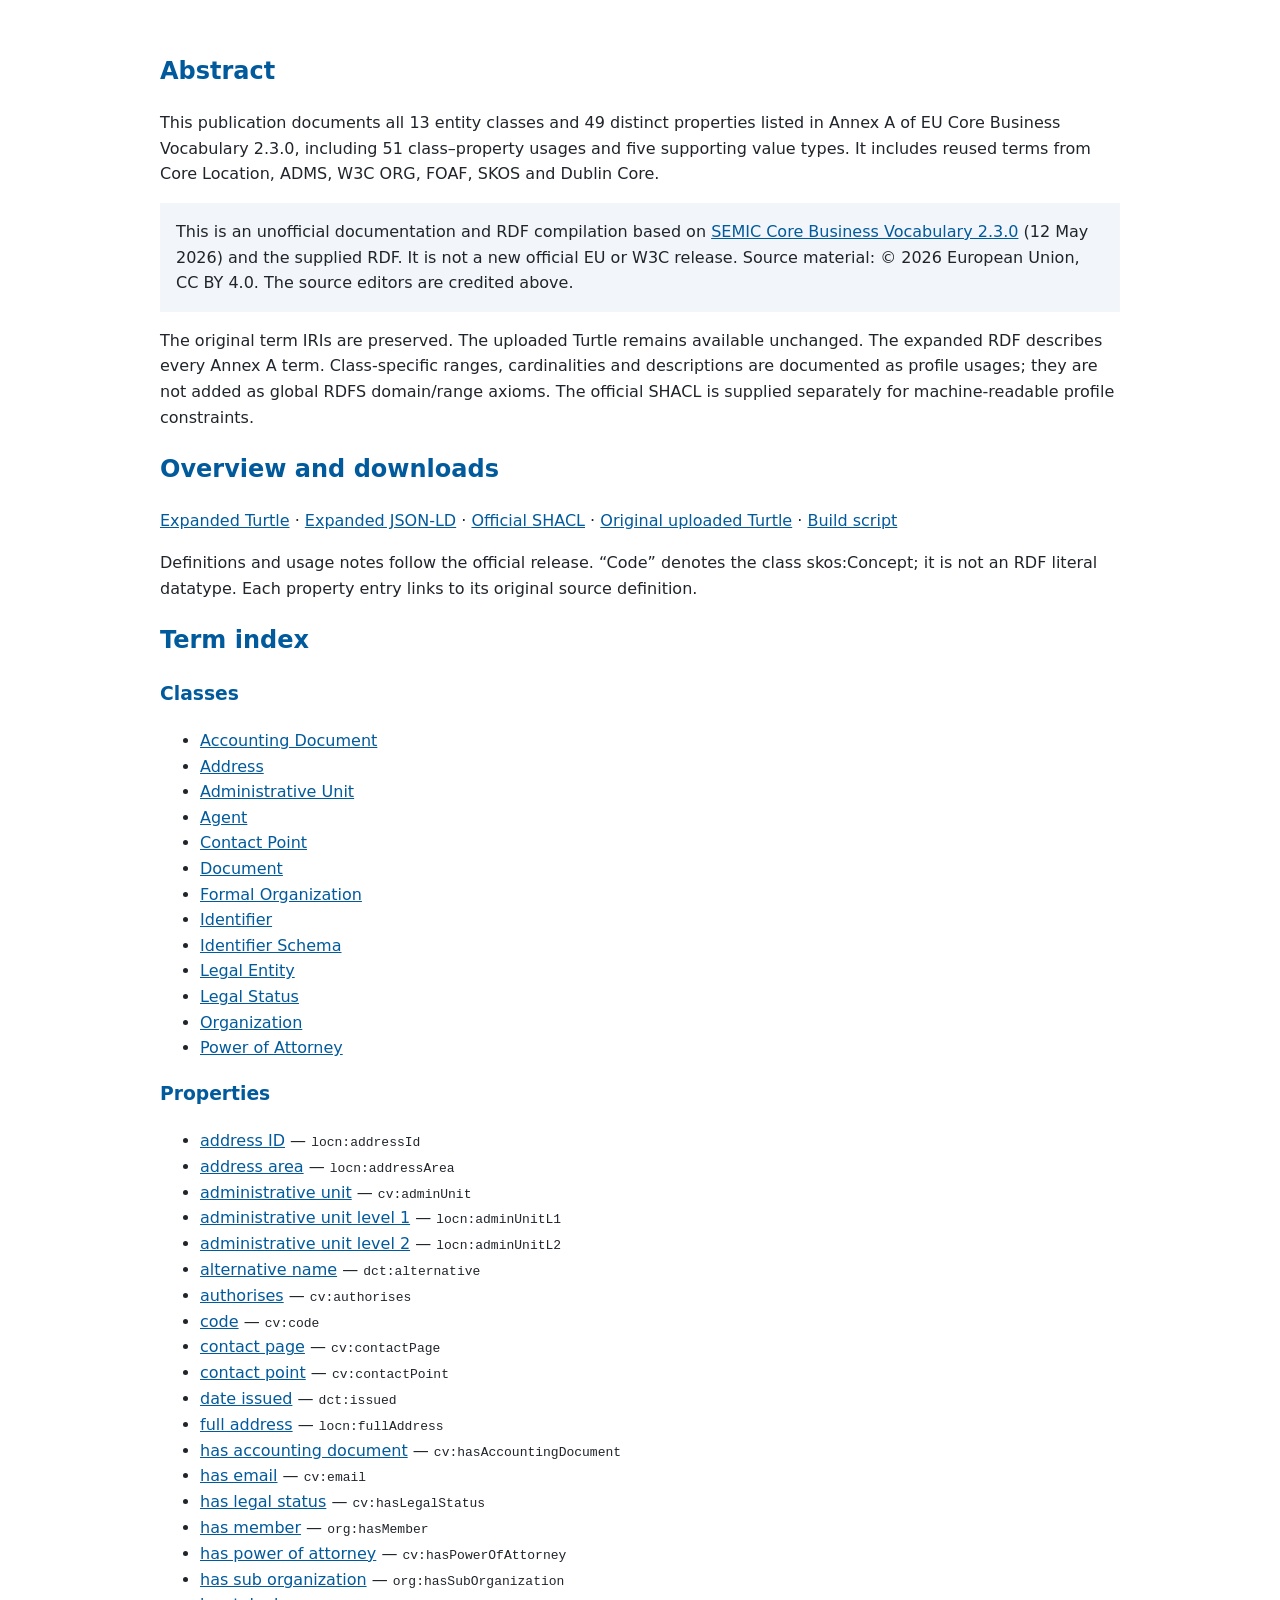
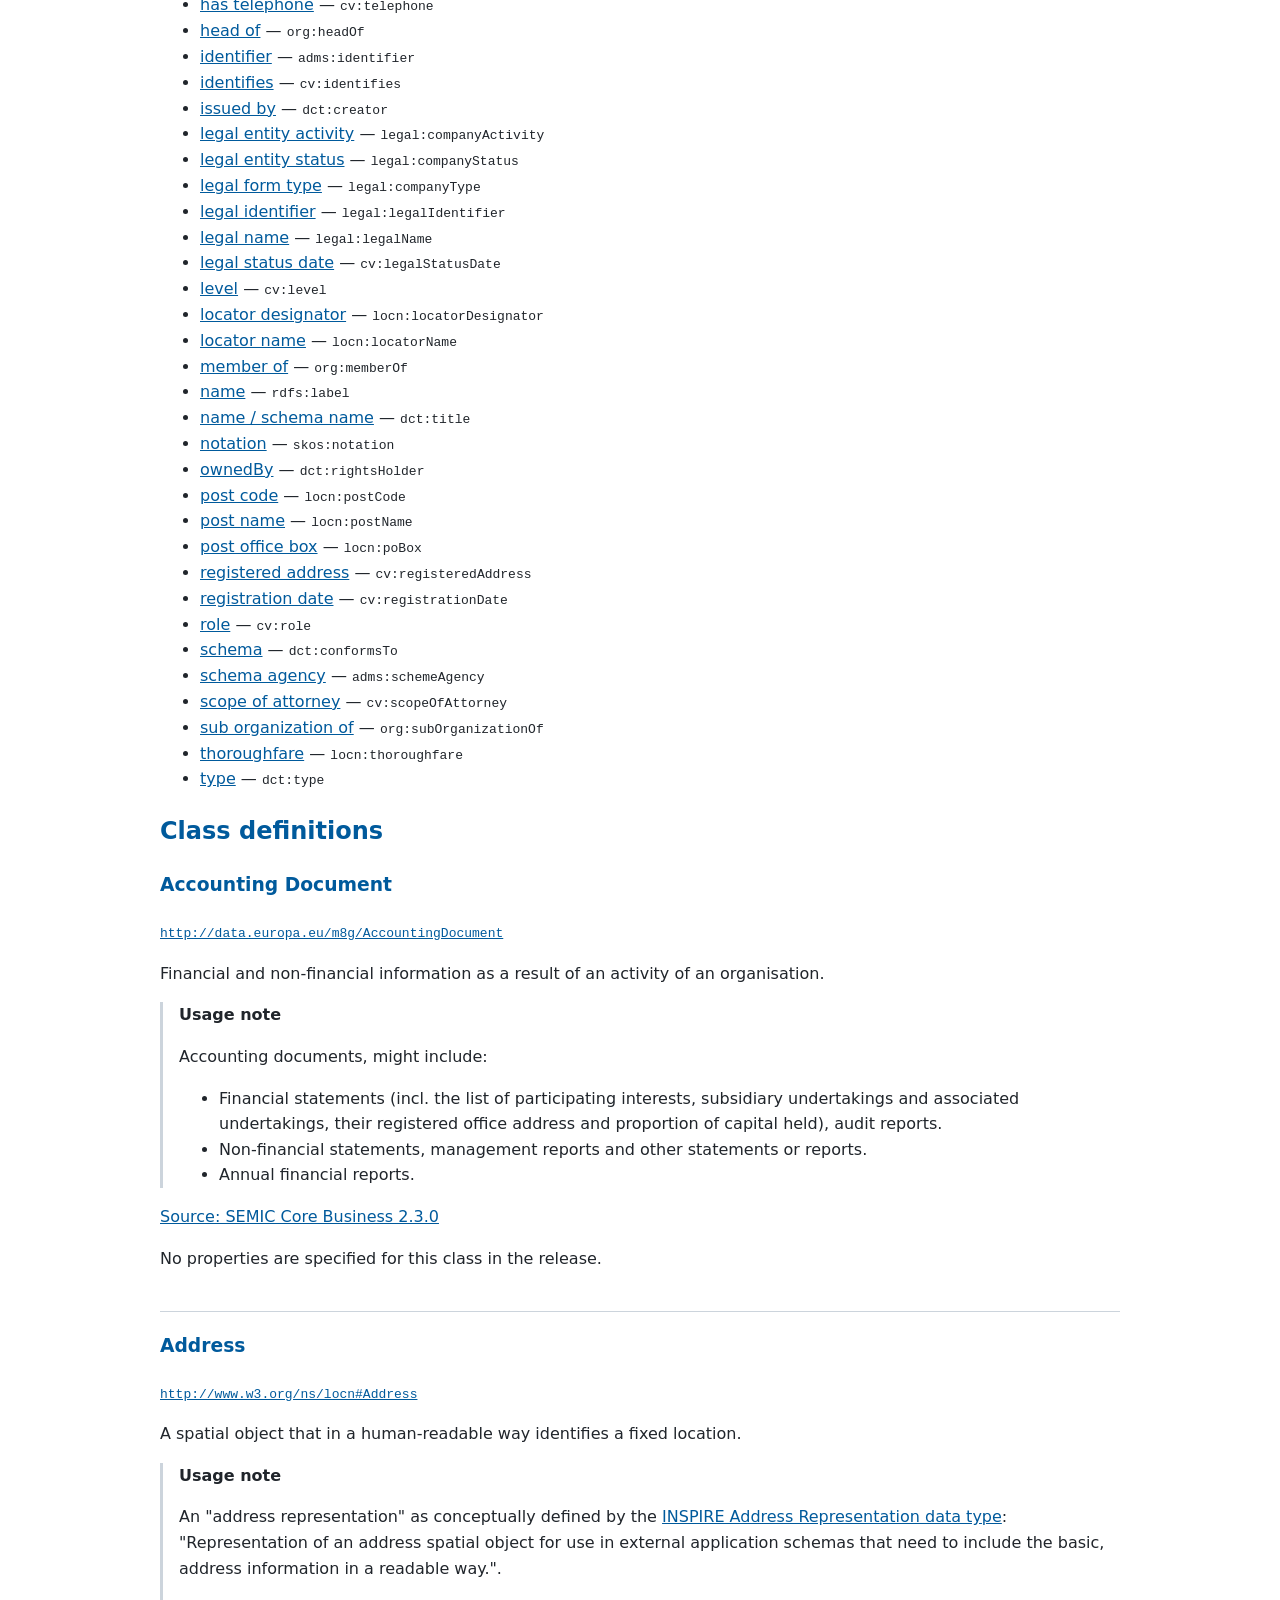
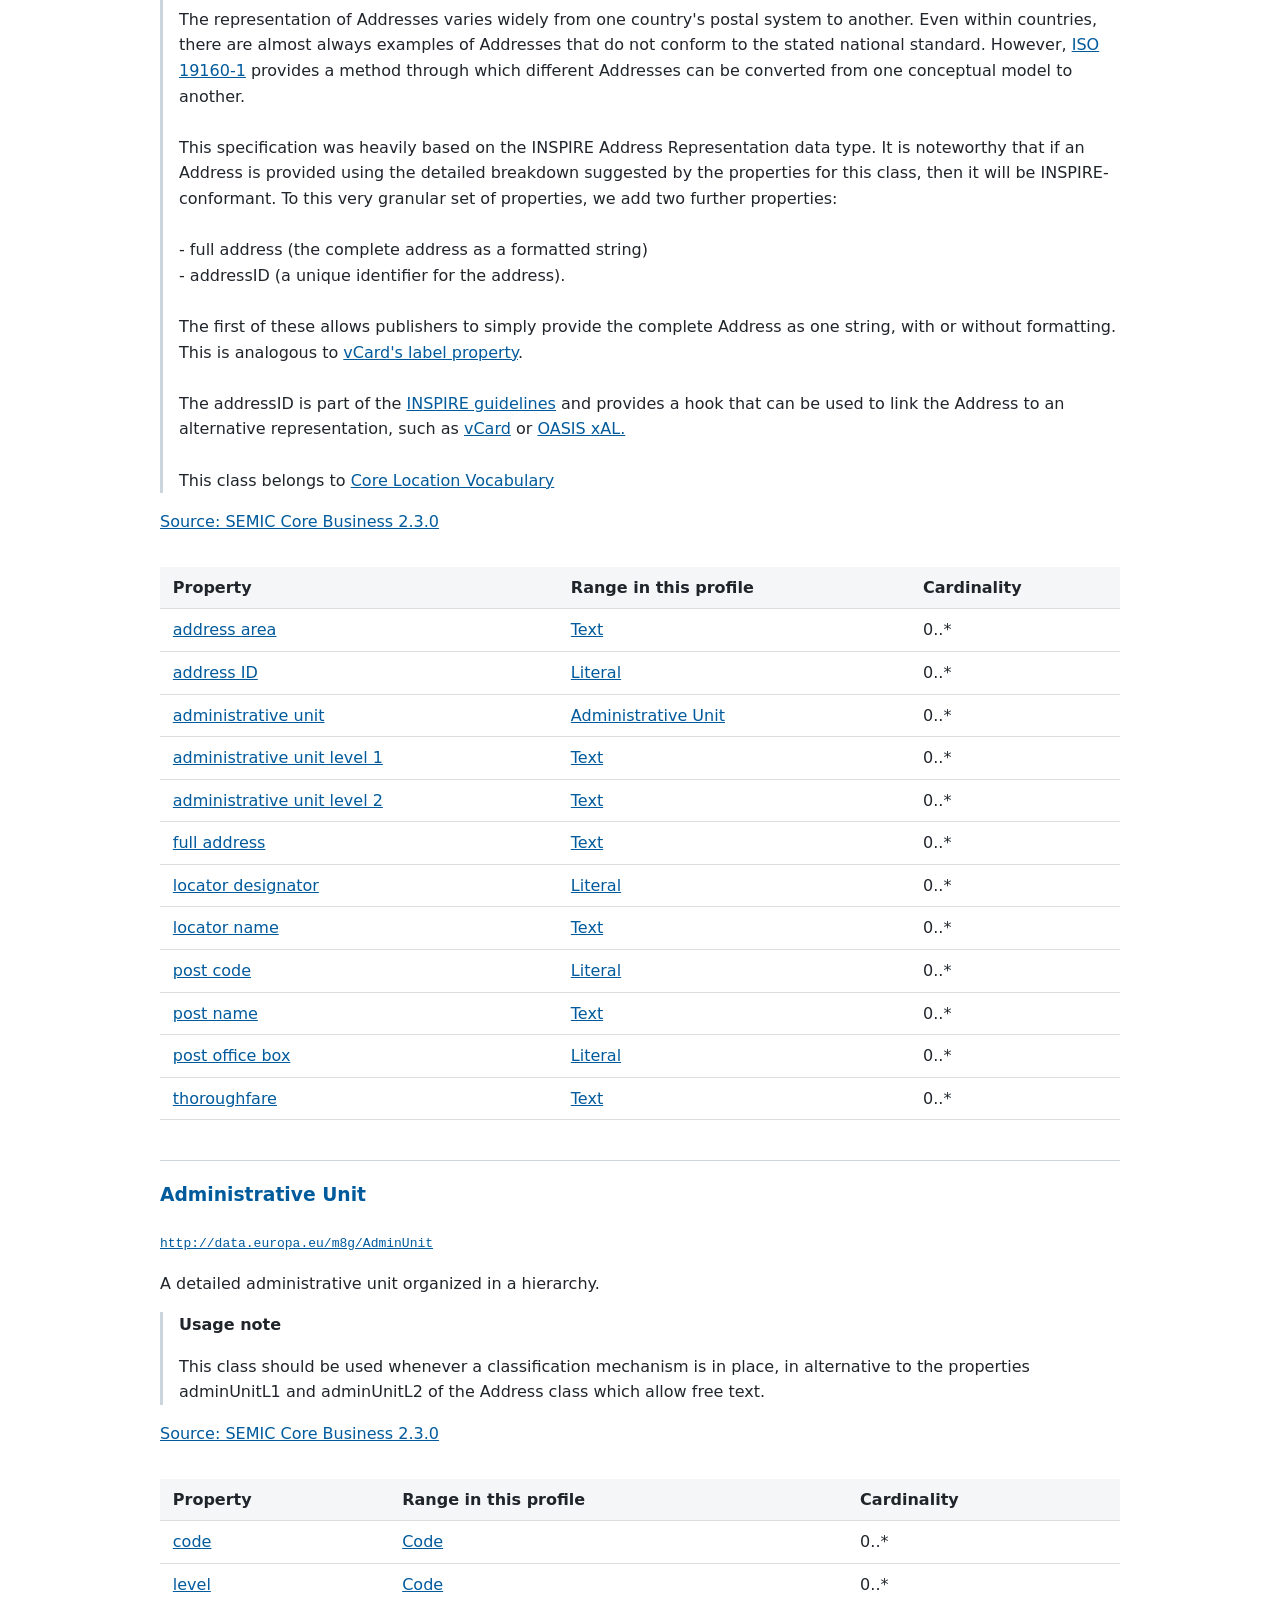
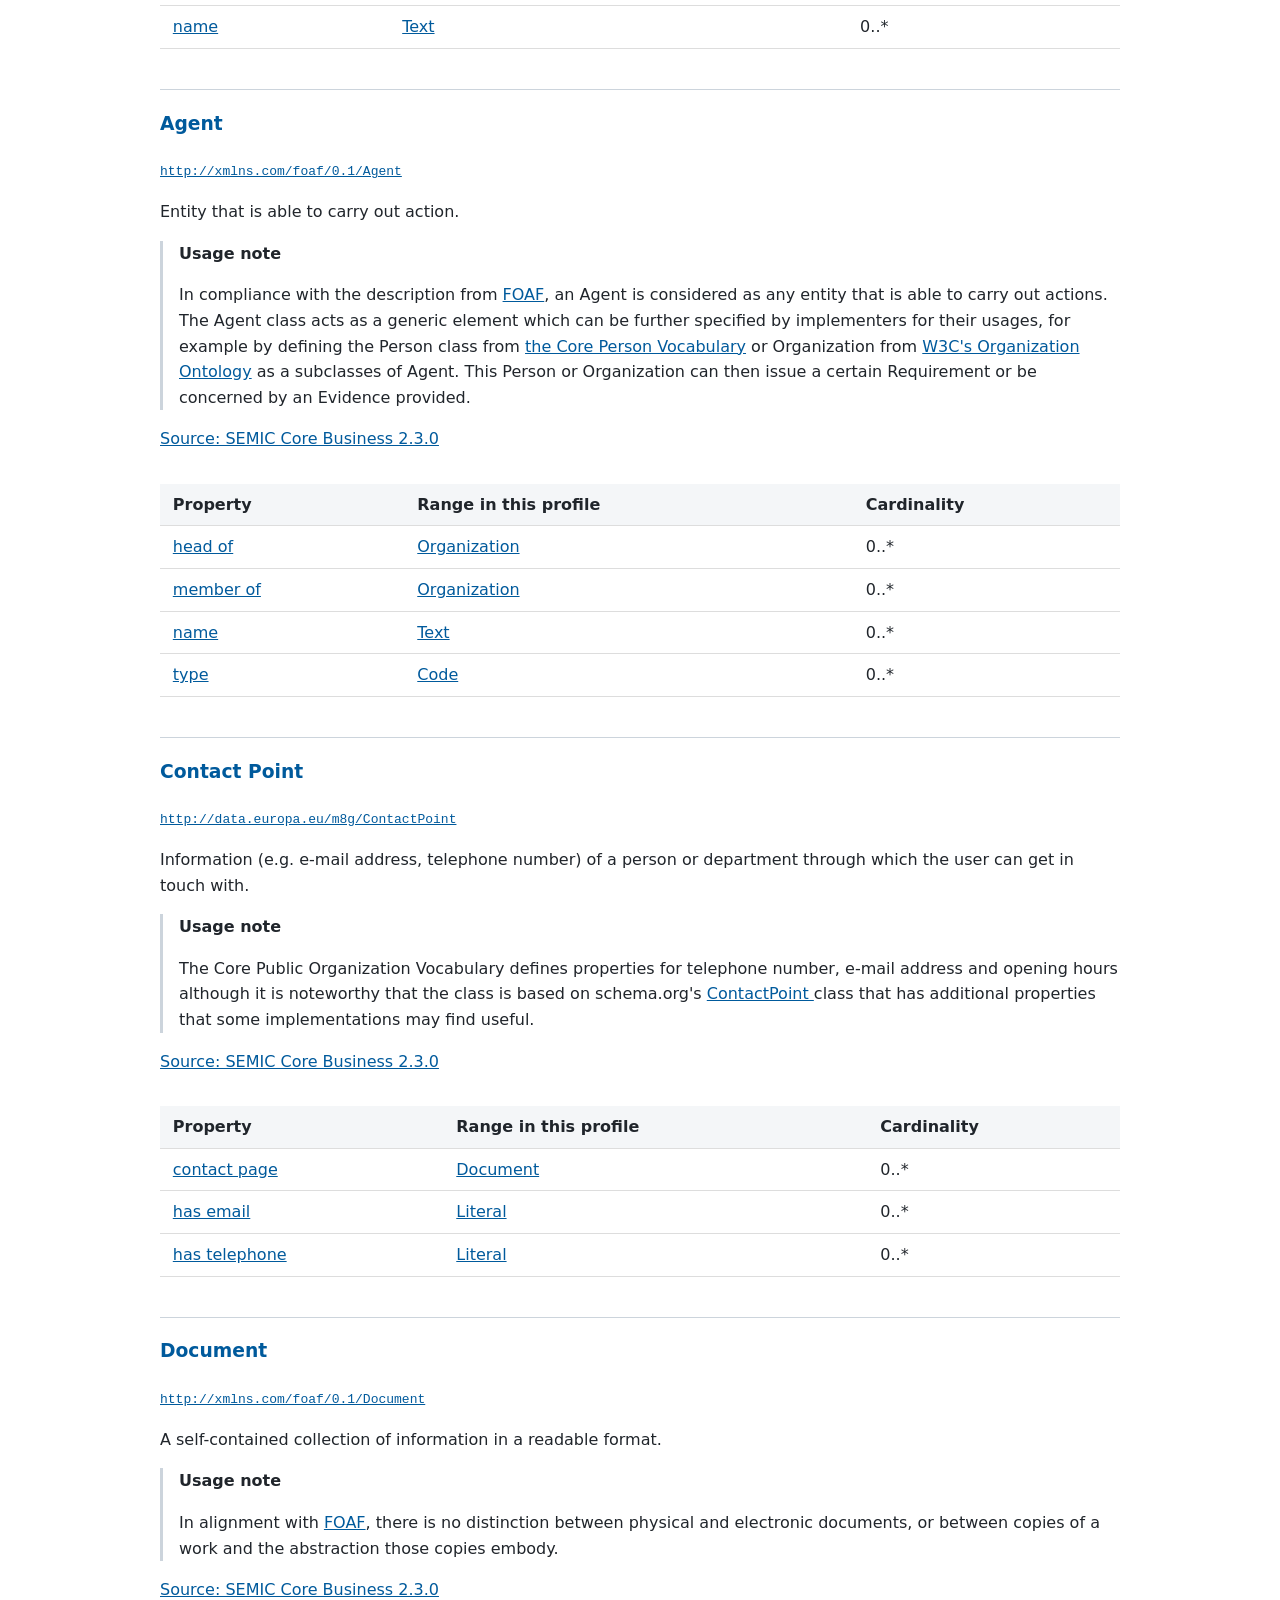
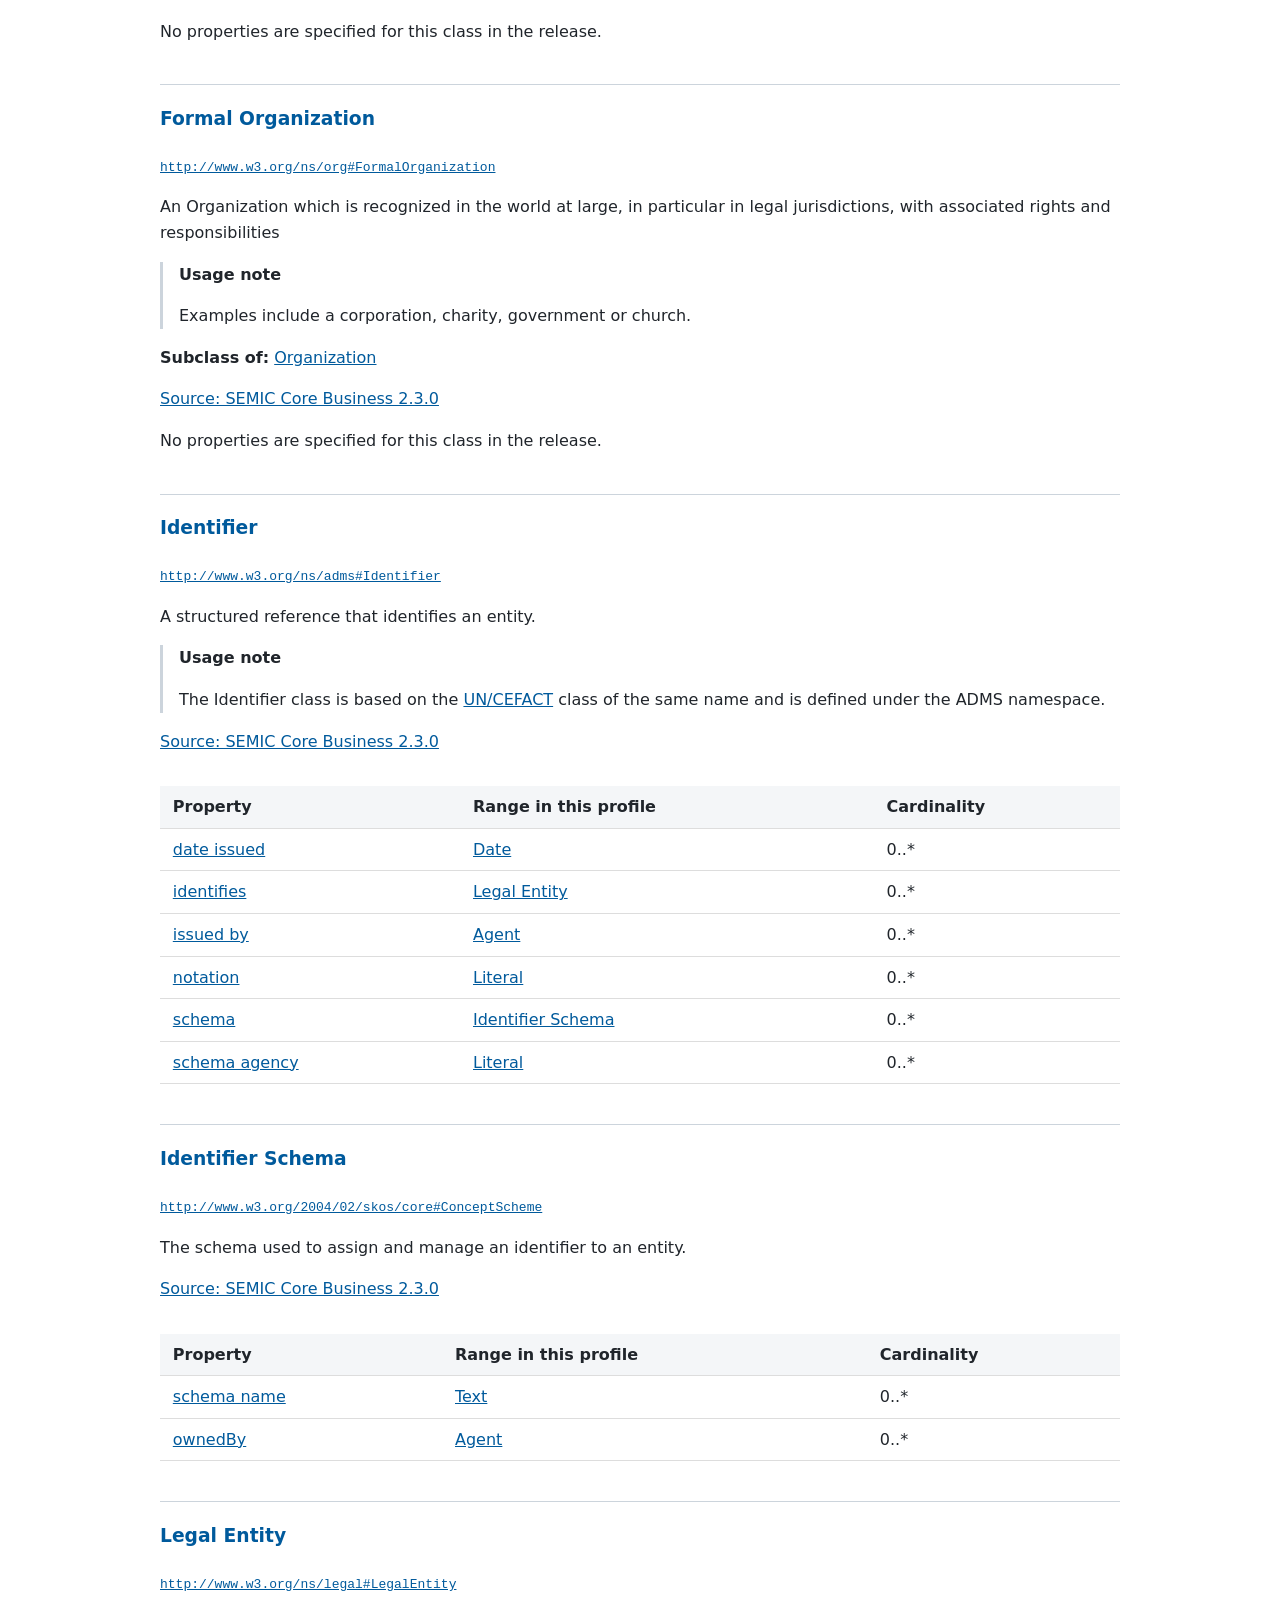
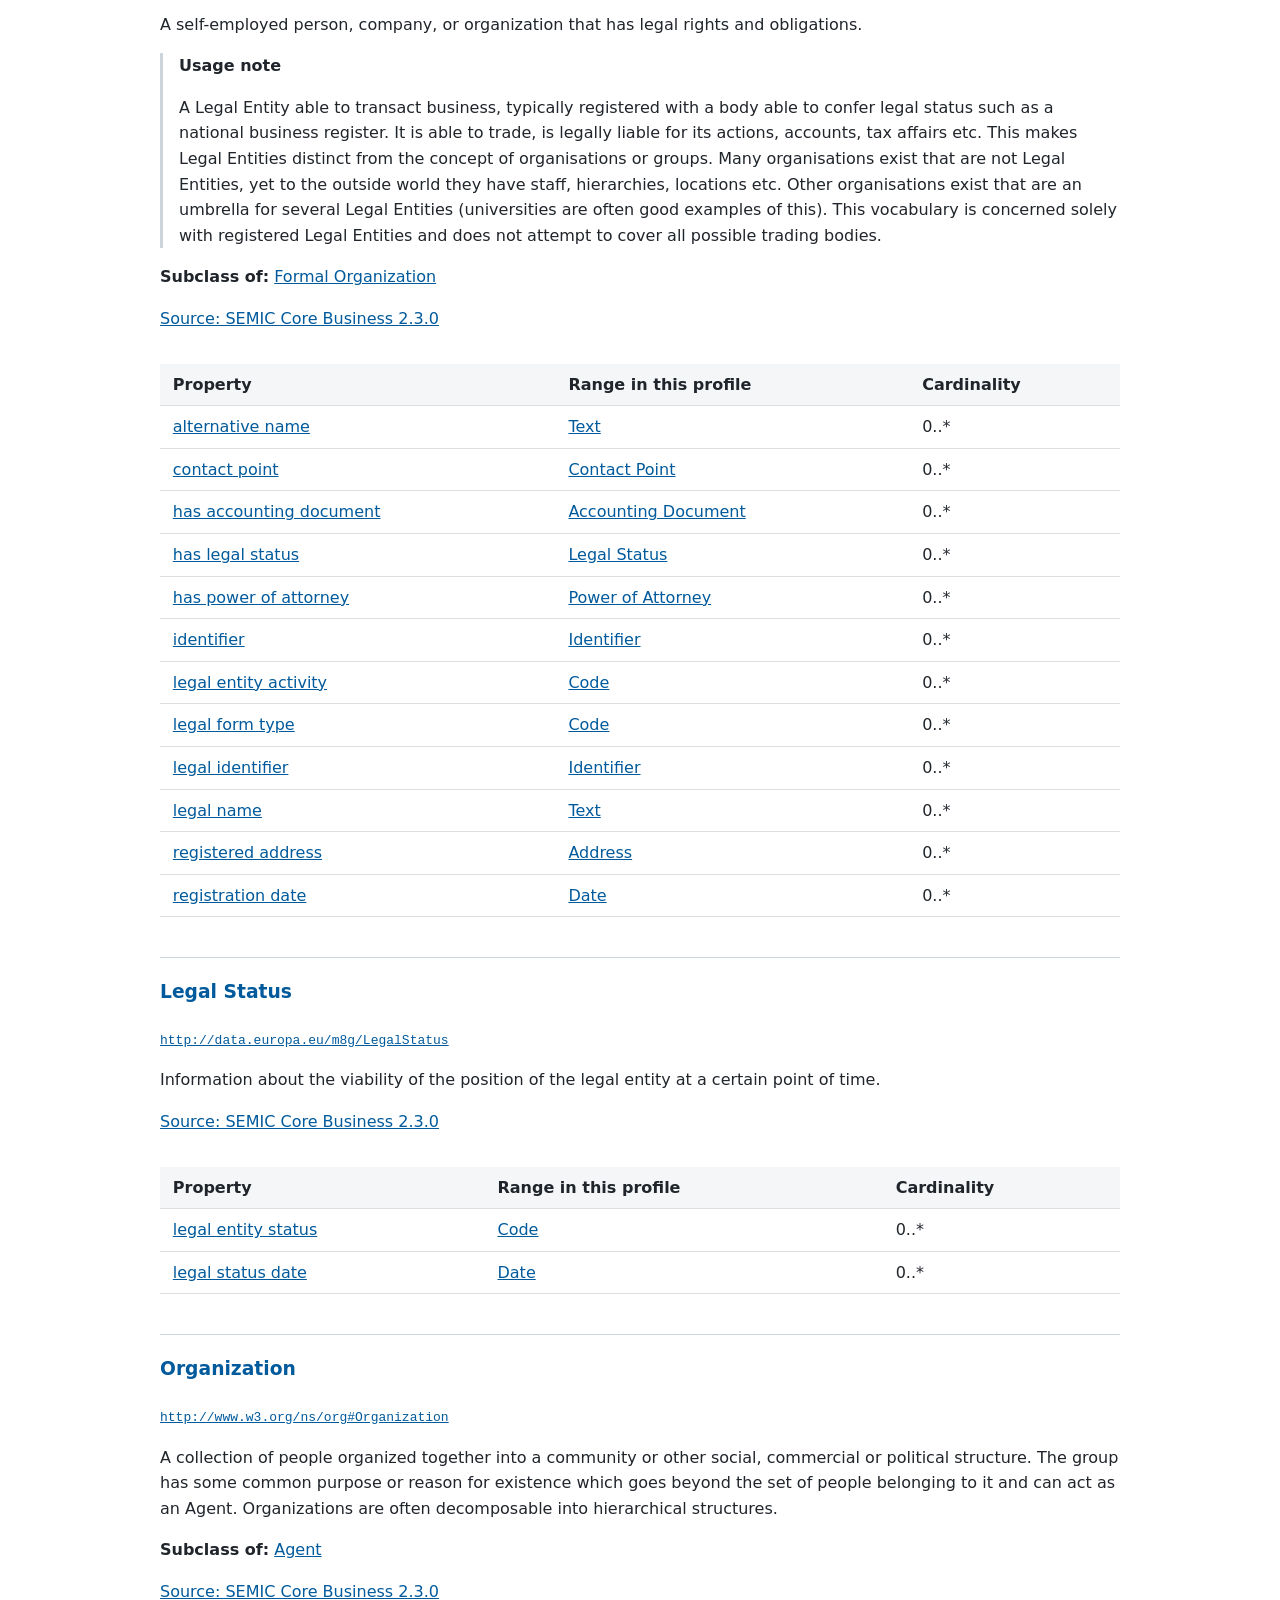
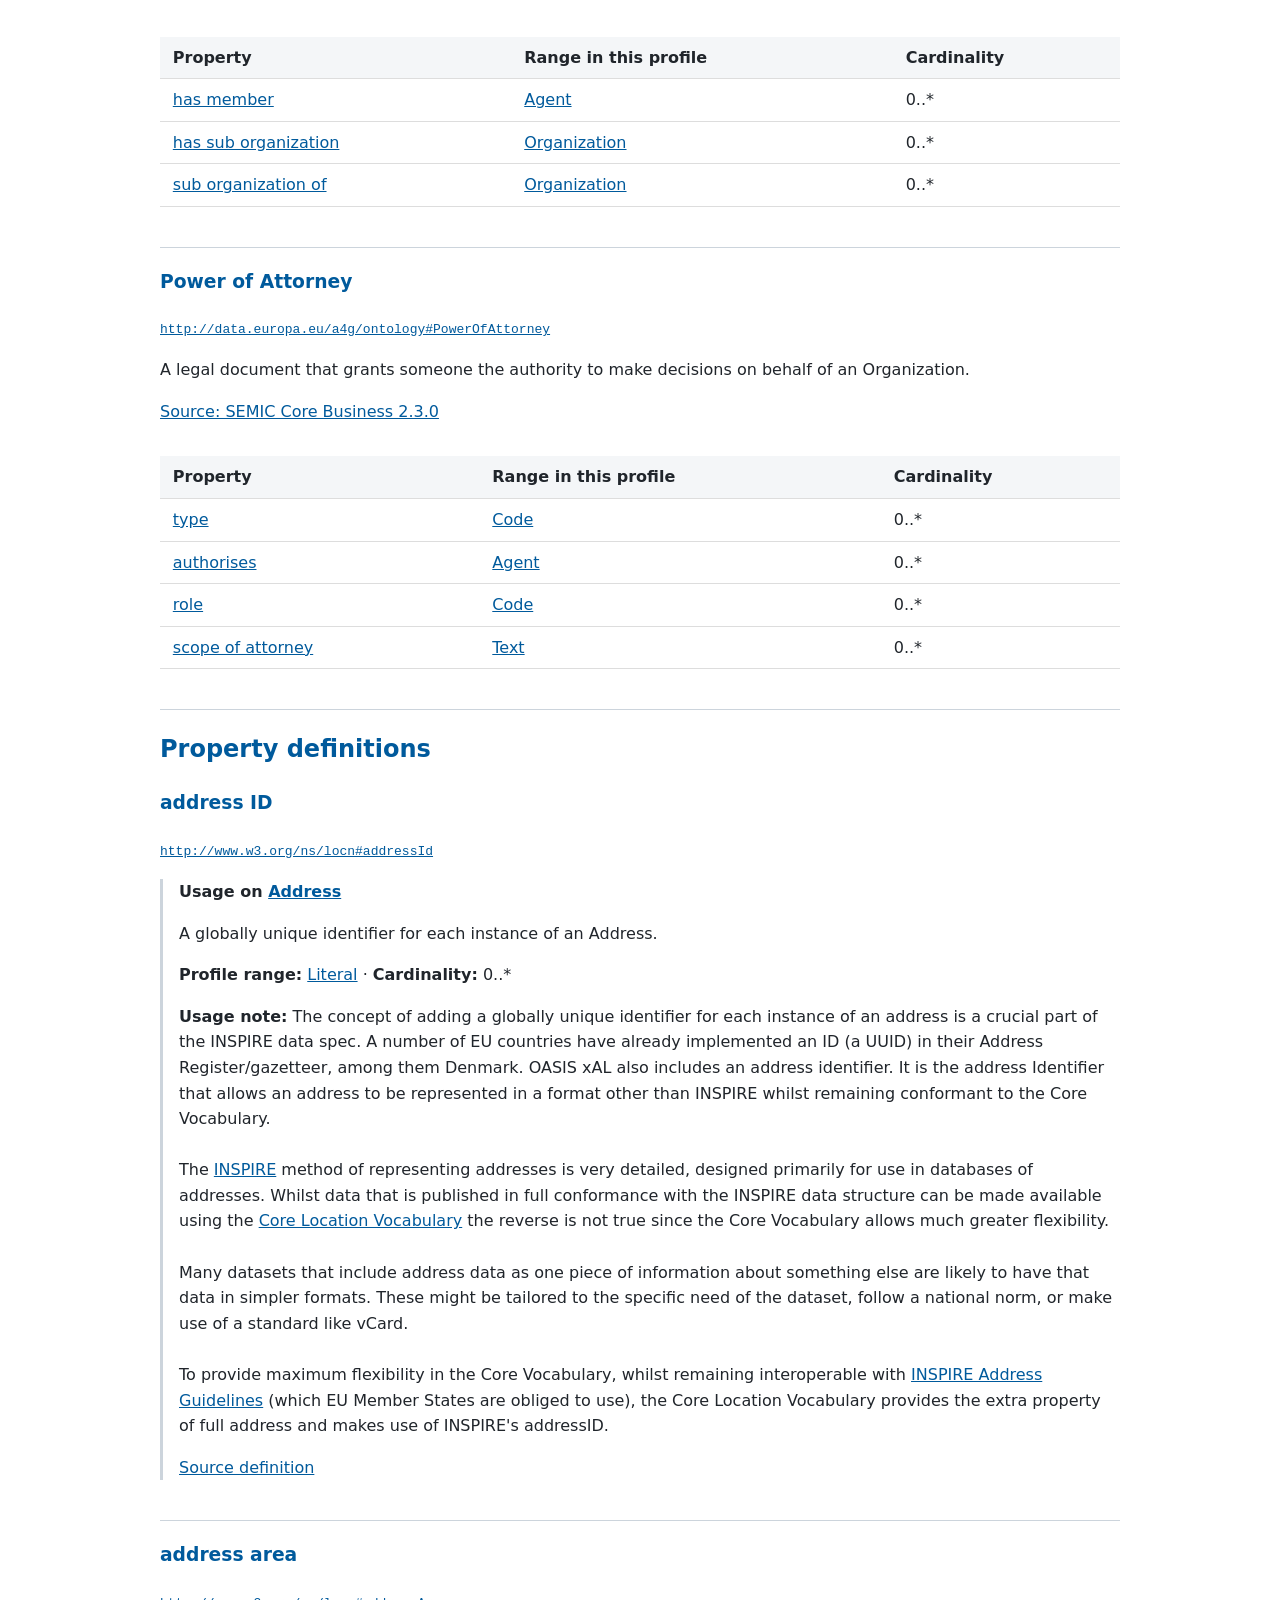
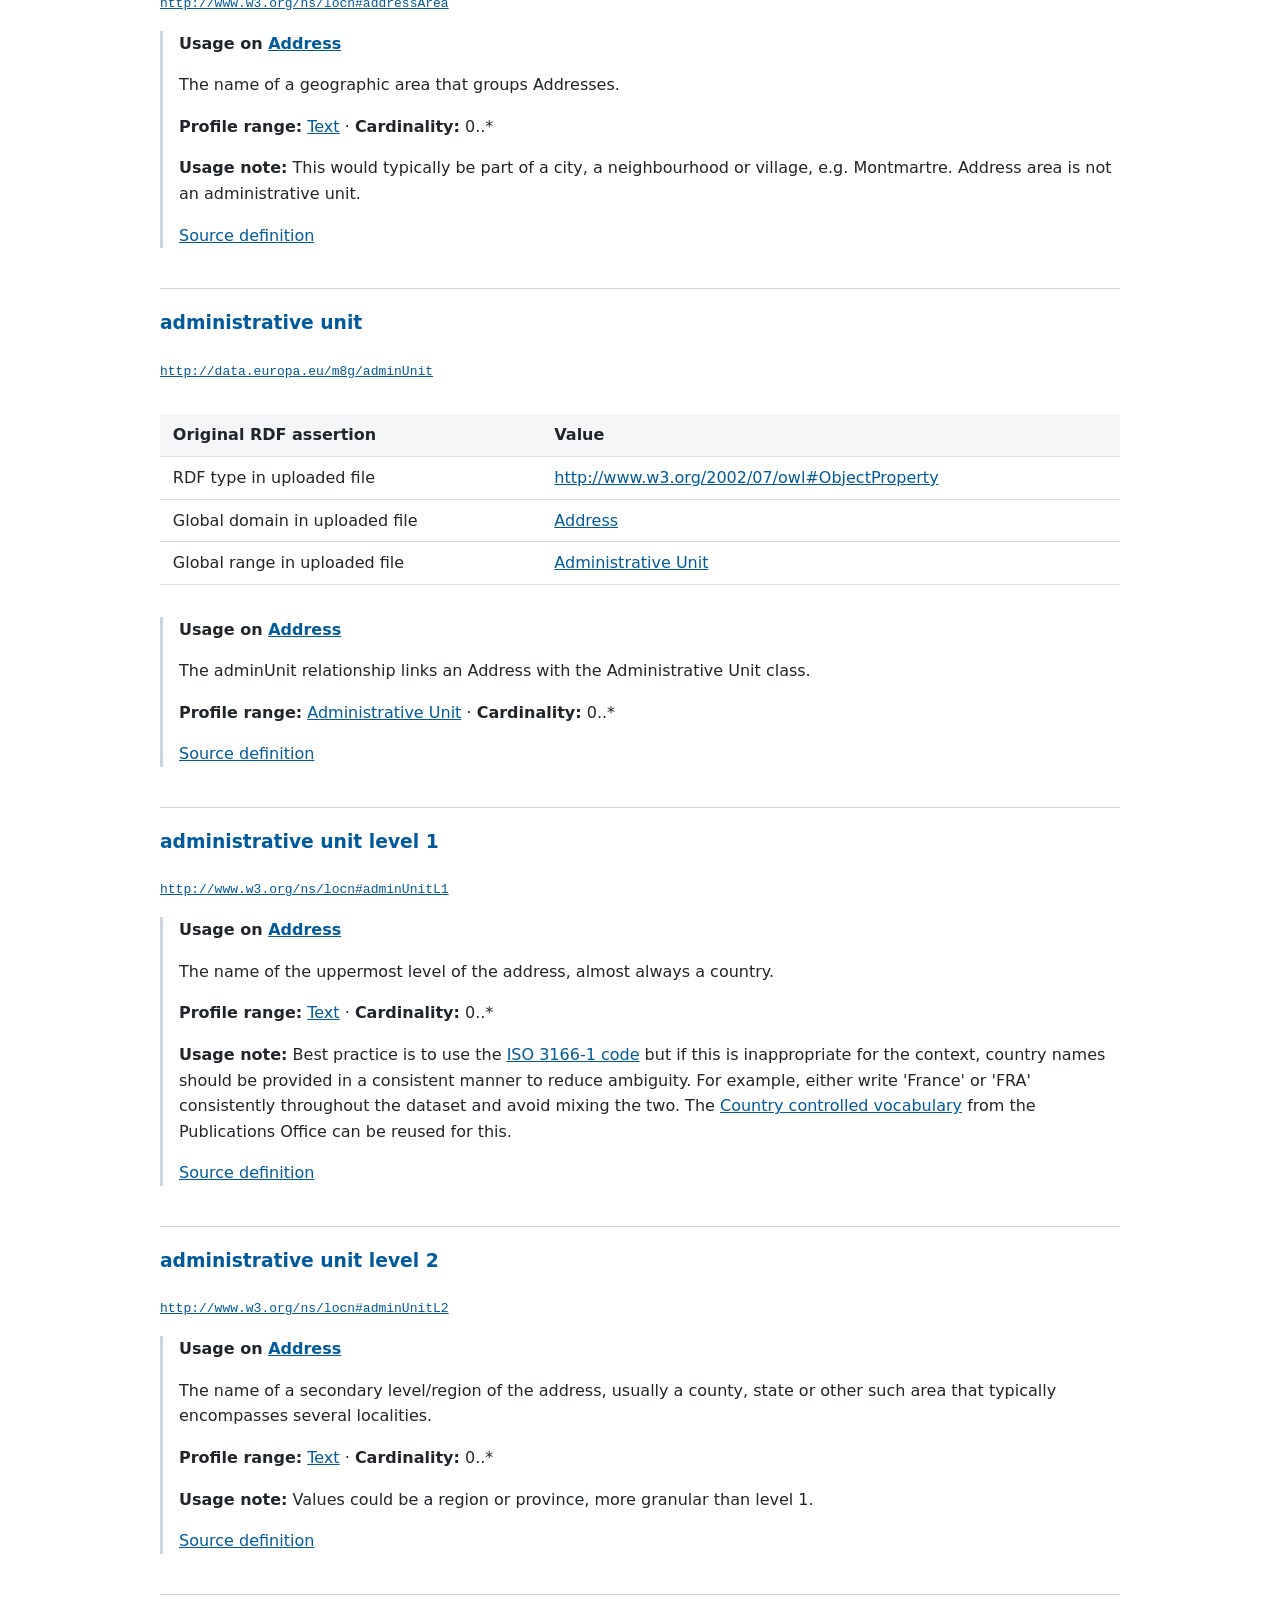
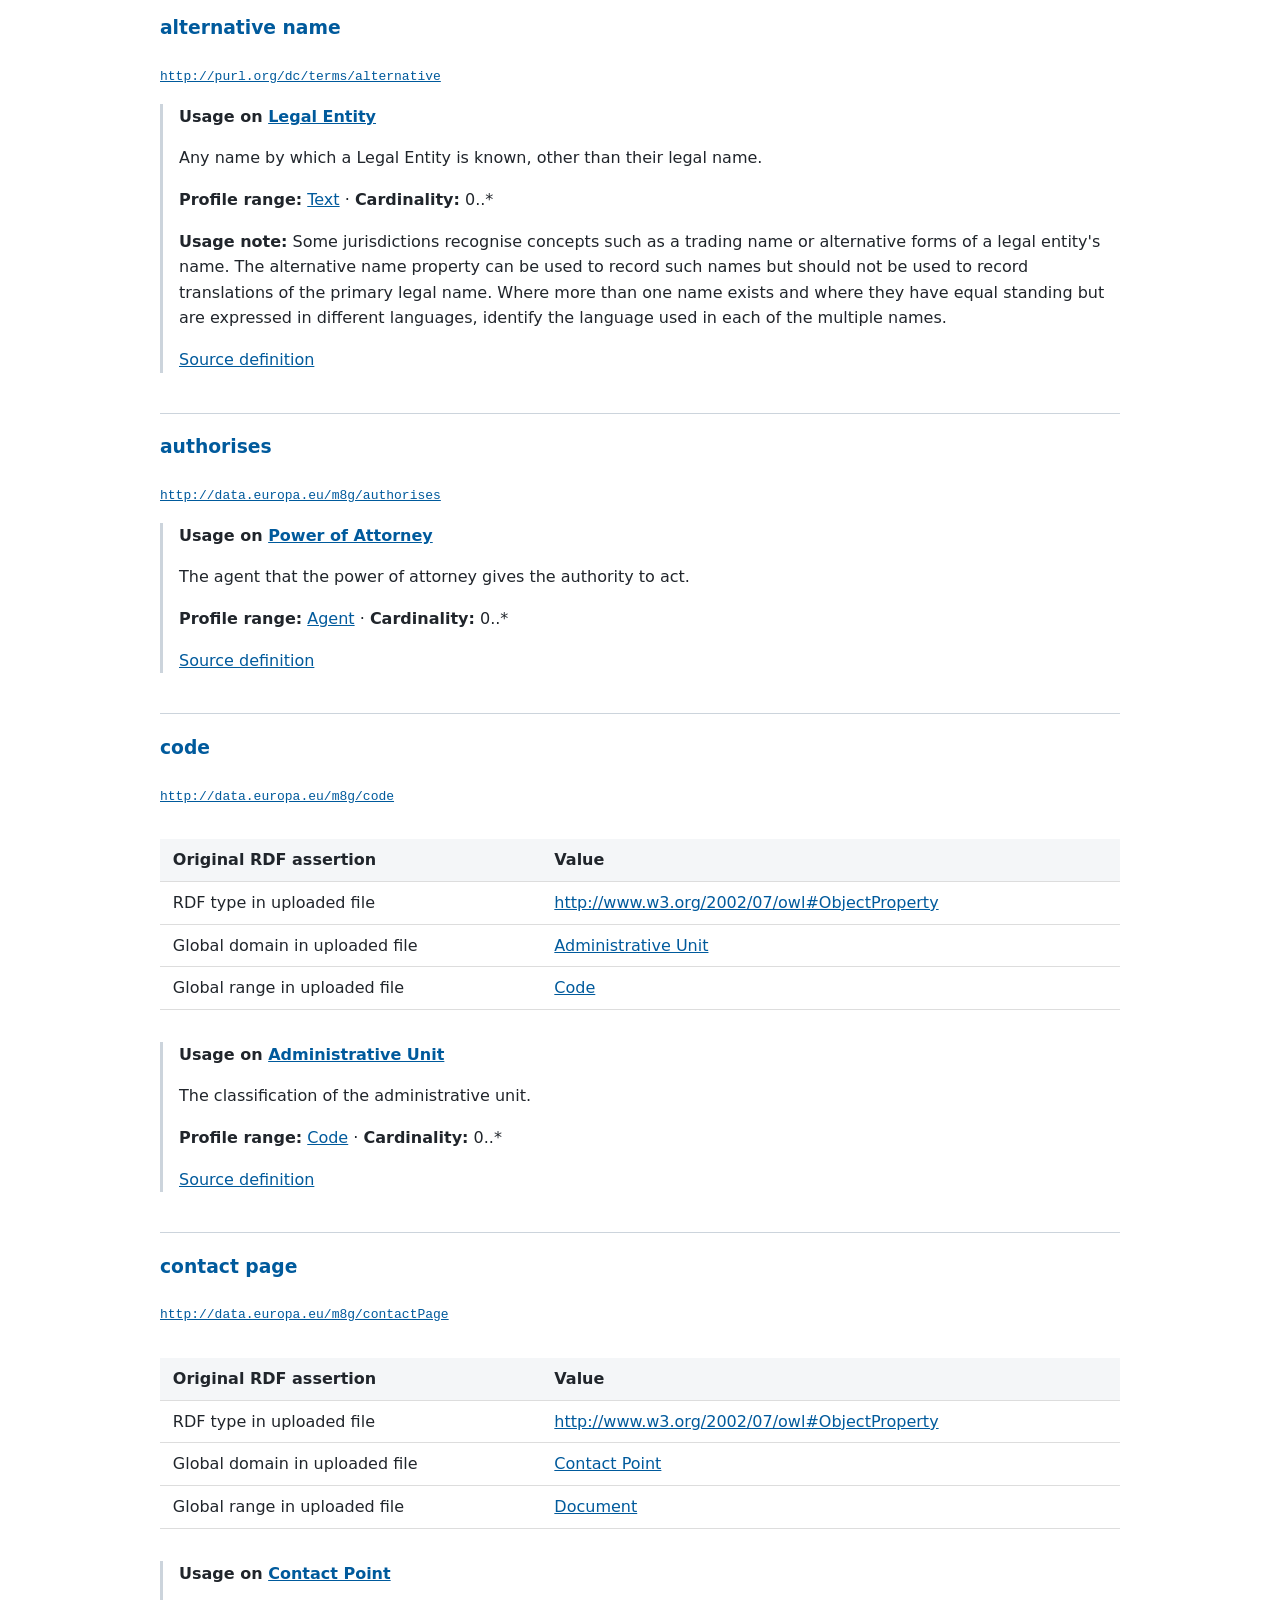
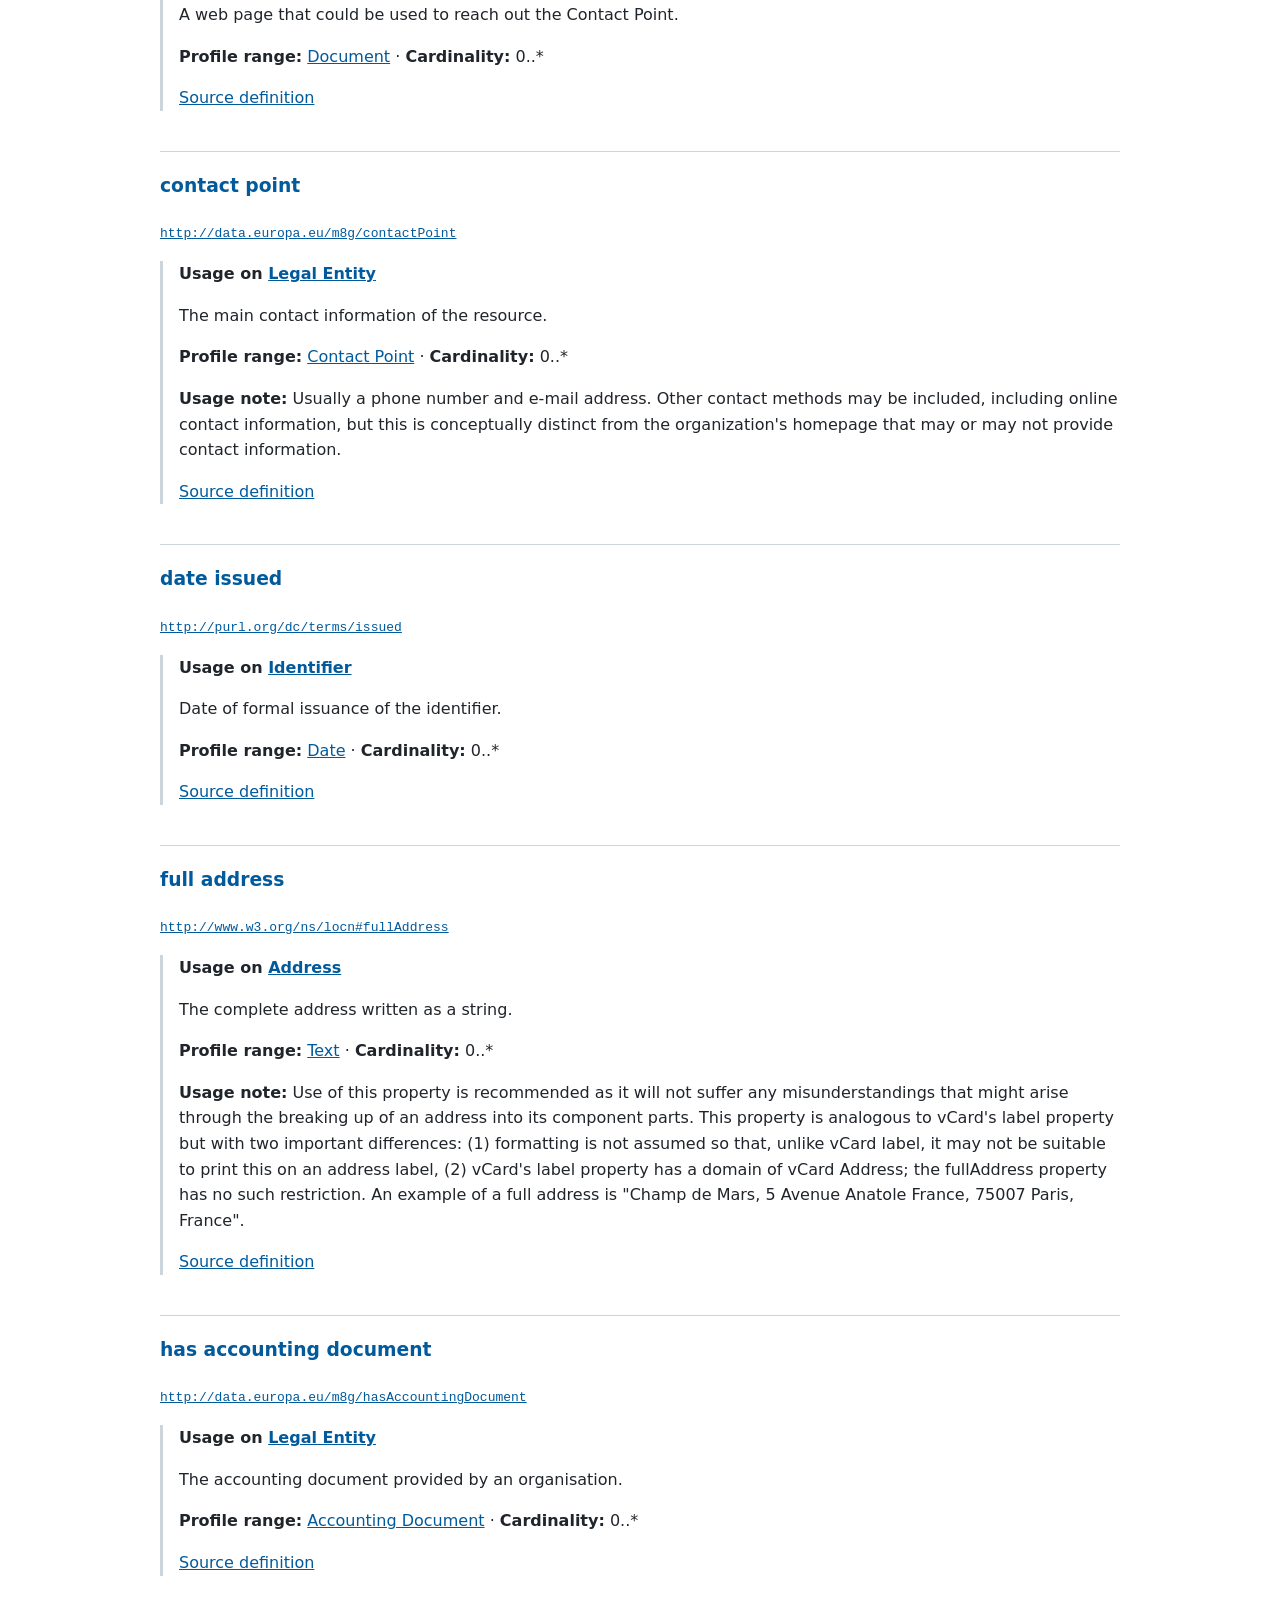
<file: docs/core-business/index.html>
<!DOCTYPE html><html lang="en"><head><meta charset="utf-8"><meta name="viewport" content="width=device-width,initial-scale=1"><title>EU Core Business Vocabulary</title><script class="remove" src="https://www.w3.org/Tools/respec/respec-w3c"></script><script class="remove">var respecConfig={"specStatus": "unofficial", "shortName": "eu-core-business", "thisVersion": "https://jgmikael.github.io/docs/core-business/", "latestVersion": "https://jgmikael.github.io/docs/core-business/", "editors": [{"name": "Anastasia Sofou", "company": "European Commission"}, {"name": "Arthur Schiltz", "company": "PwC EU Services"}, {"name": "Bert Van Nuffelen", "company": "Digital Flanders"}, {"name": "Emidio Stani", "company": "PwC EU Services"}, {"name": "Emiel Dhondt", "company": "Digital Flanders"}, {"name": "Faruk Karabulut", "company": "PwC EU Services"}, {"name": "Florian Barthelemy", "company": "PwC EU Services"}, {"name": "Jitse De Cock", "company": "PwC EU Services"}, {"name": "Pavlina Fragkou", "company": "European Commission"}], "publishDate": "2026-10-14", "license": "cc-by", "doRDFa": false, "alternateFormats": [{"uri": "vocabulary.ttl", "label": "Expanded Turtle"}, {"uri": "vocabulary.jsonld", "label": "Expanded JSON-LD"}, {"uri": "source-shapes-2.3.0.ttl", "label": "Official SHACL 2.3.0"}]};</script><style>body{font-family:system-ui,sans-serif;line-height:1.6;max-width:60em;margin:auto;padding:2em;color:#20252b}h1,h2,h3{color:#005a9c}a{color:#005a9c}code{overflow-wrap:anywhere}.table-wrap{overflow-x:auto}.def{border-collapse:collapse;width:100%;margin:1em 0}.def th,.def td{padding:.5em .8em;text-align:left;border-bottom:1px solid #ddd;vertical-align:top}.def th{background:#f4f6f8}.terms>section{border-bottom:1px solid #ccd4dc;padding-bottom:1.5em}.scope{border-left:3px solid #ccd4dc;padding-left:1em;margin:1em 0}.notice{background:#f2f6fa;padding:1em}</style></head><body><section id="abstract"><h2>Abstract</h2><p>This publication documents all 13 entity classes and 49 distinct properties listed in Annex A of EU Core Business Vocabulary 2.3.0, including 51 class–property usages and five supporting value types. It includes reused terms from Core Location, ADMS, W3C ORG, FOAF, SKOS and Dublin Core.</p></section><section id="sotd"><p class="notice">This is an unofficial documentation and RDF compilation based on <a href="https://semiceu.github.io/Core-Business-Vocabulary/releases/2.3.0/">SEMIC Core Business Vocabulary 2.3.0</a> (12 May 2026) and the supplied RDF. It is not a new official EU or W3C release. Source material: © 2026 European Union, CC BY 4.0. The source editors are credited above.</p><p>The original term IRIs are preserved. The uploaded Turtle remains available unchanged. The expanded RDF describes every Annex A term. Class-specific ranges, cardinalities and descriptions are documented as profile usages; they are not added as global RDFS domain/range axioms. The official SHACL is supplied separately for machine-readable profile constraints.</p></section><section id="overview"><h2>Overview and downloads</h2><p><a href="vocabulary.ttl">Expanded Turtle</a> · <a href="vocabulary.jsonld">Expanded JSON-LD</a> · <a href="source-shapes-2.3.0.ttl">Official SHACL</a> · <a href="core-business-ap.ttl">Original uploaded Turtle</a> · <a href="build.py">Build script</a></p><p>Definitions and usage notes follow the official release. “Code” denotes the class skos:Concept; it is not an RDF literal datatype. Each property entry links to its original source definition.</p></section><section id="term-index"><h2>Term index</h2><h3>Classes</h3><ul><li><a href="#AccountingDocument">Accounting Document</a></li><li><a href="#Address">Address</a></li><li><a href="#AdminUnit">Administrative Unit</a></li><li><a href="#Agent">Agent</a></li><li><a href="#ContactPoint">Contact Point</a></li><li><a href="#Document">Document</a></li><li><a href="#FormalOrganization">Formal Organization</a></li><li><a href="#Identifier">Identifier</a></li><li><a href="#ConceptScheme">Identifier Schema</a></li><li><a href="#LegalEntity">Legal Entity</a></li><li><a href="#LegalStatus">Legal Status</a></li><li><a href="#Organization">Organization</a></li><li><a href="#PowerOfAttorney">Power of Attorney</a></li></ul><h3>Properties</h3><ul><li><a href="#addressId">address ID</a> — <code>locn:addressId</code></li><li><a href="#addressArea">address area</a> — <code>locn:addressArea</code></li><li><a href="#adminUnit">administrative unit</a> — <code>cv:adminUnit</code></li><li><a href="#adminUnitL1">administrative unit level 1</a> — <code>locn:adminUnitL1</code></li><li><a href="#adminUnitL2">administrative unit level 2</a> — <code>locn:adminUnitL2</code></li><li><a href="#alternative">alternative name</a> — <code>dct:alternative</code></li><li><a href="#authorises">authorises</a> — <code>cv:authorises</code></li><li><a href="#code">code</a> — <code>cv:code</code></li><li><a href="#contactPage">contact page</a> — <code>cv:contactPage</code></li><li><a href="#contactPoint">contact point</a> — <code>cv:contactPoint</code></li><li><a href="#issued">date issued</a> — <code>dct:issued</code></li><li><a href="#fullAddress">full address</a> — <code>locn:fullAddress</code></li><li><a href="#hasAccountingDocument">has accounting document</a> — <code>cv:hasAccountingDocument</code></li><li><a href="#email">has email</a> — <code>cv:email</code></li><li><a href="#hasLegalStatus">has legal status</a> — <code>cv:hasLegalStatus</code></li><li><a href="#hasMember">has member</a> — <code>org:hasMember</code></li><li><a href="#hasPowerOfAttorney">has power of attorney</a> — <code>cv:hasPowerOfAttorney</code></li><li><a href="#hasSubOrganization">has sub organization</a> — <code>org:hasSubOrganization</code></li><li><a href="#telephone">has telephone</a> — <code>cv:telephone</code></li><li><a href="#headOf">head of</a> — <code>org:headOf</code></li><li><a href="#identifier">identifier</a> — <code>adms:identifier</code></li><li><a href="#identifies">identifies</a> — <code>cv:identifies</code></li><li><a href="#creator">issued by</a> — <code>dct:creator</code></li><li><a href="#companyActivity">legal entity activity</a> — <code>legal:companyActivity</code></li><li><a href="#companyStatus">legal entity status</a> — <code>legal:companyStatus</code></li><li><a href="#companyType">legal form type</a> — <code>legal:companyType</code></li><li><a href="#legalIdentifier">legal identifier</a> — <code>legal:legalIdentifier</code></li><li><a href="#legalName">legal name</a> — <code>legal:legalName</code></li><li><a href="#legalStatusDate">legal status date</a> — <code>cv:legalStatusDate</code></li><li><a href="#level">level</a> — <code>cv:level</code></li><li><a href="#locatorDesignator">locator designator</a> — <code>locn:locatorDesignator</code></li><li><a href="#locatorName">locator name</a> — <code>locn:locatorName</code></li><li><a href="#memberOf">member of</a> — <code>org:memberOf</code></li><li><a href="#label">name</a> — <code>rdfs:label</code></li><li><a href="#title">name / schema name</a> — <code>dct:title</code></li><li><a href="#notation">notation</a> — <code>skos:notation</code></li><li><a href="#rightsHolder">ownedBy</a> — <code>dct:rightsHolder</code></li><li><a href="#postCode">post code</a> — <code>locn:postCode</code></li><li><a href="#postName">post name</a> — <code>locn:postName</code></li><li><a href="#poBox">post office box</a> — <code>locn:poBox</code></li><li><a href="#registeredAddress">registered address</a> — <code>cv:registeredAddress</code></li><li><a href="#registrationDate">registration date</a> — <code>cv:registrationDate</code></li><li><a href="#role">role</a> — <code>cv:role</code></li><li><a href="#conformsTo">schema</a> — <code>dct:conformsTo</code></li><li><a href="#schemeAgency">schema agency</a> — <code>adms:schemeAgency</code></li><li><a href="#scopeOfAttorney">scope of attorney</a> — <code>cv:scopeOfAttorney</code></li><li><a href="#subOrganizationOf">sub organization of</a> — <code>org:subOrganizationOf</code></li><li><a href="#thoroughfare">thoroughfare</a> — <code>locn:thoroughfare</code></li><li><a href="#type">type</a> — <code>dct:type</code></li></ul></section><section class="terms" id="classes"><h2>Class definitions</h2><section id="AccountingDocument"><h3>Accounting Document</h3><p><a href="http://data.europa.eu/m8g/AccountingDocument"><code>http://data.europa.eu/m8g/AccountingDocument</code></a></p><div>Financial and non-financial information as a result of an activity of an organisation.</div><div class="scope"><p><strong>Usage note</strong></p>Accounting documents, might include:
<ul>
<li> Financial statements (incl. the list of participating interests, subsidiary undertakings and associated undertakings, their registered office address and proportion of capital held), audit reports.</li>
<li> Non-financial statements, management reports and other statements or reports.</li>
<li> Annual financial reports.</li>
</ul></div><p><a href="https://semiceu.github.io/Core-Business-Vocabulary/releases/2.3.0/#AccountingDocument">Source: SEMIC Core Business 2.3.0</a></p><p>No properties are specified for this class in the release.</p></section><section id="Address"><h3>Address</h3><p><a href="http://www.w3.org/ns/locn#Address"><code>http://www.w3.org/ns/locn#Address</code></a></p><div>A spatial object that in a human-readable way identifies a fixed location.</div><div class="scope"><p><strong>Usage note</strong></p>An "address representation" as conceptually defined by the <a href="https://knowledge-base.inspire.ec.europa.eu/publications/inspire-data-specification-addresses-technical-guidelines_en">INSPIRE Address Representation data type</a>: "Representation of an address spatial object for use in external application schemas that need to include the basic, address information in a readable way.".
<br/><br/>
The representation of Addresses varies widely from one country's postal system to another. Even within countries, there are almost always examples of Addresses that do not conform to the stated national standard. However, <a href="https://www.iso.org/standard/61710.html">ISO 19160-1</a> provides a method through which different Addresses can be converted from one conceptual model to another.
<br/><br/>
This specification was heavily based on the INSPIRE Address Representation data type. It is noteworthy that if an Address is provided using the detailed breakdown suggested by the properties for this class, then it will be INSPIRE-conformant. To this very granular set of properties, we add two further properties:
<br/><br/>
- full address (the complete address as a formatted string)<br/>
- addressID (a unique identifier for the address).
<br/><br/>
The first of these allows publishers to simply provide the complete Address as one string, with or without formatting. This is analogous to <a href="https://www.w3.org/TR/vcard-rdf/#d4e953">vCard's label property</a>.
<br/><br/>
The addressID is part of the <a href="https://knowledge-base.inspire.ec.europa.eu/index_en">INSPIRE guidelines</a> and provides a hook that can be used to link the Address to an alternative representation, such as <a href="https://www.w3.org/TR/vcard-rdf">vCard</a> or <a href="https://www.oasis-open.org/committees/ciq/ciq.html#6">OASIS xAL.</a>
<br/><br/>
This class belongs to <a href="https://semiceu.github.io/Core-Location-Vocabulary/">Core Location Vocabulary</a></div><p><a href="https://semiceu.github.io/Core-Business-Vocabulary/releases/2.3.0/#Address">Source: SEMIC Core Business 2.3.0</a></p><div class="table-wrap"><table class="def"><thead><tr><th>Property</th><th>Range in this profile</th><th>Cardinality</th></tr></thead><tbody><tr><td><a href="#addressArea">address area</a></td><td><a href="#langString">Text</a></td><td>0..*</td></tr><tr><td><a href="#addressId">address ID</a></td><td><a href="#Literal">Literal</a></td><td>0..*</td></tr><tr><td><a href="#adminUnit">administrative unit</a></td><td><a href="#AdminUnit">Administrative Unit</a></td><td>0..*</td></tr><tr><td><a href="#adminUnitL1">administrative unit level 1</a></td><td><a href="#langString">Text</a></td><td>0..*</td></tr><tr><td><a href="#adminUnitL2">administrative unit level 2</a></td><td><a href="#langString">Text</a></td><td>0..*</td></tr><tr><td><a href="#fullAddress">full address</a></td><td><a href="#langString">Text</a></td><td>0..*</td></tr><tr><td><a href="#locatorDesignator">locator designator</a></td><td><a href="#Literal">Literal</a></td><td>0..*</td></tr><tr><td><a href="#locatorName">locator name</a></td><td><a href="#langString">Text</a></td><td>0..*</td></tr><tr><td><a href="#postCode">post code</a></td><td><a href="#Literal">Literal</a></td><td>0..*</td></tr><tr><td><a href="#postName">post name</a></td><td><a href="#langString">Text</a></td><td>0..*</td></tr><tr><td><a href="#poBox">post office box</a></td><td><a href="#Literal">Literal</a></td><td>0..*</td></tr><tr><td><a href="#thoroughfare">thoroughfare</a></td><td><a href="#langString">Text</a></td><td>0..*</td></tr></tbody></table></div></section><section id="AdminUnit"><h3>Administrative Unit</h3><p><a href="http://data.europa.eu/m8g/AdminUnit"><code>http://data.europa.eu/m8g/AdminUnit</code></a></p><div>A detailed administrative unit organized in a hierarchy.</div><div class="scope"><p><strong>Usage note</strong></p>This class should be used whenever a classification mechanism is in place, in alternative to the properties adminUnitL1 and adminUnitL2 of the Address class which allow free text.</div><p><a href="https://semiceu.github.io/Core-Business-Vocabulary/releases/2.3.0/#AdministrativeUnit">Source: SEMIC Core Business 2.3.0</a></p><div class="table-wrap"><table class="def"><thead><tr><th>Property</th><th>Range in this profile</th><th>Cardinality</th></tr></thead><tbody><tr><td><a href="#code">code</a></td><td><a href="#Concept">Code</a></td><td>0..*</td></tr><tr><td><a href="#level">level</a></td><td><a href="#Concept">Code</a></td><td>0..*</td></tr><tr><td><a href="#label">name</a></td><td><a href="#langString">Text</a></td><td>0..*</td></tr></tbody></table></div></section><section id="Agent"><h3>Agent</h3><p><a href="http://xmlns.com/foaf/0.1/Agent"><code>http://xmlns.com/foaf/0.1/Agent</code></a></p><div>Entity that is able to carry out action.</div><div class="scope"><p><strong>Usage note</strong></p>In compliance with the description from <a href="http://xmlns.com/foaf/spec/">FOAF</a>, an Agent is considered as any entity that is able to carry out actions. The Agent class acts as a generic element which can be further specified by implementers for their usages, for example by defining the Person class from <a href="https://github.com/SEMICeu/Core-Person-Vocabulary">the Core Person Vocabulary</a> or Organization from <a href="https://www.w3.org/TR/vocab-org/">W3C's Organization Ontology</a> as a subclasses of Agent. This Person or Organization can then issue a certain Requirement or be concerned by an Evidence provided.</div><p><a href="https://semiceu.github.io/Core-Business-Vocabulary/releases/2.3.0/#Agent">Source: SEMIC Core Business 2.3.0</a></p><div class="table-wrap"><table class="def"><thead><tr><th>Property</th><th>Range in this profile</th><th>Cardinality</th></tr></thead><tbody><tr><td><a href="#headOf">head of</a></td><td><a href="#Organization">Organization</a></td><td>0..*</td></tr><tr><td><a href="#memberOf">member of</a></td><td><a href="#Organization">Organization</a></td><td>0..*</td></tr><tr><td><a href="#title">name</a></td><td><a href="#langString">Text</a></td><td>0..*</td></tr><tr><td><a href="#type">type</a></td><td><a href="#Concept">Code</a></td><td>0..*</td></tr></tbody></table></div></section><section id="ContactPoint"><h3>Contact Point</h3><p><a href="http://data.europa.eu/m8g/ContactPoint"><code>http://data.europa.eu/m8g/ContactPoint</code></a></p><div>Information (e.g. e-mail address, telephone number) of a person or department through which the user can get in touch with.</div><div class="scope"><p><strong>Usage note</strong></p>The Core Public Organization Vocabulary defines properties for telephone number, e-mail address and opening hours although it is noteworthy that the class is based on schema.org's <a href="http://schema.org/ContactPoint"> ContactPoint </a> class  that has additional properties that some implementations may find useful.</div><p><a href="https://semiceu.github.io/Core-Business-Vocabulary/releases/2.3.0/#ContactPoint">Source: SEMIC Core Business 2.3.0</a></p><div class="table-wrap"><table class="def"><thead><tr><th>Property</th><th>Range in this profile</th><th>Cardinality</th></tr></thead><tbody><tr><td><a href="#contactPage">contact page</a></td><td><a href="#Document">Document</a></td><td>0..*</td></tr><tr><td><a href="#email">has email</a></td><td><a href="#Literal">Literal</a></td><td>0..*</td></tr><tr><td><a href="#telephone">has telephone</a></td><td><a href="#Literal">Literal</a></td><td>0..*</td></tr></tbody></table></div></section><section id="Document"><h3>Document</h3><p><a href="http://xmlns.com/foaf/0.1/Document"><code>http://xmlns.com/foaf/0.1/Document</code></a></p><div>A self-contained collection of information in a readable format.</div><div class="scope"><p><strong>Usage note</strong></p>In alignment with <a href="http://xmlns.com/foaf/spec/">FOAF</a>, there is no distinction between physical and electronic documents, or between copies of a work and the abstraction those copies embody.</div><p><a href="https://semiceu.github.io/Core-Business-Vocabulary/releases/2.3.0/#Document">Source: SEMIC Core Business 2.3.0</a></p><p>No properties are specified for this class in the release.</p></section><section id="FormalOrganization"><h3>Formal Organization</h3><p><a href="http://www.w3.org/ns/org#FormalOrganization"><code>http://www.w3.org/ns/org#FormalOrganization</code></a></p><div>An Organization which is recognized in the world at large, in particular in legal jurisdictions, with associated rights and responsibilities</div><div class="scope"><p><strong>Usage note</strong></p>Examples include a corporation, charity, government or church.</div><p><strong>Subclass of:</strong> <a href="#Organization">Organization</a></p><p><a href="https://semiceu.github.io/Core-Business-Vocabulary/releases/2.3.0/#FormalOrganization">Source: SEMIC Core Business 2.3.0</a></p><p>No properties are specified for this class in the release.</p></section><section id="Identifier"><h3>Identifier</h3><p><a href="http://www.w3.org/ns/adms#Identifier"><code>http://www.w3.org/ns/adms#Identifier</code></a></p><div>A structured reference that identifies an entity.</div><div class="scope"><p><strong>Usage note</strong></p>The Identifier class is based on the <a href="https://www.gs1.org/standards/edi/gs1-un-cefact-xml/2012">UN/CEFACT</a> class of the same name and is defined under the ADMS namespace.</div><p><a href="https://semiceu.github.io/Core-Business-Vocabulary/releases/2.3.0/#Identifier">Source: SEMIC Core Business 2.3.0</a></p><div class="table-wrap"><table class="def"><thead><tr><th>Property</th><th>Range in this profile</th><th>Cardinality</th></tr></thead><tbody><tr><td><a href="#issued">date issued</a></td><td><a href="#date">Date</a></td><td>0..*</td></tr><tr><td><a href="#identifies">identifies</a></td><td><a href="#LegalEntity">Legal Entity</a></td><td>0..*</td></tr><tr><td><a href="#creator">issued by</a></td><td><a href="#Agent">Agent</a></td><td>0..*</td></tr><tr><td><a href="#notation">notation</a></td><td><a href="#Literal">Literal</a></td><td>0..*</td></tr><tr><td><a href="#conformsTo">schema</a></td><td><a href="#ConceptScheme">Identifier Schema</a></td><td>0..*</td></tr><tr><td><a href="#schemeAgency">schema agency</a></td><td><a href="#Literal">Literal</a></td><td>0..*</td></tr></tbody></table></div></section><section id="ConceptScheme"><h3>Identifier Schema</h3><p><a href="http://www.w3.org/2004/02/skos/core#ConceptScheme"><code>http://www.w3.org/2004/02/skos/core#ConceptScheme</code></a></p><div>The schema used to assign and manage an identifier to an entity.</div><p><a href="https://semiceu.github.io/Core-Business-Vocabulary/releases/2.3.0/#IdentifierSchema">Source: SEMIC Core Business 2.3.0</a></p><div class="table-wrap"><table class="def"><thead><tr><th>Property</th><th>Range in this profile</th><th>Cardinality</th></tr></thead><tbody><tr><td><a href="#title">schema name</a></td><td><a href="#langString">Text</a></td><td>0..*</td></tr><tr><td><a href="#rightsHolder">ownedBy</a></td><td><a href="#Agent">Agent</a></td><td>0..*</td></tr></tbody></table></div></section><section id="LegalEntity"><h3>Legal Entity</h3><p><a href="http://www.w3.org/ns/legal#LegalEntity"><code>http://www.w3.org/ns/legal#LegalEntity</code></a></p><div>A self-employed person, company, or organization that has legal rights and obligations.</div><div class="scope"><p><strong>Usage note</strong></p>A Legal Entity able to transact business, typically registered with a body able to confer legal status such as a national business register. It is able to trade, is legally liable for its actions, accounts, tax affairs etc. This makes Legal Entities distinct from the concept of organisations or groups. Many organisations exist that are not Legal Entities, yet to the outside world they have staff, hierarchies, locations etc. Other organisations exist that are an umbrella for several Legal Entities (universities are often good examples of this). This vocabulary is concerned solely with registered Legal Entities and does not attempt to cover all possible trading bodies.</div><p><strong>Subclass of:</strong> <a href="#FormalOrganization">Formal Organization</a></p><p><a href="https://semiceu.github.io/Core-Business-Vocabulary/releases/2.3.0/#LegalEntity">Source: SEMIC Core Business 2.3.0</a></p><div class="table-wrap"><table class="def"><thead><tr><th>Property</th><th>Range in this profile</th><th>Cardinality</th></tr></thead><tbody><tr><td><a href="#alternative">alternative name</a></td><td><a href="#langString">Text</a></td><td>0..*</td></tr><tr><td><a href="#contactPoint">contact point</a></td><td><a href="#ContactPoint">Contact Point</a></td><td>0..*</td></tr><tr><td><a href="#hasAccountingDocument">has accounting document</a></td><td><a href="#AccountingDocument">Accounting Document</a></td><td>0..*</td></tr><tr><td><a href="#hasLegalStatus">has legal status</a></td><td><a href="#LegalStatus">Legal Status</a></td><td>0..*</td></tr><tr><td><a href="#hasPowerOfAttorney">has power of attorney</a></td><td><a href="#PowerOfAttorney">Power of Attorney</a></td><td>0..*</td></tr><tr><td><a href="#identifier">identifier</a></td><td><a href="#Identifier">Identifier</a></td><td>0..*</td></tr><tr><td><a href="#companyActivity">legal entity activity</a></td><td><a href="#Concept">Code</a></td><td>0..*</td></tr><tr><td><a href="#companyType">legal form type</a></td><td><a href="#Concept">Code</a></td><td>0..*</td></tr><tr><td><a href="#legalIdentifier">legal identifier</a></td><td><a href="#Identifier">Identifier</a></td><td>0..*</td></tr><tr><td><a href="#legalName">legal name</a></td><td><a href="#langString">Text</a></td><td>0..*</td></tr><tr><td><a href="#registeredAddress">registered address</a></td><td><a href="#Address">Address</a></td><td>0..*</td></tr><tr><td><a href="#registrationDate">registration date</a></td><td><a href="#date">Date</a></td><td>0..*</td></tr></tbody></table></div></section><section id="LegalStatus"><h3>Legal Status</h3><p><a href="http://data.europa.eu/m8g/LegalStatus"><code>http://data.europa.eu/m8g/LegalStatus</code></a></p><div>Information about the viability of the position of the legal entity at a certain point of time.</div><p><a href="https://semiceu.github.io/Core-Business-Vocabulary/releases/2.3.0/#LegalStatus">Source: SEMIC Core Business 2.3.0</a></p><div class="table-wrap"><table class="def"><thead><tr><th>Property</th><th>Range in this profile</th><th>Cardinality</th></tr></thead><tbody><tr><td><a href="#companyStatus">legal entity status</a></td><td><a href="#Concept">Code</a></td><td>0..*</td></tr><tr><td><a href="#legalStatusDate">legal status date</a></td><td><a href="#date">Date</a></td><td>0..*</td></tr></tbody></table></div></section><section id="Organization"><h3>Organization</h3><p><a href="http://www.w3.org/ns/org#Organization"><code>http://www.w3.org/ns/org#Organization</code></a></p><div>A collection of people organized together into a community or other social, commercial or political structure. The group has some common purpose or reason for existence which goes beyond the set of people belonging to it and can act as an Agent. Organizations are often decomposable into hierarchical structures.</div><p><strong>Subclass of:</strong> <a href="#Agent">Agent</a></p><p><a href="https://semiceu.github.io/Core-Business-Vocabulary/releases/2.3.0/#Organization">Source: SEMIC Core Business 2.3.0</a></p><div class="table-wrap"><table class="def"><thead><tr><th>Property</th><th>Range in this profile</th><th>Cardinality</th></tr></thead><tbody><tr><td><a href="#hasMember">has member</a></td><td><a href="#Agent">Agent</a></td><td>0..*</td></tr><tr><td><a href="#hasSubOrganization">has sub organization</a></td><td><a href="#Organization">Organization</a></td><td>0..*</td></tr><tr><td><a href="#subOrganizationOf">sub organization of</a></td><td><a href="#Organization">Organization</a></td><td>0..*</td></tr></tbody></table></div></section><section id="PowerOfAttorney"><h3>Power of Attorney</h3><p><a href="http://data.europa.eu/a4g/ontology#PowerOfAttorney"><code>http://data.europa.eu/a4g/ontology#PowerOfAttorney</code></a></p><div>A legal document that grants someone the authority to make decisions on behalf of an Organization.</div><p><a href="https://semiceu.github.io/Core-Business-Vocabulary/releases/2.3.0/#PowerofAttorney">Source: SEMIC Core Business 2.3.0</a></p><div class="table-wrap"><table class="def"><thead><tr><th>Property</th><th>Range in this profile</th><th>Cardinality</th></tr></thead><tbody><tr><td><a href="#type">type</a></td><td><a href="#Concept">Code</a></td><td>0..*</td></tr><tr><td><a href="#authorises">authorises</a></td><td><a href="#Agent">Agent</a></td><td>0..*</td></tr><tr><td><a href="#role">role</a></td><td><a href="#Concept">Code</a></td><td>0..*</td></tr><tr><td><a href="#scopeOfAttorney">scope of attorney</a></td><td><a href="#langString">Text</a></td><td>0..*</td></tr></tbody></table></div></section></section><section class="terms" id="properties"><h2>Property definitions</h2><section id="addressId"><h3>address ID</h3><p><a href="http://www.w3.org/ns/locn#addressId"><code>http://www.w3.org/ns/locn#addressId</code></a></p><div class="scope"><p><strong>Usage on <a href="#Address">Address</a></strong></p><div>A globally unique identifier for each instance of an Address.</div><p><strong>Profile range:</strong> <a href="#Literal">Literal</a> · <strong>Cardinality:</strong> 0..*</p><div><strong>Usage note:</strong> The concept of adding a globally unique identifier for each instance of an address is a crucial part of the INSPIRE data spec. A number of EU countries have already implemented an ID (a UUID) in their Address Register/gazetteer, among them Denmark. OASIS xAL also includes an address identifier. It is the address Identifier that allows an address to be represented in a format other than INSPIRE whilst remaining conformant to the Core Vocabulary.
<br/><br/>
The <a href="https://knowledge-base.inspire.ec.europa.eu/index_en">INSPIRE</a> method of representing addresses is very detailed, designed primarily for use in databases of addresses. Whilst data that is published in full conformance with the INSPIRE data structure can be made available using the <a href="https://semiceu.github.io/Core-Location-Vocabulary/">Core Location Vocabulary</a> the reverse is not true since the Core Vocabulary allows much greater flexibility.
<br/><br/>
Many datasets that include address data as one piece of information about something else are likely to have that data in simpler formats. These might be tailored to the specific need of the dataset, follow a national norm, or make use of a standard like vCard.
<br/><br/>
To provide maximum flexibility in the Core Vocabulary, whilst remaining interoperable with <a href="https://joinup.ec.europa.eu/collection/inspire/solution/inspire-data-specifications-addresses-guidelines-v301">INSPIRE Address Guidelines</a> (which EU Member States are obliged to use), the  Core Location Vocabulary provides the extra property of full address and makes use of INSPIRE's addressID.</div><p><a href="https://semiceu.github.io/Core-Business-Vocabulary/releases/2.3.0/#Address.addressID">Source definition</a></p></div></section><section id="addressArea"><h3>address area</h3><p><a href="http://www.w3.org/ns/locn#addressArea"><code>http://www.w3.org/ns/locn#addressArea</code></a></p><div class="scope"><p><strong>Usage on <a href="#Address">Address</a></strong></p><div>The name of a geographic area that groups Addresses.</div><p><strong>Profile range:</strong> <a href="#langString">Text</a> · <strong>Cardinality:</strong> 0..*</p><div><strong>Usage note:</strong> This would typically be part of a city, a neighbourhood or village, e.g. Montmartre. Address area is not an administrative unit.</div><p><a href="https://semiceu.github.io/Core-Business-Vocabulary/releases/2.3.0/#Address.addressarea">Source definition</a></p></div></section><section id="adminUnit"><h3>administrative unit</h3><p><a href="http://data.europa.eu/m8g/adminUnit"><code>http://data.europa.eu/m8g/adminUnit</code></a></p><div class="table-wrap"><table class="def"><thead><tr><th>Original RDF assertion</th><th>Value</th></tr></thead><tbody><tr><td>RDF type in uploaded file</td><td><a href="http://www.w3.org/2002/07/owl#ObjectProperty">http://www.w3.org/2002/07/owl#ObjectProperty</a></td></tr><tr><td>Global domain in uploaded file</td><td><a href="#Address">Address</a></td></tr><tr><td>Global range in uploaded file</td><td><a href="#AdminUnit">Administrative Unit</a></td></tr></tbody></table></div><div class="scope"><p><strong>Usage on <a href="#Address">Address</a></strong></p><div>The adminUnit relationship links an Address with the Administrative Unit class.</div><p><strong>Profile range:</strong> <a href="#AdminUnit">Administrative Unit</a> · <strong>Cardinality:</strong> 0..*</p><p><a href="https://semiceu.github.io/Core-Business-Vocabulary/releases/2.3.0/#Address.administrativeunit">Source definition</a></p></div></section><section id="adminUnitL1"><h3>administrative unit level 1</h3><p><a href="http://www.w3.org/ns/locn#adminUnitL1"><code>http://www.w3.org/ns/locn#adminUnitL1</code></a></p><div class="scope"><p><strong>Usage on <a href="#Address">Address</a></strong></p><div>The name of the uppermost level of the address, almost always a country.</div><p><strong>Profile range:</strong> <a href="#langString">Text</a> · <strong>Cardinality:</strong> 0..*</p><div><strong>Usage note:</strong> Best practice is to use the <a href="https://www.iso.org/standard/72482.html">ISO 3166-1 code</a> but if this is inappropriate for the context, country names should be provided in a consistent manner to reduce ambiguity. For example, either write 'France' or 'FRA' consistently throughout the dataset and avoid mixing the two. The <a href="https://op.europa.eu/en/web/eu-vocabularies/dataset/-/resource?uri=http://publications.europa.eu/resource/dataset/country">Country controlled vocabulary</a> from the Publications Office can be reused for this.</div><p><a href="https://semiceu.github.io/Core-Business-Vocabulary/releases/2.3.0/#Address.administrativeunitlevel1">Source definition</a></p></div></section><section id="adminUnitL2"><h3>administrative unit level 2</h3><p><a href="http://www.w3.org/ns/locn#adminUnitL2"><code>http://www.w3.org/ns/locn#adminUnitL2</code></a></p><div class="scope"><p><strong>Usage on <a href="#Address">Address</a></strong></p><div>The name of a secondary level/region of the address, usually a county, state or other such area that typically encompasses several localities.</div><p><strong>Profile range:</strong> <a href="#langString">Text</a> · <strong>Cardinality:</strong> 0..*</p><div><strong>Usage note:</strong> Values could be a region or province, more granular than level 1.</div><p><a href="https://semiceu.github.io/Core-Business-Vocabulary/releases/2.3.0/#Address.administrativeunitlevel2">Source definition</a></p></div></section><section id="alternative"><h3>alternative name</h3><p><a href="http://purl.org/dc/terms/alternative"><code>http://purl.org/dc/terms/alternative</code></a></p><div class="scope"><p><strong>Usage on <a href="#LegalEntity">Legal Entity</a></strong></p><div>Any name by which a Legal Entity is known, other than their legal name.</div><p><strong>Profile range:</strong> <a href="#langString">Text</a> · <strong>Cardinality:</strong> 0..*</p><div><strong>Usage note:</strong> Some jurisdictions recognise concepts such as a trading name or alternative forms of a legal entity's name. The alternative name property can be used to record such names but should not be used to record translations of the primary legal name. Where more than one name exists and where they have equal standing but are expressed in different languages, identify the language used in each of the multiple names.</div><p><a href="https://semiceu.github.io/Core-Business-Vocabulary/releases/2.3.0/#LegalEntity.alternativename">Source definition</a></p></div></section><section id="authorises"><h3>authorises</h3><p><a href="http://data.europa.eu/m8g/authorises"><code>http://data.europa.eu/m8g/authorises</code></a></p><div class="scope"><p><strong>Usage on <a href="#PowerOfAttorney">Power of Attorney</a></strong></p><div>The agent that the power of attorney gives the authority to act.</div><p><strong>Profile range:</strong> <a href="#Agent">Agent</a> · <strong>Cardinality:</strong> 0..*</p><p><a href="https://semiceu.github.io/Core-Business-Vocabulary/releases/2.3.0/#PowerofAttorney.authorises">Source definition</a></p></div></section><section id="code"><h3>code</h3><p><a href="http://data.europa.eu/m8g/code"><code>http://data.europa.eu/m8g/code</code></a></p><div class="table-wrap"><table class="def"><thead><tr><th>Original RDF assertion</th><th>Value</th></tr></thead><tbody><tr><td>RDF type in uploaded file</td><td><a href="http://www.w3.org/2002/07/owl#ObjectProperty">http://www.w3.org/2002/07/owl#ObjectProperty</a></td></tr><tr><td>Global domain in uploaded file</td><td><a href="#AdminUnit">Administrative Unit</a></td></tr><tr><td>Global range in uploaded file</td><td><a href="#Concept">Code</a></td></tr></tbody></table></div><div class="scope"><p><strong>Usage on <a href="#AdminUnit">Administrative Unit</a></strong></p><div>The classification of the administrative unit.</div><p><strong>Profile range:</strong> <a href="#Concept">Code</a> · <strong>Cardinality:</strong> 0..*</p><p><a href="https://semiceu.github.io/Core-Business-Vocabulary/releases/2.3.0/#AdministrativeUnit.code">Source definition</a></p></div></section><section id="contactPage"><h3>contact page</h3><p><a href="http://data.europa.eu/m8g/contactPage"><code>http://data.europa.eu/m8g/contactPage</code></a></p><div class="table-wrap"><table class="def"><thead><tr><th>Original RDF assertion</th><th>Value</th></tr></thead><tbody><tr><td>RDF type in uploaded file</td><td><a href="http://www.w3.org/2002/07/owl#ObjectProperty">http://www.w3.org/2002/07/owl#ObjectProperty</a></td></tr><tr><td>Global domain in uploaded file</td><td><a href="#ContactPoint">Contact Point</a></td></tr><tr><td>Global range in uploaded file</td><td><a href="#Document">Document</a></td></tr></tbody></table></div><div class="scope"><p><strong>Usage on <a href="#ContactPoint">Contact Point</a></strong></p><div>A web page that could be used to reach out the Contact Point.</div><p><strong>Profile range:</strong> <a href="#Document">Document</a> · <strong>Cardinality:</strong> 0..*</p><p><a href="https://semiceu.github.io/Core-Business-Vocabulary/releases/2.3.0/#ContactPoint.contactpage">Source definition</a></p></div></section><section id="contactPoint"><h3>contact point</h3><p><a href="http://data.europa.eu/m8g/contactPoint"><code>http://data.europa.eu/m8g/contactPoint</code></a></p><div class="scope"><p><strong>Usage on <a href="#LegalEntity">Legal Entity</a></strong></p><div>The main contact information of the resource.</div><p><strong>Profile range:</strong> <a href="#ContactPoint">Contact Point</a> · <strong>Cardinality:</strong> 0..*</p><div><strong>Usage note:</strong> Usually a phone number and e-mail address. Other contact methods may be included, including online contact information, but this is conceptually distinct from the organization's homepage that may or may not provide contact information.</div><p><a href="https://semiceu.github.io/Core-Business-Vocabulary/releases/2.3.0/#LegalEntity.contactpoint">Source definition</a></p></div></section><section id="issued"><h3>date issued</h3><p><a href="http://purl.org/dc/terms/issued"><code>http://purl.org/dc/terms/issued</code></a></p><div class="scope"><p><strong>Usage on <a href="#Identifier">Identifier</a></strong></p><div>Date of formal issuance of the identifier.</div><p><strong>Profile range:</strong> <a href="#date">Date</a> · <strong>Cardinality:</strong> 0..*</p><p><a href="https://semiceu.github.io/Core-Business-Vocabulary/releases/2.3.0/#Identifier.dateissued">Source definition</a></p></div></section><section id="fullAddress"><h3>full address</h3><p><a href="http://www.w3.org/ns/locn#fullAddress"><code>http://www.w3.org/ns/locn#fullAddress</code></a></p><div class="scope"><p><strong>Usage on <a href="#Address">Address</a></strong></p><div>The complete address written as a string.</div><p><strong>Profile range:</strong> <a href="#langString">Text</a> · <strong>Cardinality:</strong> 0..*</p><div><strong>Usage note:</strong> Use of this property is recommended as it will not suffer any misunderstandings that might arise through the breaking up of an address into its component parts. This property is analogous to vCard's label property but with two important differences: (1) formatting is not assumed so that, unlike vCard label, it may not be suitable to print this on an address label, (2) vCard's label property has a domain of vCard Address; the fullAddress property has no such restriction. An example of a full address is "Champ de Mars, 5 Avenue Anatole France, 75007 Paris, France".</div><p><a href="https://semiceu.github.io/Core-Business-Vocabulary/releases/2.3.0/#Address.fulladdress">Source definition</a></p></div></section><section id="hasAccountingDocument"><h3>has accounting document</h3><p><a href="http://data.europa.eu/m8g/hasAccountingDocument"><code>http://data.europa.eu/m8g/hasAccountingDocument</code></a></p><div class="scope"><p><strong>Usage on <a href="#LegalEntity">Legal Entity</a></strong></p><div>The accounting document provided by an organisation.</div><p><strong>Profile range:</strong> <a href="#AccountingDocument">Accounting Document</a> · <strong>Cardinality:</strong> 0..*</p><p><a href="https://semiceu.github.io/Core-Business-Vocabulary/releases/2.3.0/#LegalEntity.hasaccountingdocument">Source definition</a></p></div></section><section id="email"><h3>has email</h3><p><a href="http://data.europa.eu/m8g/email"><code>http://data.europa.eu/m8g/email</code></a></p><div class="table-wrap"><table class="def"><thead><tr><th>Original RDF assertion</th><th>Value</th></tr></thead><tbody><tr><td>RDF type in uploaded file</td><td><a href="http://www.w3.org/2002/07/owl#DatatypeProperty">http://www.w3.org/2002/07/owl#DatatypeProperty</a></td></tr><tr><td>Global domain in uploaded file</td><td><a href="#ContactPoint">Contact Point</a></td></tr><tr><td>Global range in uploaded file</td><td><a href="#Literal">Literal</a></td></tr></tbody></table></div><div class="scope"><p><strong>Usage on <a href="#ContactPoint">Contact Point</a></strong></p><div>An electronic address through which the Contact Point can be contacted.</div><p><strong>Profile range:</strong> <a href="#Literal">Literal</a> · <strong>Cardinality:</strong> 0..*</p><p><a href="https://semiceu.github.io/Core-Business-Vocabulary/releases/2.3.0/#ContactPoint.hasemail">Source definition</a></p></div></section><section id="hasLegalStatus"><h3>has legal status</h3><p><a href="http://data.europa.eu/m8g/hasLegalStatus"><code>http://data.europa.eu/m8g/hasLegalStatus</code></a></p><div class="scope"><p><strong>Usage on <a href="#LegalEntity">Legal Entity</a></strong></p><div>The legal status provided by an organisation.</div><p><strong>Profile range:</strong> <a href="#LegalStatus">Legal Status</a> · <strong>Cardinality:</strong> 0..*</p><p><a href="https://semiceu.github.io/Core-Business-Vocabulary/releases/2.3.0/#LegalEntity.haslegalstatus">Source definition</a></p></div></section><section id="hasMember"><h3>has member</h3><p><a href="http://www.w3.org/ns/org#hasMember"><code>http://www.w3.org/ns/org#hasMember</code></a></p><div class="scope"><p><strong>Usage on <a href="#Organization">Organization</a></strong></p><div>Indicates an agent (person or other organization) who is a member of the subject Organization.</div><p><strong>Profile range:</strong> <a href="#Agent">Agent</a> · <strong>Cardinality:</strong> 0..*</p><p><a href="https://semiceu.github.io/Core-Business-Vocabulary/releases/2.3.0/#Organization.hasmember">Source definition</a></p></div></section><section id="hasPowerOfAttorney"><h3>has power of attorney</h3><p><a href="http://data.europa.eu/m8g/hasPowerOfAttorney"><code>http://data.europa.eu/m8g/hasPowerOfAttorney</code></a></p><div class="scope"><p><strong>Usage on <a href="#LegalEntity">Legal Entity</a></strong></p><div>The person authorised, pursuant to law or by appointment, to act on behalf of the legal entity in dealings with third parties and in legal proceedings.</div><p><strong>Profile range:</strong> <a href="#PowerOfAttorney">Power of Attorney</a> · <strong>Cardinality:</strong> 0..*</p><p><a href="https://semiceu.github.io/Core-Business-Vocabulary/releases/2.3.0/#LegalEntity.haspowerofattorney">Source definition</a></p></div></section><section id="hasSubOrganization"><h3>has sub organization</h3><p><a href="http://www.w3.org/ns/org#hasSubOrganization"><code>http://www.w3.org/ns/org#hasSubOrganization</code></a></p><div class="scope"><p><strong>Usage on <a href="#Organization">Organization</a></strong></p><div>Represents hierarchical containment of Organizations or OrganizationalUnits; indicates an organization which is a sub-part or child of this organization.</div><p><strong>Profile range:</strong> <a href="#Organization">Organization</a> · <strong>Cardinality:</strong> 0..*</p><p><a href="https://semiceu.github.io/Core-Business-Vocabulary/releases/2.3.0/#Organization.hassuborganization">Source definition</a></p></div></section><section id="telephone"><h3>has telephone</h3><p><a href="http://data.europa.eu/m8g/telephone"><code>http://data.europa.eu/m8g/telephone</code></a></p><div class="table-wrap"><table class="def"><thead><tr><th>Original RDF assertion</th><th>Value</th></tr></thead><tbody><tr><td>RDF type in uploaded file</td><td><a href="http://www.w3.org/2002/07/owl#DatatypeProperty">http://www.w3.org/2002/07/owl#DatatypeProperty</a></td></tr><tr><td>Global domain in uploaded file</td><td><a href="#ContactPoint">Contact Point</a></td></tr><tr><td>Global range in uploaded file</td><td><a href="#Literal">Literal</a></td></tr></tbody></table></div><div class="scope"><p><strong>Usage on <a href="#ContactPoint">Contact Point</a></strong></p><div>A telephone number through which the Contact Point can be contacted.</div><p><strong>Profile range:</strong> <a href="#Literal">Literal</a> · <strong>Cardinality:</strong> 0..*</p><p><a href="https://semiceu.github.io/Core-Business-Vocabulary/releases/2.3.0/#ContactPoint.hastelephone">Source definition</a></p></div></section><section id="headOf"><h3>head of</h3><p><a href="http://www.w3.org/ns/org#headOf"><code>http://www.w3.org/ns/org#headOf</code></a></p><div class="scope"><p><strong>Usage on <a href="#Agent">Agent</a></strong></p><div>Indicates that a person (or other agent) is the leader or formal head of the Organization.</div><p><strong>Profile range:</strong> <a href="#Organization">Organization</a> · <strong>Cardinality:</strong> 0..*</p><p><a href="https://semiceu.github.io/Core-Business-Vocabulary/releases/2.3.0/#Agent.headof">Source definition</a></p></div></section><section id="identifier"><h3>identifier</h3><p><a href="http://www.w3.org/ns/adms#identifier"><code>http://www.w3.org/ns/adms#identifier</code></a></p><div class="scope"><p><strong>Usage on <a href="#LegalEntity">Legal Entity</a></strong></p><div>The unambiguous structured reference for the Legal Entity, which is different from the one denoting its legal status.</div><p><strong>Profile range:</strong> <a href="#Identifier">Identifier</a> · <strong>Cardinality:</strong> 0..*</p><div><strong>Usage note:</strong> Legal Entities may have any number of identifiers (but only one legal identifier). For example, in many jurisdictions, a business will have one or more tax numbers associated with them which do not, by themselves, confer legal entity status. An individual may be issued with identifiers for everything from social security to club membership. The identifier relationship must not be used to link to the identifier issued by the authority that conferred legal entity status on a business.</div><p><a href="https://semiceu.github.io/Core-Business-Vocabulary/releases/2.3.0/#LegalEntity.identifier">Source definition</a></p></div></section><section id="identifies"><h3>identifies</h3><p><a href="http://data.europa.eu/m8g/identifies"><code>http://data.europa.eu/m8g/identifies</code></a></p><div class="scope"><p><strong>Usage on <a href="#Identifier">Identifier</a></strong></p><div>The entity that is referenced by the Identifier.</div><p><strong>Profile range:</strong> <a href="#LegalEntity">Legal Entity</a> · <strong>Cardinality:</strong> 0..*</p><p><a href="https://semiceu.github.io/Core-Business-Vocabulary/releases/2.3.0/#Identifier.identifies">Source definition</a></p></div></section><section id="creator"><h3>issued by</h3><p><a href="http://purl.org/dc/terms/creator"><code>http://purl.org/dc/terms/creator</code></a></p><div class="scope"><p><strong>Usage on <a href="#Identifier">Identifier</a></strong></p><div>Agent legally responsible for the Identifier.</div><p><strong>Profile range:</strong> <a href="#Agent">Agent</a> · <strong>Cardinality:</strong> 0..*</p><p><a href="https://semiceu.github.io/Core-Business-Vocabulary/releases/2.3.0/#Identifier.issuedby">Source definition</a></p></div></section><section id="companyActivity"><h3>legal entity activity</h3><p><a href="http://www.w3.org/ns/legal#companyActivity"><code>http://www.w3.org/ns/legal#companyActivity</code></a></p><div class="scope"><p><strong>Usage on <a href="#LegalEntity">Legal Entity</a></strong></p><div>The area of work in which the Legal Entity is engaged.</div><p><strong>Profile range:</strong> <a href="#Concept">Code</a> · <strong>Cardinality:</strong> 0..*</p><div><strong>Usage note:</strong> This is a general term that encompasses all the economic activities carried out by a company during the course of business. The activity of a company should be recorded using a controlled vocabulary. Several such vocabularies exist, many of which map to the UN's <a href="https://unstats.un.org/unsd/classifications/Econ/ISIC.cshtml">ISIC</a> codes. Where a particular controlled vocabulary is in use within a given context, such as <a href="https://resources.companieshouse.gov.uk/sic/">SIC codes</a> in the UK, it is acceptable to use these, however, the preferred choice for European interoperability is <a href="https://op.europa.eu/en/web/eu-vocabularies/dataset/-/resource?uri=http://publications.europa.eu/resource/dataset/nace2">NACE</a>.</div><p><a href="https://semiceu.github.io/Core-Business-Vocabulary/releases/2.3.0/#LegalEntity.legalentityactivity">Source definition</a></p></div></section><section id="companyStatus"><h3>legal entity status</h3><p><a href="http://www.w3.org/ns/legal#companyStatus"><code>http://www.w3.org/ns/legal#companyStatus</code></a></p><div class="scope"><p><strong>Usage on <a href="#LegalStatus">Legal Status</a></strong></p><div>Information about the viability of the position of the legal entity.</div><p><strong>Profile range:</strong> <a href="#Concept">Code</a> · <strong>Cardinality:</strong> 0..*</p><div><strong>Usage note:</strong> Recording the status of a company presents the same issues as its type. The terms 'insolvent', 'bankrupt' and 'in receivership,' for example, are likely to mean slightly different things with different legal implications in different jurisdictions. Best practice for recording various other status levels is to use the relevant jurisdiction's terms and to identify the controlled vocabulary used.</div><p><a href="https://semiceu.github.io/Core-Business-Vocabulary/releases/2.3.0/#LegalStatus.legalentitystatus">Source definition</a></p></div></section><section id="companyType"><h3>legal form type</h3><p><a href="http://www.w3.org/ns/legal#companyType"><code>http://www.w3.org/ns/legal#companyType</code></a></p><div class="scope"><p><strong>Usage on <a href="#LegalEntity">Legal Entity</a></strong></p><div>The classification of the Legal Entity as a member of a particular group in the context of legal registration.</div><p><strong>Profile range:</strong> <a href="#Concept">Code</a> · <strong>Cardinality:</strong> 0..*</p><div><strong>Usage note:</strong> To indicate the legal form type of a Legal Entity the <a href="https://op.europa.eu/en/web/eu-vocabularies/dataset/-/resource?uri=http://publications.europa.eu/resource/dataset/entity-legal-form">Entity Legal Form code list</a> published by the Publications Office of the EU and maintained by <a href="https://www.gleif.org/en/about-lei/code-lists/iso-20275-entity-legal-forms-code-list">GLEIF</a> can be used.</div><p><a href="https://semiceu.github.io/Core-Business-Vocabulary/releases/2.3.0/#LegalEntity.legalformtype">Source definition</a></p></div></section><section id="legalIdentifier"><h3>legal identifier</h3><p><a href="http://www.w3.org/ns/legal#legalIdentifier"><code>http://www.w3.org/ns/legal#legalIdentifier</code></a></p><div class="scope"><p><strong>Usage on <a href="#LegalEntity">Legal Entity</a></strong></p><div>The unambiguous structured reference assigned to the Legal Entity by the legal authority that registered it.</div><p><strong>Profile range:</strong> <a href="#Identifier">Identifier</a> · <strong>Cardinality:</strong> 0..*</p><div><strong>Usage note:</strong> Legal Entity must have a unique identification number, allowing it to be clearly identified in communication across business registers.

The details of the registration are provided as properties of the Identifier class. The Core vocabulary sets no restriction on the type of legal identifier. In many countries, the business register's identifier is the relevant data point.</div><p><a href="https://semiceu.github.io/Core-Business-Vocabulary/releases/2.3.0/#LegalEntity.legalidentifier">Source definition</a></p></div></section><section id="legalName"><h3>legal name</h3><p><a href="http://www.w3.org/ns/legal#legalName"><code>http://www.w3.org/ns/legal#legalName</code></a></p><div class="scope"><p><strong>Usage on <a href="#LegalEntity">Legal Entity</a></strong></p><div>The name under which the Legal Entity is legally registered.</div><p><strong>Profile range:</strong> <a href="#langString">Text</a> · <strong>Cardinality:</strong> 0..*</p><div><strong>Usage note:</strong> The legal name is different from the alternative (trade) name which is a pseudonym used by companies that do not operate under their registered company name.
A business might have more than one legal name, particularly in countries with more than one official language. In such cases, and where the encoding technology allows, the language of the string should be identified.</div><p><a href="https://semiceu.github.io/Core-Business-Vocabulary/releases/2.3.0/#LegalEntity.legalname">Source definition</a></p></div></section><section id="legalStatusDate"><h3>legal status date</h3><p><a href="http://data.europa.eu/m8g/legalStatusDate"><code>http://data.europa.eu/m8g/legalStatusDate</code></a></p><div class="table-wrap"><table class="def"><thead><tr><th>Original RDF assertion</th><th>Value</th></tr></thead><tbody><tr><td>RDF type in uploaded file</td><td><a href="http://www.w3.org/2002/07/owl#DatatypeProperty">http://www.w3.org/2002/07/owl#DatatypeProperty</a></td></tr><tr><td>Global domain in uploaded file</td><td><a href="#LegalStatus">Legal Status</a></td></tr><tr><td>Global range in uploaded file</td><td><a href="#date">Date</a></td></tr></tbody></table></div><div class="scope"><p><strong>Usage on <a href="#LegalStatus">Legal Status</a></strong></p><div>Information date of the current position of the legal entity.</div><p><strong>Profile range:</strong> <a href="#date">Date</a> · <strong>Cardinality:</strong> 0..*</p><p><a href="https://semiceu.github.io/Core-Business-Vocabulary/releases/2.3.0/#LegalStatus.legalstatusdate">Source definition</a></p></div></section><section id="level"><h3>level</h3><p><a href="http://data.europa.eu/m8g/level"><code>http://data.europa.eu/m8g/level</code></a></p><div class="table-wrap"><table class="def"><thead><tr><th>Original RDF assertion</th><th>Value</th></tr></thead><tbody><tr><td>RDF type in uploaded file</td><td><a href="http://www.w3.org/2002/07/owl#ObjectProperty">http://www.w3.org/2002/07/owl#ObjectProperty</a></td></tr><tr><td>Global domain in uploaded file</td><td><a href="#AdminUnit">Administrative Unit</a></td></tr><tr><td>Global range in uploaded file</td><td><a href="#Concept">Code</a></td></tr></tbody></table></div><div class="scope"><p><strong>Usage on <a href="#AdminUnit">Administrative Unit</a></strong></p><div>The level of the administrative unit in the hierarchy.</div><p><strong>Profile range:</strong> <a href="#Concept">Code</a> · <strong>Cardinality:</strong> 0..*</p><div><strong>Usage note:</strong> The recommended code list to indicate the level of an Admin Unit is the <a href="https://op.europa.eu/en/web/eu-vocabularies/dataset/-/resource?uri=http://publications.europa.eu/resource/dataset/atu-type">Administrative territorial unit type</a> Controlled Vocabulary maintained by the Publications Office of the EU.</div><p><a href="https://semiceu.github.io/Core-Business-Vocabulary/releases/2.3.0/#AdministrativeUnit.level">Source definition</a></p></div></section><section id="locatorDesignator"><h3>locator designator</h3><p><a href="http://www.w3.org/ns/locn#locatorDesignator"><code>http://www.w3.org/ns/locn#locatorDesignator</code></a></p><div class="scope"><p><strong>Usage on <a href="#Address">Address</a></strong></p><div>A number or sequence of characters that uniquely identifies the locator within the relevant scope.</div><p><strong>Profile range:</strong> <a href="#Literal">Literal</a> · <strong>Cardinality:</strong> 0..*</p><div><strong>Usage note:</strong> In simpler terms, this is the building number, apartment number, etc. For an address such as "Flat 3, 17 Bridge Street", the locator is "flat 3, 17".</div><p><a href="https://semiceu.github.io/Core-Business-Vocabulary/releases/2.3.0/#Address.locatordesignator">Source definition</a></p></div></section><section id="locatorName"><h3>locator name</h3><p><a href="http://www.w3.org/ns/locn#locatorName"><code>http://www.w3.org/ns/locn#locatorName</code></a></p><div class="scope"><p><strong>Usage on <a href="#Address">Address</a></strong></p><div>Proper noun(s) applied to the real world entity identified by the locator. The locator name could be the name of the property or complex, of the building or part of the building, or it could be the name of a room inside a building.</div><p><strong>Profile range:</strong> <a href="#langString">Text</a> · <strong>Cardinality:</strong> 0..*</p><div><strong>Usage note:</strong> The locator name could be the name of the property or complex, of the building or part of the building, or it could be the name of a room inside a building.
<br/><br/>
The key difference between a locator designator and a locator name is that the latter is a proper name and is unlikely to include digits. For example, "Shumann, Berlaymont" is a meeting room within the European Commission headquarters for which locator name is more appropriate than locator.</div><p><a href="https://semiceu.github.io/Core-Business-Vocabulary/releases/2.3.0/#Address.locatorname">Source definition</a></p></div></section><section id="memberOf"><h3>member of</h3><p><a href="http://www.w3.org/ns/org#memberOf"><code>http://www.w3.org/ns/org#memberOf</code></a></p><div class="scope"><p><strong>Usage on <a href="#Agent">Agent</a></strong></p><div>Indicates that an agent (person or other organization) is a member of the Organization with no indication of the nature of that membership or the role played.</div><p><strong>Profile range:</strong> <a href="#Organization">Organization</a> · <strong>Cardinality:</strong> 0..*</p><div><strong>Usage note:</strong> Note that the choice of property name is not meant to limit the property to only formal membership arrangements, it is also intended to cover related concepts such as affiliation or other involvement in the organization. Extensions can specialize this relationship to indicate particular roles within the organization or more nuanced relationships to the organization.</div><p><a href="https://semiceu.github.io/Core-Business-Vocabulary/releases/2.3.0/#Agent.memberof">Source definition</a></p></div></section><section id="label"><h3>name</h3><p><a href="http://www.w3.org/2000/01/rdf-schema#label"><code>http://www.w3.org/2000/01/rdf-schema#label</code></a></p><div class="scope"><p><strong>Usage on <a href="#AdminUnit">Administrative Unit</a></strong></p><div>Official, geographical name of the administrative unit, given in different languages where required.</div><p><strong>Profile range:</strong> <a href="#langString">Text</a> · <strong>Cardinality:</strong> 0..*</p><p><a href="https://semiceu.github.io/Core-Business-Vocabulary/releases/2.3.0/#AdministrativeUnit.name">Source definition</a></p></div></section><section id="title"><h3>name / schema name</h3><p><a href="http://purl.org/dc/terms/title"><code>http://purl.org/dc/terms/title</code></a></p><div class="scope"><p><strong>Usage on <a href="#Agent">Agent</a></strong></p><div>The noun given to the Agent.</div><p><strong>Profile range:</strong> <a href="#langString">Text</a> · <strong>Cardinality:</strong> 0..*</p><p><a href="https://semiceu.github.io/Core-Business-Vocabulary/releases/2.3.0/#Agent.name">Source definition</a></p></div><div class="scope"><p><strong>Usage on <a href="#ConceptScheme">Identifier Schema</a></strong></p><div>Name of the schema used to construct the identifier.</div><p><strong>Profile range:</strong> <a href="#langString">Text</a> · <strong>Cardinality:</strong> 0..*</p><p><a href="https://semiceu.github.io/Core-Business-Vocabulary/releases/2.3.0/#IdentifierSchema.schemaname">Source definition</a></p></div></section><section id="notation"><h3>notation</h3><p><a href="http://www.w3.org/2004/02/skos/core#notation"><code>http://www.w3.org/2004/02/skos/core#notation</code></a></p><div class="scope"><p><strong>Usage on <a href="#Identifier">Identifier</a></strong></p><div>A string of characters to uniquely identify a concept.</div><p><strong>Profile range:</strong> <a href="#Literal">Literal</a> · <strong>Cardinality:</strong> 0..*</p><p><a href="https://semiceu.github.io/Core-Business-Vocabulary/releases/2.3.0/#Identifier.notation">Source definition</a></p></div></section><section id="rightsHolder"><h3>ownedBy</h3><p><a href="http://purl.org/dc/terms/rightsHolder"><code>http://purl.org/dc/terms/rightsHolder</code></a></p><div class="scope"><p><strong>Usage on <a href="#ConceptScheme">Identifier Schema</a></strong></p><div>The agent owning or managing rights over the identifier scheme.</div><p><strong>Profile range:</strong> <a href="#Agent">Agent</a> · <strong>Cardinality:</strong> 0..*</p><p><a href="https://semiceu.github.io/Core-Business-Vocabulary/releases/2.3.0/#IdentifierSchema.ownedBy">Source definition</a></p></div></section><section id="postCode"><h3>post code</h3><p><a href="http://www.w3.org/ns/locn#postCode"><code>http://www.w3.org/ns/locn#postCode</code></a></p><div class="scope"><p><strong>Usage on <a href="#Address">Address</a></strong></p><div>The code created and maintained for postal purposes to identify a subdivision of addresses and postal delivery points.</div><p><strong>Profile range:</strong> <a href="#Literal">Literal</a> · <strong>Cardinality:</strong> 0..*</p><div><strong>Usage note:</strong> Post codes are common elements in many countries' postal address systems. One of the many post codes of Paris is for example "75000".</div><p><a href="https://semiceu.github.io/Core-Business-Vocabulary/releases/2.3.0/#Address.postcode">Source definition</a></p></div></section><section id="postName"><h3>post name</h3><p><a href="http://www.w3.org/ns/locn#postName"><code>http://www.w3.org/ns/locn#postName</code></a></p><div class="scope"><p><strong>Usage on <a href="#Address">Address</a></strong></p><div>A name created and maintained for postal purposes to identify a subdivision of addresses and postal delivery points.</div><p><strong>Profile range:</strong> <a href="#langString">Text</a> · <strong>Cardinality:</strong> 0..*</p><div><strong>Usage note:</strong> Usually a city, for example "Paris".</div><p><a href="https://semiceu.github.io/Core-Business-Vocabulary/releases/2.3.0/#Address.postname">Source definition</a></p></div></section><section id="poBox"><h3>post office box</h3><p><a href="http://www.w3.org/ns/locn#poBox"><code>http://www.w3.org/ns/locn#poBox</code></a></p><div class="scope"><p><strong>Usage on <a href="#Address">Address</a></strong></p><div>A location designator for a postal delivery point at a post office, usually a number.</div><p><strong>Profile range:</strong> <a href="#Literal">Literal</a> · <strong>Cardinality:</strong> 0..*</p><div><strong>Usage note:</strong> INSPIRE's name for this is "postalDeliveryIdentifier" for which it uses the locator designator property with a type attribute of that name. This vocabulary separates out the Post Office Box for greater independence of technology. An example post office box number is "9383".</div><p><a href="https://semiceu.github.io/Core-Business-Vocabulary/releases/2.3.0/#Address.postofficebox">Source definition</a></p></div></section><section id="registeredAddress"><h3>registered address</h3><p><a href="http://data.europa.eu/m8g/registeredAddress"><code>http://data.europa.eu/m8g/registeredAddress</code></a></p><div class="scope"><p><strong>Usage on <a href="#LegalEntity">Legal Entity</a></strong></p><div>The address at which the Legal Entity is legally registered.</div><p><strong>Profile range:</strong> <a href="#Address">Address</a> · <strong>Cardinality:</strong> 0..*</p><div><strong>Usage note:</strong> In almost all jurisdictions, Legal Entities must register a public address. This may or may not be the actual address at which the Legal Entity does its business, it is commonly the address of their lawyer or accountant, but it is the address to which formal communications can be sent. The registered address property points to the Address of the Registered Site. This property can be seen as a shorthand for this property path.</div><p><a href="https://semiceu.github.io/Core-Business-Vocabulary/releases/2.3.0/#LegalEntity.registeredaddress">Source definition</a></p></div></section><section id="registrationDate"><h3>registration date</h3><p><a href="http://data.europa.eu/m8g/registrationDate"><code>http://data.europa.eu/m8g/registrationDate</code></a></p><div class="table-wrap"><table class="def"><thead><tr><th>Original RDF assertion</th><th>Value</th></tr></thead><tbody><tr><td>RDF type in uploaded file</td><td><a href="http://www.w3.org/2002/07/owl#DatatypeProperty">http://www.w3.org/2002/07/owl#DatatypeProperty</a></td></tr><tr><td>Global domain in uploaded file</td><td><a href="#LegalEntity">Legal Entity</a></td></tr><tr><td>Global range in uploaded file</td><td><a href="#date">Date</a></td></tr></tbody></table></div><div class="scope"><p><strong>Usage on <a href="#LegalEntity">Legal Entity</a></strong></p><div>The date on which the legal entity has registered in some jurisdiction for regulatory and / or for tax purposes.</div><p><strong>Profile range:</strong> <a href="#date">Date</a> · <strong>Cardinality:</strong> 0..*</p><p><a href="https://semiceu.github.io/Core-Business-Vocabulary/releases/2.3.0/#LegalEntity.registrationdate">Source definition</a></p></div></section><section id="role"><h3>role</h3><p><a href="http://data.europa.eu/m8g/role"><code>http://data.europa.eu/m8g/role</code></a></p><div class="table-wrap"><table class="def"><thead><tr><th>Original RDF assertion</th><th>Value</th></tr></thead><tbody><tr><td>RDF type in uploaded file</td><td><a href="http://www.w3.org/2002/07/owl#ObjectProperty">http://www.w3.org/2002/07/owl#ObjectProperty</a></td></tr><tr><td>Global domain in uploaded file</td><td><a href="#PowerOfAttorney">Power of Attorney</a></td></tr><tr><td>Global range in uploaded file</td><td><a href="#Concept">Code</a></td></tr></tbody></table></div><div class="scope"><p><strong>Usage on <a href="#PowerOfAttorney">Power of Attorney</a></strong></p><div>The function of an Agent within a context.</div><p><strong>Profile range:</strong> <a href="#Concept">Code</a> · <strong>Cardinality:</strong> 0..*</p><div><strong>Usage note:</strong> This should be provided using a controlled vocabulary.</div><p><a href="https://semiceu.github.io/Core-Business-Vocabulary/releases/2.3.0/#PowerofAttorney.role">Source definition</a></p></div></section><section id="conformsTo"><h3>schema</h3><p><a href="http://purl.org/dc/terms/conformsTo"><code>http://purl.org/dc/terms/conformsTo</code></a></p><div class="scope"><p><strong>Usage on <a href="#Identifier">Identifier</a></strong></p><div>The schema used to construct the identifier.</div><p><strong>Profile range:</strong> <a href="#ConceptScheme">Identifier Schema</a> · <strong>Cardinality:</strong> 0..*</p><p><a href="https://semiceu.github.io/Core-Business-Vocabulary/releases/2.3.0/#Identifier.schema">Source definition</a></p></div></section><section id="schemeAgency"><h3>schema agency</h3><p><a href="http://www.w3.org/ns/adms#schemeAgency"><code>http://www.w3.org/ns/adms#schemeAgency</code></a></p><div class="scope"><p><strong>Usage on <a href="#Identifier">Identifier</a></strong></p><div>The name of the agency that issued the identifier.</div><p><strong>Profile range:</strong> <a href="#Literal">Literal</a> · <strong>Cardinality:</strong> 0..*</p><div><strong>Usage note:</strong> use dct:creator to link to a class describing the agency that manages the identifier scheme or adms:schemaAgency to provide the name as a literal..</div><p><a href="https://semiceu.github.io/Core-Business-Vocabulary/releases/2.3.0/#Identifier.schemaagency">Source definition</a></p></div></section><section id="scopeOfAttorney"><h3>scope of attorney</h3><p><a href="http://data.europa.eu/m8g/scopeOfAttorney"><code>http://data.europa.eu/m8g/scopeOfAttorney</code></a></p><div class="table-wrap"><table class="def"><thead><tr><th>Original RDF assertion</th><th>Value</th></tr></thead><tbody><tr><td>RDF type in uploaded file</td><td><a href="http://www.w3.org/2002/07/owl#DatatypeProperty">http://www.w3.org/2002/07/owl#DatatypeProperty</a></td></tr><tr><td>Global domain in uploaded file</td><td><a href="#PowerOfAttorney">Power of Attorney</a></td></tr><tr><td>Global range in uploaded file</td><td><a href="#langString">Text</a></td></tr></tbody></table></div><div class="scope"><p><strong>Usage on <a href="#PowerOfAttorney">Power of Attorney</a></strong></p><div>The context in which the power of attorney can be applied.</div><p><strong>Profile range:</strong> <a href="#langString">Text</a> · <strong>Cardinality:</strong> 0..*</p><p><a href="https://semiceu.github.io/Core-Business-Vocabulary/releases/2.3.0/#PowerofAttorney.scopeofattorney">Source definition</a></p></div></section><section id="subOrganizationOf"><h3>sub organization of</h3><p><a href="http://www.w3.org/ns/org#subOrganizationOf"><code>http://www.w3.org/ns/org#subOrganizationOf</code></a></p><div class="scope"><p><strong>Usage on <a href="#Organization">Organization</a></strong></p><div>Represents hierarchical containment of Organizations or OrganizationalUnits; indicates an Organization which contains this Organization.</div><p><strong>Profile range:</strong> <a href="#Organization">Organization</a> · <strong>Cardinality:</strong> 0..*</p><p><a href="https://semiceu.github.io/Core-Business-Vocabulary/releases/2.3.0/#Organization.suborganizationof">Source definition</a></p></div></section><section id="thoroughfare"><h3>thoroughfare</h3><p><a href="http://www.w3.org/ns/locn#thoroughfare"><code>http://www.w3.org/ns/locn#thoroughfare</code></a></p><div class="scope"><p><strong>Usage on <a href="#Address">Address</a></strong></p><div>The name of a passage or way through from one location to another.</div><p><strong>Profile range:</strong> <a href="#langString">Text</a> · <strong>Cardinality:</strong> 0..*</p><div><strong>Usage note:</strong> A thoroughfare is usually a street, but it might be a waterway or some other feature. For example, "Avenue des Champs-Élysées".</div><p><a href="https://semiceu.github.io/Core-Business-Vocabulary/releases/2.3.0/#Address.thoroughfare">Source definition</a></p></div></section><section id="type"><h3>type</h3><p><a href="http://purl.org/dc/terms/type"><code>http://purl.org/dc/terms/type</code></a></p><div class="scope"><p><strong>Usage on <a href="#Agent">Agent</a></strong></p><div>A classification assigned to an Agent.</div><p><strong>Profile range:</strong> <a href="#Concept">Code</a> · <strong>Cardinality:</strong> 0..*</p><p><a href="https://semiceu.github.io/Core-Business-Vocabulary/releases/2.3.0/#Agent.type">Source definition</a></p></div><div class="scope"><p><strong>Usage on <a href="#PowerOfAttorney">Power of Attorney</a></strong></p><div>A rule that specifies representation based on being a member of the mandating legal entity, and the number of such members required to act.</div><p><strong>Profile range:</strong> <a href="#Concept">Code</a> · <strong>Cardinality:</strong> 0..*</p><div><strong>Usage note:</strong> Possible type to be used are alone and jointly. As an agent can sign alone or an agent must sign jointly.</div><p><a href="https://semiceu.github.io/Core-Business-Vocabulary/releases/2.3.0/#PowerofAttorney.type">Source definition</a></p></div></section></section><section id="value-types"><h2>Supporting value types</h2><section id="Concept"><h3>Code</h3><p><a href="http://www.w3.org/2004/02/skos/core#Concept"><code>http://www.w3.org/2004/02/skos/core#Concept</code></a></p><a href="http://www.w3.org/2004/02/skos/core#Concept">Code</a></section><section id="date"><h3>Date</h3><p><a href="http://www.w3.org/2001/XMLSchema#date"><code>http://www.w3.org/2001/XMLSchema#date</code></a></p><a href="http://www.w3.org/2001/XMLSchema#date">Date</a></section><section id="Literal"><h3>Literal</h3><p><a href="http://www.w3.org/2000/01/rdf-schema#Literal"><code>http://www.w3.org/2000/01/rdf-schema#Literal</code></a></p><a href="http://www.w3.org/2000/01/rdf-schema#Literal">Literal</a></section><section id="langString"><h3>Text</h3><p><a href="http://www.w3.org/1999/02/22-rdf-syntax-ns#langString"><code>http://www.w3.org/1999/02/22-rdf-syntax-ns#langString</code></a></p><a href="http://www.w3.org/1999/02/22-rdf-syntax-ns#langString">Text</a></section><section id="anyURI"><h3>URI</h3><p><a href="http://www.w3.org/2001/XMLSchema#anyURI"><code>http://www.w3.org/2001/XMLSchema#anyURI</code></a></p><a href="http://www.w3.org/2001/XMLSchema#anyURI">URI</a></section></section><section id="quick-reference" class="appendix"><h2>Quick reference of classes and properties</h2><p>All entries from <a href="https://semiceu.github.io/Core-Business-Vocabulary/releases/2.3.0/#quick-reference">Annex A of the official release</a>.</p><div class="table-wrap"><table class="def"><thead><tr><th>Class</th><th>Class IRI</th><th>Property</th><th>Property IRI</th></tr></thead><tbody><tr><td><a href="#AccountingDocument">Accounting Document</a></td><td><a href="http://data.europa.eu/m8g/AccountingDocument"><code>http://data.europa.eu/m8g/AccountingDocument</code></a></td><td>—</td><td>—</td></tr><tr><td><a href="#Address">Address</a></td><td><a href="http://www.w3.org/ns/locn#Address"><code>http://www.w3.org/ns/locn#Address</code></a></td><td><a href="#addressArea">address area</a></td><td><a href="http://www.w3.org/ns/locn#addressArea"><code>http://www.w3.org/ns/locn#addressArea</code></a></td></tr><tr><td><a href="#Address">Address</a></td><td><a href="http://www.w3.org/ns/locn#Address"><code>http://www.w3.org/ns/locn#Address</code></a></td><td><a href="#addressId">address ID</a></td><td><a href="http://www.w3.org/ns/locn#addressId"><code>http://www.w3.org/ns/locn#addressId</code></a></td></tr><tr><td><a href="#Address">Address</a></td><td><a href="http://www.w3.org/ns/locn#Address"><code>http://www.w3.org/ns/locn#Address</code></a></td><td><a href="#adminUnit">administrative unit</a></td><td><a href="http://data.europa.eu/m8g/adminUnit"><code>http://data.europa.eu/m8g/adminUnit</code></a></td></tr><tr><td><a href="#Address">Address</a></td><td><a href="http://www.w3.org/ns/locn#Address"><code>http://www.w3.org/ns/locn#Address</code></a></td><td><a href="#adminUnitL1">administrative unit level 1</a></td><td><a href="http://www.w3.org/ns/locn#adminUnitL1"><code>http://www.w3.org/ns/locn#adminUnitL1</code></a></td></tr><tr><td><a href="#Address">Address</a></td><td><a href="http://www.w3.org/ns/locn#Address"><code>http://www.w3.org/ns/locn#Address</code></a></td><td><a href="#adminUnitL2">administrative unit level 2</a></td><td><a href="http://www.w3.org/ns/locn#adminUnitL2"><code>http://www.w3.org/ns/locn#adminUnitL2</code></a></td></tr><tr><td><a href="#Address">Address</a></td><td><a href="http://www.w3.org/ns/locn#Address"><code>http://www.w3.org/ns/locn#Address</code></a></td><td><a href="#fullAddress">full address</a></td><td><a href="http://www.w3.org/ns/locn#fullAddress"><code>http://www.w3.org/ns/locn#fullAddress</code></a></td></tr><tr><td><a href="#Address">Address</a></td><td><a href="http://www.w3.org/ns/locn#Address"><code>http://www.w3.org/ns/locn#Address</code></a></td><td><a href="#locatorDesignator">locator designator</a></td><td><a href="http://www.w3.org/ns/locn#locatorDesignator"><code>http://www.w3.org/ns/locn#locatorDesignator</code></a></td></tr><tr><td><a href="#Address">Address</a></td><td><a href="http://www.w3.org/ns/locn#Address"><code>http://www.w3.org/ns/locn#Address</code></a></td><td><a href="#locatorName">locator name</a></td><td><a href="http://www.w3.org/ns/locn#locatorName"><code>http://www.w3.org/ns/locn#locatorName</code></a></td></tr><tr><td><a href="#Address">Address</a></td><td><a href="http://www.w3.org/ns/locn#Address"><code>http://www.w3.org/ns/locn#Address</code></a></td><td><a href="#postCode">post code</a></td><td><a href="http://www.w3.org/ns/locn#postCode"><code>http://www.w3.org/ns/locn#postCode</code></a></td></tr><tr><td><a href="#Address">Address</a></td><td><a href="http://www.w3.org/ns/locn#Address"><code>http://www.w3.org/ns/locn#Address</code></a></td><td><a href="#postName">post name</a></td><td><a href="http://www.w3.org/ns/locn#postName"><code>http://www.w3.org/ns/locn#postName</code></a></td></tr><tr><td><a href="#Address">Address</a></td><td><a href="http://www.w3.org/ns/locn#Address"><code>http://www.w3.org/ns/locn#Address</code></a></td><td><a href="#poBox">post office box</a></td><td><a href="http://www.w3.org/ns/locn#poBox"><code>http://www.w3.org/ns/locn#poBox</code></a></td></tr><tr><td><a href="#Address">Address</a></td><td><a href="http://www.w3.org/ns/locn#Address"><code>http://www.w3.org/ns/locn#Address</code></a></td><td><a href="#thoroughfare">thoroughfare</a></td><td><a href="http://www.w3.org/ns/locn#thoroughfare"><code>http://www.w3.org/ns/locn#thoroughfare</code></a></td></tr><tr><td><a href="#AdminUnit">Administrative Unit</a></td><td><a href="http://data.europa.eu/m8g/AdminUnit"><code>http://data.europa.eu/m8g/AdminUnit</code></a></td><td><a href="#code">code</a></td><td><a href="http://data.europa.eu/m8g/code"><code>http://data.europa.eu/m8g/code</code></a></td></tr><tr><td><a href="#AdminUnit">Administrative Unit</a></td><td><a href="http://data.europa.eu/m8g/AdminUnit"><code>http://data.europa.eu/m8g/AdminUnit</code></a></td><td><a href="#level">level</a></td><td><a href="http://data.europa.eu/m8g/level"><code>http://data.europa.eu/m8g/level</code></a></td></tr><tr><td><a href="#AdminUnit">Administrative Unit</a></td><td><a href="http://data.europa.eu/m8g/AdminUnit"><code>http://data.europa.eu/m8g/AdminUnit</code></a></td><td><a href="#label">name</a></td><td><a href="http://www.w3.org/2000/01/rdf-schema#label"><code>http://www.w3.org/2000/01/rdf-schema#label</code></a></td></tr><tr><td><a href="#Agent">Agent</a></td><td><a href="http://xmlns.com/foaf/0.1/Agent"><code>http://xmlns.com/foaf/0.1/Agent</code></a></td><td><a href="#headOf">head of</a></td><td><a href="http://www.w3.org/ns/org#headOf"><code>http://www.w3.org/ns/org#headOf</code></a></td></tr><tr><td><a href="#Agent">Agent</a></td><td><a href="http://xmlns.com/foaf/0.1/Agent"><code>http://xmlns.com/foaf/0.1/Agent</code></a></td><td><a href="#memberOf">member of</a></td><td><a href="http://www.w3.org/ns/org#memberOf"><code>http://www.w3.org/ns/org#memberOf</code></a></td></tr><tr><td><a href="#Agent">Agent</a></td><td><a href="http://xmlns.com/foaf/0.1/Agent"><code>http://xmlns.com/foaf/0.1/Agent</code></a></td><td><a href="#title">name</a></td><td><a href="http://purl.org/dc/terms/title"><code>http://purl.org/dc/terms/title</code></a></td></tr><tr><td><a href="#Agent">Agent</a></td><td><a href="http://xmlns.com/foaf/0.1/Agent"><code>http://xmlns.com/foaf/0.1/Agent</code></a></td><td><a href="#type">type</a></td><td><a href="http://purl.org/dc/terms/type"><code>http://purl.org/dc/terms/type</code></a></td></tr><tr><td><a href="#ContactPoint">Contact Point</a></td><td><a href="http://data.europa.eu/m8g/ContactPoint"><code>http://data.europa.eu/m8g/ContactPoint</code></a></td><td><a href="#contactPage">contact page</a></td><td><a href="http://data.europa.eu/m8g/contactPage"><code>http://data.europa.eu/m8g/contactPage</code></a></td></tr><tr><td><a href="#ContactPoint">Contact Point</a></td><td><a href="http://data.europa.eu/m8g/ContactPoint"><code>http://data.europa.eu/m8g/ContactPoint</code></a></td><td><a href="#email">has email</a></td><td><a href="http://data.europa.eu/m8g/email"><code>http://data.europa.eu/m8g/email</code></a></td></tr><tr><td><a href="#ContactPoint">Contact Point</a></td><td><a href="http://data.europa.eu/m8g/ContactPoint"><code>http://data.europa.eu/m8g/ContactPoint</code></a></td><td><a href="#telephone">has telephone</a></td><td><a href="http://data.europa.eu/m8g/telephone"><code>http://data.europa.eu/m8g/telephone</code></a></td></tr><tr><td><a href="#Document">Document</a></td><td><a href="http://xmlns.com/foaf/0.1/Document"><code>http://xmlns.com/foaf/0.1/Document</code></a></td><td>—</td><td>—</td></tr><tr><td><a href="#FormalOrganization">Formal Organization</a></td><td><a href="http://www.w3.org/ns/org#FormalOrganization"><code>http://www.w3.org/ns/org#FormalOrganization</code></a></td><td>—</td><td>—</td></tr><tr><td><a href="#Identifier">Identifier</a></td><td><a href="http://www.w3.org/ns/adms#Identifier"><code>http://www.w3.org/ns/adms#Identifier</code></a></td><td><a href="#issued">date issued</a></td><td><a href="http://purl.org/dc/terms/issued"><code>http://purl.org/dc/terms/issued</code></a></td></tr><tr><td><a href="#Identifier">Identifier</a></td><td><a href="http://www.w3.org/ns/adms#Identifier"><code>http://www.w3.org/ns/adms#Identifier</code></a></td><td><a href="#identifies">identifies</a></td><td><a href="http://data.europa.eu/m8g/identifies"><code>http://data.europa.eu/m8g/identifies</code></a></td></tr><tr><td><a href="#Identifier">Identifier</a></td><td><a href="http://www.w3.org/ns/adms#Identifier"><code>http://www.w3.org/ns/adms#Identifier</code></a></td><td><a href="#creator">issued by</a></td><td><a href="http://purl.org/dc/terms/creator"><code>http://purl.org/dc/terms/creator</code></a></td></tr><tr><td><a href="#Identifier">Identifier</a></td><td><a href="http://www.w3.org/ns/adms#Identifier"><code>http://www.w3.org/ns/adms#Identifier</code></a></td><td><a href="#notation">notation</a></td><td><a href="http://www.w3.org/2004/02/skos/core#notation"><code>http://www.w3.org/2004/02/skos/core#notation</code></a></td></tr><tr><td><a href="#Identifier">Identifier</a></td><td><a href="http://www.w3.org/ns/adms#Identifier"><code>http://www.w3.org/ns/adms#Identifier</code></a></td><td><a href="#conformsTo">schema</a></td><td><a href="http://purl.org/dc/terms/conformsTo"><code>http://purl.org/dc/terms/conformsTo</code></a></td></tr><tr><td><a href="#Identifier">Identifier</a></td><td><a href="http://www.w3.org/ns/adms#Identifier"><code>http://www.w3.org/ns/adms#Identifier</code></a></td><td><a href="#schemeAgency">schema agency</a></td><td><a href="http://www.w3.org/ns/adms#schemeAgency"><code>http://www.w3.org/ns/adms#schemeAgency</code></a></td></tr><tr><td><a href="#ConceptScheme">Identifier Schema</a></td><td><a href="http://www.w3.org/2004/02/skos/core#ConceptScheme"><code>http://www.w3.org/2004/02/skos/core#ConceptScheme</code></a></td><td><a href="#rightsHolder">ownedBy</a></td><td><a href="http://purl.org/dc/terms/rightsHolder"><code>http://purl.org/dc/terms/rightsHolder</code></a></td></tr><tr><td><a href="#ConceptScheme">Identifier Schema</a></td><td><a href="http://www.w3.org/2004/02/skos/core#ConceptScheme"><code>http://www.w3.org/2004/02/skos/core#ConceptScheme</code></a></td><td><a href="#title">schema name</a></td><td><a href="http://purl.org/dc/terms/title"><code>http://purl.org/dc/terms/title</code></a></td></tr><tr><td><a href="#LegalEntity">Legal Entity</a></td><td><a href="http://www.w3.org/ns/legal#LegalEntity"><code>http://www.w3.org/ns/legal#LegalEntity</code></a></td><td><a href="#alternative">alternative name</a></td><td><a href="http://purl.org/dc/terms/alternative"><code>http://purl.org/dc/terms/alternative</code></a></td></tr><tr><td><a href="#LegalEntity">Legal Entity</a></td><td><a href="http://www.w3.org/ns/legal#LegalEntity"><code>http://www.w3.org/ns/legal#LegalEntity</code></a></td><td><a href="#contactPoint">contact point</a></td><td><a href="http://data.europa.eu/m8g/contactPoint"><code>http://data.europa.eu/m8g/contactPoint</code></a></td></tr><tr><td><a href="#LegalEntity">Legal Entity</a></td><td><a href="http://www.w3.org/ns/legal#LegalEntity"><code>http://www.w3.org/ns/legal#LegalEntity</code></a></td><td><a href="#hasAccountingDocument">has accounting document</a></td><td><a href="http://data.europa.eu/m8g/hasAccountingDocument"><code>http://data.europa.eu/m8g/hasAccountingDocument</code></a></td></tr><tr><td><a href="#LegalEntity">Legal Entity</a></td><td><a href="http://www.w3.org/ns/legal#LegalEntity"><code>http://www.w3.org/ns/legal#LegalEntity</code></a></td><td><a href="#hasLegalStatus">has legal status</a></td><td><a href="http://data.europa.eu/m8g/hasLegalStatus"><code>http://data.europa.eu/m8g/hasLegalStatus</code></a></td></tr><tr><td><a href="#LegalEntity">Legal Entity</a></td><td><a href="http://www.w3.org/ns/legal#LegalEntity"><code>http://www.w3.org/ns/legal#LegalEntity</code></a></td><td><a href="#hasPowerOfAttorney">has power of attorney</a></td><td><a href="http://data.europa.eu/m8g/hasPowerOfAttorney"><code>http://data.europa.eu/m8g/hasPowerOfAttorney</code></a></td></tr><tr><td><a href="#LegalEntity">Legal Entity</a></td><td><a href="http://www.w3.org/ns/legal#LegalEntity"><code>http://www.w3.org/ns/legal#LegalEntity</code></a></td><td><a href="#identifier">identifier</a></td><td><a href="http://www.w3.org/ns/adms#identifier"><code>http://www.w3.org/ns/adms#identifier</code></a></td></tr><tr><td><a href="#LegalEntity">Legal Entity</a></td><td><a href="http://www.w3.org/ns/legal#LegalEntity"><code>http://www.w3.org/ns/legal#LegalEntity</code></a></td><td><a href="#companyActivity">legal entity activity</a></td><td><a href="http://www.w3.org/ns/legal#companyActivity"><code>http://www.w3.org/ns/legal#companyActivity</code></a></td></tr><tr><td><a href="#LegalEntity">Legal Entity</a></td><td><a href="http://www.w3.org/ns/legal#LegalEntity"><code>http://www.w3.org/ns/legal#LegalEntity</code></a></td><td><a href="#companyType">legal form type</a></td><td><a href="http://www.w3.org/ns/legal#companyType"><code>http://www.w3.org/ns/legal#companyType</code></a></td></tr><tr><td><a href="#LegalEntity">Legal Entity</a></td><td><a href="http://www.w3.org/ns/legal#LegalEntity"><code>http://www.w3.org/ns/legal#LegalEntity</code></a></td><td><a href="#legalIdentifier">legal identifier</a></td><td><a href="http://www.w3.org/ns/legal#legalIdentifier"><code>http://www.w3.org/ns/legal#legalIdentifier</code></a></td></tr><tr><td><a href="#LegalEntity">Legal Entity</a></td><td><a href="http://www.w3.org/ns/legal#LegalEntity"><code>http://www.w3.org/ns/legal#LegalEntity</code></a></td><td><a href="#legalName">legal name</a></td><td><a href="http://www.w3.org/ns/legal#legalName"><code>http://www.w3.org/ns/legal#legalName</code></a></td></tr><tr><td><a href="#LegalEntity">Legal Entity</a></td><td><a href="http://www.w3.org/ns/legal#LegalEntity"><code>http://www.w3.org/ns/legal#LegalEntity</code></a></td><td><a href="#registeredAddress">registered address</a></td><td><a href="http://data.europa.eu/m8g/registeredAddress"><code>http://data.europa.eu/m8g/registeredAddress</code></a></td></tr><tr><td><a href="#LegalEntity">Legal Entity</a></td><td><a href="http://www.w3.org/ns/legal#LegalEntity"><code>http://www.w3.org/ns/legal#LegalEntity</code></a></td><td><a href="#registrationDate">registration date</a></td><td><a href="http://data.europa.eu/m8g/registrationDate"><code>http://data.europa.eu/m8g/registrationDate</code></a></td></tr><tr><td><a href="#LegalStatus">Legal Status</a></td><td><a href="http://data.europa.eu/m8g/LegalStatus"><code>http://data.europa.eu/m8g/LegalStatus</code></a></td><td><a href="#companyStatus">legal entity status</a></td><td><a href="http://www.w3.org/ns/legal#companyStatus"><code>http://www.w3.org/ns/legal#companyStatus</code></a></td></tr><tr><td><a href="#LegalStatus">Legal Status</a></td><td><a href="http://data.europa.eu/m8g/LegalStatus"><code>http://data.europa.eu/m8g/LegalStatus</code></a></td><td><a href="#legalStatusDate">legal status date</a></td><td><a href="http://data.europa.eu/m8g/legalStatusDate"><code>http://data.europa.eu/m8g/legalStatusDate</code></a></td></tr><tr><td><a href="#Organization">Organization</a></td><td><a href="http://www.w3.org/ns/org#Organization"><code>http://www.w3.org/ns/org#Organization</code></a></td><td><a href="#hasMember">has member</a></td><td><a href="http://www.w3.org/ns/org#hasMember"><code>http://www.w3.org/ns/org#hasMember</code></a></td></tr><tr><td><a href="#Organization">Organization</a></td><td><a href="http://www.w3.org/ns/org#Organization"><code>http://www.w3.org/ns/org#Organization</code></a></td><td><a href="#hasSubOrganization">has sub organization</a></td><td><a href="http://www.w3.org/ns/org#hasSubOrganization"><code>http://www.w3.org/ns/org#hasSubOrganization</code></a></td></tr><tr><td><a href="#Organization">Organization</a></td><td><a href="http://www.w3.org/ns/org#Organization"><code>http://www.w3.org/ns/org#Organization</code></a></td><td><a href="#subOrganizationOf">sub organization of</a></td><td><a href="http://www.w3.org/ns/org#subOrganizationOf"><code>http://www.w3.org/ns/org#subOrganizationOf</code></a></td></tr><tr><td><a href="#PowerOfAttorney">Power of Attorney</a></td><td><a href="http://data.europa.eu/a4g/ontology#PowerOfAttorney"><code>http://data.europa.eu/a4g/ontology#PowerOfAttorney</code></a></td><td><a href="#authorises">authorises</a></td><td><a href="http://data.europa.eu/m8g/authorises"><code>http://data.europa.eu/m8g/authorises</code></a></td></tr><tr><td><a href="#PowerOfAttorney">Power of Attorney</a></td><td><a href="http://data.europa.eu/a4g/ontology#PowerOfAttorney"><code>http://data.europa.eu/a4g/ontology#PowerOfAttorney</code></a></td><td><a href="#role">role</a></td><td><a href="http://data.europa.eu/m8g/role"><code>http://data.europa.eu/m8g/role</code></a></td></tr><tr><td><a href="#PowerOfAttorney">Power of Attorney</a></td><td><a href="http://data.europa.eu/a4g/ontology#PowerOfAttorney"><code>http://data.europa.eu/a4g/ontology#PowerOfAttorney</code></a></td><td><a href="#scopeOfAttorney">scope of attorney</a></td><td><a href="http://data.europa.eu/m8g/scopeOfAttorney"><code>http://data.europa.eu/m8g/scopeOfAttorney</code></a></td></tr><tr><td><a href="#PowerOfAttorney">Power of Attorney</a></td><td><a href="http://data.europa.eu/a4g/ontology#PowerOfAttorney"><code>http://data.europa.eu/a4g/ontology#PowerOfAttorney</code></a></td><td><a href="#type">type</a></td><td><a href="http://purl.org/dc/terms/type"><code>http://purl.org/dc/terms/type</code></a></td></tr></tbody></table></div></section></body></html>
</file>
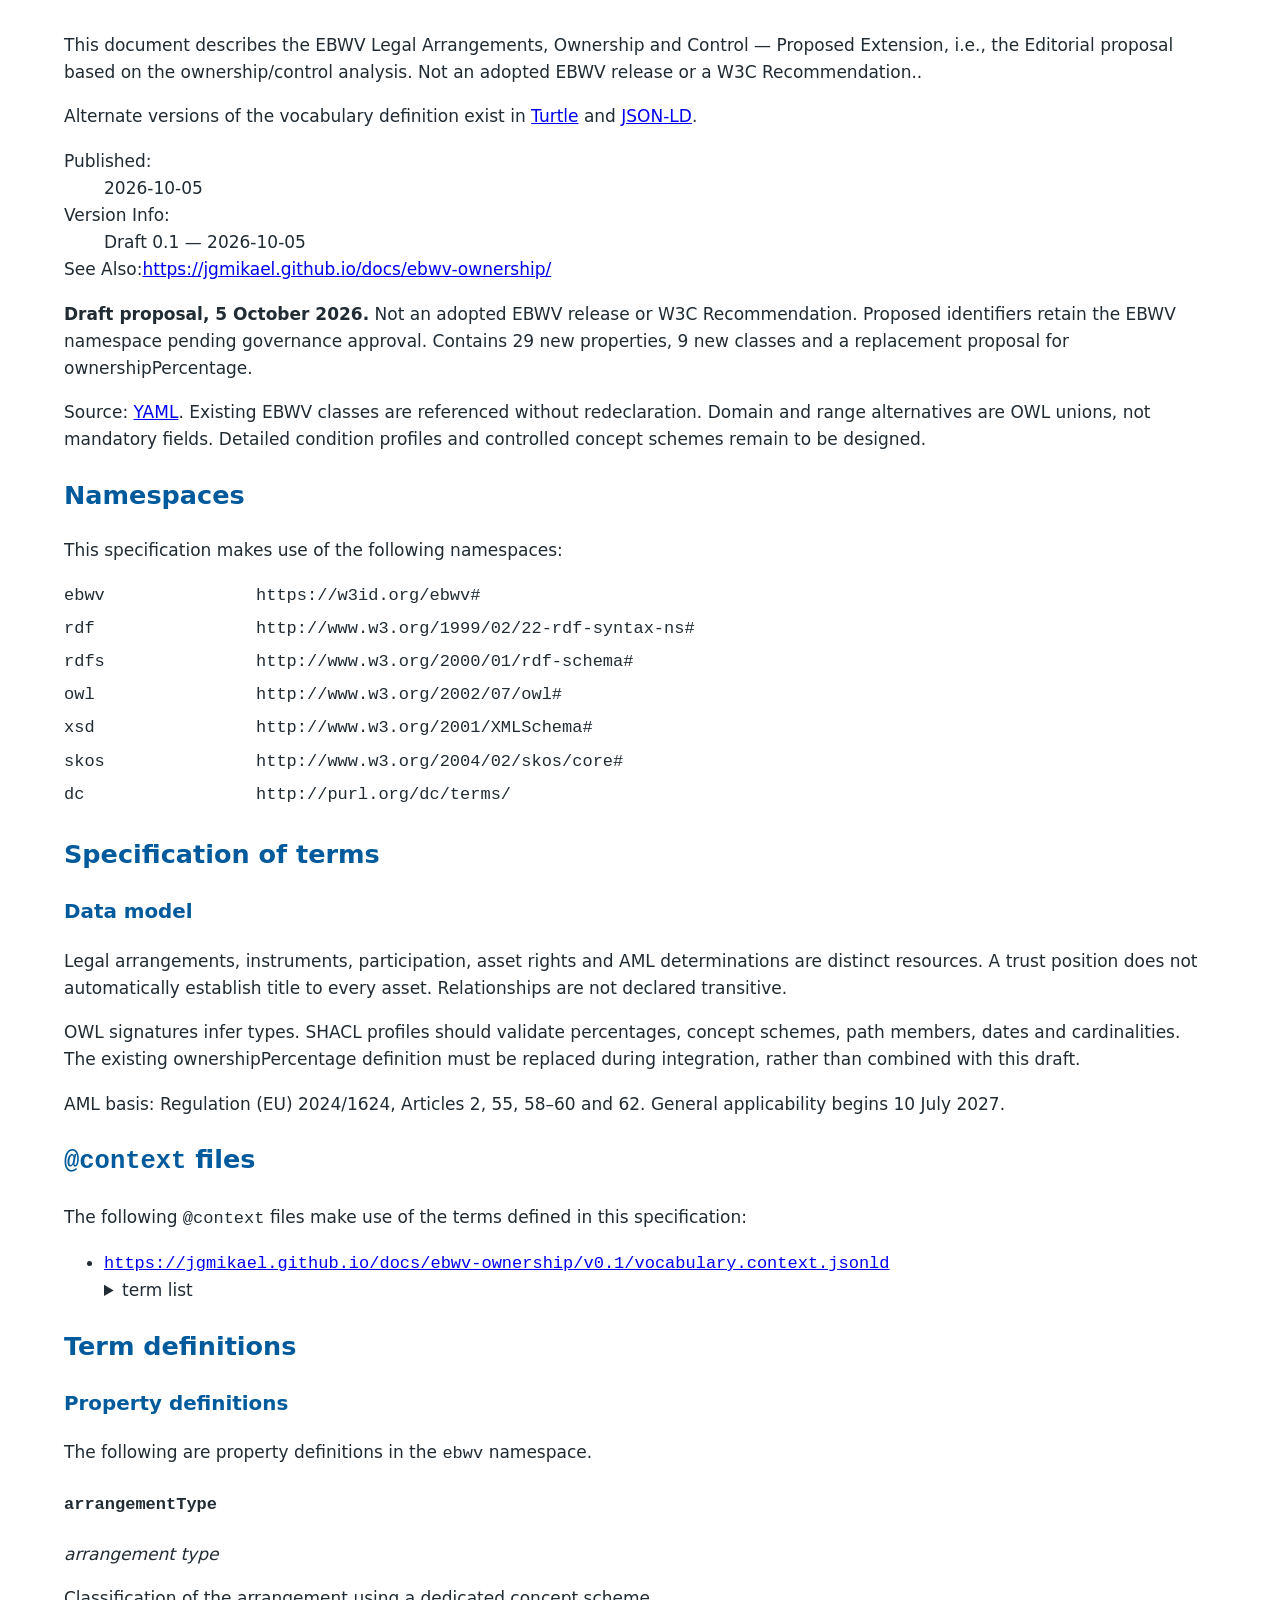
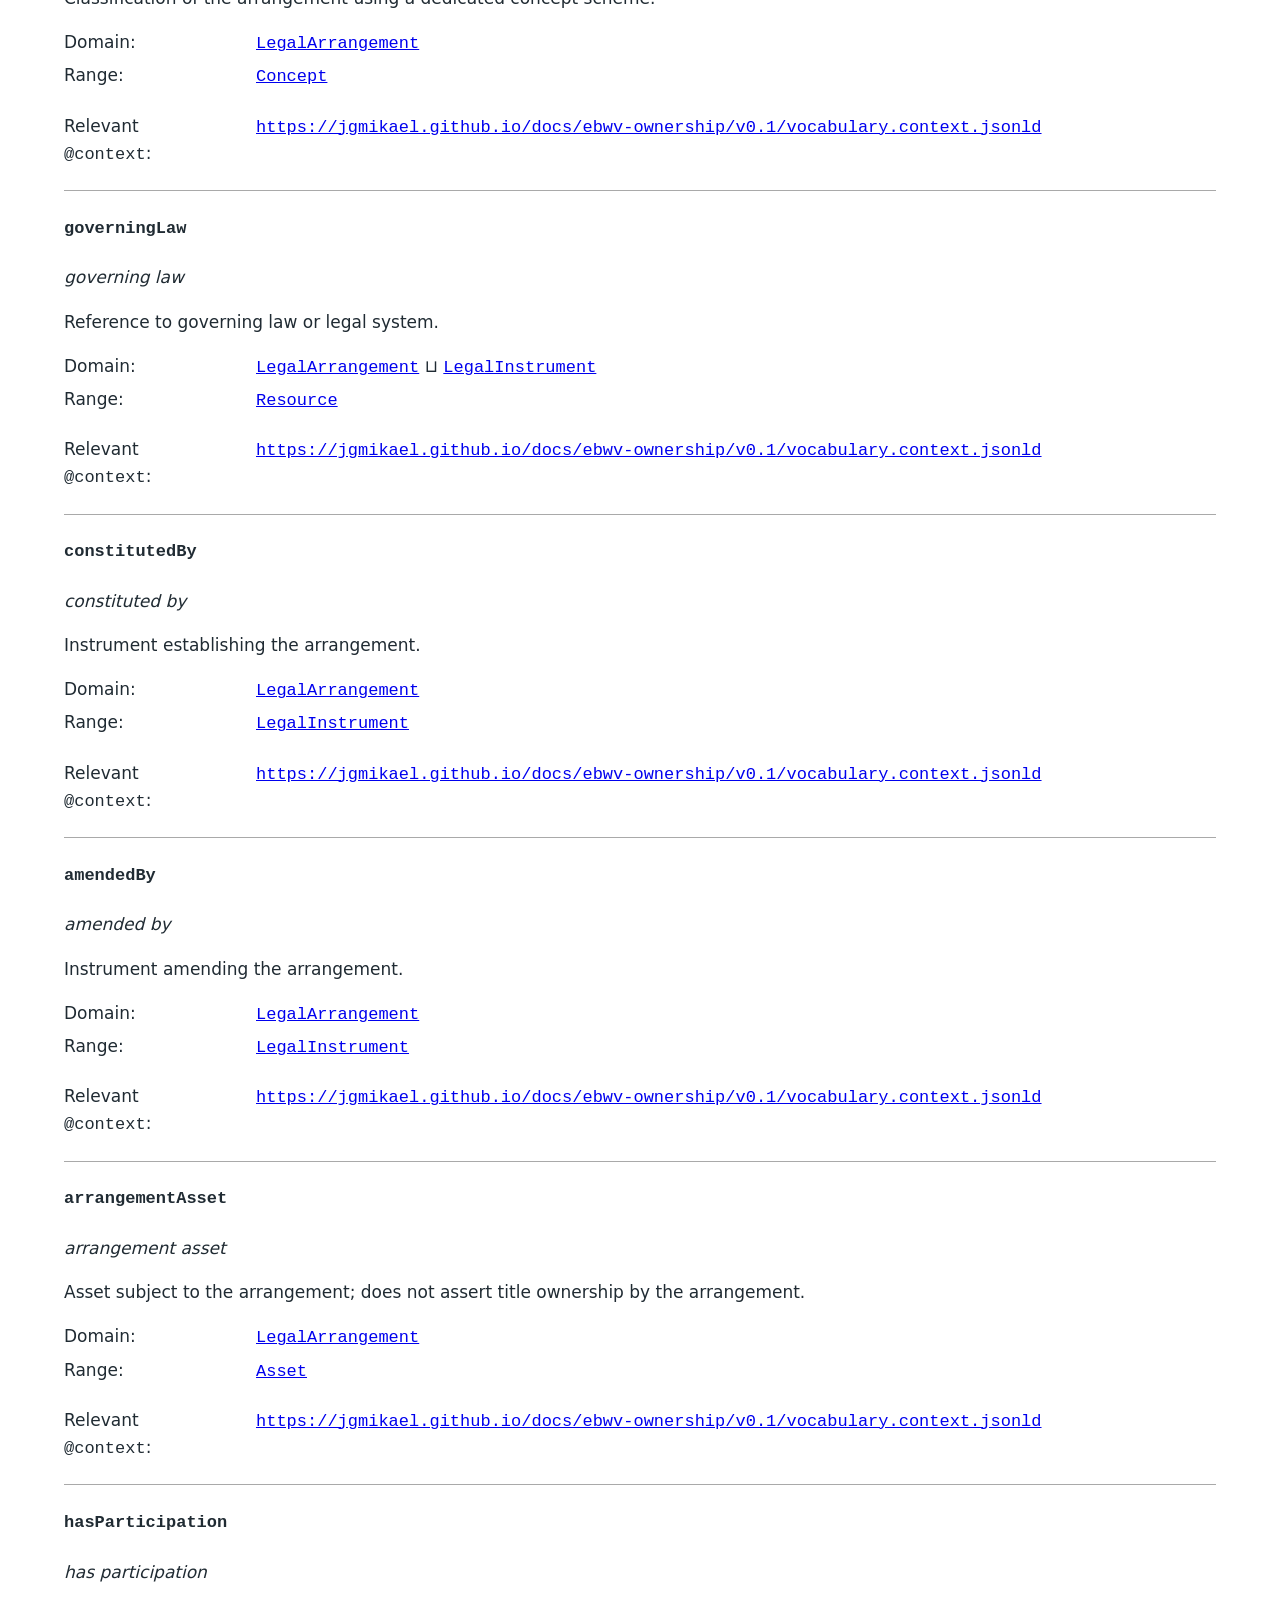
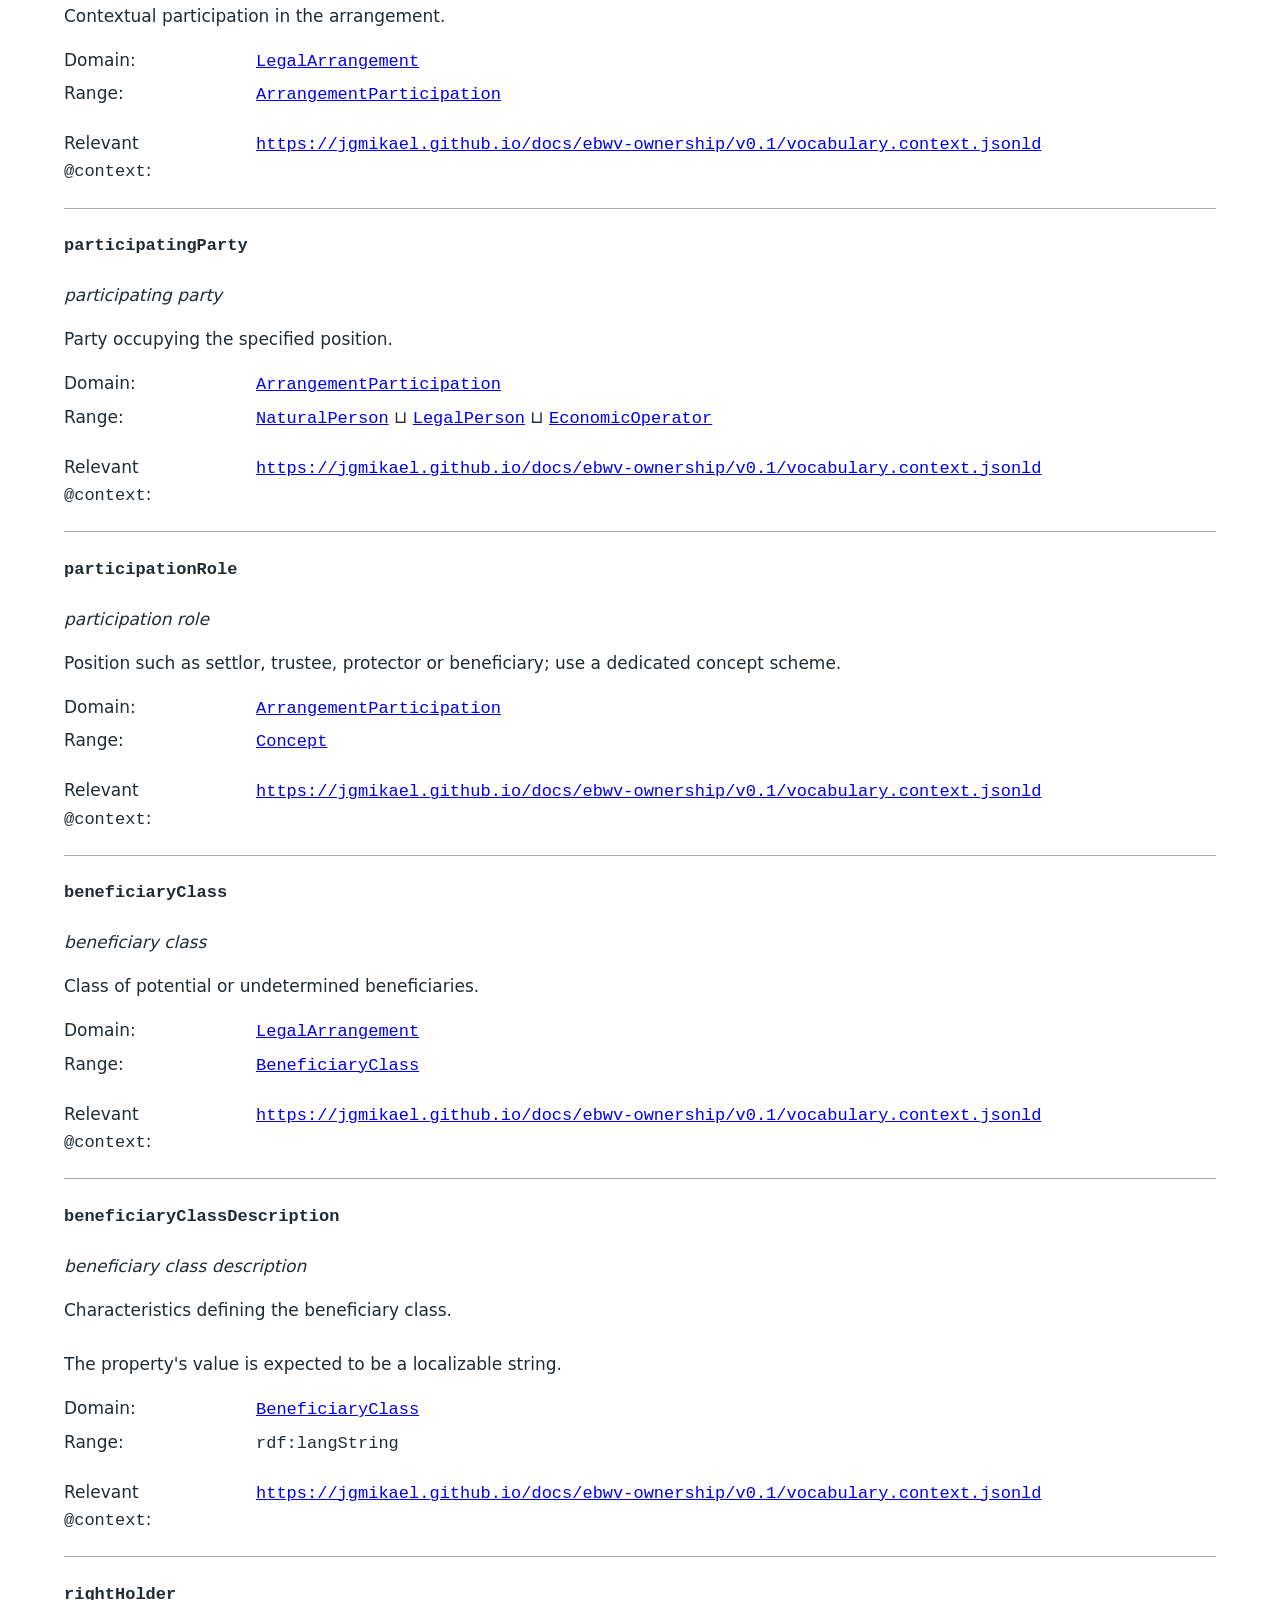
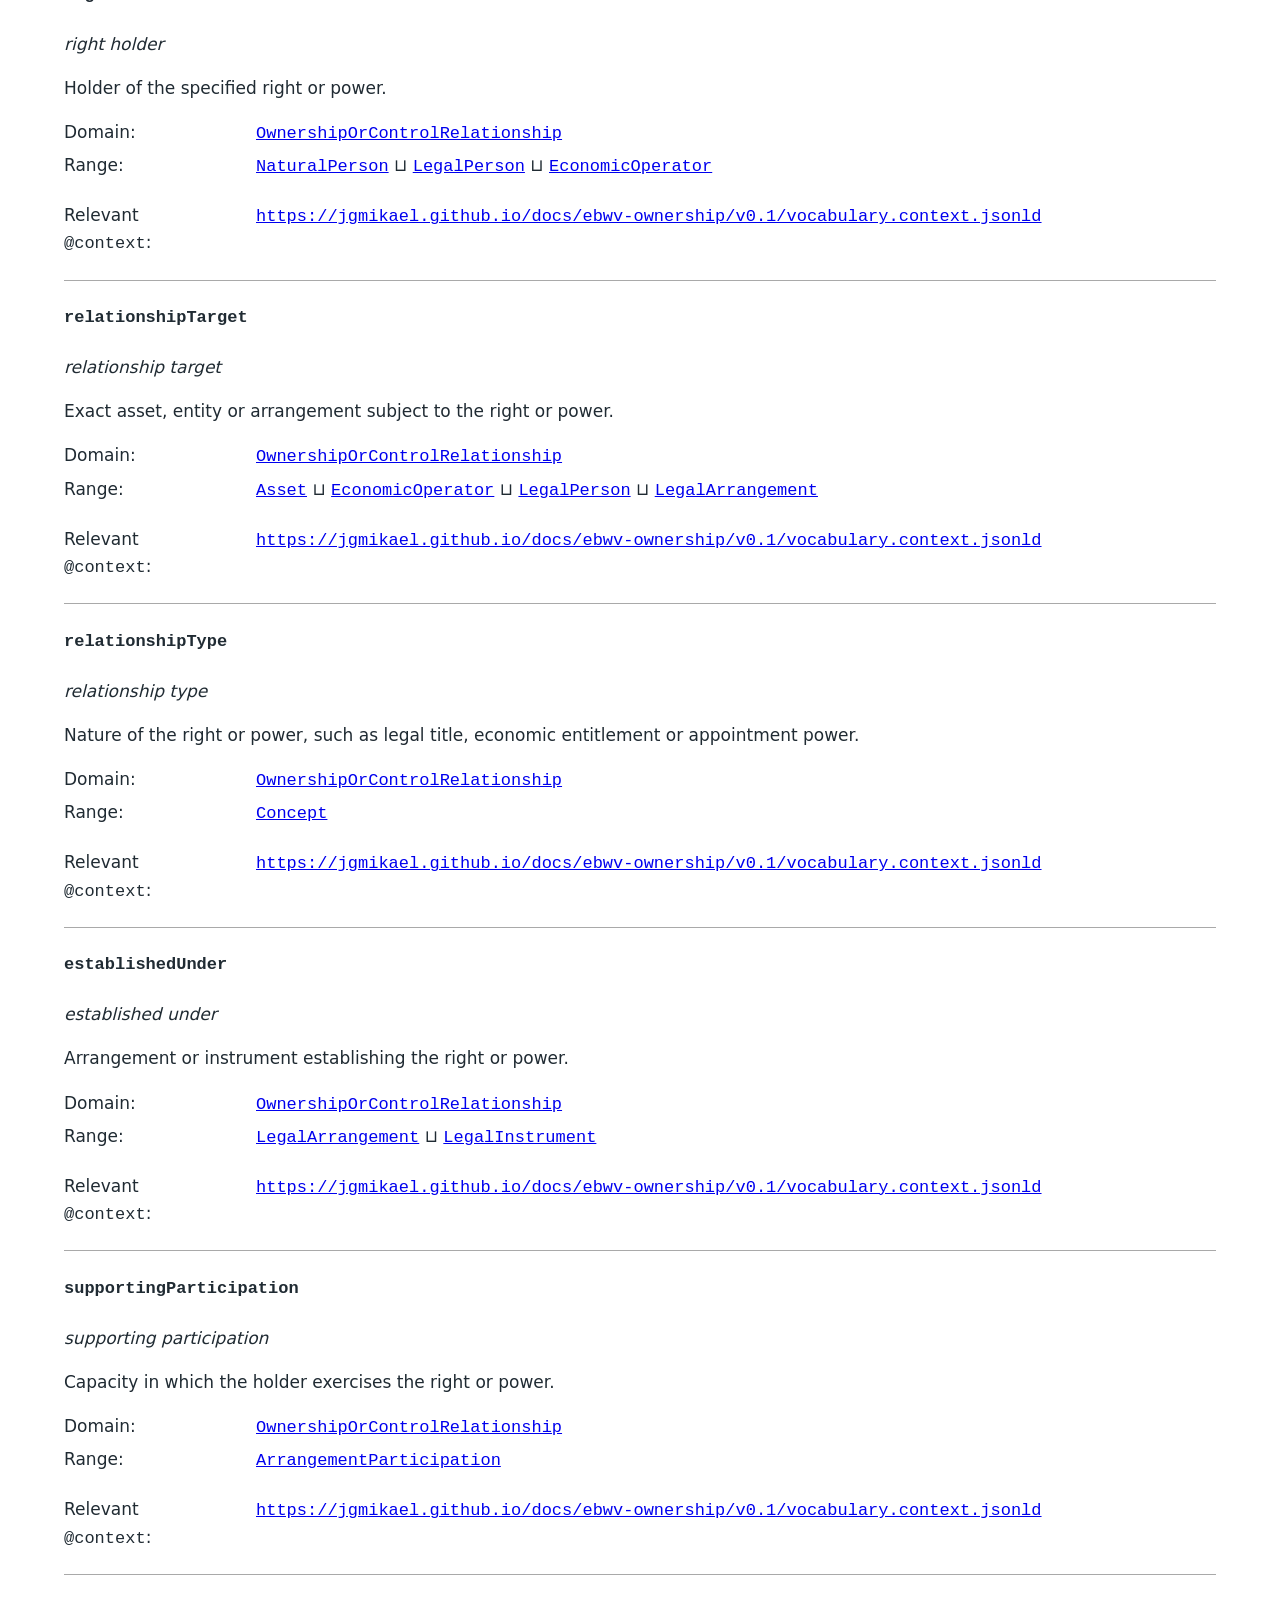
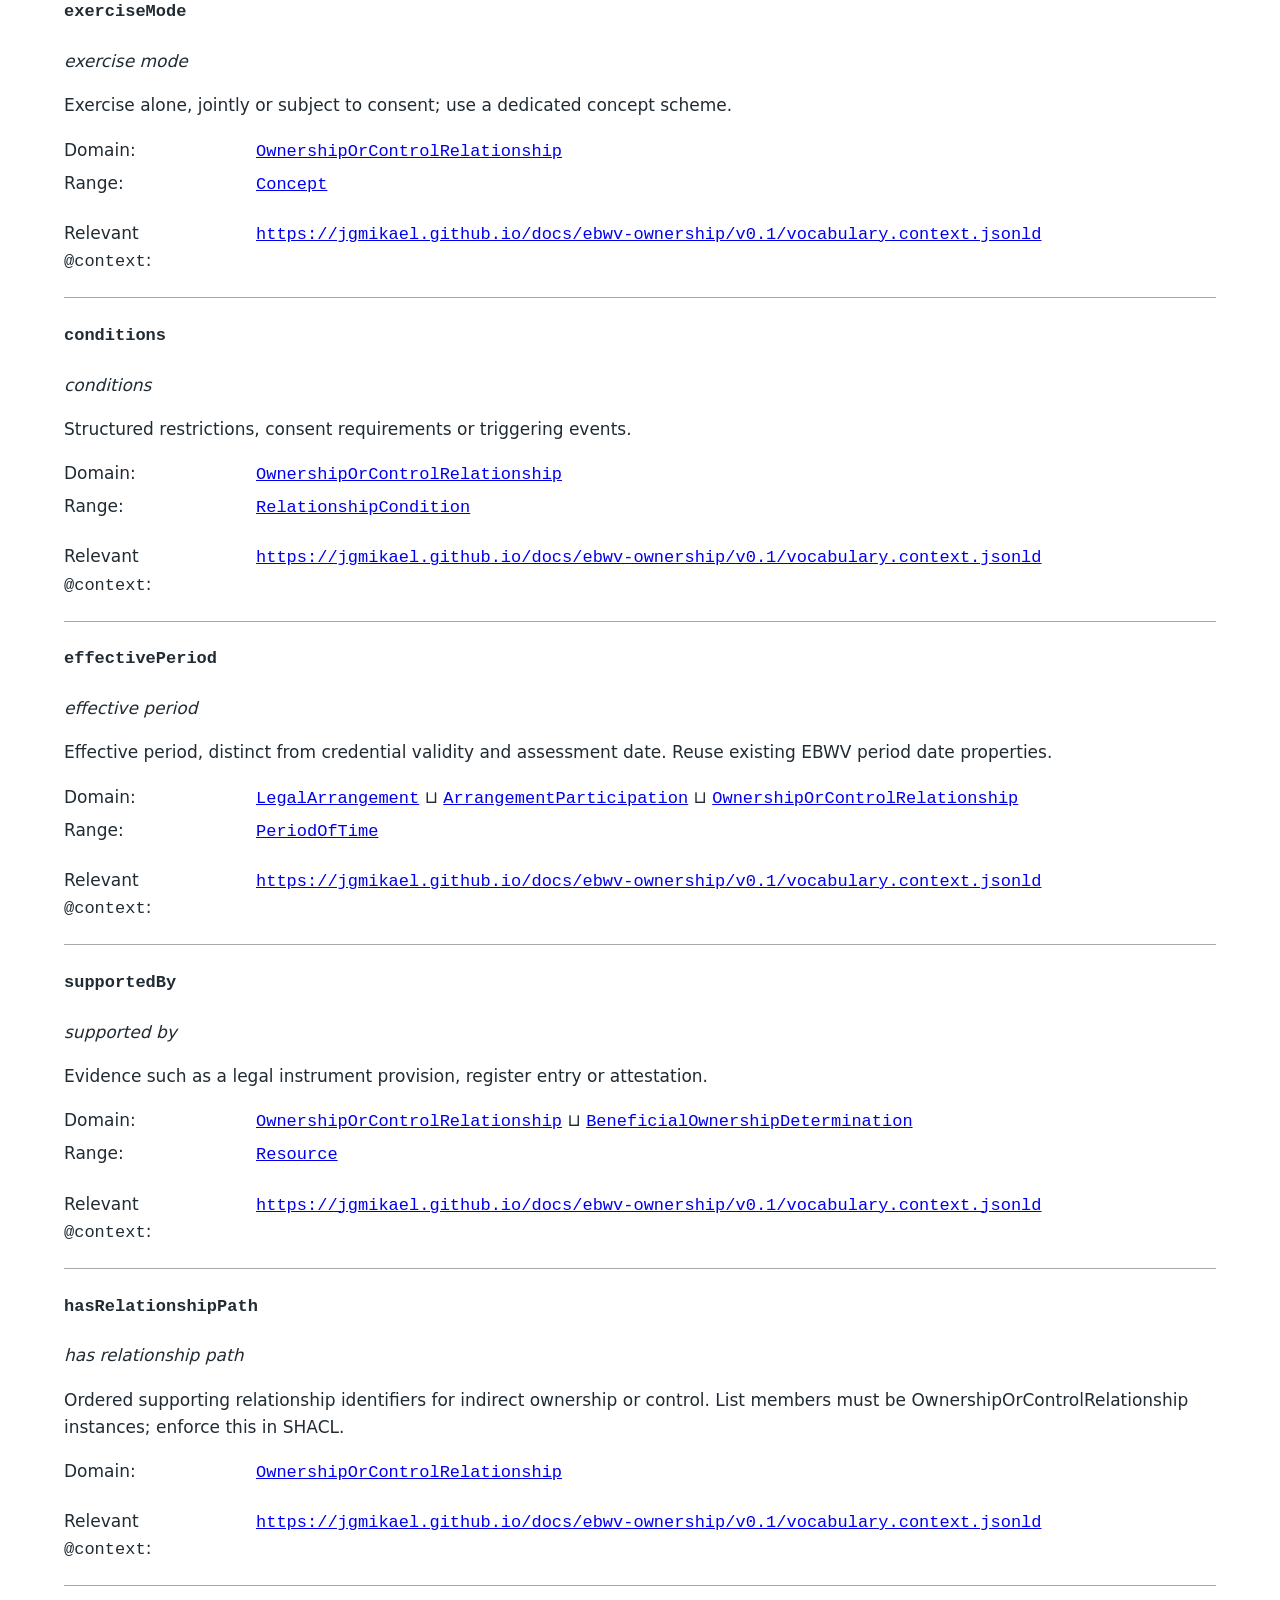
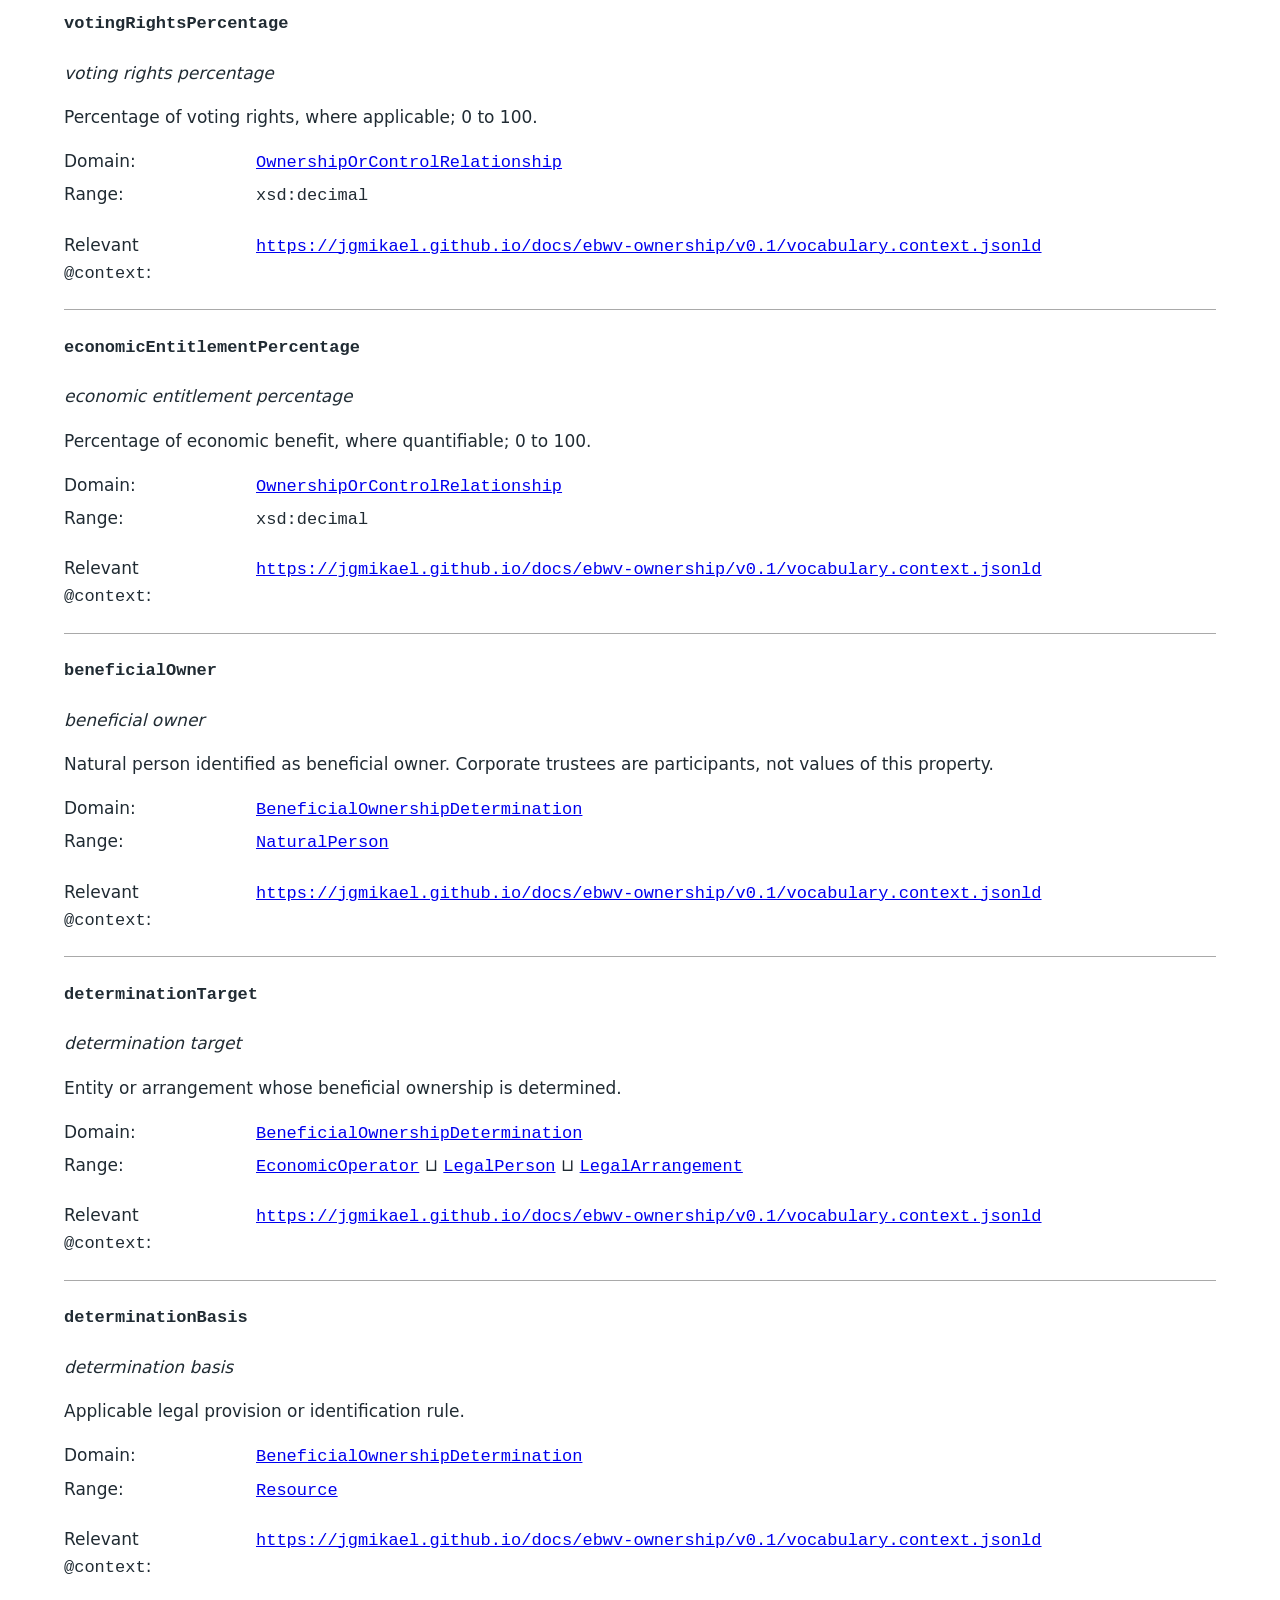
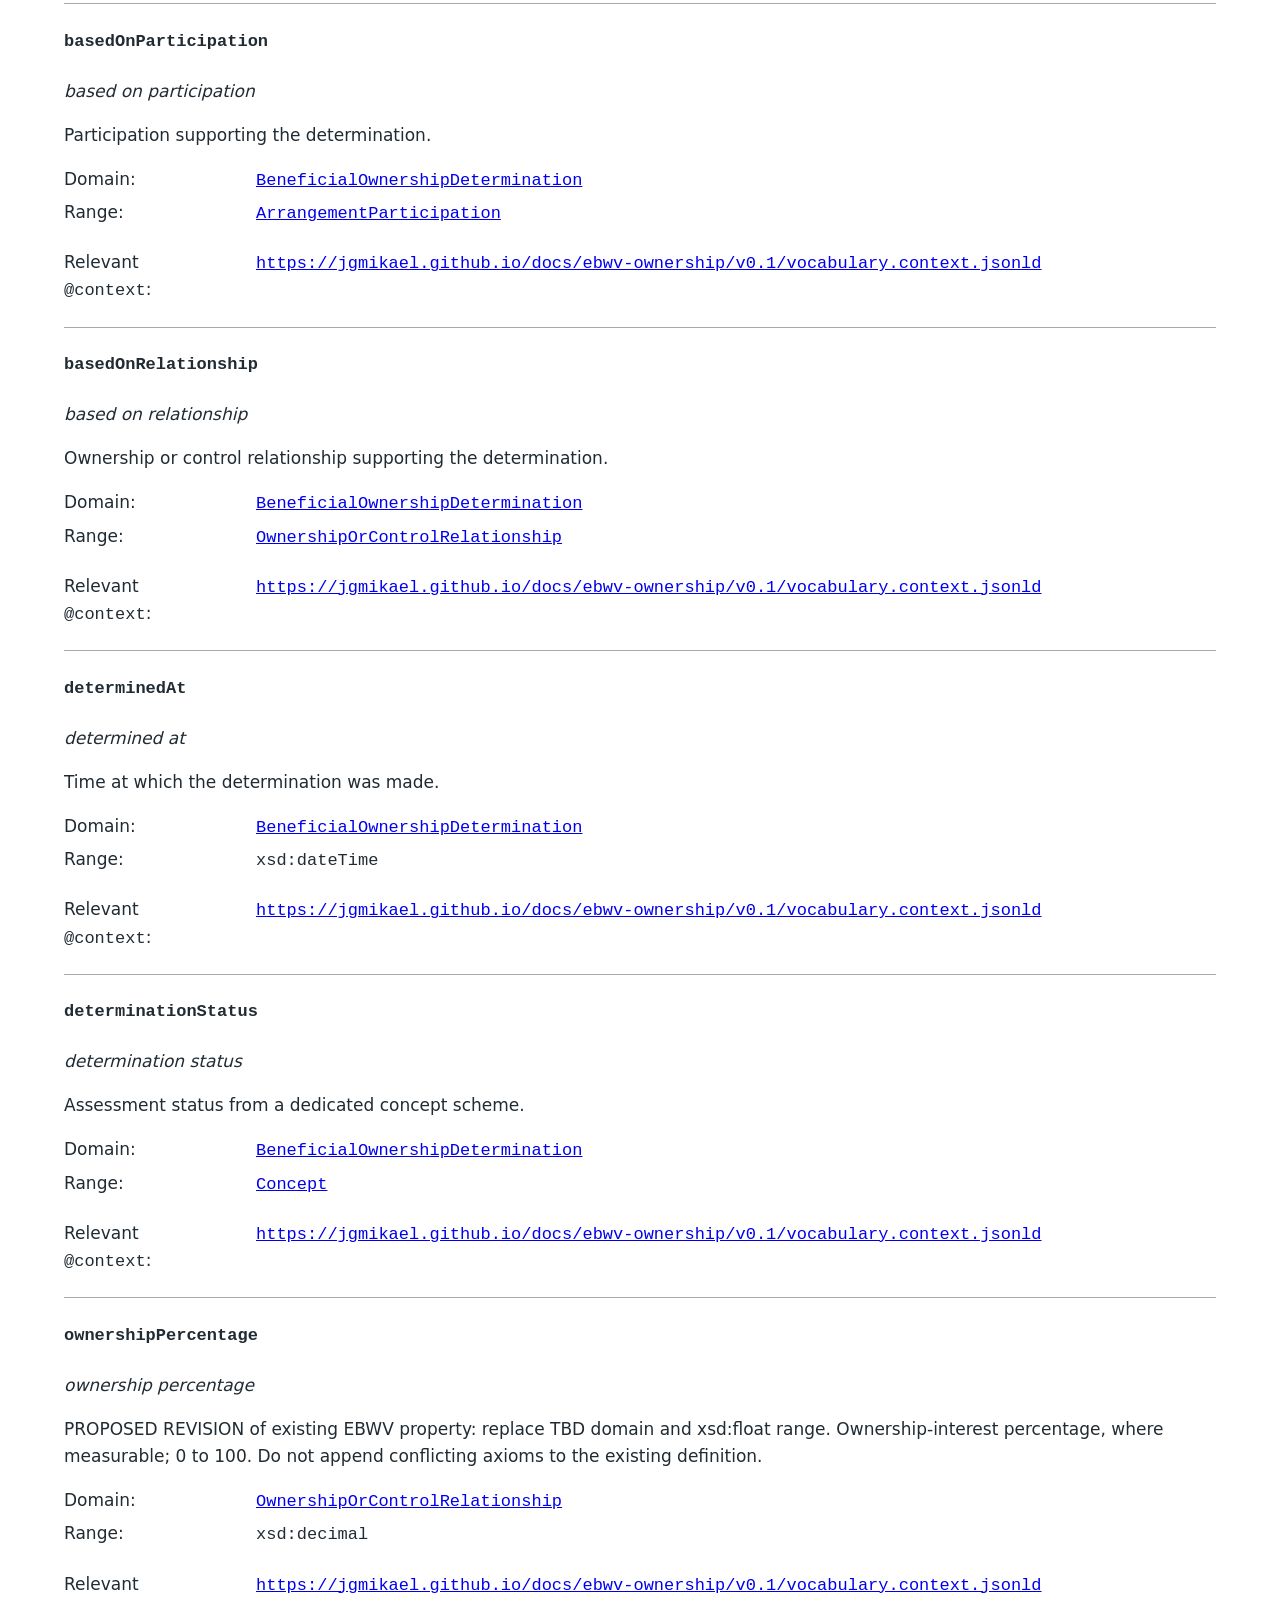
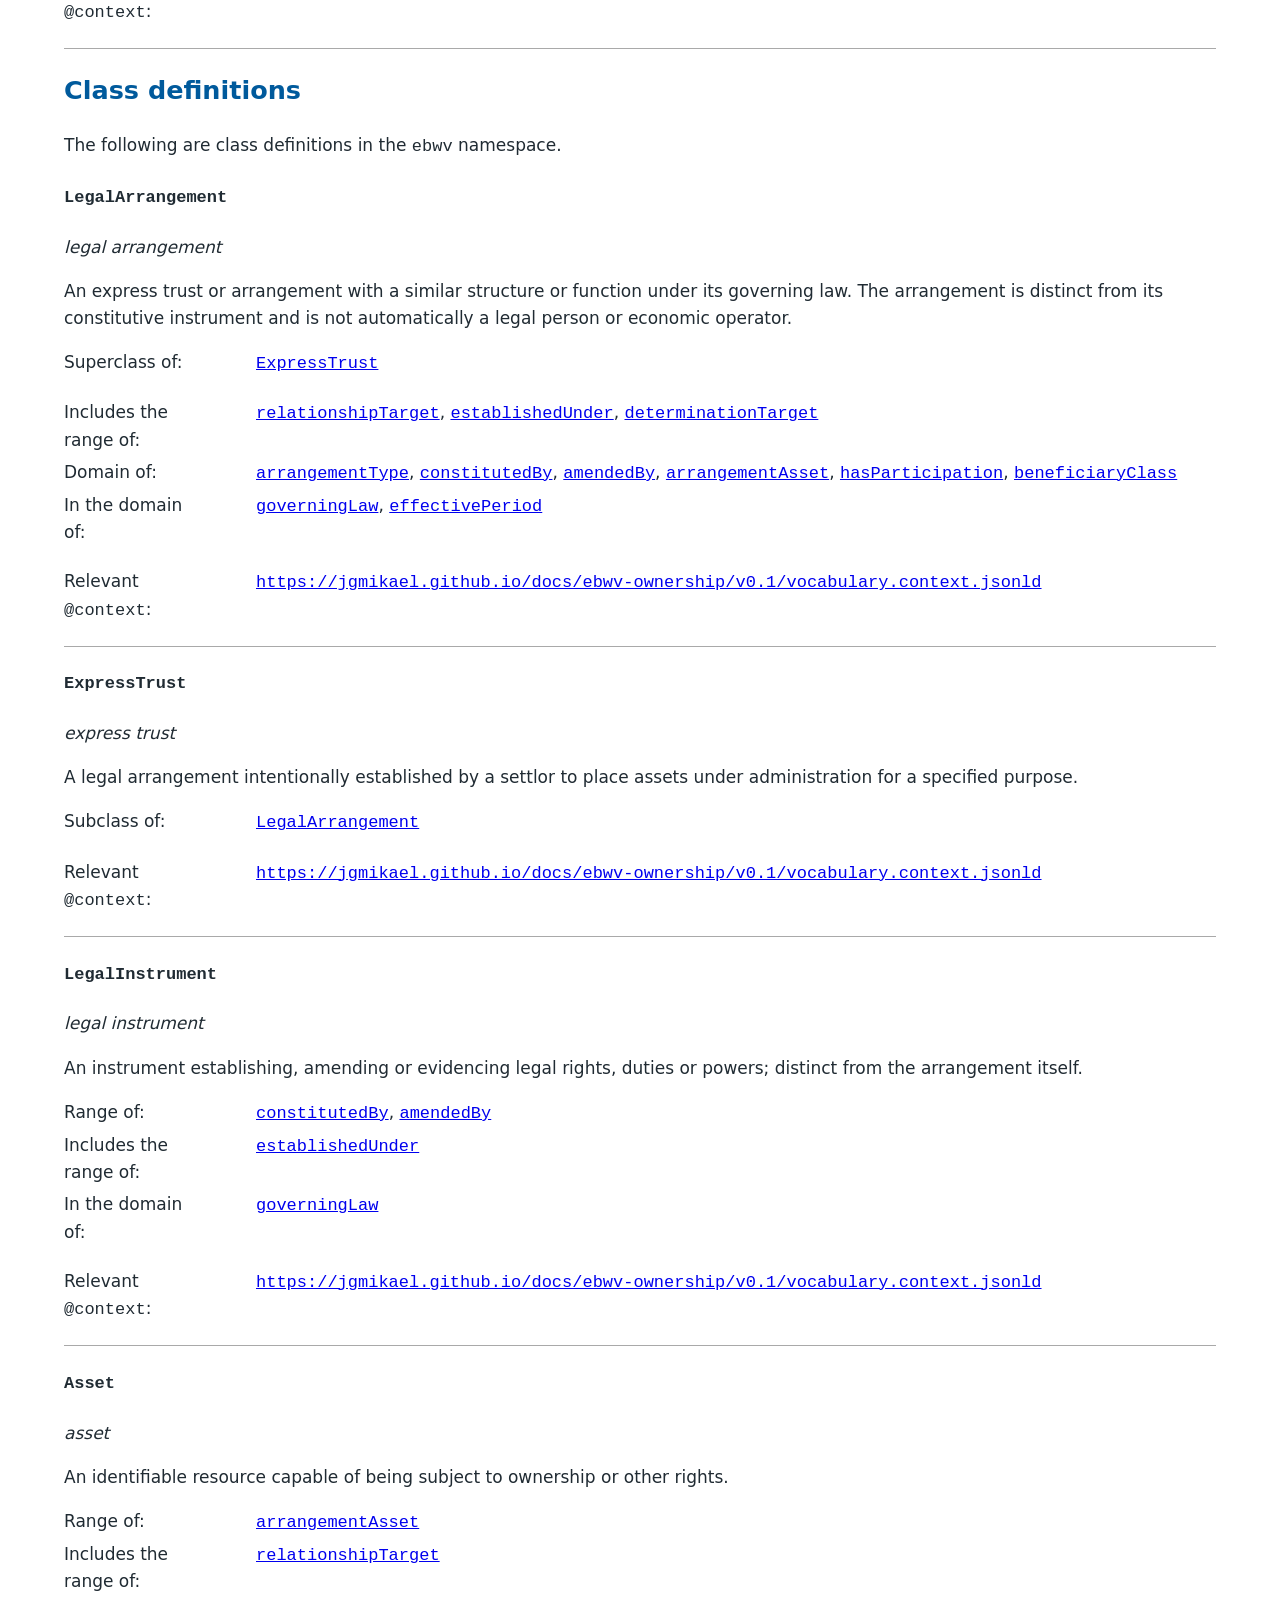
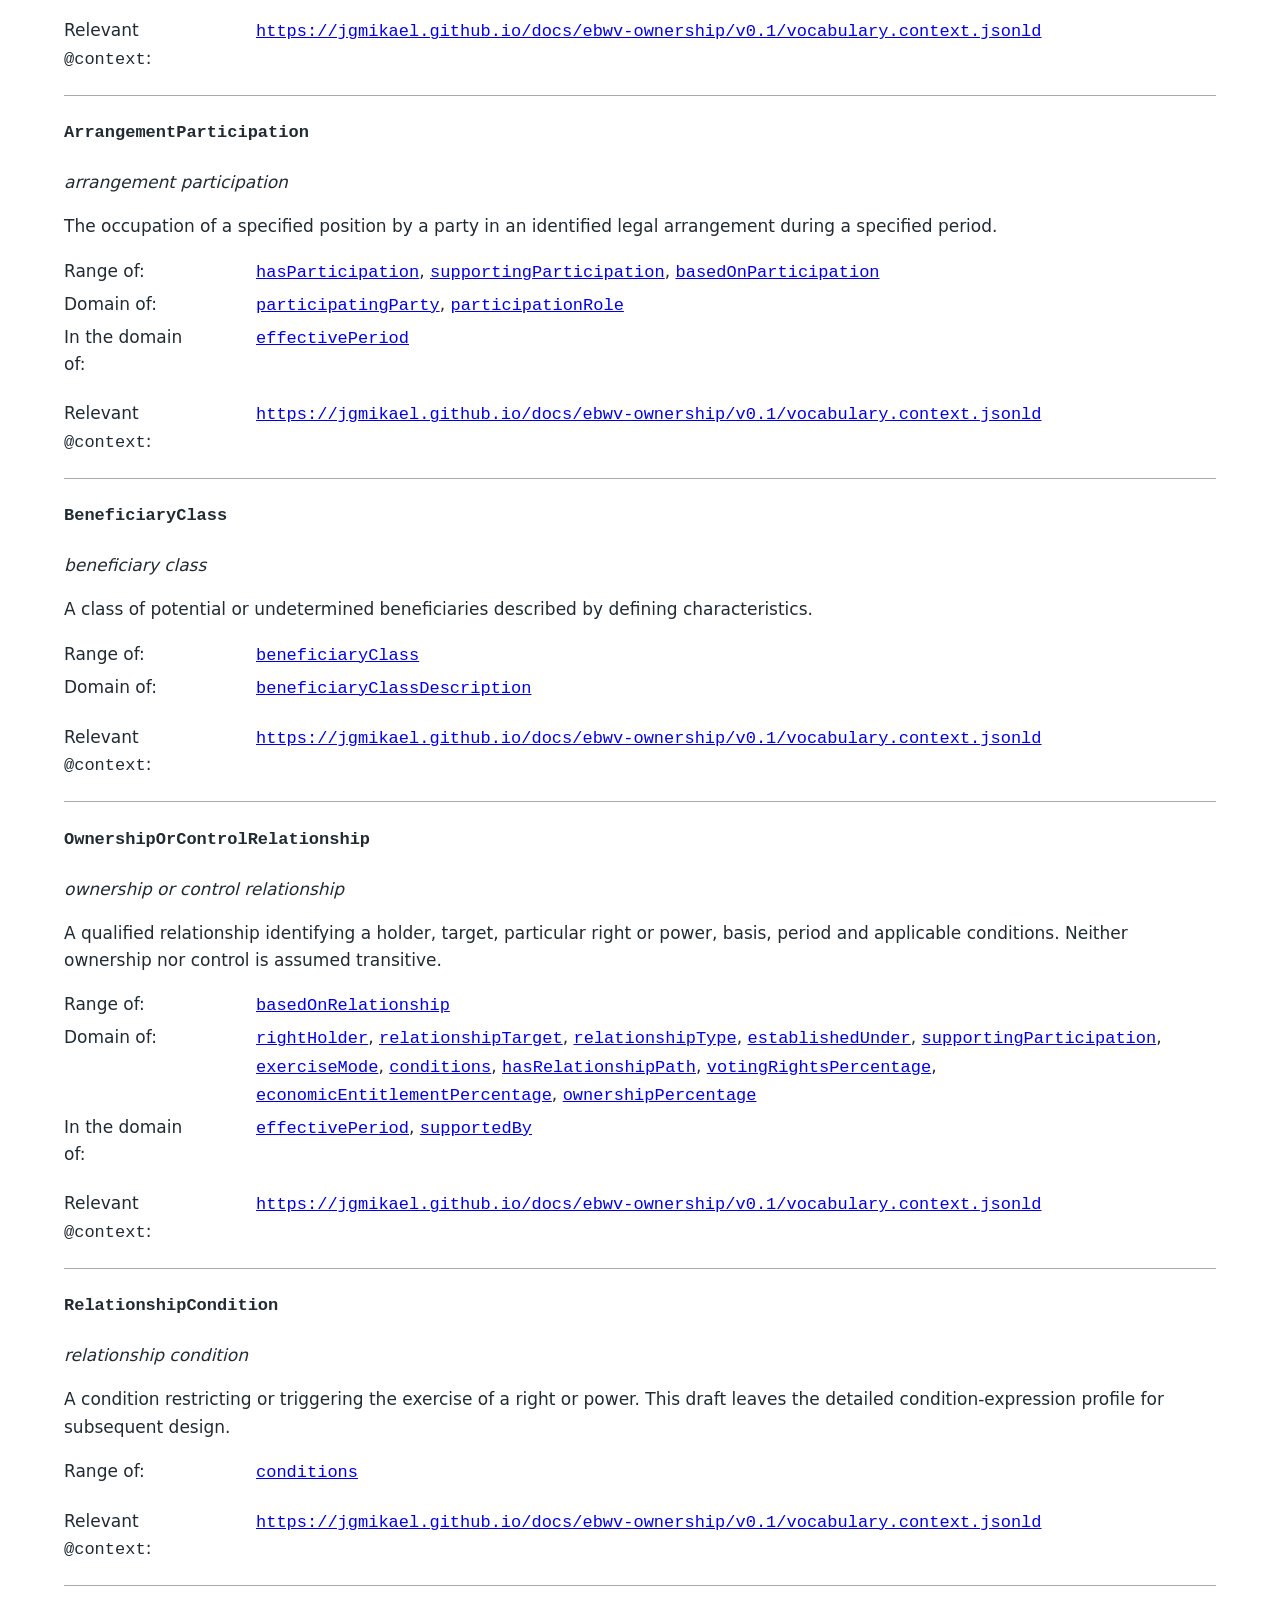
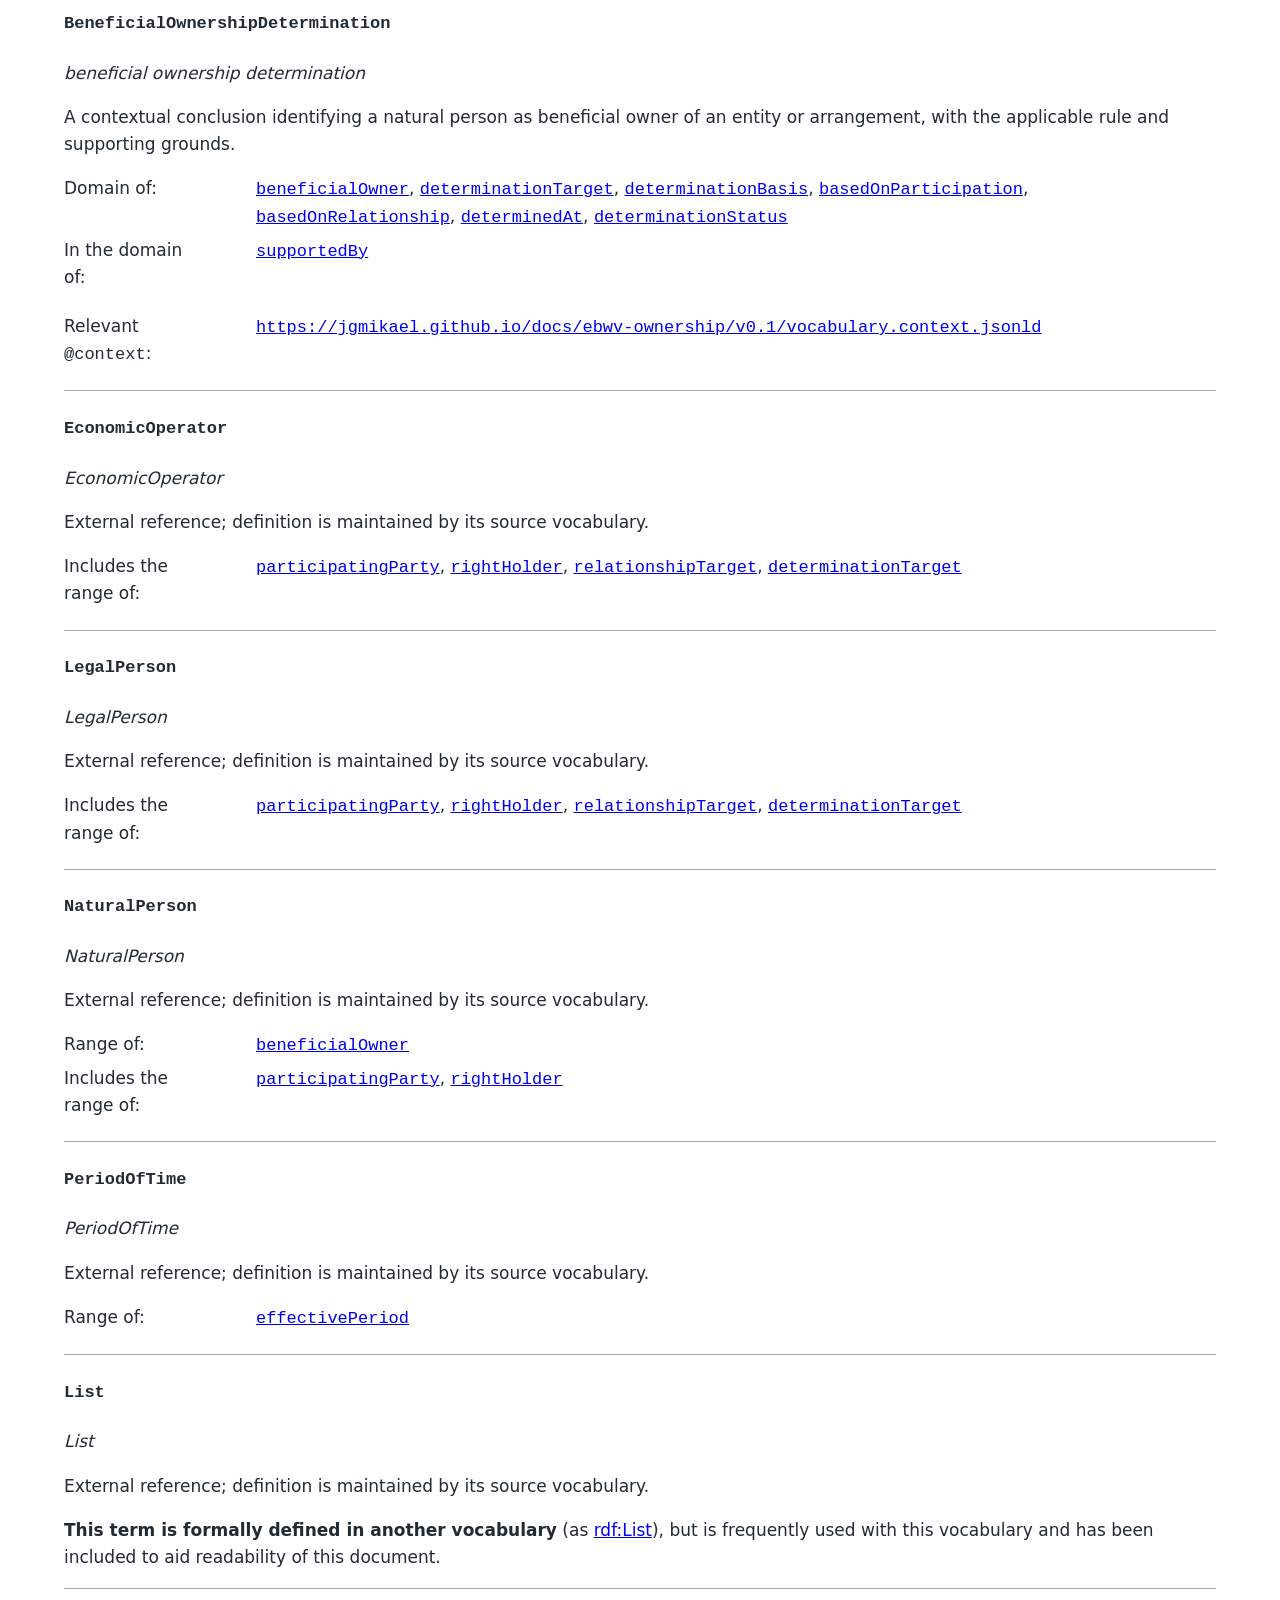
<file: docs/ebwv-ownership/index.html>
<!DOCTYPE html>

<html lang="en">
<head>
<meta charset="utf-8"/>
<title>EBWV Legal Arrangements, Ownership and Control — Proposed Extension</title>
<script class="remove" src="https://www.w3.org/Tools/respec/respec-w3c"></script>
<script>
        function remove_status_remark() {
            const sotd = document.getElementById("sotd");
            const p = sotd.getElementsByTagName('p')[0];
            sotd.removeChild(p);
        }
    </script>
<script class="remove">
        var respecConfig = {
            localBiblio: {},
            specStatus: "unofficial",
            shortName: "ebwv-ownership-draft",
            latestVersion: "https://jgmikael.github.io/docs/ebwv-ownership/",
            thisVersion: "https://jgmikael.github.io/docs/ebwv-ownership/",
            doJsonLd: true,
            editors: [{
                name: "Mikael af Hällström"
            }],
            alternateFormats: [{
                    uri: "vocabulary.ttl",
                    label: "Turtle"
                },
                {
                    uri: "vocabulary.jsonld",
                    label: "JSON-LD"
                }
            ],

            inlineCSS: true,
            doRDFa: false,
            noIDLIn: true,
            noLegacyStyle: false
        };
    </script>
<style type="text/css">
        body {
            max-width: 72rem;
            margin: 2rem auto;
            padding: 0 1.5rem;
            font: 17px/1.6 system-ui, sans-serif;
            color: #202b33;
        }

        h1,
        h2,
        h3 {
            color: #005a9c;
        }

        code {
            overflow-wrap: anywhere;
        }

        :root {
            color-scheme: light;
        }

        dl.terms dt {
            float: left;
            clear: left;
            width: 10vw;
        }

        dl.terms dd {
            margin-left: 15vw;
        }

        dl.terms dd:after {
            content: '';
            display: block;
            clear: both;
            margin-bottom: 5px;
        }

        table.rdfs-definition td {
            vertical-align: top;
            margin-right: 2em;
        }

        .bold {
            font-weight: bold;
        }

        /* code {
          color: red;
        } */

        .term_definitions section {
            border-bottom-style: solid;
            border-bottom-width: 1px;
            border-bottom-color: darkgrey;
        }

        .annoy {
            background: hsla(40, 100%, 50%, 0.95);
            color: black;
            padding: .75em 1em;
            border: red;
            border-style: solid none;
            box-shadow: 0 2px 8px black;
            text-align: center;
        }

        summary {
            font-weight: normal !important;
        }

        .example-with-playground {
            position: relative;
        }

        a.jsonld-playground-button {
            position: absolute;
            top: 4.4em;
            right: 1.4em;
            z-index: 1;
            padding: 0.3em 0.7em;
            font-size: 0.8em;
            font-weight: bold;
            color: #000000;
            background-color: #ffffff;
            opacity: .4;
            border-radius: 4px;
            text-decoration: none;
            box-shadow: 0px 0px 4px 4px rgba(0, 0, 0, 0.1);
        }

        a.jsonld-playground-button:hover {
            background-color: #f0f0f0;
            opacity: 1;
            box-shadow: 0px 0px 0px 0px rgba(0, 0, 0, 0.1);
        }
    </style>
<link href="vocabulary.jsonld" rel="alternate" type="application/ld+json"/>
<link href="vocabulary.ttl" rel="alternate" type="text/turtle"/>
</head>
<body>
<section id="abstract">
<p>This document describes the <span id="title" property="dc:title">EBWV Legal Arrangements, Ownership and Control — Proposed Extension</span>, i.e.,
            the <span id="description" property="dc:description">Editorial proposal based on the ownership/control analysis. Not an adopted EBWV release or a W3C Recommendation.</span>.
        </p>
<p>Alternate versions of the vocabulary definition exist in
            <a href="vocabulary.ttl" rel="alternate">Turtle</a> and
            <a href="vocabulary.jsonld" rel="alternate">JSON-LD</a>.
        </p>
<dl>
<dt>Published:</dt>
<dd>
<time id="time" property="dc:date">2026-10-05</time>
</dd>
<dt>Version Info:</dt>
<dd>Draft 0.1 — 2026-10-05</dd>
<dt id="see_also">See Also:<a href="https://jgmikael.github.io/docs/ebwv-ownership/">https://jgmikael.github.io/docs/ebwv-ownership/</a></dt>
</dl>
</section>
<section id="sotd">
<p><strong>Draft proposal, 5 October 2026.</strong> Not an adopted EBWV release or W3C Recommendation. Proposed identifiers retain the EBWV namespace pending governance approval. Contains 29 new properties, 9 new classes and a replacement proposal for ownershipPercentage.</p>
<p>Source: <a href="vocabulary.yml">YAML</a>. Existing EBWV classes are referenced without redeclaration. Domain and range alternatives are OWL unions, not mandatory fields. Detailed condition profiles and controlled concept schemes remain to be designed.</p>
</section>
<section id="conformance"></section>
<section>
<h2>Namespaces</h2>
<p>This specification makes use of the following namespaces:</p>
<dl class="terms" id="namespaces">
<dt><code>ebwv</code></dt>
<dd><code>https://w3id.org/ebwv#</code></dd>
<dt><code>rdf</code></dt>
<dd><code>http://www.w3.org/1999/02/22-rdf-syntax-ns#</code></dd>
<dt><code>rdfs</code></dt>
<dd><code>http://www.w3.org/2000/01/rdf-schema#</code></dd>
<dt><code>owl</code></dt>
<dd><code>http://www.w3.org/2002/07/owl#</code></dd>
<dt><code>xsd</code></dt>
<dd><code>http://www.w3.org/2001/XMLSchema#</code></dd>
<dt><code>skos</code></dt>
<dd><code>http://www.w3.org/2004/02/skos/core#</code></dd>
<dt><code>dc</code></dt>
<dd><code>http://purl.org/dc/terms/</code></dd>
</dl>
</section>
<section>
<h2>Specification of terms</h2>
<h3>Data model</h3>
<p>Legal arrangements, instruments, participation, asset rights and AML determinations are distinct resources. A trust position does not automatically establish title to every asset. Relationships are not declared transitive.</p>
<p>OWL signatures infer types. SHACL profiles should validate percentages, concept schemes, path members, dates and cardinalities. The existing ownershipPercentage definition must be replaced during integration, rather than combined with this draft.</p>
<p>AML basis: Regulation (EU) 2024/1624, Articles 2, 55, 58–60 and 62. General applicability begins 10 July 2027.</p>
</section>
<section>
<h2><code>@context</code> files</h2>
<p>The following <code>@context</code> files make use of the terms defined in this specification:</p>
<ul id="contexts">
<li><a href="https://jgmikael.github.io/docs/ebwv-ownership/v0.1/vocabulary.context.jsonld"><code>https://jgmikael.github.io/docs/ebwv-ownership/v0.1/vocabulary.context.jsonld</code></a>
<details>
<summary>term list</summary>
<ul>
<li><a href="#ArrangementParticipation"><code>ArrangementParticipation<code></code></code></a></li>
<li><a href="#Asset"><code>Asset<code></code></code></a></li>
<li><a href="#BeneficialOwnershipDetermination"><code>BeneficialOwnershipDetermination<code></code></code></a></li>
<li><a href="#BeneficiaryClass"><code>BeneficiaryClass<code></code></code></a></li>
<li><a href="#ExpressTrust"><code>ExpressTrust<code></code></code></a></li>
<li><a href="#LegalArrangement"><code>LegalArrangement<code></code></code></a></li>
<li><a href="#LegalInstrument"><code>LegalInstrument<code></code></code></a></li>
<li><a href="#OwnershipOrControlRelationship"><code>OwnershipOrControlRelationship<code></code></code></a></li>
<li><a href="#RelationshipCondition"><code>RelationshipCondition<code></code></code></a></li>
<li><a href="#amendedBy"><code>amendedBy<code></code></code></a></li>
<li><a href="#arrangementAsset"><code>arrangementAsset<code></code></code></a></li>
<li><a href="#arrangementType"><code>arrangementType<code></code></code></a></li>
<li><a href="#basedOnParticipation"><code>basedOnParticipation<code></code></code></a></li>
<li><a href="#basedOnRelationship"><code>basedOnRelationship<code></code></code></a></li>
<li><a href="#beneficialOwner"><code>beneficialOwner<code></code></code></a></li>
<li><a href="#beneficiaryClass"><code>beneficiaryClass<code></code></code></a></li>
<li><a href="#beneficiaryClassDescription"><code>beneficiaryClassDescription<code></code></code></a></li>
<li><a href="#conditions"><code>conditions<code></code></code></a></li>
<li><a href="#constitutedBy"><code>constitutedBy<code></code></code></a></li>
<li><a href="#determinationBasis"><code>determinationBasis<code></code></code></a></li>
<li><a href="#determinationStatus"><code>determinationStatus<code></code></code></a></li>
<li><a href="#determinationTarget"><code>determinationTarget<code></code></code></a></li>
<li><a href="#determinedAt"><code>determinedAt<code></code></code></a></li>
<li><a href="#economicEntitlementPercentage"><code>economicEntitlementPercentage<code></code></code></a></li>
<li><a href="#effectivePeriod"><code>effectivePeriod<code></code></code></a></li>
<li><a href="#establishedUnder"><code>establishedUnder<code></code></code></a></li>
<li><a href="#exerciseMode"><code>exerciseMode<code></code></code></a></li>
<li><a href="#governingLaw"><code>governingLaw<code></code></code></a></li>
<li><a href="#hasParticipation"><code>hasParticipation<code></code></code></a></li>
<li><a href="#hasRelationshipPath"><code>hasRelationshipPath<code></code></code></a></li>
<li><a href="#ownershipPercentage"><code>ownershipPercentage<code></code></code></a></li>
<li><a href="#participatingParty"><code>participatingParty<code></code></code></a></li>
<li><a href="#participationRole"><code>participationRole<code></code></code></a></li>
<li><a href="#relationshipTarget"><code>relationshipTarget<code></code></code></a></li>
<li><a href="#relationshipType"><code>relationshipType<code></code></code></a></li>
<li><a href="#rightHolder"><code>rightHolder<code></code></code></a></li>
<li><a href="#supportedBy"><code>supportedBy<code></code></code></a></li>
<li><a href="#supportingParticipation"><code>supportingParticipation<code></code></code></a></li>
<li><a href="#votingRightsPercentage"><code>votingRightsPercentage<code></code></code></a></li>
</ul>
</details>
</li>
</ul>
</section>
<section id="term_definitions">
<h2>Term definitions</h2>
<section class="term_definitions" id="property_definitions">
<h3>Property definitions</h3>
<p>The following are property definitions in the <code>ebwv</code> namespace.</p>
<section id="arrangementType">
<h4><code>arrangementType</code></h4>
<p><em>arrangement type</em></p>
<div>Classification of the arrangement using a dedicated concept scheme.</div>
<dl class="terms">
<dt>Domain:</dt>
<dd><a href="#LegalArrangement"><code>LegalArrangement</code></a></dd>
<dt>Range:</dt>
<dd><a href="#c90e2c23d860c033c25f9a0f15f6f4950d4b75c14ba99a063bd54aad3ceaf4de"><code>Concept</code></a></dd>
</dl>
<dl class="terms">
<dt>Relevant <code>@context</code>:</dt>
<dd><a href="https://jgmikael.github.io/docs/ebwv-ownership/v0.1/vocabulary.context.jsonld"><code>https://jgmikael.github.io/docs/ebwv-ownership/v0.1/vocabulary.context.jsonld</code></a></dd>
</dl>
</section>
<section id="governingLaw">
<h4><code>governingLaw</code></h4>
<p><em>governing law</em></p>
<div>Reference to governing law or legal system.</div>
<dl class="terms">
<dt>Domain:</dt>
<dd><a href="#LegalArrangement"><code>LegalArrangement</code></a> ⊔ <a href="#LegalInstrument"><code>LegalInstrument</code></a></dd>
<dt>Range:</dt>
<dd><a href="#Resource"><code>Resource</code></a></dd>
</dl>
<dl class="terms">
<dt>Relevant <code>@context</code>:</dt>
<dd><a href="https://jgmikael.github.io/docs/ebwv-ownership/v0.1/vocabulary.context.jsonld"><code>https://jgmikael.github.io/docs/ebwv-ownership/v0.1/vocabulary.context.jsonld</code></a></dd>
</dl>
</section>
<section id="constitutedBy">
<h4><code>constitutedBy</code></h4>
<p><em>constituted by</em></p>
<div>Instrument establishing the arrangement.</div>
<dl class="terms">
<dt>Domain:</dt>
<dd><a href="#LegalArrangement"><code>LegalArrangement</code></a></dd>
<dt>Range:</dt>
<dd><a href="#LegalInstrument"><code>LegalInstrument</code></a></dd>
</dl>
<dl class="terms">
<dt>Relevant <code>@context</code>:</dt>
<dd><a href="https://jgmikael.github.io/docs/ebwv-ownership/v0.1/vocabulary.context.jsonld"><code>https://jgmikael.github.io/docs/ebwv-ownership/v0.1/vocabulary.context.jsonld</code></a></dd>
</dl>
</section>
<section id="amendedBy">
<h4><code>amendedBy</code></h4>
<p><em>amended by</em></p>
<div>Instrument amending the arrangement.</div>
<dl class="terms">
<dt>Domain:</dt>
<dd><a href="#LegalArrangement"><code>LegalArrangement</code></a></dd>
<dt>Range:</dt>
<dd><a href="#LegalInstrument"><code>LegalInstrument</code></a></dd>
</dl>
<dl class="terms">
<dt>Relevant <code>@context</code>:</dt>
<dd><a href="https://jgmikael.github.io/docs/ebwv-ownership/v0.1/vocabulary.context.jsonld"><code>https://jgmikael.github.io/docs/ebwv-ownership/v0.1/vocabulary.context.jsonld</code></a></dd>
</dl>
</section>
<section id="arrangementAsset">
<h4><code>arrangementAsset</code></h4>
<p><em>arrangement asset</em></p>
<div>Asset subject to the arrangement; does not assert title ownership by the arrangement.</div>
<dl class="terms">
<dt>Domain:</dt>
<dd><a href="#LegalArrangement"><code>LegalArrangement</code></a></dd>
<dt>Range:</dt>
<dd><a href="#Asset"><code>Asset</code></a></dd>
</dl>
<dl class="terms">
<dt>Relevant <code>@context</code>:</dt>
<dd><a href="https://jgmikael.github.io/docs/ebwv-ownership/v0.1/vocabulary.context.jsonld"><code>https://jgmikael.github.io/docs/ebwv-ownership/v0.1/vocabulary.context.jsonld</code></a></dd>
</dl>
</section>
<section id="hasParticipation">
<h4><code>hasParticipation</code></h4>
<p><em>has participation</em></p>
<div>Contextual participation in the arrangement.</div>
<dl class="terms">
<dt>Domain:</dt>
<dd><a href="#LegalArrangement"><code>LegalArrangement</code></a></dd>
<dt>Range:</dt>
<dd><a href="#ArrangementParticipation"><code>ArrangementParticipation</code></a></dd>
</dl>
<dl class="terms">
<dt>Relevant <code>@context</code>:</dt>
<dd><a href="https://jgmikael.github.io/docs/ebwv-ownership/v0.1/vocabulary.context.jsonld"><code>https://jgmikael.github.io/docs/ebwv-ownership/v0.1/vocabulary.context.jsonld</code></a></dd>
</dl>
</section>
<section id="participatingParty">
<h4><code>participatingParty</code></h4>
<p><em>participating party</em></p>
<div>Party occupying the specified position.</div>
<dl class="terms">
<dt>Domain:</dt>
<dd><a href="#ArrangementParticipation"><code>ArrangementParticipation</code></a></dd>
<dt>Range:</dt>
<dd><a href="#NaturalPerson"><code>NaturalPerson</code></a> ⊔ <a href="#LegalPerson"><code>LegalPerson</code></a> ⊔ <a href="#EconomicOperator"><code>EconomicOperator</code></a></dd>
</dl>
<dl class="terms">
<dt>Relevant <code>@context</code>:</dt>
<dd><a href="https://jgmikael.github.io/docs/ebwv-ownership/v0.1/vocabulary.context.jsonld"><code>https://jgmikael.github.io/docs/ebwv-ownership/v0.1/vocabulary.context.jsonld</code></a></dd>
</dl>
</section>
<section id="participationRole">
<h4><code>participationRole</code></h4>
<p><em>participation role</em></p>
<div>Position such as settlor, trustee, protector or beneficiary; use a dedicated concept scheme.</div>
<dl class="terms">
<dt>Domain:</dt>
<dd><a href="#ArrangementParticipation"><code>ArrangementParticipation</code></a></dd>
<dt>Range:</dt>
<dd><a href="#c90e2c23d860c033c25f9a0f15f6f4950d4b75c14ba99a063bd54aad3ceaf4de"><code>Concept</code></a></dd>
</dl>
<dl class="terms">
<dt>Relevant <code>@context</code>:</dt>
<dd><a href="https://jgmikael.github.io/docs/ebwv-ownership/v0.1/vocabulary.context.jsonld"><code>https://jgmikael.github.io/docs/ebwv-ownership/v0.1/vocabulary.context.jsonld</code></a></dd>
</dl>
</section>
<section id="beneficiaryClass">
<h4><code>beneficiaryClass</code></h4>
<p><em>beneficiary class</em></p>
<div>Class of potential or undetermined beneficiaries.</div>
<dl class="terms">
<dt>Domain:</dt>
<dd><a href="#LegalArrangement"><code>LegalArrangement</code></a></dd>
<dt>Range:</dt>
<dd><a href="#BeneficiaryClass"><code>BeneficiaryClass</code></a></dd>
</dl>
<dl class="terms">
<dt>Relevant <code>@context</code>:</dt>
<dd><a href="https://jgmikael.github.io/docs/ebwv-ownership/v0.1/vocabulary.context.jsonld"><code>https://jgmikael.github.io/docs/ebwv-ownership/v0.1/vocabulary.context.jsonld</code></a></dd>
</dl>
</section>
<section id="beneficiaryClassDescription">
<h4><code>beneficiaryClassDescription</code></h4>
<p><em>beneficiary class description</em></p>
<div>Characteristics defining the beneficiary class.<br/><br/>The property's value is expected to be a localizable string.</div>
<dl class="terms">
<dt>Domain:</dt>
<dd><a href="#BeneficiaryClass"><code>BeneficiaryClass</code></a></dd>
<dt>Range:</dt>
<dd><code>rdf:langString</code></dd>
</dl>
<dl class="terms">
<dt>Relevant <code>@context</code>:</dt>
<dd><a href="https://jgmikael.github.io/docs/ebwv-ownership/v0.1/vocabulary.context.jsonld"><code>https://jgmikael.github.io/docs/ebwv-ownership/v0.1/vocabulary.context.jsonld</code></a></dd>
</dl>
</section>
<section id="rightHolder">
<h4><code>rightHolder</code></h4>
<p><em>right holder</em></p>
<div>Holder of the specified right or power.</div>
<dl class="terms">
<dt>Domain:</dt>
<dd><a href="#OwnershipOrControlRelationship"><code>OwnershipOrControlRelationship</code></a></dd>
<dt>Range:</dt>
<dd><a href="#NaturalPerson"><code>NaturalPerson</code></a> ⊔ <a href="#LegalPerson"><code>LegalPerson</code></a> ⊔ <a href="#EconomicOperator"><code>EconomicOperator</code></a></dd>
</dl>
<dl class="terms">
<dt>Relevant <code>@context</code>:</dt>
<dd><a href="https://jgmikael.github.io/docs/ebwv-ownership/v0.1/vocabulary.context.jsonld"><code>https://jgmikael.github.io/docs/ebwv-ownership/v0.1/vocabulary.context.jsonld</code></a></dd>
</dl>
</section>
<section id="relationshipTarget">
<h4><code>relationshipTarget</code></h4>
<p><em>relationship target</em></p>
<div>Exact asset, entity or arrangement subject to the right or power.</div>
<dl class="terms">
<dt>Domain:</dt>
<dd><a href="#OwnershipOrControlRelationship"><code>OwnershipOrControlRelationship</code></a></dd>
<dt>Range:</dt>
<dd><a href="#Asset"><code>Asset</code></a> ⊔ <a href="#EconomicOperator"><code>EconomicOperator</code></a> ⊔ <a href="#LegalPerson"><code>LegalPerson</code></a> ⊔ <a href="#LegalArrangement"><code>LegalArrangement</code></a></dd>
</dl>
<dl class="terms">
<dt>Relevant <code>@context</code>:</dt>
<dd><a href="https://jgmikael.github.io/docs/ebwv-ownership/v0.1/vocabulary.context.jsonld"><code>https://jgmikael.github.io/docs/ebwv-ownership/v0.1/vocabulary.context.jsonld</code></a></dd>
</dl>
</section>
<section id="relationshipType">
<h4><code>relationshipType</code></h4>
<p><em>relationship type</em></p>
<div>Nature of the right or power, such as legal title, economic entitlement or appointment power.</div>
<dl class="terms">
<dt>Domain:</dt>
<dd><a href="#OwnershipOrControlRelationship"><code>OwnershipOrControlRelationship</code></a></dd>
<dt>Range:</dt>
<dd><a href="#c90e2c23d860c033c25f9a0f15f6f4950d4b75c14ba99a063bd54aad3ceaf4de"><code>Concept</code></a></dd>
</dl>
<dl class="terms">
<dt>Relevant <code>@context</code>:</dt>
<dd><a href="https://jgmikael.github.io/docs/ebwv-ownership/v0.1/vocabulary.context.jsonld"><code>https://jgmikael.github.io/docs/ebwv-ownership/v0.1/vocabulary.context.jsonld</code></a></dd>
</dl>
</section>
<section id="establishedUnder">
<h4><code>establishedUnder</code></h4>
<p><em>established under</em></p>
<div>Arrangement or instrument establishing the right or power.</div>
<dl class="terms">
<dt>Domain:</dt>
<dd><a href="#OwnershipOrControlRelationship"><code>OwnershipOrControlRelationship</code></a></dd>
<dt>Range:</dt>
<dd><a href="#LegalArrangement"><code>LegalArrangement</code></a> ⊔ <a href="#LegalInstrument"><code>LegalInstrument</code></a></dd>
</dl>
<dl class="terms">
<dt>Relevant <code>@context</code>:</dt>
<dd><a href="https://jgmikael.github.io/docs/ebwv-ownership/v0.1/vocabulary.context.jsonld"><code>https://jgmikael.github.io/docs/ebwv-ownership/v0.1/vocabulary.context.jsonld</code></a></dd>
</dl>
</section>
<section id="supportingParticipation">
<h4><code>supportingParticipation</code></h4>
<p><em>supporting participation</em></p>
<div>Capacity in which the holder exercises the right or power.</div>
<dl class="terms">
<dt>Domain:</dt>
<dd><a href="#OwnershipOrControlRelationship"><code>OwnershipOrControlRelationship</code></a></dd>
<dt>Range:</dt>
<dd><a href="#ArrangementParticipation"><code>ArrangementParticipation</code></a></dd>
</dl>
<dl class="terms">
<dt>Relevant <code>@context</code>:</dt>
<dd><a href="https://jgmikael.github.io/docs/ebwv-ownership/v0.1/vocabulary.context.jsonld"><code>https://jgmikael.github.io/docs/ebwv-ownership/v0.1/vocabulary.context.jsonld</code></a></dd>
</dl>
</section>
<section id="exerciseMode">
<h4><code>exerciseMode</code></h4>
<p><em>exercise mode</em></p>
<div>Exercise alone, jointly or subject to consent; use a dedicated concept scheme.</div>
<dl class="terms">
<dt>Domain:</dt>
<dd><a href="#OwnershipOrControlRelationship"><code>OwnershipOrControlRelationship</code></a></dd>
<dt>Range:</dt>
<dd><a href="#c90e2c23d860c033c25f9a0f15f6f4950d4b75c14ba99a063bd54aad3ceaf4de"><code>Concept</code></a></dd>
</dl>
<dl class="terms">
<dt>Relevant <code>@context</code>:</dt>
<dd><a href="https://jgmikael.github.io/docs/ebwv-ownership/v0.1/vocabulary.context.jsonld"><code>https://jgmikael.github.io/docs/ebwv-ownership/v0.1/vocabulary.context.jsonld</code></a></dd>
</dl>
</section>
<section id="conditions">
<h4><code>conditions</code></h4>
<p><em>conditions</em></p>
<div>Structured restrictions, consent requirements or triggering events.</div>
<dl class="terms">
<dt>Domain:</dt>
<dd><a href="#OwnershipOrControlRelationship"><code>OwnershipOrControlRelationship</code></a></dd>
<dt>Range:</dt>
<dd><a href="#RelationshipCondition"><code>RelationshipCondition</code></a></dd>
</dl>
<dl class="terms">
<dt>Relevant <code>@context</code>:</dt>
<dd><a href="https://jgmikael.github.io/docs/ebwv-ownership/v0.1/vocabulary.context.jsonld"><code>https://jgmikael.github.io/docs/ebwv-ownership/v0.1/vocabulary.context.jsonld</code></a></dd>
</dl>
</section>
<section id="effectivePeriod">
<h4><code>effectivePeriod</code></h4>
<p><em>effective period</em></p>
<div>Effective period, distinct from credential validity and assessment date. Reuse existing EBWV period date properties.</div>
<dl class="terms">
<dt>Domain:</dt>
<dd><a href="#LegalArrangement"><code>LegalArrangement</code></a> ⊔ <a href="#ArrangementParticipation"><code>ArrangementParticipation</code></a> ⊔ <a href="#OwnershipOrControlRelationship"><code>OwnershipOrControlRelationship</code></a></dd>
<dt>Range:</dt>
<dd><a href="#PeriodOfTime"><code>PeriodOfTime</code></a></dd>
</dl>
<dl class="terms">
<dt>Relevant <code>@context</code>:</dt>
<dd><a href="https://jgmikael.github.io/docs/ebwv-ownership/v0.1/vocabulary.context.jsonld"><code>https://jgmikael.github.io/docs/ebwv-ownership/v0.1/vocabulary.context.jsonld</code></a></dd>
</dl>
</section>
<section id="supportedBy">
<h4><code>supportedBy</code></h4>
<p><em>supported by</em></p>
<div>Evidence such as a legal instrument provision, register entry or attestation.</div>
<dl class="terms">
<dt>Domain:</dt>
<dd><a href="#OwnershipOrControlRelationship"><code>OwnershipOrControlRelationship</code></a> ⊔ <a href="#BeneficialOwnershipDetermination"><code>BeneficialOwnershipDetermination</code></a></dd>
<dt>Range:</dt>
<dd><a href="#Resource"><code>Resource</code></a></dd>
</dl>
<dl class="terms">
<dt>Relevant <code>@context</code>:</dt>
<dd><a href="https://jgmikael.github.io/docs/ebwv-ownership/v0.1/vocabulary.context.jsonld"><code>https://jgmikael.github.io/docs/ebwv-ownership/v0.1/vocabulary.context.jsonld</code></a></dd>
</dl>
</section>
<section id="hasRelationshipPath">
<h4><code>hasRelationshipPath</code></h4>
<p><em>has relationship path</em></p>
<div>Ordered supporting relationship identifiers for indirect ownership or control. List members must be OwnershipOrControlRelationship instances; enforce this in SHACL.</div>
<dl class="terms">
<dt>Domain:</dt>
<dd><a href="#OwnershipOrControlRelationship"><code>OwnershipOrControlRelationship</code></a></dd>
</dl>
<dl class="terms">
<dt>Relevant <code>@context</code>:</dt>
<dd><a href="https://jgmikael.github.io/docs/ebwv-ownership/v0.1/vocabulary.context.jsonld"><code>https://jgmikael.github.io/docs/ebwv-ownership/v0.1/vocabulary.context.jsonld</code></a></dd>
</dl>
</section>
<section id="votingRightsPercentage">
<h4><code>votingRightsPercentage</code></h4>
<p><em>voting rights percentage</em></p>
<div>Percentage of voting rights, where applicable; 0 to 100.</div>
<dl class="terms">
<dt>Domain:</dt>
<dd><a href="#OwnershipOrControlRelationship"><code>OwnershipOrControlRelationship</code></a></dd>
<dt>Range:</dt>
<dd><code>xsd:decimal</code></dd>
</dl>
<dl class="terms">
<dt>Relevant <code>@context</code>:</dt>
<dd><a href="https://jgmikael.github.io/docs/ebwv-ownership/v0.1/vocabulary.context.jsonld"><code>https://jgmikael.github.io/docs/ebwv-ownership/v0.1/vocabulary.context.jsonld</code></a></dd>
</dl>
</section>
<section id="economicEntitlementPercentage">
<h4><code>economicEntitlementPercentage</code></h4>
<p><em>economic entitlement percentage</em></p>
<div>Percentage of economic benefit, where quantifiable; 0 to 100.</div>
<dl class="terms">
<dt>Domain:</dt>
<dd><a href="#OwnershipOrControlRelationship"><code>OwnershipOrControlRelationship</code></a></dd>
<dt>Range:</dt>
<dd><code>xsd:decimal</code></dd>
</dl>
<dl class="terms">
<dt>Relevant <code>@context</code>:</dt>
<dd><a href="https://jgmikael.github.io/docs/ebwv-ownership/v0.1/vocabulary.context.jsonld"><code>https://jgmikael.github.io/docs/ebwv-ownership/v0.1/vocabulary.context.jsonld</code></a></dd>
</dl>
</section>
<section id="beneficialOwner">
<h4><code>beneficialOwner</code></h4>
<p><em>beneficial owner</em></p>
<div>Natural person identified as beneficial owner. Corporate trustees are participants, not values of this property.</div>
<dl class="terms">
<dt>Domain:</dt>
<dd><a href="#BeneficialOwnershipDetermination"><code>BeneficialOwnershipDetermination</code></a></dd>
<dt>Range:</dt>
<dd><a href="#NaturalPerson"><code>NaturalPerson</code></a></dd>
</dl>
<dl class="terms">
<dt>Relevant <code>@context</code>:</dt>
<dd><a href="https://jgmikael.github.io/docs/ebwv-ownership/v0.1/vocabulary.context.jsonld"><code>https://jgmikael.github.io/docs/ebwv-ownership/v0.1/vocabulary.context.jsonld</code></a></dd>
</dl>
</section>
<section id="determinationTarget">
<h4><code>determinationTarget</code></h4>
<p><em>determination target</em></p>
<div>Entity or arrangement whose beneficial ownership is determined.</div>
<dl class="terms">
<dt>Domain:</dt>
<dd><a href="#BeneficialOwnershipDetermination"><code>BeneficialOwnershipDetermination</code></a></dd>
<dt>Range:</dt>
<dd><a href="#EconomicOperator"><code>EconomicOperator</code></a> ⊔ <a href="#LegalPerson"><code>LegalPerson</code></a> ⊔ <a href="#LegalArrangement"><code>LegalArrangement</code></a></dd>
</dl>
<dl class="terms">
<dt>Relevant <code>@context</code>:</dt>
<dd><a href="https://jgmikael.github.io/docs/ebwv-ownership/v0.1/vocabulary.context.jsonld"><code>https://jgmikael.github.io/docs/ebwv-ownership/v0.1/vocabulary.context.jsonld</code></a></dd>
</dl>
</section>
<section id="determinationBasis">
<h4><code>determinationBasis</code></h4>
<p><em>determination basis</em></p>
<div>Applicable legal provision or identification rule.</div>
<dl class="terms">
<dt>Domain:</dt>
<dd><a href="#BeneficialOwnershipDetermination"><code>BeneficialOwnershipDetermination</code></a></dd>
<dt>Range:</dt>
<dd><a href="#Resource"><code>Resource</code></a></dd>
</dl>
<dl class="terms">
<dt>Relevant <code>@context</code>:</dt>
<dd><a href="https://jgmikael.github.io/docs/ebwv-ownership/v0.1/vocabulary.context.jsonld"><code>https://jgmikael.github.io/docs/ebwv-ownership/v0.1/vocabulary.context.jsonld</code></a></dd>
</dl>
</section>
<section id="basedOnParticipation">
<h4><code>basedOnParticipation</code></h4>
<p><em>based on participation</em></p>
<div>Participation supporting the determination.</div>
<dl class="terms">
<dt>Domain:</dt>
<dd><a href="#BeneficialOwnershipDetermination"><code>BeneficialOwnershipDetermination</code></a></dd>
<dt>Range:</dt>
<dd><a href="#ArrangementParticipation"><code>ArrangementParticipation</code></a></dd>
</dl>
<dl class="terms">
<dt>Relevant <code>@context</code>:</dt>
<dd><a href="https://jgmikael.github.io/docs/ebwv-ownership/v0.1/vocabulary.context.jsonld"><code>https://jgmikael.github.io/docs/ebwv-ownership/v0.1/vocabulary.context.jsonld</code></a></dd>
</dl>
</section>
<section id="basedOnRelationship">
<h4><code>basedOnRelationship</code></h4>
<p><em>based on relationship</em></p>
<div>Ownership or control relationship supporting the determination.</div>
<dl class="terms">
<dt>Domain:</dt>
<dd><a href="#BeneficialOwnershipDetermination"><code>BeneficialOwnershipDetermination</code></a></dd>
<dt>Range:</dt>
<dd><a href="#OwnershipOrControlRelationship"><code>OwnershipOrControlRelationship</code></a></dd>
</dl>
<dl class="terms">
<dt>Relevant <code>@context</code>:</dt>
<dd><a href="https://jgmikael.github.io/docs/ebwv-ownership/v0.1/vocabulary.context.jsonld"><code>https://jgmikael.github.io/docs/ebwv-ownership/v0.1/vocabulary.context.jsonld</code></a></dd>
</dl>
</section>
<section id="determinedAt">
<h4><code>determinedAt</code></h4>
<p><em>determined at</em></p>
<div>Time at which the determination was made.</div>
<dl class="terms">
<dt>Domain:</dt>
<dd><a href="#BeneficialOwnershipDetermination"><code>BeneficialOwnershipDetermination</code></a></dd>
<dt>Range:</dt>
<dd><code>xsd:dateTime</code></dd>
</dl>
<dl class="terms">
<dt>Relevant <code>@context</code>:</dt>
<dd><a href="https://jgmikael.github.io/docs/ebwv-ownership/v0.1/vocabulary.context.jsonld"><code>https://jgmikael.github.io/docs/ebwv-ownership/v0.1/vocabulary.context.jsonld</code></a></dd>
</dl>
</section>
<section id="determinationStatus">
<h4><code>determinationStatus</code></h4>
<p><em>determination status</em></p>
<div>Assessment status from a dedicated concept scheme.</div>
<dl class="terms">
<dt>Domain:</dt>
<dd><a href="#BeneficialOwnershipDetermination"><code>BeneficialOwnershipDetermination</code></a></dd>
<dt>Range:</dt>
<dd><a href="#c90e2c23d860c033c25f9a0f15f6f4950d4b75c14ba99a063bd54aad3ceaf4de"><code>Concept</code></a></dd>
</dl>
<dl class="terms">
<dt>Relevant <code>@context</code>:</dt>
<dd><a href="https://jgmikael.github.io/docs/ebwv-ownership/v0.1/vocabulary.context.jsonld"><code>https://jgmikael.github.io/docs/ebwv-ownership/v0.1/vocabulary.context.jsonld</code></a></dd>
</dl>
</section>
<section id="ownershipPercentage">
<h4><code>ownershipPercentage</code></h4>
<p><em>ownership percentage</em></p>
<div>PROPOSED REVISION of existing EBWV property: replace TBD domain and xsd:float range. Ownership-interest percentage, where measurable; 0 to 100. Do not append conflicting axioms to the existing definition.</div>
<dl class="terms">
<dt>Domain:</dt>
<dd><a href="#OwnershipOrControlRelationship"><code>OwnershipOrControlRelationship</code></a></dd>
<dt>Range:</dt>
<dd><code>xsd:decimal</code></dd>
</dl>
<dl class="terms">
<dt>Relevant <code>@context</code>:</dt>
<dd><a href="https://jgmikael.github.io/docs/ebwv-ownership/v0.1/vocabulary.context.jsonld"><code>https://jgmikael.github.io/docs/ebwv-ownership/v0.1/vocabulary.context.jsonld</code></a></dd>
</dl>
</section>
</section>
<section class="term_definitions" id="class_definitions">
<h2>Class definitions</h2>
<p>The following are class definitions in the <code>ebwv</code> namespace.</p>
<section id="LegalArrangement">
<h4><code>LegalArrangement</code></h4>
<p><em>legal arrangement</em></p>
<div>An express trust or arrangement with a similar structure or function under its governing law. The arrangement is distinct from its constitutive instrument and is not automatically a legal person or economic operator.</div>
<dl class="terms">
<dt>Superclass of:</dt>
<dd><a href="#ExpressTrust"><code>ExpressTrust</code></a></dd>
</dl>
<dl class="terms">
<dt>Includes the range of:</dt>
<dd><a href="#relationshipTarget"><code>relationshipTarget</code></a>, <a href="#establishedUnder"><code>establishedUnder</code></a>, <a href="#determinationTarget"><code>determinationTarget</code></a></dd>
<dt>Domain of:</dt>
<dd><a href="#arrangementType"><code>arrangementType</code></a>, <a href="#constitutedBy"><code>constitutedBy</code></a>, <a href="#amendedBy"><code>amendedBy</code></a>, <a href="#arrangementAsset"><code>arrangementAsset</code></a>, <a href="#hasParticipation"><code>hasParticipation</code></a>, <a href="#beneficiaryClass"><code>beneficiaryClass</code></a></dd>
<dt>In the domain of:</dt>
<dd><a href="#governingLaw"><code>governingLaw</code></a>, <a href="#effectivePeriod"><code>effectivePeriod</code></a></dd>
</dl>
<dl class="terms">
<dt>Relevant <code>@context</code>:</dt>
<dd><a href="https://jgmikael.github.io/docs/ebwv-ownership/v0.1/vocabulary.context.jsonld"><code>https://jgmikael.github.io/docs/ebwv-ownership/v0.1/vocabulary.context.jsonld</code></a></dd>
</dl>
</section>
<section id="ExpressTrust">
<h4><code>ExpressTrust</code></h4>
<p><em>express trust</em></p>
<div>A legal arrangement intentionally established by a settlor to place assets under administration for a specified purpose.</div>
<dl class="terms">
<dt>Subclass of:</dt>
<dd><a href="#LegalArrangement"><code>LegalArrangement</code></a></dd>
</dl>
<dl class="terms">
<dt>Relevant <code>@context</code>:</dt>
<dd><a href="https://jgmikael.github.io/docs/ebwv-ownership/v0.1/vocabulary.context.jsonld"><code>https://jgmikael.github.io/docs/ebwv-ownership/v0.1/vocabulary.context.jsonld</code></a></dd>
</dl>
</section>
<section id="LegalInstrument">
<h4><code>LegalInstrument</code></h4>
<p><em>legal instrument</em></p>
<div>An instrument establishing, amending or evidencing legal rights, duties or powers; distinct from the arrangement itself.</div>
<dl class="terms">
<dt>Range of:</dt>
<dd><a href="#constitutedBy"><code>constitutedBy</code></a>, <a href="#amendedBy"><code>amendedBy</code></a></dd>
<dt>Includes the range of:</dt>
<dd><a href="#establishedUnder"><code>establishedUnder</code></a></dd>
<dt>In the domain of:</dt>
<dd><a href="#governingLaw"><code>governingLaw</code></a></dd>
</dl>
<dl class="terms">
<dt>Relevant <code>@context</code>:</dt>
<dd><a href="https://jgmikael.github.io/docs/ebwv-ownership/v0.1/vocabulary.context.jsonld"><code>https://jgmikael.github.io/docs/ebwv-ownership/v0.1/vocabulary.context.jsonld</code></a></dd>
</dl>
</section>
<section id="Asset">
<h4><code>Asset</code></h4>
<p><em>asset</em></p>
<div>An identifiable resource capable of being subject to ownership or other rights.</div>
<dl class="terms">
<dt>Range of:</dt>
<dd><a href="#arrangementAsset"><code>arrangementAsset</code></a></dd>
<dt>Includes the range of:</dt>
<dd><a href="#relationshipTarget"><code>relationshipTarget</code></a></dd>
</dl>
<dl class="terms">
<dt>Relevant <code>@context</code>:</dt>
<dd><a href="https://jgmikael.github.io/docs/ebwv-ownership/v0.1/vocabulary.context.jsonld"><code>https://jgmikael.github.io/docs/ebwv-ownership/v0.1/vocabulary.context.jsonld</code></a></dd>
</dl>
</section>
<section id="ArrangementParticipation">
<h4><code>ArrangementParticipation</code></h4>
<p><em>arrangement participation</em></p>
<div>The occupation of a specified position by a party in an identified legal arrangement during a specified period.</div>
<dl class="terms">
<dt>Range of:</dt>
<dd><a href="#hasParticipation"><code>hasParticipation</code></a>, <a href="#supportingParticipation"><code>supportingParticipation</code></a>, <a href="#basedOnParticipation"><code>basedOnParticipation</code></a></dd>
<dt>Domain of:</dt>
<dd><a href="#participatingParty"><code>participatingParty</code></a>, <a href="#participationRole"><code>participationRole</code></a></dd>
<dt>In the domain of:</dt>
<dd><a href="#effectivePeriod"><code>effectivePeriod</code></a></dd>
</dl>
<dl class="terms">
<dt>Relevant <code>@context</code>:</dt>
<dd><a href="https://jgmikael.github.io/docs/ebwv-ownership/v0.1/vocabulary.context.jsonld"><code>https://jgmikael.github.io/docs/ebwv-ownership/v0.1/vocabulary.context.jsonld</code></a></dd>
</dl>
</section>
<section id="BeneficiaryClass">
<h4><code>BeneficiaryClass</code></h4>
<p><em>beneficiary class</em></p>
<div>A class of potential or undetermined beneficiaries described by defining characteristics.</div>
<dl class="terms">
<dt>Range of:</dt>
<dd><a href="#beneficiaryClass"><code>beneficiaryClass</code></a></dd>
<dt>Domain of:</dt>
<dd><a href="#beneficiaryClassDescription"><code>beneficiaryClassDescription</code></a></dd>
</dl>
<dl class="terms">
<dt>Relevant <code>@context</code>:</dt>
<dd><a href="https://jgmikael.github.io/docs/ebwv-ownership/v0.1/vocabulary.context.jsonld"><code>https://jgmikael.github.io/docs/ebwv-ownership/v0.1/vocabulary.context.jsonld</code></a></dd>
</dl>
</section>
<section id="OwnershipOrControlRelationship">
<h4><code>OwnershipOrControlRelationship</code></h4>
<p><em>ownership or control relationship</em></p>
<div>A qualified relationship identifying a holder, target, particular right or power, basis, period and applicable conditions. Neither ownership nor control is assumed transitive.</div>
<dl class="terms">
<dt>Range of:</dt>
<dd><a href="#basedOnRelationship"><code>basedOnRelationship</code></a></dd>
<dt>Domain of:</dt>
<dd><a href="#rightHolder"><code>rightHolder</code></a>, <a href="#relationshipTarget"><code>relationshipTarget</code></a>, <a href="#relationshipType"><code>relationshipType</code></a>, <a href="#establishedUnder"><code>establishedUnder</code></a>, <a href="#supportingParticipation"><code>supportingParticipation</code></a>, <a href="#exerciseMode"><code>exerciseMode</code></a>, <a href="#conditions"><code>conditions</code></a>, <a href="#hasRelationshipPath"><code>hasRelationshipPath</code></a>, <a href="#votingRightsPercentage"><code>votingRightsPercentage</code></a>, <a href="#economicEntitlementPercentage"><code>economicEntitlementPercentage</code></a>, <a href="#ownershipPercentage"><code>ownershipPercentage</code></a></dd>
<dt>In the domain of:</dt>
<dd><a href="#effectivePeriod"><code>effectivePeriod</code></a>, <a href="#supportedBy"><code>supportedBy</code></a></dd>
</dl>
<dl class="terms">
<dt>Relevant <code>@context</code>:</dt>
<dd><a href="https://jgmikael.github.io/docs/ebwv-ownership/v0.1/vocabulary.context.jsonld"><code>https://jgmikael.github.io/docs/ebwv-ownership/v0.1/vocabulary.context.jsonld</code></a></dd>
</dl>
</section>
<section id="RelationshipCondition">
<h4><code>RelationshipCondition</code></h4>
<p><em>relationship condition</em></p>
<div>A condition restricting or triggering the exercise of a right or power. This draft leaves the detailed condition-expression profile for subsequent design.</div>
<dl class="terms">
<dt>Range of:</dt>
<dd><a href="#conditions"><code>conditions</code></a></dd>
</dl>
<dl class="terms">
<dt>Relevant <code>@context</code>:</dt>
<dd><a href="https://jgmikael.github.io/docs/ebwv-ownership/v0.1/vocabulary.context.jsonld"><code>https://jgmikael.github.io/docs/ebwv-ownership/v0.1/vocabulary.context.jsonld</code></a></dd>
</dl>
</section>
<section id="BeneficialOwnershipDetermination">
<h4><code>BeneficialOwnershipDetermination</code></h4>
<p><em>beneficial ownership determination</em></p>
<div>A contextual conclusion identifying a natural person as beneficial owner of an entity or arrangement, with the applicable rule and supporting grounds.</div>
<dl class="terms">
<dt>Domain of:</dt>
<dd><a href="#beneficialOwner"><code>beneficialOwner</code></a>, <a href="#determinationTarget"><code>determinationTarget</code></a>, <a href="#determinationBasis"><code>determinationBasis</code></a>, <a href="#basedOnParticipation"><code>basedOnParticipation</code></a>, <a href="#basedOnRelationship"><code>basedOnRelationship</code></a>, <a href="#determinedAt"><code>determinedAt</code></a>, <a href="#determinationStatus"><code>determinationStatus</code></a></dd>
<dt>In the domain of:</dt>
<dd><a href="#supportedBy"><code>supportedBy</code></a></dd>
</dl>
<dl class="terms">
<dt>Relevant <code>@context</code>:</dt>
<dd><a href="https://jgmikael.github.io/docs/ebwv-ownership/v0.1/vocabulary.context.jsonld"><code>https://jgmikael.github.io/docs/ebwv-ownership/v0.1/vocabulary.context.jsonld</code></a></dd>
</dl>
</section>
<section id="EconomicOperator">
<h4><code>EconomicOperator</code></h4>
<p><em>EconomicOperator</em></p>
<div>External reference; definition is maintained by its source vocabulary.</div>
<dl class="terms">
<dt>Includes the range of:</dt>
<dd><a href="#participatingParty"><code>participatingParty</code></a>, <a href="#rightHolder"><code>rightHolder</code></a>, <a href="#relationshipTarget"><code>relationshipTarget</code></a>, <a href="#determinationTarget"><code>determinationTarget</code></a></dd>
</dl>
</section>
<section id="LegalPerson">
<h4><code>LegalPerson</code></h4>
<p><em>LegalPerson</em></p>
<div>External reference; definition is maintained by its source vocabulary.</div>
<dl class="terms">
<dt>Includes the range of:</dt>
<dd><a href="#participatingParty"><code>participatingParty</code></a>, <a href="#rightHolder"><code>rightHolder</code></a>, <a href="#relationshipTarget"><code>relationshipTarget</code></a>, <a href="#determinationTarget"><code>determinationTarget</code></a></dd>
</dl>
</section>
<section id="NaturalPerson">
<h4><code>NaturalPerson</code></h4>
<p><em>NaturalPerson</em></p>
<div>External reference; definition is maintained by its source vocabulary.</div>
<dl class="terms">
<dt>Range of:</dt>
<dd><a href="#beneficialOwner"><code>beneficialOwner</code></a></dd>
<dt>Includes the range of:</dt>
<dd><a href="#participatingParty"><code>participatingParty</code></a>, <a href="#rightHolder"><code>rightHolder</code></a></dd>
</dl>
</section>
<section id="PeriodOfTime">
<h4><code>PeriodOfTime</code></h4>
<p><em>PeriodOfTime</em></p>
<div>External reference; definition is maintained by its source vocabulary.</div>
<dl class="terms">
<dt>Range of:</dt>
<dd><a href="#effectivePeriod"><code>effectivePeriod</code></a></dd>
</dl>
</section>
<section id="List">
<h4><code>List</code></h4>
<p><em>List</em></p>
<div>External reference; definition is maintained by its source vocabulary.</div>
<p class="note">
<b>This term is formally defined in another vocabulary</b>
                    (as <a href="http://www.w3.org/1999/02/22-rdf-syntax-ns#List">rdf:List</a>), but is frequently used with this vocabulary and has been
                    included to aid readability of this document.
                </p>
</section>
<section id="Resource">
<h4><code>Resource</code></h4>
<p><em>Resource</em></p>
<div>External reference; definition is maintained by its source vocabulary.</div>
<p class="note">
<b>This term is formally defined in another vocabulary</b>
                    (as <a href="http://www.w3.org/2000/01/rdf-schema#Resource">rdfs:Resource</a>), but is frequently used with this vocabulary and has been
                    included to aid readability of this document.
                </p>
<dl class="terms">
<dt>Range of:</dt>
<dd><a href="#governingLaw"><code>governingLaw</code></a>, <a href="#supportedBy"><code>supportedBy</code></a>, <a href="#determinationBasis"><code>determinationBasis</code></a></dd>
</dl>
</section>
<section id="c90e2c23d860c033c25f9a0f15f6f4950d4b75c14ba99a063bd54aad3ceaf4de">
<h4><code>Concept</code></h4>
<p><em>Concept</em></p>
<div>External reference; definition is maintained by its source vocabulary.</div>
<p class="note">
<b>This term is formally defined in another vocabulary</b>
                    (as <a href="http://www.w3.org/2004/02/skos/core#Concept">skos:Concept</a>), but is frequently used with this vocabulary and has been
                    included to aid readability of this document.
                </p>
<dl class="terms">
<dt>Range of:</dt>
<dd><a href="#arrangementType"><code>arrangementType</code></a>, <a href="#participationRole"><code>participationRole</code></a>, <a href="#relationshipType"><code>relationshipType</code></a>, <a href="#exerciseMode"><code>exerciseMode</code></a>, <a href="#determinationStatus"><code>determinationStatus</code></a></dd>
</dl>
</section>
</section>
</section>
</body>
</html>
</file>
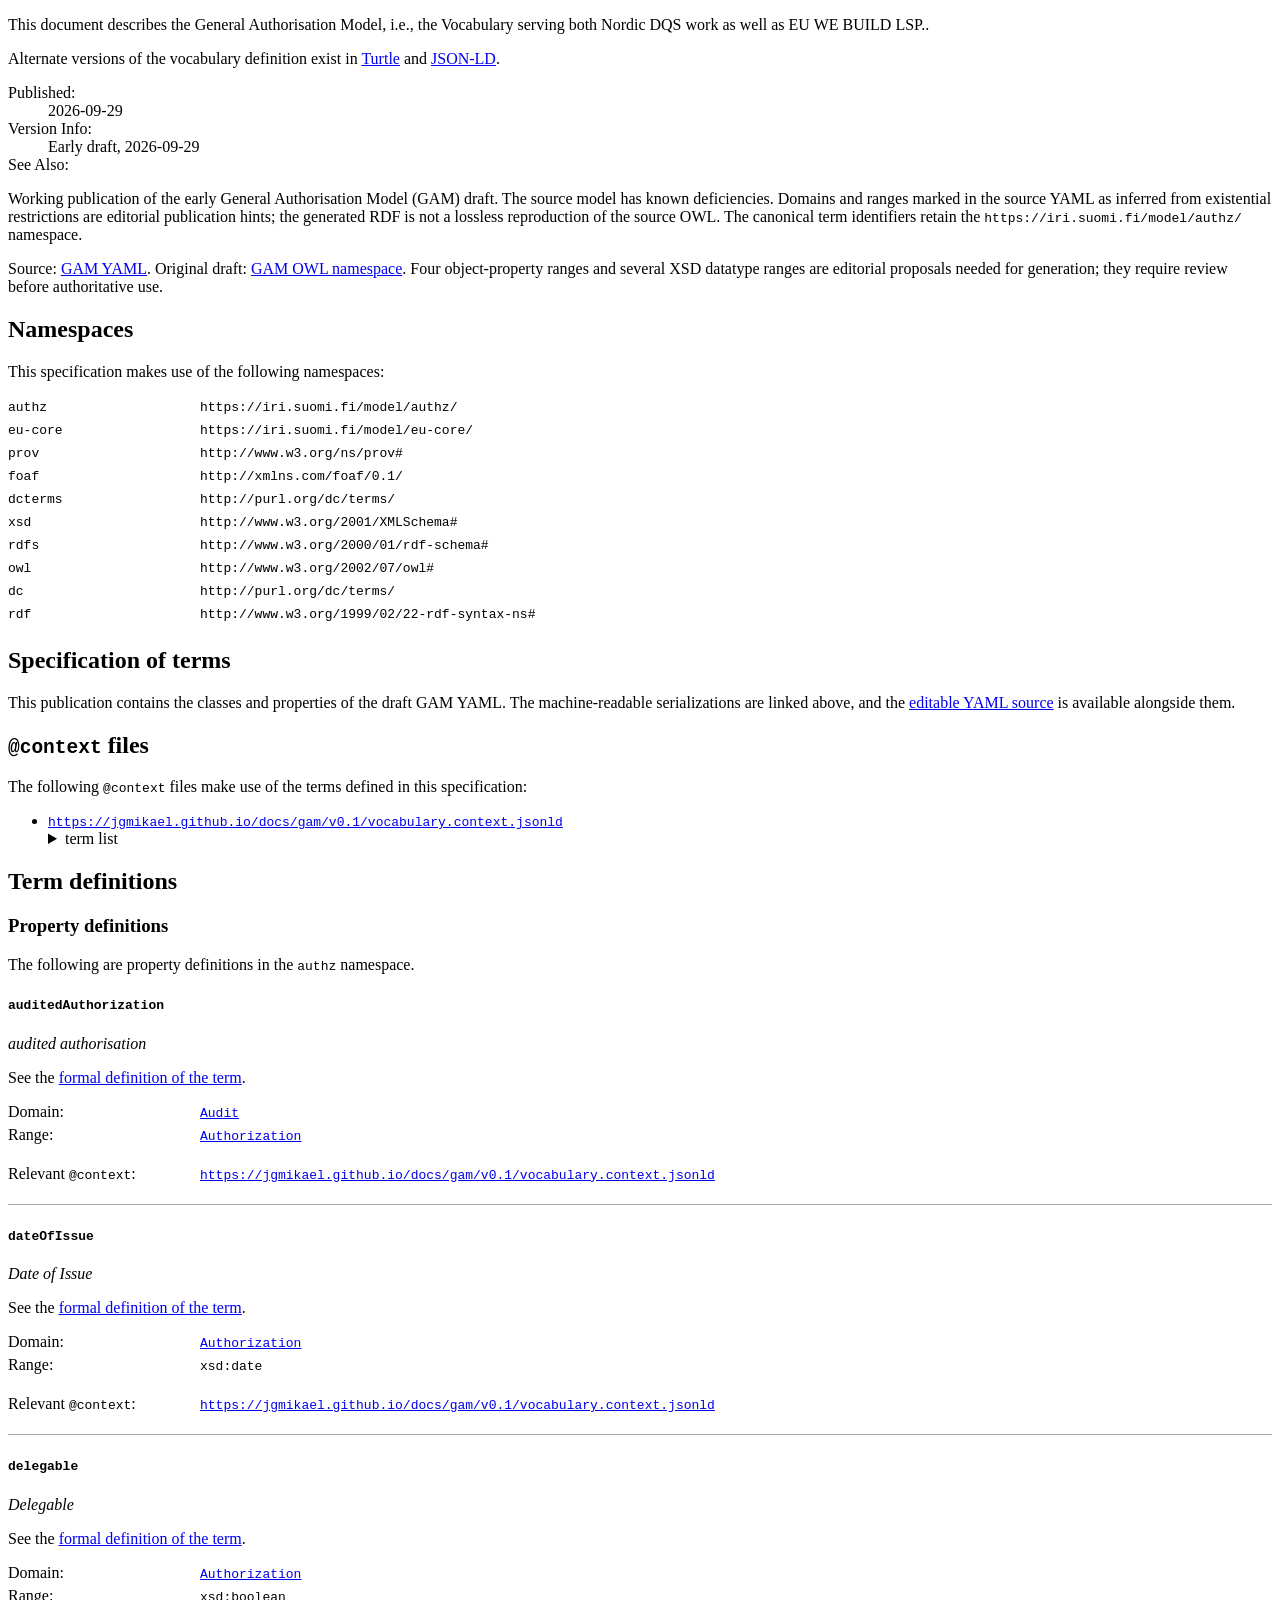
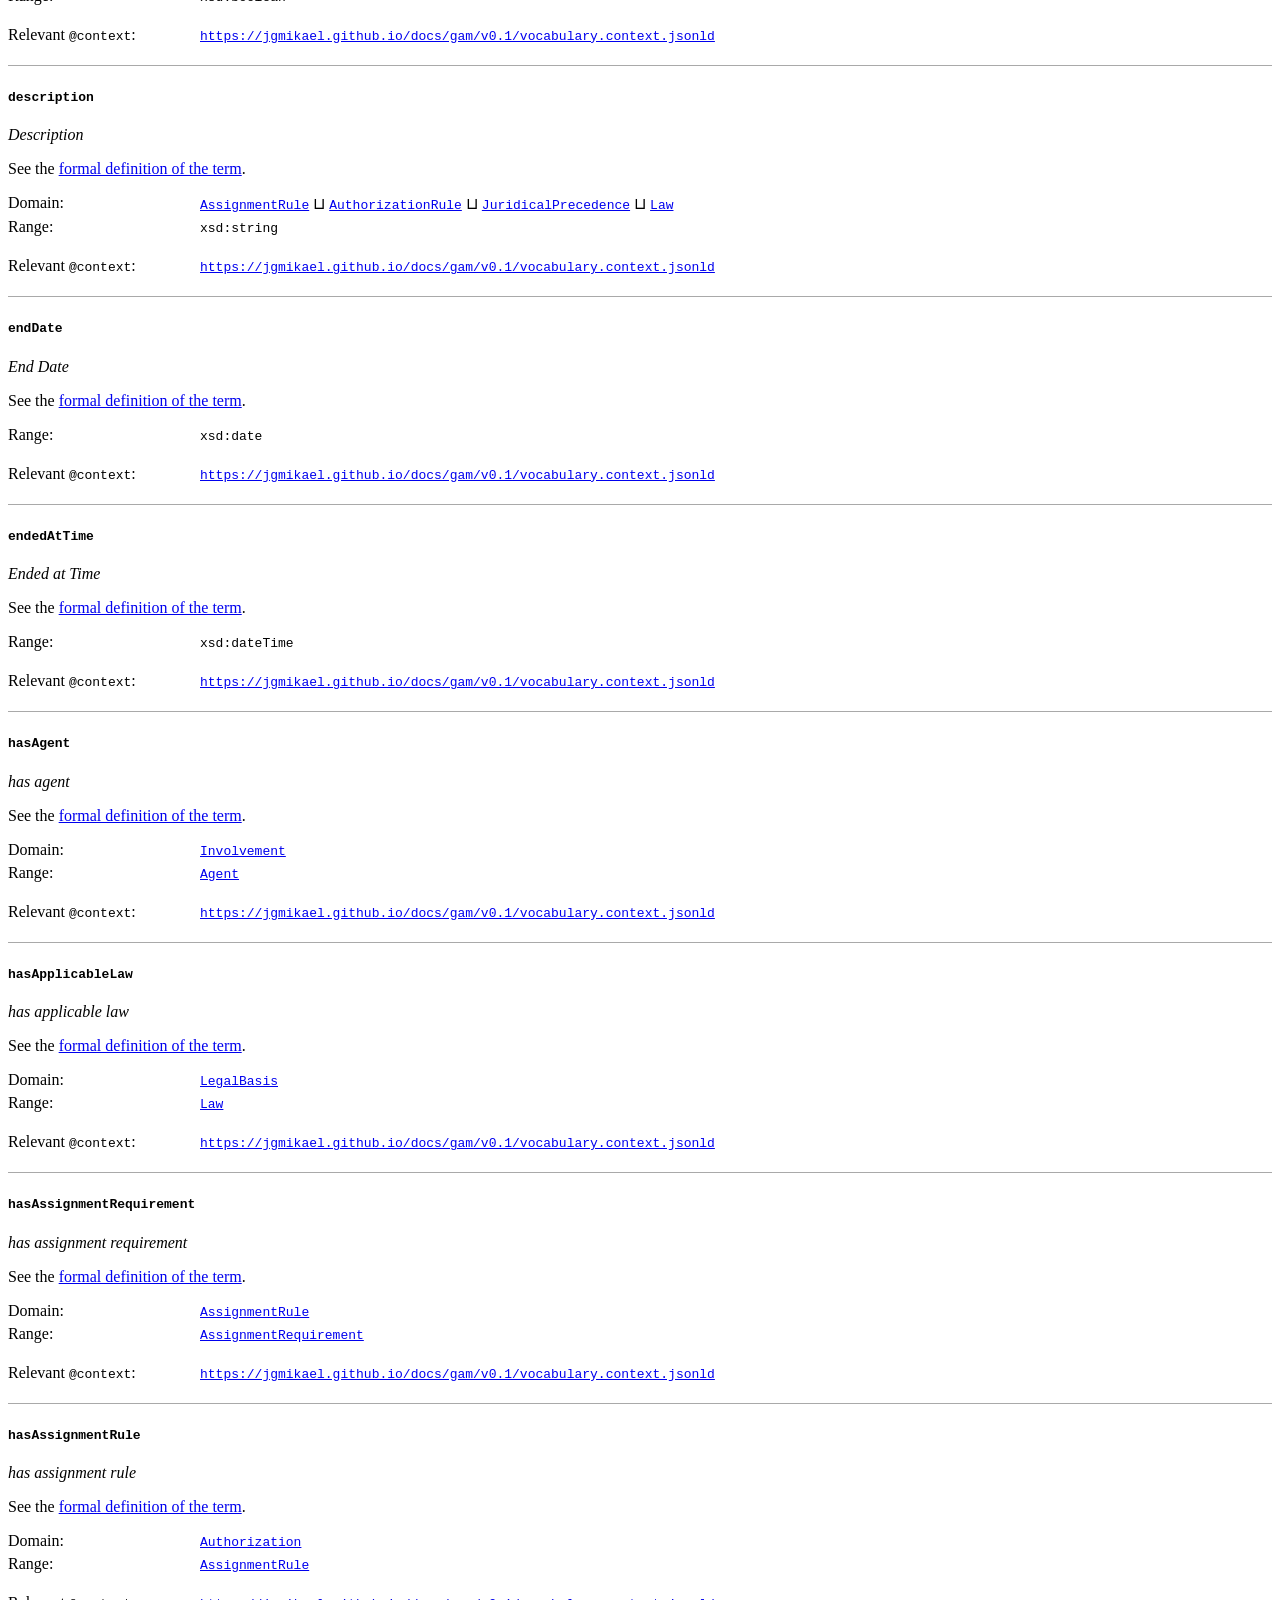
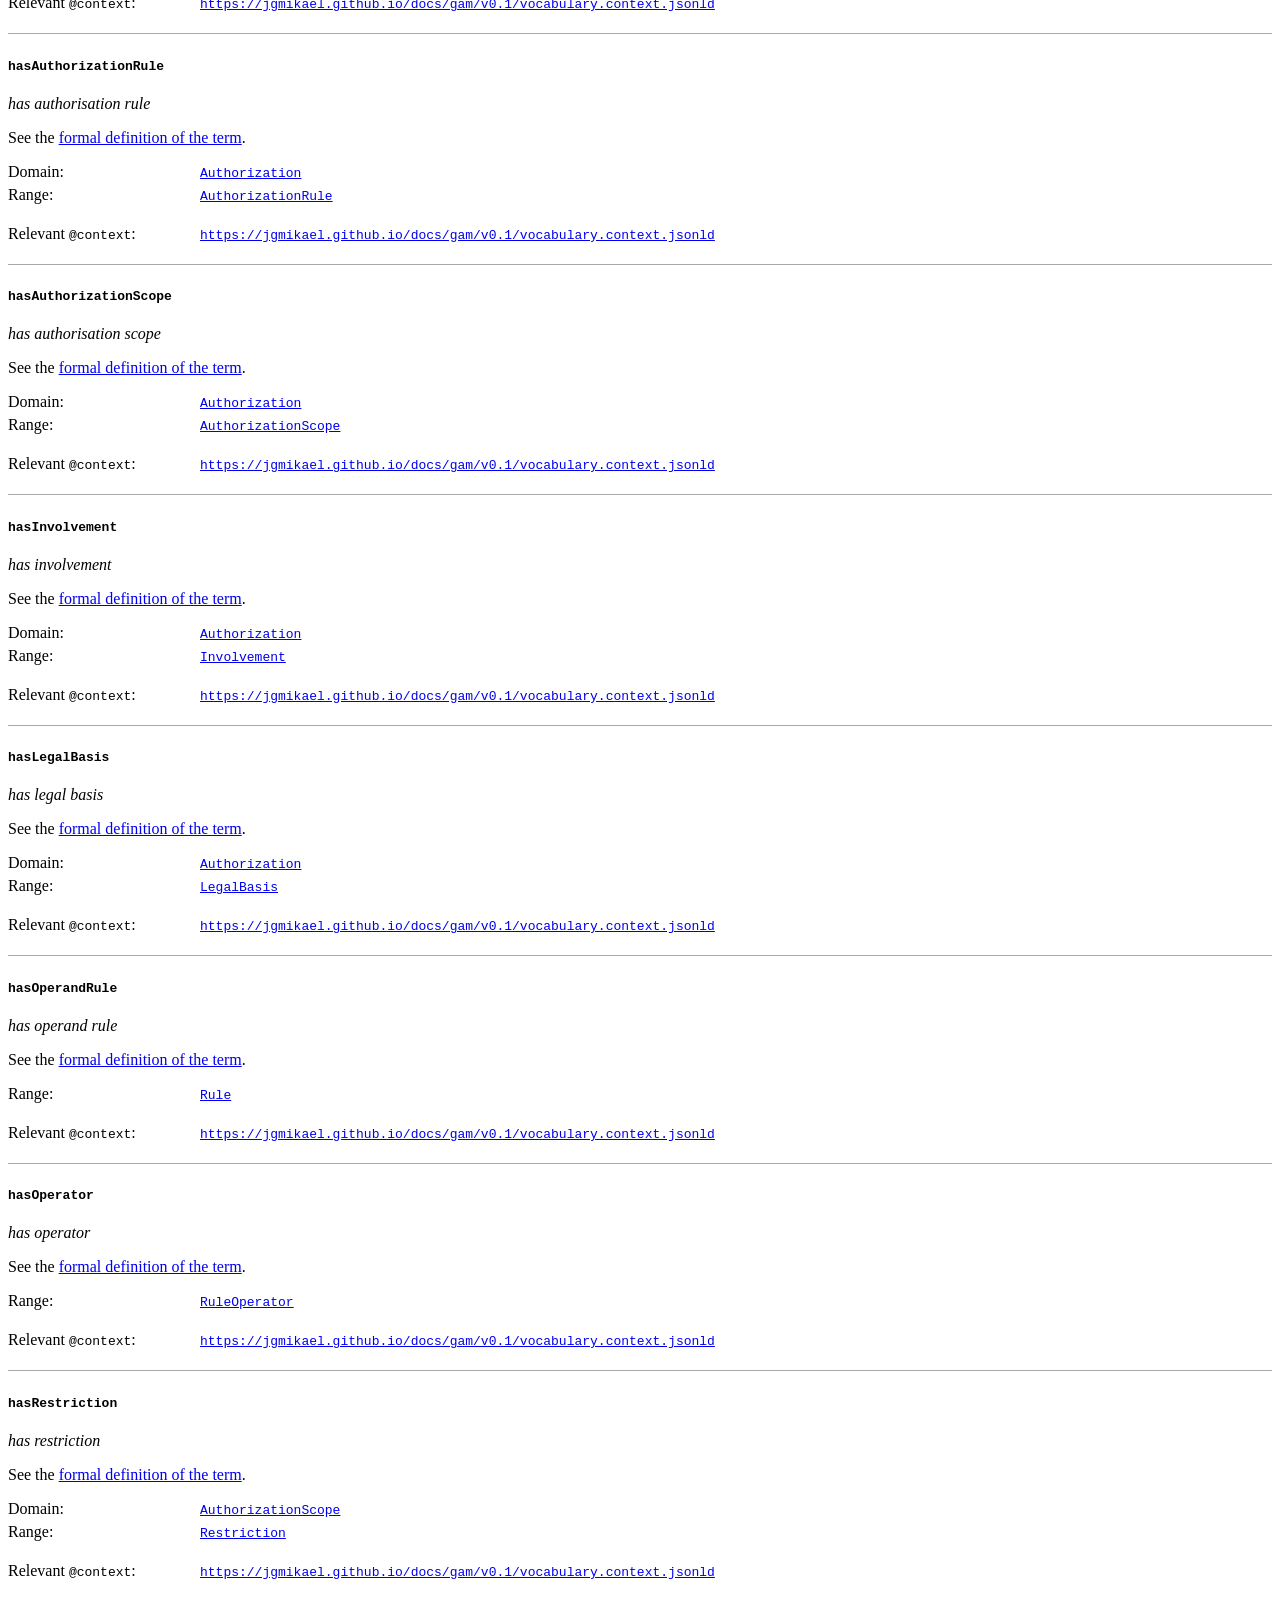
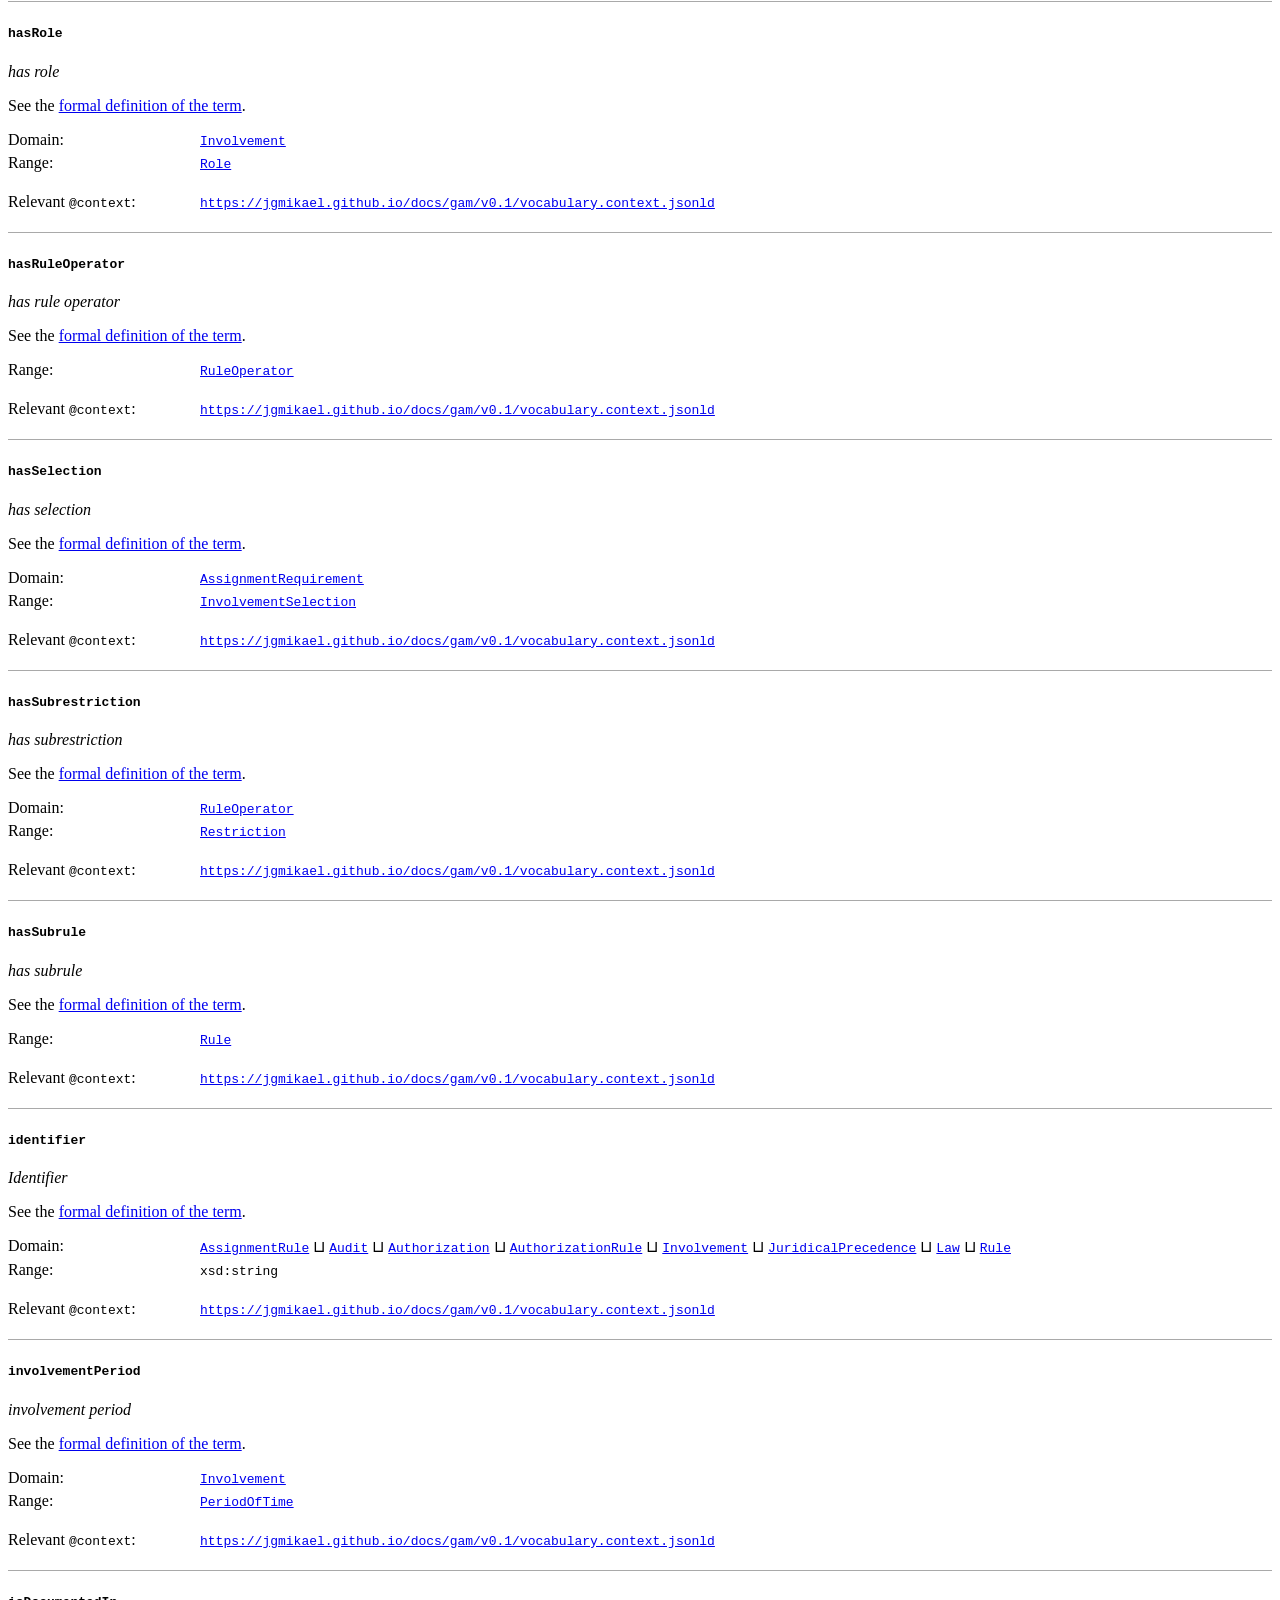
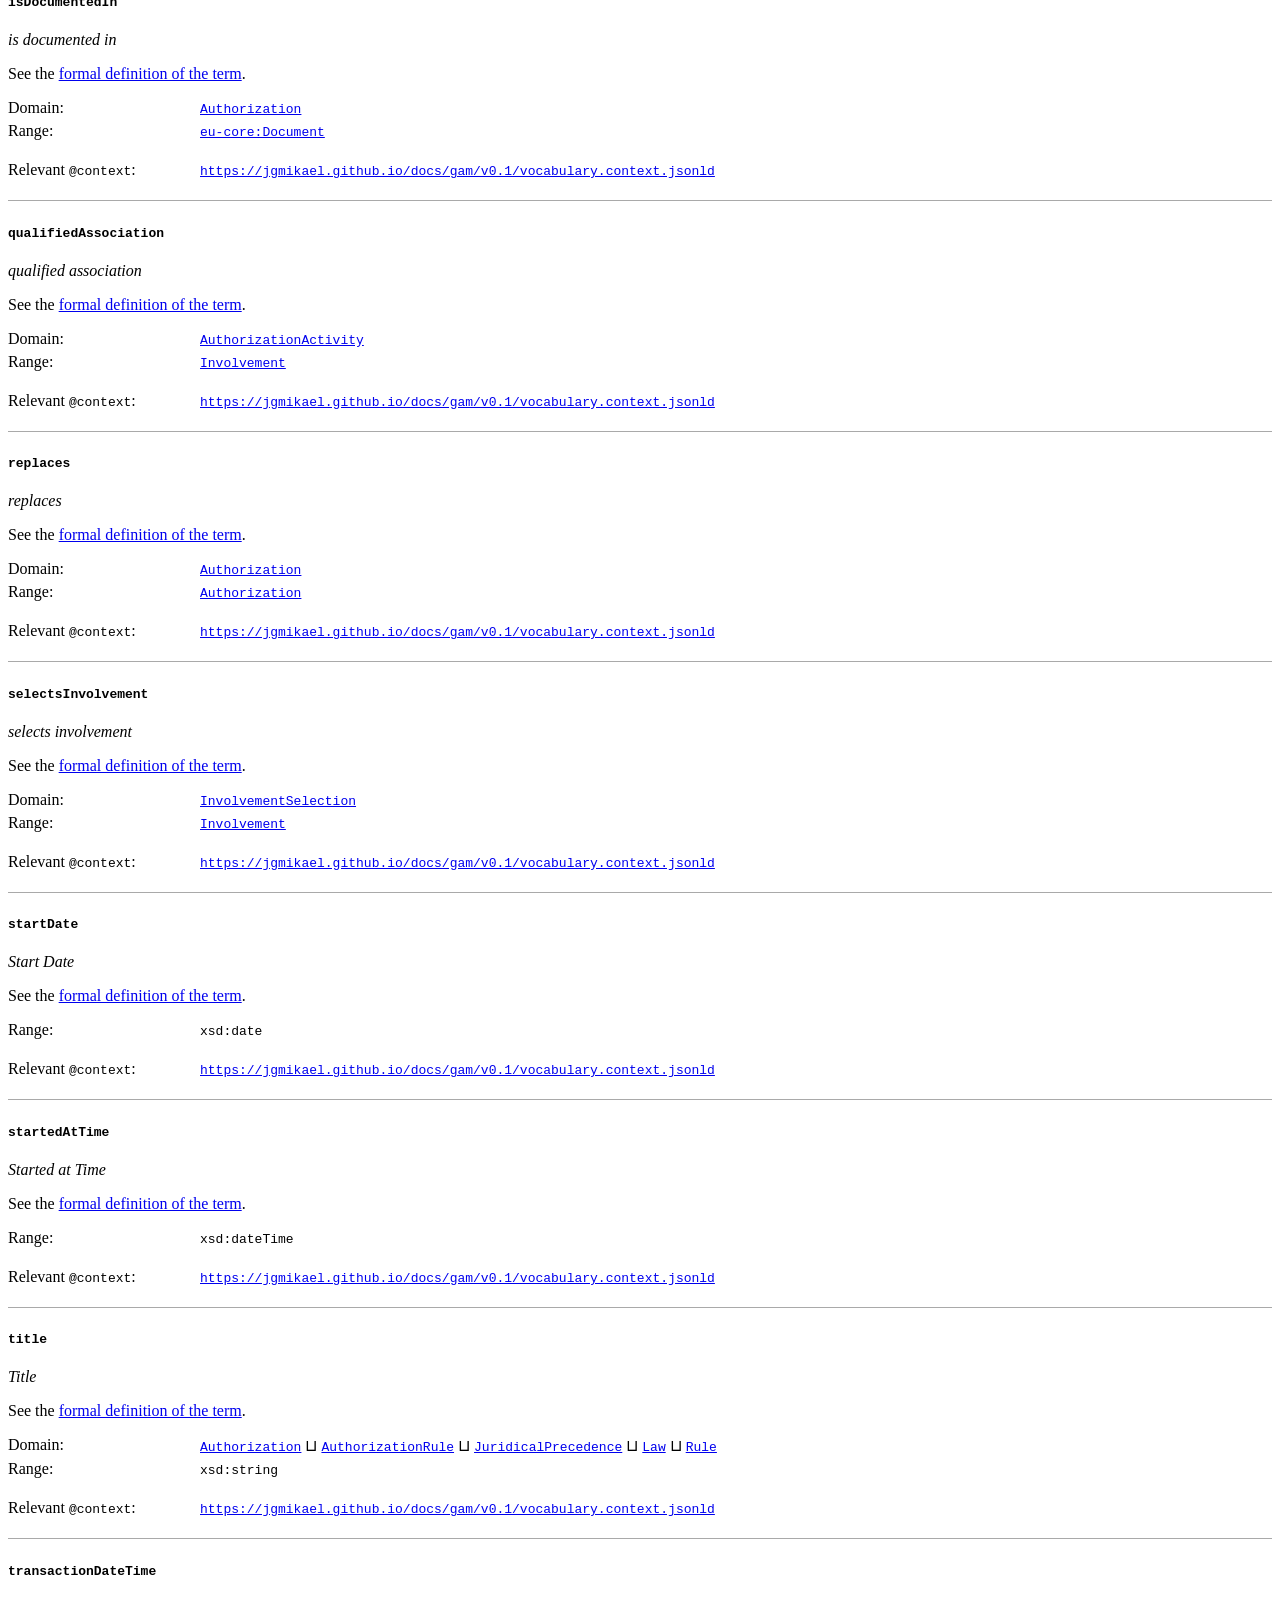
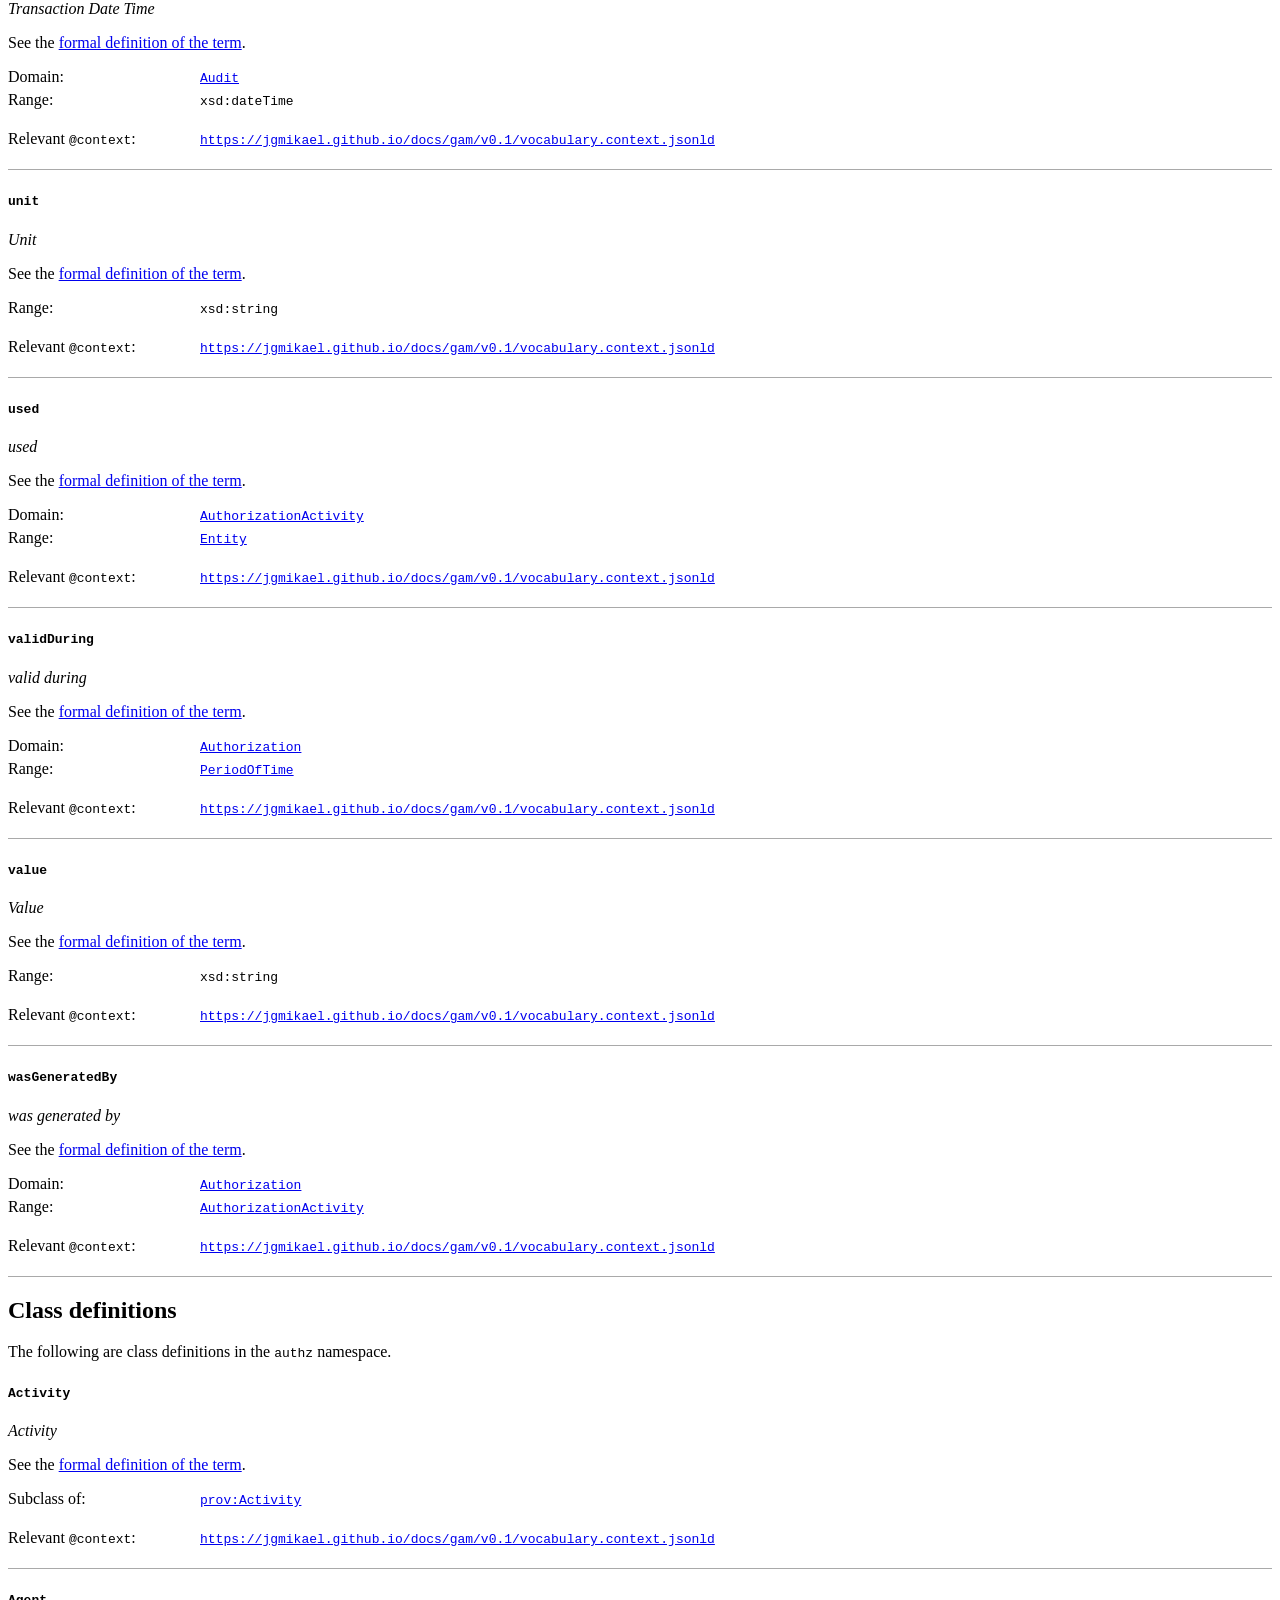
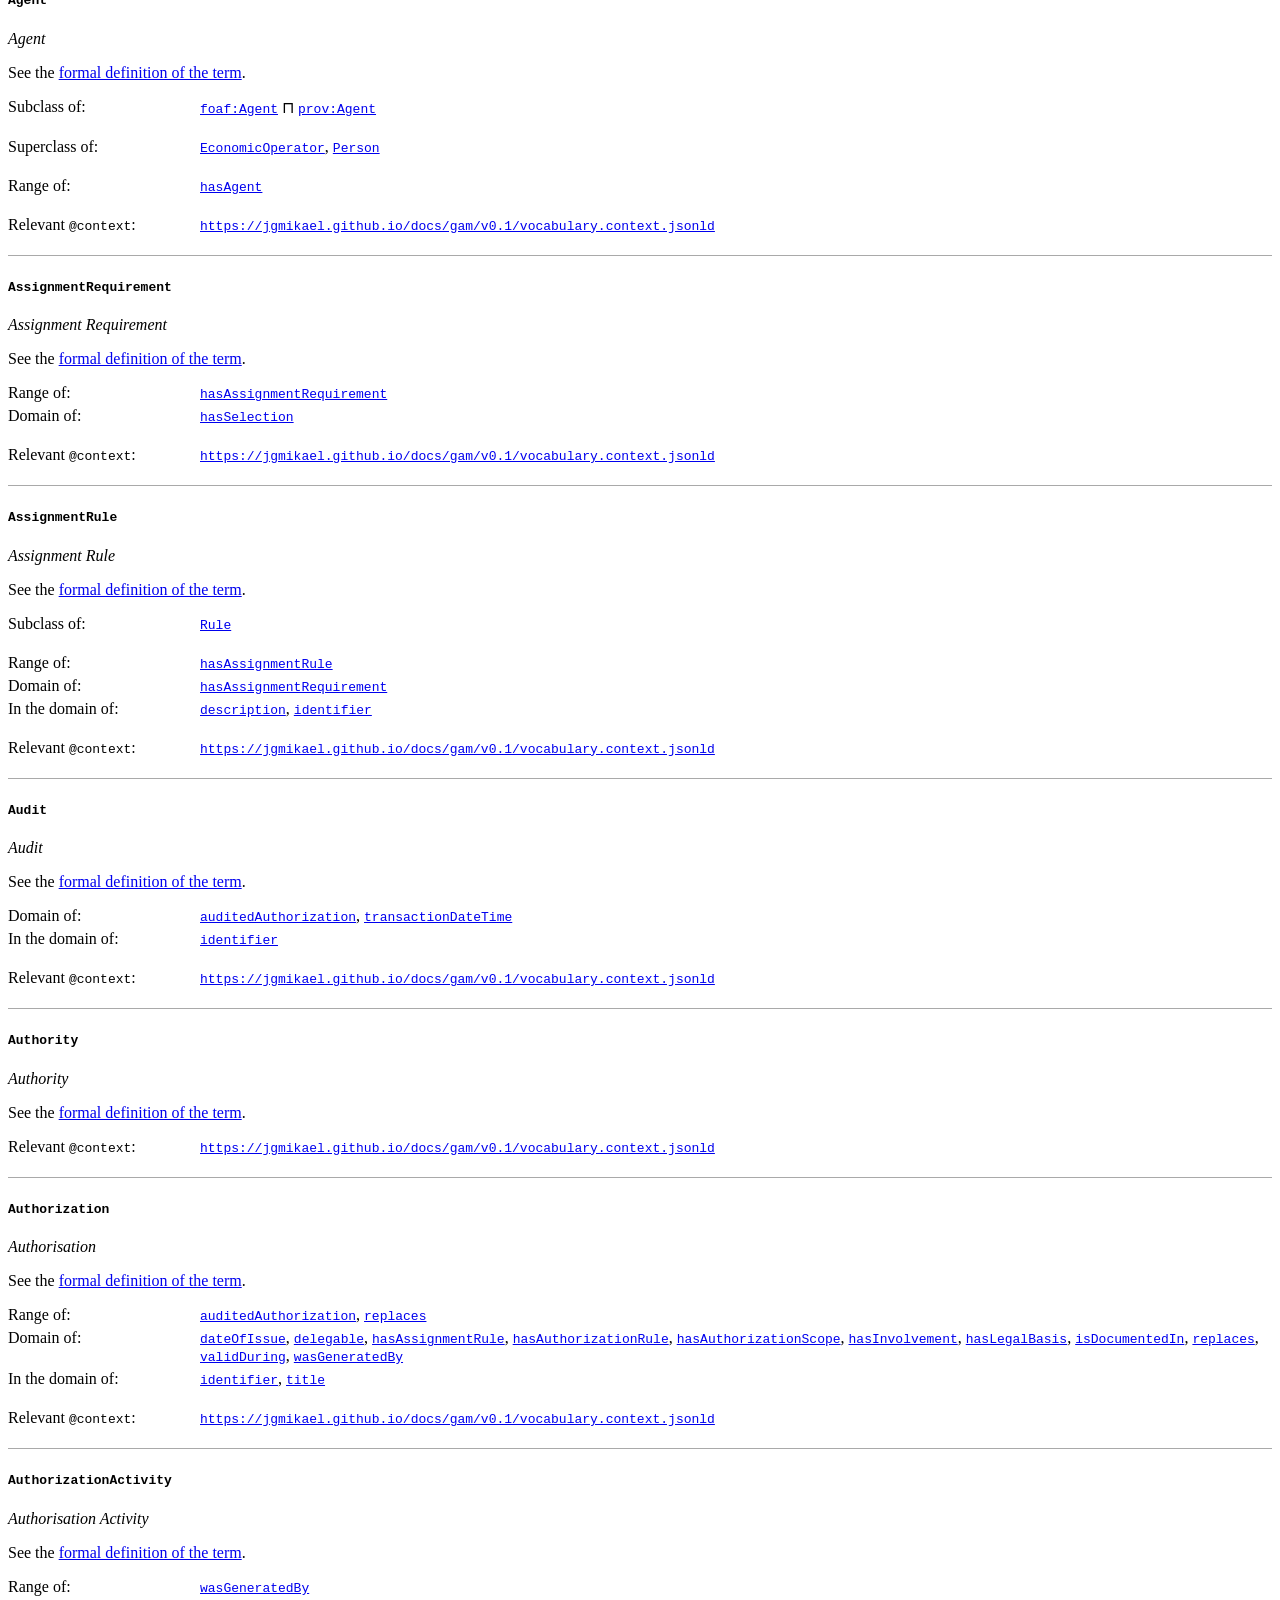
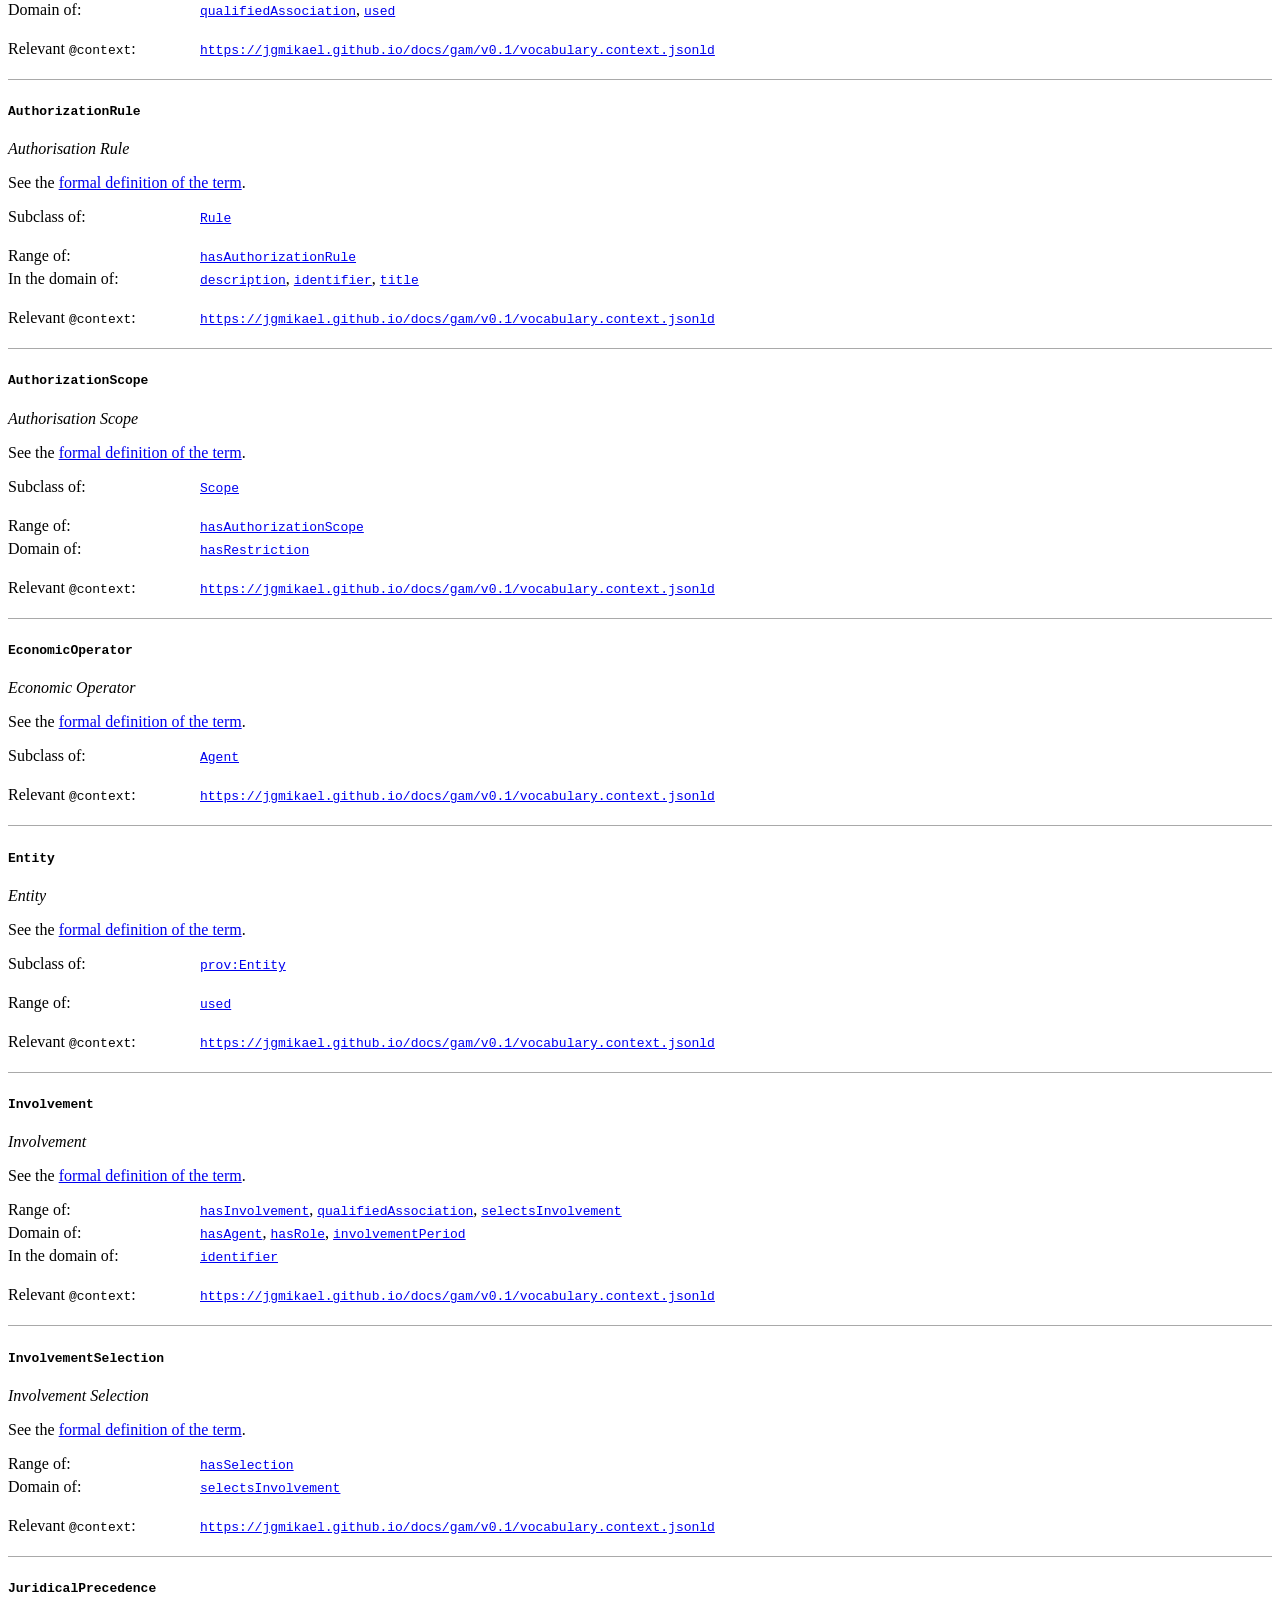
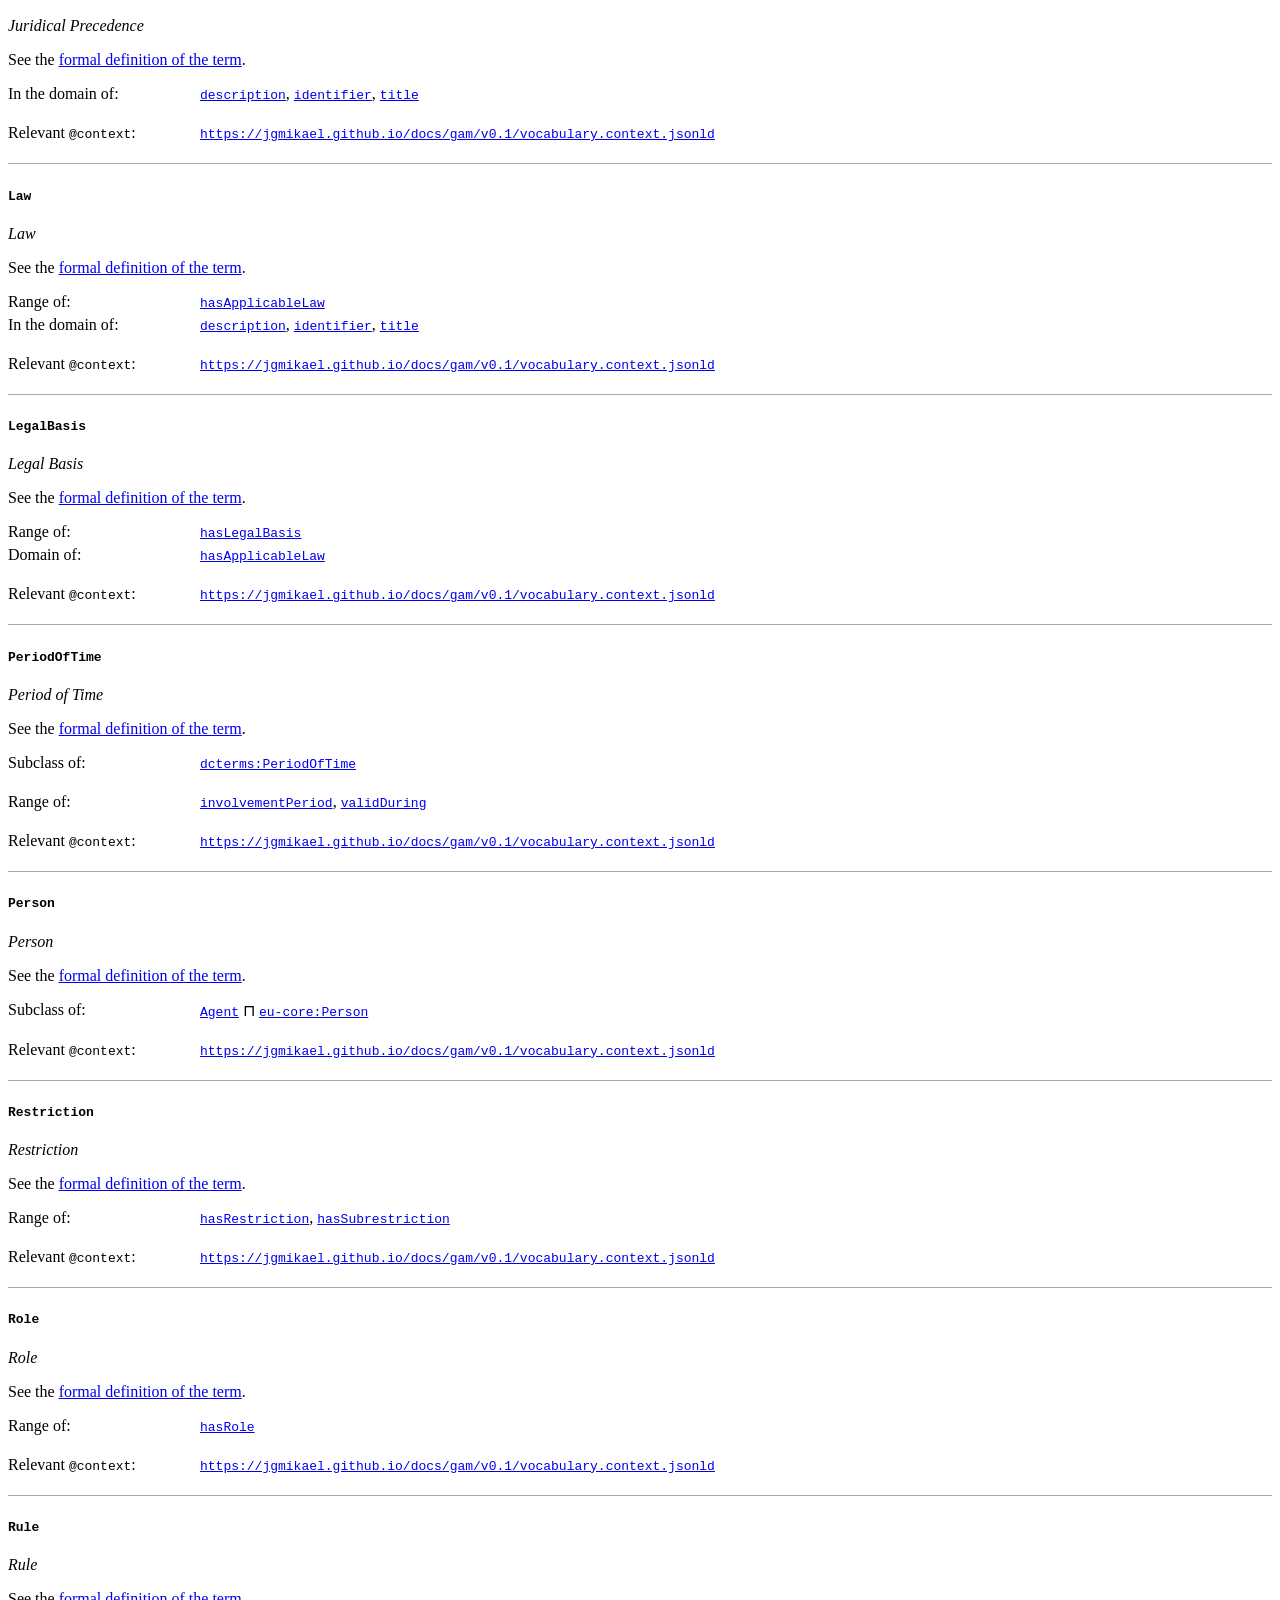
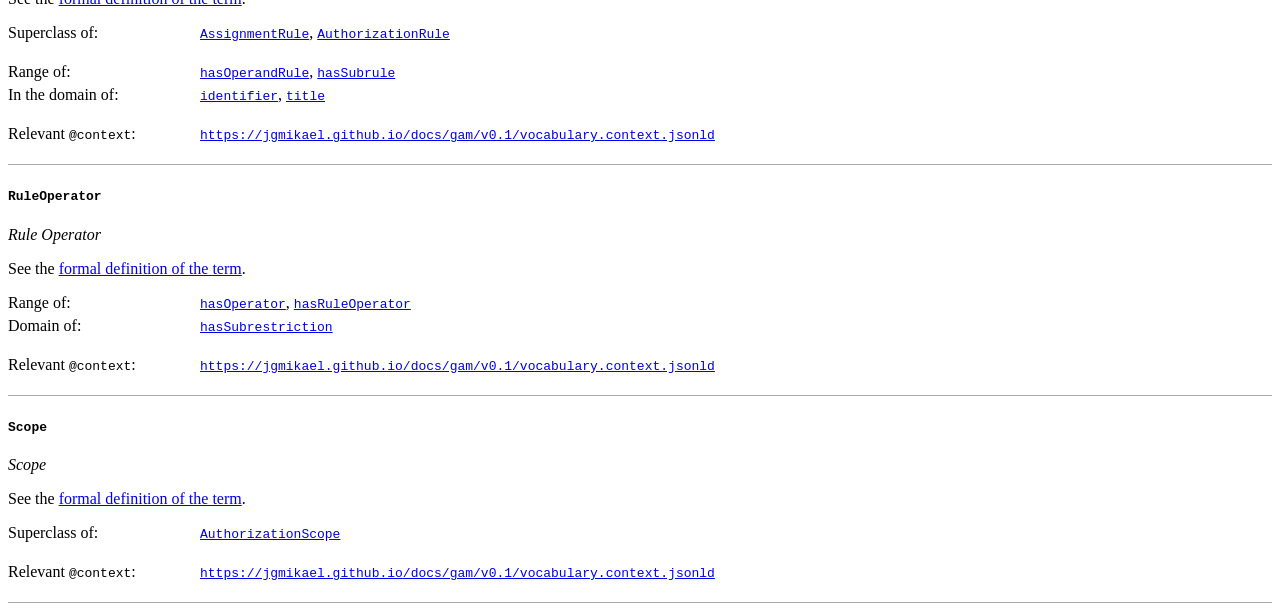
<file: docs/gam/index.html>
<!DOCTYPE html>
<html lang="en">

<head>
    <meta charset="utf-8">


    <title>General Authorisation Model</title>

    <script class="remove" src="https://www.w3.org/Tools/respec/respec-w3c"></script>
    <script class="remove">
        var respecConfig = {
            localBiblio: {},
            specStatus: "unofficial",
            shortName: "gam-draft",
            latestVersion: "https://jgmikael.github.io/docs/gam/",
            thisVersion: "https://jgmikael.github.io/docs/gam/",
            doJsonLd: true,
            editors: [{
                name: "Mikael af Hällström"
            }],
            alternateFormats: [{
                    uri: "vocabulary.ttl",
                    label: "Turtle"
                },
                {
                    uri: "vocabulary.jsonld",
                    label: "JSON-LD"
                }
            ],
            inlineCSS: true,
            doRDFa: false,
            noIDLIn: true,
            noLegacyStyle: false
        };
    </script>
    <style type="text/css">
        :root {
            color-scheme: light;
        }

        dl.terms dt {
            float: left;
            clear: left;
            width: 10vw;
        }

        dl.terms dd {
            margin-left: 15vw;
        }

        dl.terms dd:after {
            content: '';
            display: block;
            clear: both;
            margin-bottom: 5px;
        }

        table.rdfs-definition td {
            vertical-align: top;
            margin-right: 2em;
        }

        .bold {
            font-weight: bold;
        }

        /* code {
          color: red;
        } */

        .term_definitions section {
            border-bottom-style: solid;
            border-bottom-width: 1px;
            border-bottom-color: darkgrey;
        }

        .annoy {
            background: hsla(40, 100%, 50%, 0.95);
            color: black;
            padding: .75em 1em;
            border: red;
            border-style: solid none;
            box-shadow: 0 2px 8px black;
            text-align: center;
        }

        summary {
            font-weight: normal !important;
        }

        .example-with-playground {
            position: relative;
        }

        a.jsonld-playground-button {
            position: absolute;
            top: 4.4em;
            right: 1.4em;
            z-index: 1;
            padding: 0.3em 0.7em;
            font-size: 0.8em;
            font-weight: bold;
            color: #000000;
            background-color: #ffffff;
            opacity: .4;
            border-radius: 4px;
            text-decoration: none;
            box-shadow: 0px 0px 4px 4px rgba(0, 0, 0, 0.1);
        }

        a.jsonld-playground-button:hover {
            background-color: #f0f0f0;
            opacity: 1;
            box-shadow: 0px 0px 0px 0px rgba(0, 0, 0, 0.1);
        }
    </style>
    <link href="gam-work/vocabulary.jsonld" rel="alternate" type="application/ld+json">
    <link href="gam-work/vocabulary.ttl" rel="alternate" type="text/turtle">
</head>

<body>
    <section id="abstract">
        <p>This document describes the <span property="dc:title" id="title">General Authorisation Model</span>, i.e.,
            the <span property="dc:description" id="description">Vocabulary serving both Nordic DQS work as well as EU WE BUILD LSP.</span>.
        </p>
        <p>Alternate versions of the vocabulary definition exist in
            <a rel="alternate" href="vocabulary.ttl">Turtle</a> and
            <a rel="alternate" href="vocabulary.jsonld">JSON-LD</a>.
        </p>
        <dl>
            <dt>Published:</dt>
            <dd>
                <time property="dc:date" id="time">2026-09-29</time>
            </dd>
            <dt>Version Info:</dt>
            <dd>Early draft, 2026-09-29</dd>
            <dt id="see_also">See Also:</dt>
        </dl>
    </section>
    <section id="sotd">
        <p>Working publication of the early General Authorisation Model (GAM) draft. The source model has known deficiencies. Domains and ranges marked in the source YAML as inferred from existential restrictions are editorial publication hints; the generated RDF is not a lossless reproduction of the source OWL. The canonical term identifiers retain the <code>https://iri.suomi.fi/model/authz/</code> namespace.</p>
        <p>Source: <a href="vocabulary.yml">GAM YAML</a>. Original draft: <a href="https://iri.suomi.fi/model/authz/">GAM OWL namespace</a>. Four object-property ranges and several XSD datatype ranges are editorial proposals needed for generation; they require review before authoritative use.</p>
    </section>
    <section id="conformance"></section>
    <section>
        <h2>Namespaces</h2>
        <p>This specification makes use of the following namespaces:</p>
        <dl class="terms" id="namespaces">
            <dt><code>authz</code></dt>
            <dd><code>https://iri.suomi.fi/model/authz/</code></dd>
            <dt><code>eu-core</code></dt>
            <dd><code>https://iri.suomi.fi/model/eu-core/</code></dd>
            <dt><code>prov</code></dt>
            <dd><code>http://www.w3.org/ns/prov#</code></dd>
            <dt><code>foaf</code></dt>
            <dd><code>http://xmlns.com/foaf/0.1/</code></dd>
            <dt><code>dcterms</code></dt>
            <dd><code>http://purl.org/dc/terms/</code></dd>
            <dt><code>xsd</code></dt>
            <dd><code>http://www.w3.org/2001/XMLSchema#</code></dd>
            <dt><code>rdfs</code></dt>
            <dd><code>http://www.w3.org/2000/01/rdf-schema#</code></dd>
            <dt><code>owl</code></dt>
            <dd><code>http://www.w3.org/2002/07/owl#</code></dd>
            <dt><code>dc</code></dt>
            <dd><code>http://purl.org/dc/terms/</code></dd>
            <dt><code>rdf</code></dt>
            <dd><code>http://www.w3.org/1999/02/22-rdf-syntax-ns#</code></dd>
        </dl>
    </section>

    <section>
        <h2>Specification of terms</h2>
        <p>This publication contains the classes and properties of the draft GAM YAML. The machine-readable serializations are linked above, and the <a href="vocabulary.yml">editable YAML source</a> is available alongside them.</p>
    </section>
    <section>
        <h2><code>@context</code> files</h2>
        <p>The following <code>@context</code> files make use of the terms defined in this specification:</p>
        <ul id="contexts">
            <li><a href="https://jgmikael.github.io/docs/gam/v0.1/vocabulary.context.jsonld"><code>https://jgmikael.github.io/docs/gam/v0.1/vocabulary.context.jsonld</code></a>
                <details>
                    <summary>term list</summary>
                    <ul>
                        <li><a href="#Activity"><code>Activity<code></code></code></a></li>
                        <li><a href="#Agent"><code>Agent<code></code></code></a></li>
                        <li><a href="#AssignmentRequirement"><code>AssignmentRequirement<code></code></code></a></li>
                        <li><a href="#AssignmentRule"><code>AssignmentRule<code></code></code></a></li>
                        <li><a href="#Audit"><code>Audit<code></code></code></a></li>
                        <li><a href="#Authority"><code>Authority<code></code></code></a></li>
                        <li><a href="#Authorization"><code>Authorization<code></code></code></a></li>
                        <li><a href="#AuthorizationActivity"><code>AuthorizationActivity<code></code></code></a></li>
                        <li><a href="#AuthorizationRule"><code>AuthorizationRule<code></code></code></a></li>
                        <li><a href="#AuthorizationScope"><code>AuthorizationScope<code></code></code></a></li>
                        <li><a href="#EconomicOperator"><code>EconomicOperator<code></code></code></a></li>
                        <li><a href="#Entity"><code>Entity<code></code></code></a></li>
                        <li><a href="#Involvement"><code>Involvement<code></code></code></a></li>
                        <li><a href="#InvolvementSelection"><code>InvolvementSelection<code></code></code></a></li>
                        <li><a href="#JuridicalPrecedence"><code>JuridicalPrecedence<code></code></code></a></li>
                        <li><a href="#Law"><code>Law<code></code></code></a></li>
                        <li><a href="#LegalBasis"><code>LegalBasis<code></code></code></a></li>
                        <li><a href="#PeriodOfTime"><code>PeriodOfTime<code></code></code></a></li>
                        <li><a href="#Person"><code>Person<code></code></code></a></li>
                        <li><a href="#Restriction"><code>Restriction<code></code></code></a></li>
                        <li><a href="#Role"><code>Role<code></code></code></a></li>
                        <li><a href="#Rule"><code>Rule<code></code></code></a></li>
                        <li><a href="#RuleOperator"><code>RuleOperator<code></code></code></a></li>
                        <li><a href="#Scope"><code>Scope<code></code></code></a></li>
                        <li><a href="#auditedAuthorization"><code>auditedAuthorization<code></code></code></a></li>
                        <li><a href="#dateOfIssue"><code>dateOfIssue<code></code></code></a></li>
                        <li><a href="#delegable"><code>delegable<code></code></code></a></li>
                        <li><a href="#description"><code>description<code></code></code></a></li>
                        <li><a href="#endDate"><code>endDate<code></code></code></a></li>
                        <li><a href="#endedAtTime"><code>endedAtTime<code></code></code></a></li>
                        <li><a href="#hasAgent"><code>hasAgent<code></code></code></a></li>
                        <li><a href="#hasApplicableLaw"><code>hasApplicableLaw<code></code></code></a></li>
                        <li><a href="#hasAssignmentRequirement"><code>hasAssignmentRequirement<code></code></code></a></li>
                        <li><a href="#hasAssignmentRule"><code>hasAssignmentRule<code></code></code></a></li>
                        <li><a href="#hasAuthorizationRule"><code>hasAuthorizationRule<code></code></code></a></li>
                        <li><a href="#hasAuthorizationScope"><code>hasAuthorizationScope<code></code></code></a></li>
                        <li><a href="#hasInvolvement"><code>hasInvolvement<code></code></code></a></li>
                        <li><a href="#hasLegalBasis"><code>hasLegalBasis<code></code></code></a></li>
                        <li><a href="#hasOperandRule"><code>hasOperandRule<code></code></code></a></li>
                        <li><a href="#hasOperator"><code>hasOperator<code></code></code></a></li>
                        <li><a href="#hasRestriction"><code>hasRestriction<code></code></code></a></li>
                        <li><a href="#hasRole"><code>hasRole<code></code></code></a></li>
                        <li><a href="#hasRuleOperator"><code>hasRuleOperator<code></code></code></a></li>
                        <li><a href="#hasSelection"><code>hasSelection<code></code></code></a></li>
                        <li><a href="#hasSubrestriction"><code>hasSubrestriction<code></code></code></a></li>
                        <li><a href="#hasSubrule"><code>hasSubrule<code></code></code></a></li>
                        <li><a href="#identifier"><code>identifier<code></code></code></a></li>
                        <li><a href="#involvementPeriod"><code>involvementPeriod<code></code></code></a></li>
                        <li><a href="#isDocumentedIn"><code>isDocumentedIn<code></code></code></a></li>
                        <li><a href="#qualifiedAssociation"><code>qualifiedAssociation<code></code></code></a></li>
                        <li><a href="#replaces"><code>replaces<code></code></code></a></li>
                        <li><a href="#selectsInvolvement"><code>selectsInvolvement<code></code></code></a></li>
                        <li><a href="#startDate"><code>startDate<code></code></code></a></li>
                        <li><a href="#startedAtTime"><code>startedAtTime<code></code></code></a></li>
                        <li><a href="#title"><code>title<code></code></code></a></li>
                        <li><a href="#transactionDateTime"><code>transactionDateTime<code></code></code></a></li>
                        <li><a href="#unit"><code>unit<code></code></code></a></li>
                        <li><a href="#used"><code>used<code></code></code></a></li>
                        <li><a href="#validDuring"><code>validDuring<code></code></code></a></li>
                        <li><a href="#value"><code>value<code></code></code></a></li>
                        <li><a href="#wasGeneratedBy"><code>wasGeneratedBy<code></code></code></a></li>
                    </ul>
                </details>
            </li>
        </ul>
    </section>

    <section id="term_definitions">
        <h2>Term definitions</h2>

        <section id="property_definitions" class="term_definitions">
            <h3>Property definitions</h3>
            <p>The following are property definitions in the <code>authz</code> namespace.</p>
            <section id="auditedAuthorization">
                <h4><code>auditedAuthorization</code></h4>
                <p><em>audited authorisation</em></p>
                <p>See the <a href="https://iri.suomi.fi/model/authz/">formal definition of the term</a>.</p>
                <dl class="terms">
                    <dt>Domain:</dt>
                    <dd><a href="#Audit"><code>Audit</code></a></dd>
                    <dt>Range:</dt>
                    <dd><a href="#Authorization"><code>Authorization</code></a></dd>
                </dl>
                <dl class="terms">
                    <dt>Relevant <code>@context</code>:</dt>
                    <dd><a href="https://jgmikael.github.io/docs/gam/v0.1/vocabulary.context.jsonld"><code>https://jgmikael.github.io/docs/gam/v0.1/vocabulary.context.jsonld</code></a></dd>
                </dl>
            </section>
            <section id="dateOfIssue">
                <h4><code>dateOfIssue</code></h4>
                <p><em>Date of Issue</em></p>
                <p>See the <a href="https://iri.suomi.fi/model/authz/">formal definition of the term</a>.</p>
                <dl class="terms">
                    <dt>Domain:</dt>
                    <dd><a href="#Authorization"><code>Authorization</code></a></dd>
                    <dt>Range:</dt>
                    <dd><code>xsd:date</code></dd>
                </dl>
                <dl class="terms">
                    <dt>Relevant <code>@context</code>:</dt>
                    <dd><a href="https://jgmikael.github.io/docs/gam/v0.1/vocabulary.context.jsonld"><code>https://jgmikael.github.io/docs/gam/v0.1/vocabulary.context.jsonld</code></a></dd>
                </dl>
            </section>
            <section id="delegable">
                <h4><code>delegable</code></h4>
                <p><em>Delegable</em></p>
                <p>See the <a href="https://iri.suomi.fi/model/authz/">formal definition of the term</a>.</p>
                <dl class="terms">
                    <dt>Domain:</dt>
                    <dd><a href="#Authorization"><code>Authorization</code></a></dd>
                    <dt>Range:</dt>
                    <dd><code>xsd:boolean</code></dd>
                </dl>
                <dl class="terms">
                    <dt>Relevant <code>@context</code>:</dt>
                    <dd><a href="https://jgmikael.github.io/docs/gam/v0.1/vocabulary.context.jsonld"><code>https://jgmikael.github.io/docs/gam/v0.1/vocabulary.context.jsonld</code></a></dd>
                </dl>
            </section>
            <section id="description">
                <h4><code>description</code></h4>
                <p><em>Description</em></p>
                <p>See the <a href="https://iri.suomi.fi/model/authz/">formal definition of the term</a>.</p>
                <dl class="terms">
                    <dt>Domain:</dt>
                    <dd><a href="#AssignmentRule"><code>AssignmentRule</code></a> ⊔&nbsp;<a href="#AuthorizationRule"><code>AuthorizationRule</code></a> ⊔&nbsp;<a href="#JuridicalPrecedence"><code>JuridicalPrecedence</code></a> ⊔&nbsp;<a href="#Law"><code>Law</code></a></dd>
                    <dt>Range:</dt>
                    <dd><code>xsd:string</code></dd>
                </dl>
                <dl class="terms">
                    <dt>Relevant <code>@context</code>:</dt>
                    <dd><a href="https://jgmikael.github.io/docs/gam/v0.1/vocabulary.context.jsonld"><code>https://jgmikael.github.io/docs/gam/v0.1/vocabulary.context.jsonld</code></a></dd>
                </dl>
            </section>
            <section id="endDate">
                <h4><code>endDate</code></h4>
                <p><em>End Date</em></p>
                <p>See the <a href="https://iri.suomi.fi/model/authz/">formal definition of the term</a>.</p>
                <dl class="terms">
                    <dt>Range:</dt>
                    <dd><code>xsd:date</code></dd>
                </dl>
                <dl class="terms">
                    <dt>Relevant <code>@context</code>:</dt>
                    <dd><a href="https://jgmikael.github.io/docs/gam/v0.1/vocabulary.context.jsonld"><code>https://jgmikael.github.io/docs/gam/v0.1/vocabulary.context.jsonld</code></a></dd>
                </dl>
            </section>
            <section id="endedAtTime">
                <h4><code>endedAtTime</code></h4>
                <p><em>Ended at Time</em></p>
                <p>See the <a href="https://iri.suomi.fi/model/authz/">formal definition of the term</a>.</p>
                <dl class="terms">
                    <dt>Range:</dt>
                    <dd><code>xsd:dateTime</code></dd>
                </dl>
                <dl class="terms">
                    <dt>Relevant <code>@context</code>:</dt>
                    <dd><a href="https://jgmikael.github.io/docs/gam/v0.1/vocabulary.context.jsonld"><code>https://jgmikael.github.io/docs/gam/v0.1/vocabulary.context.jsonld</code></a></dd>
                </dl>
            </section>
            <section id="hasAgent">
                <h4><code>hasAgent</code></h4>
                <p><em>has agent</em></p>
                <p>See the <a href="https://iri.suomi.fi/model/authz/">formal definition of the term</a>.</p>
                <dl class="terms">
                    <dt>Domain:</dt>
                    <dd><a href="#Involvement"><code>Involvement</code></a></dd>
                    <dt>Range:</dt>
                    <dd><a href="#Agent"><code>Agent</code></a></dd>
                </dl>
                <dl class="terms">
                    <dt>Relevant <code>@context</code>:</dt>
                    <dd><a href="https://jgmikael.github.io/docs/gam/v0.1/vocabulary.context.jsonld"><code>https://jgmikael.github.io/docs/gam/v0.1/vocabulary.context.jsonld</code></a></dd>
                </dl>
            </section>
            <section id="hasApplicableLaw">
                <h4><code>hasApplicableLaw</code></h4>
                <p><em>has applicable law</em></p>
                <p>See the <a href="https://iri.suomi.fi/model/authz/">formal definition of the term</a>.</p>
                <dl class="terms">
                    <dt>Domain:</dt>
                    <dd><a href="#LegalBasis"><code>LegalBasis</code></a></dd>
                    <dt>Range:</dt>
                    <dd><a href="#Law"><code>Law</code></a></dd>
                </dl>
                <dl class="terms">
                    <dt>Relevant <code>@context</code>:</dt>
                    <dd><a href="https://jgmikael.github.io/docs/gam/v0.1/vocabulary.context.jsonld"><code>https://jgmikael.github.io/docs/gam/v0.1/vocabulary.context.jsonld</code></a></dd>
                </dl>
            </section>
            <section id="hasAssignmentRequirement">
                <h4><code>hasAssignmentRequirement</code></h4>
                <p><em>has assignment requirement</em></p>
                <p>See the <a href="https://iri.suomi.fi/model/authz/">formal definition of the term</a>.</p>
                <dl class="terms">
                    <dt>Domain:</dt>
                    <dd><a href="#AssignmentRule"><code>AssignmentRule</code></a></dd>
                    <dt>Range:</dt>
                    <dd><a href="#AssignmentRequirement"><code>AssignmentRequirement</code></a></dd>
                </dl>
                <dl class="terms">
                    <dt>Relevant <code>@context</code>:</dt>
                    <dd><a href="https://jgmikael.github.io/docs/gam/v0.1/vocabulary.context.jsonld"><code>https://jgmikael.github.io/docs/gam/v0.1/vocabulary.context.jsonld</code></a></dd>
                </dl>
            </section>
            <section id="hasAssignmentRule">
                <h4><code>hasAssignmentRule</code></h4>
                <p><em>has assignment rule</em></p>
                <p>See the <a href="https://iri.suomi.fi/model/authz/">formal definition of the term</a>.</p>
                <dl class="terms">
                    <dt>Domain:</dt>
                    <dd><a href="#Authorization"><code>Authorization</code></a></dd>
                    <dt>Range:</dt>
                    <dd><a href="#AssignmentRule"><code>AssignmentRule</code></a></dd>
                </dl>
                <dl class="terms">
                    <dt>Relevant <code>@context</code>:</dt>
                    <dd><a href="https://jgmikael.github.io/docs/gam/v0.1/vocabulary.context.jsonld"><code>https://jgmikael.github.io/docs/gam/v0.1/vocabulary.context.jsonld</code></a></dd>
                </dl>
            </section>
            <section id="hasAuthorizationRule">
                <h4><code>hasAuthorizationRule</code></h4>
                <p><em>has authorisation rule</em></p>
                <p>See the <a href="https://iri.suomi.fi/model/authz/">formal definition of the term</a>.</p>
                <dl class="terms">
                    <dt>Domain:</dt>
                    <dd><a href="#Authorization"><code>Authorization</code></a></dd>
                    <dt>Range:</dt>
                    <dd><a href="#AuthorizationRule"><code>AuthorizationRule</code></a></dd>
                </dl>
                <dl class="terms">
                    <dt>Relevant <code>@context</code>:</dt>
                    <dd><a href="https://jgmikael.github.io/docs/gam/v0.1/vocabulary.context.jsonld"><code>https://jgmikael.github.io/docs/gam/v0.1/vocabulary.context.jsonld</code></a></dd>
                </dl>
            </section>
            <section id="hasAuthorizationScope">
                <h4><code>hasAuthorizationScope</code></h4>
                <p><em>has authorisation scope</em></p>
                <p>See the <a href="https://iri.suomi.fi/model/authz/">formal definition of the term</a>.</p>
                <dl class="terms">
                    <dt>Domain:</dt>
                    <dd><a href="#Authorization"><code>Authorization</code></a></dd>
                    <dt>Range:</dt>
                    <dd><a href="#AuthorizationScope"><code>AuthorizationScope</code></a></dd>
                </dl>
                <dl class="terms">
                    <dt>Relevant <code>@context</code>:</dt>
                    <dd><a href="https://jgmikael.github.io/docs/gam/v0.1/vocabulary.context.jsonld"><code>https://jgmikael.github.io/docs/gam/v0.1/vocabulary.context.jsonld</code></a></dd>
                </dl>
            </section>
            <section id="hasInvolvement">
                <h4><code>hasInvolvement</code></h4>
                <p><em>has involvement</em></p>
                <p>See the <a href="https://iri.suomi.fi/model/authz/">formal definition of the term</a>.</p>
                <dl class="terms">
                    <dt>Domain:</dt>
                    <dd><a href="#Authorization"><code>Authorization</code></a></dd>
                    <dt>Range:</dt>
                    <dd><a href="#Involvement"><code>Involvement</code></a></dd>
                </dl>
                <dl class="terms">
                    <dt>Relevant <code>@context</code>:</dt>
                    <dd><a href="https://jgmikael.github.io/docs/gam/v0.1/vocabulary.context.jsonld"><code>https://jgmikael.github.io/docs/gam/v0.1/vocabulary.context.jsonld</code></a></dd>
                </dl>
            </section>
            <section id="hasLegalBasis">
                <h4><code>hasLegalBasis</code></h4>
                <p><em>has legal basis</em></p>
                <p>See the <a href="https://iri.suomi.fi/model/authz/">formal definition of the term</a>.</p>
                <dl class="terms">
                    <dt>Domain:</dt>
                    <dd><a href="#Authorization"><code>Authorization</code></a></dd>
                    <dt>Range:</dt>
                    <dd><a href="#LegalBasis"><code>LegalBasis</code></a></dd>
                </dl>
                <dl class="terms">
                    <dt>Relevant <code>@context</code>:</dt>
                    <dd><a href="https://jgmikael.github.io/docs/gam/v0.1/vocabulary.context.jsonld"><code>https://jgmikael.github.io/docs/gam/v0.1/vocabulary.context.jsonld</code></a></dd>
                </dl>
            </section>
            <section id="hasOperandRule">
                <h4><code>hasOperandRule</code></h4>
                <p><em>has operand rule</em></p>
                <p>See the <a href="https://iri.suomi.fi/model/authz/">formal definition of the term</a>.</p>
                <dl class="terms">
                    <dt>Range:</dt>
                    <dd><a href="#Rule"><code>Rule</code></a></dd>
                </dl>
                <dl class="terms">
                    <dt>Relevant <code>@context</code>:</dt>
                    <dd><a href="https://jgmikael.github.io/docs/gam/v0.1/vocabulary.context.jsonld"><code>https://jgmikael.github.io/docs/gam/v0.1/vocabulary.context.jsonld</code></a></dd>
                </dl>
            </section>
            <section id="hasOperator">
                <h4><code>hasOperator</code></h4>
                <p><em>has operator</em></p>
                <p>See the <a href="https://iri.suomi.fi/model/authz/">formal definition of the term</a>.</p>
                <dl class="terms">
                    <dt>Range:</dt>
                    <dd><a href="#RuleOperator"><code>RuleOperator</code></a></dd>
                </dl>
                <dl class="terms">
                    <dt>Relevant <code>@context</code>:</dt>
                    <dd><a href="https://jgmikael.github.io/docs/gam/v0.1/vocabulary.context.jsonld"><code>https://jgmikael.github.io/docs/gam/v0.1/vocabulary.context.jsonld</code></a></dd>
                </dl>
            </section>
            <section id="hasRestriction">
                <h4><code>hasRestriction</code></h4>
                <p><em>has restriction</em></p>
                <p>See the <a href="https://iri.suomi.fi/model/authz/">formal definition of the term</a>.</p>
                <dl class="terms">
                    <dt>Domain:</dt>
                    <dd><a href="#AuthorizationScope"><code>AuthorizationScope</code></a></dd>
                    <dt>Range:</dt>
                    <dd><a href="#Restriction"><code>Restriction</code></a></dd>
                </dl>
                <dl class="terms">
                    <dt>Relevant <code>@context</code>:</dt>
                    <dd><a href="https://jgmikael.github.io/docs/gam/v0.1/vocabulary.context.jsonld"><code>https://jgmikael.github.io/docs/gam/v0.1/vocabulary.context.jsonld</code></a></dd>
                </dl>
            </section>
            <section id="hasRole">
                <h4><code>hasRole</code></h4>
                <p><em>has role</em></p>
                <p>See the <a href="https://iri.suomi.fi/model/authz/">formal definition of the term</a>.</p>
                <dl class="terms">
                    <dt>Domain:</dt>
                    <dd><a href="#Involvement"><code>Involvement</code></a></dd>
                    <dt>Range:</dt>
                    <dd><a href="#Role"><code>Role</code></a></dd>
                </dl>
                <dl class="terms">
                    <dt>Relevant <code>@context</code>:</dt>
                    <dd><a href="https://jgmikael.github.io/docs/gam/v0.1/vocabulary.context.jsonld"><code>https://jgmikael.github.io/docs/gam/v0.1/vocabulary.context.jsonld</code></a></dd>
                </dl>
            </section>
            <section id="hasRuleOperator">
                <h4><code>hasRuleOperator</code></h4>
                <p><em>has rule operator</em></p>
                <p>See the <a href="https://iri.suomi.fi/model/authz/">formal definition of the term</a>.</p>
                <dl class="terms">
                    <dt>Range:</dt>
                    <dd><a href="#RuleOperator"><code>RuleOperator</code></a></dd>
                </dl>
                <dl class="terms">
                    <dt>Relevant <code>@context</code>:</dt>
                    <dd><a href="https://jgmikael.github.io/docs/gam/v0.1/vocabulary.context.jsonld"><code>https://jgmikael.github.io/docs/gam/v0.1/vocabulary.context.jsonld</code></a></dd>
                </dl>
            </section>
            <section id="hasSelection">
                <h4><code>hasSelection</code></h4>
                <p><em>has selection</em></p>
                <p>See the <a href="https://iri.suomi.fi/model/authz/">formal definition of the term</a>.</p>
                <dl class="terms">
                    <dt>Domain:</dt>
                    <dd><a href="#AssignmentRequirement"><code>AssignmentRequirement</code></a></dd>
                    <dt>Range:</dt>
                    <dd><a href="#InvolvementSelection"><code>InvolvementSelection</code></a></dd>
                </dl>
                <dl class="terms">
                    <dt>Relevant <code>@context</code>:</dt>
                    <dd><a href="https://jgmikael.github.io/docs/gam/v0.1/vocabulary.context.jsonld"><code>https://jgmikael.github.io/docs/gam/v0.1/vocabulary.context.jsonld</code></a></dd>
                </dl>
            </section>
            <section id="hasSubrestriction">
                <h4><code>hasSubrestriction</code></h4>
                <p><em>has subrestriction</em></p>
                <p>See the <a href="https://iri.suomi.fi/model/authz/">formal definition of the term</a>.</p>
                <dl class="terms">
                    <dt>Domain:</dt>
                    <dd><a href="#RuleOperator"><code>RuleOperator</code></a></dd>
                    <dt>Range:</dt>
                    <dd><a href="#Restriction"><code>Restriction</code></a></dd>
                </dl>
                <dl class="terms">
                    <dt>Relevant <code>@context</code>:</dt>
                    <dd><a href="https://jgmikael.github.io/docs/gam/v0.1/vocabulary.context.jsonld"><code>https://jgmikael.github.io/docs/gam/v0.1/vocabulary.context.jsonld</code></a></dd>
                </dl>
            </section>
            <section id="hasSubrule">
                <h4><code>hasSubrule</code></h4>
                <p><em>has subrule</em></p>
                <p>See the <a href="https://iri.suomi.fi/model/authz/">formal definition of the term</a>.</p>
                <dl class="terms">
                    <dt>Range:</dt>
                    <dd><a href="#Rule"><code>Rule</code></a></dd>
                </dl>
                <dl class="terms">
                    <dt>Relevant <code>@context</code>:</dt>
                    <dd><a href="https://jgmikael.github.io/docs/gam/v0.1/vocabulary.context.jsonld"><code>https://jgmikael.github.io/docs/gam/v0.1/vocabulary.context.jsonld</code></a></dd>
                </dl>
            </section>
            <section id="identifier">
                <h4><code>identifier</code></h4>
                <p><em>Identifier</em></p>
                <p>See the <a href="https://iri.suomi.fi/model/authz/">formal definition of the term</a>.</p>
                <dl class="terms">
                    <dt>Domain:</dt>
                    <dd><a href="#AssignmentRule"><code>AssignmentRule</code></a> ⊔&nbsp;<a href="#Audit"><code>Audit</code></a> ⊔&nbsp;<a href="#Authorization"><code>Authorization</code></a> ⊔&nbsp;<a href="#AuthorizationRule"><code>AuthorizationRule</code></a> ⊔&nbsp;<a href="#Involvement"><code>Involvement</code></a> ⊔&nbsp;<a href="#JuridicalPrecedence"><code>JuridicalPrecedence</code></a> ⊔&nbsp;<a href="#Law"><code>Law</code></a> ⊔&nbsp;<a href="#Rule"><code>Rule</code></a></dd>
                    <dt>Range:</dt>
                    <dd><code>xsd:string</code></dd>
                </dl>
                <dl class="terms">
                    <dt>Relevant <code>@context</code>:</dt>
                    <dd><a href="https://jgmikael.github.io/docs/gam/v0.1/vocabulary.context.jsonld"><code>https://jgmikael.github.io/docs/gam/v0.1/vocabulary.context.jsonld</code></a></dd>
                </dl>
            </section>
            <section id="involvementPeriod">
                <h4><code>involvementPeriod</code></h4>
                <p><em>involvement period</em></p>
                <p>See the <a href="https://iri.suomi.fi/model/authz/">formal definition of the term</a>.</p>
                <dl class="terms">
                    <dt>Domain:</dt>
                    <dd><a href="#Involvement"><code>Involvement</code></a></dd>
                    <dt>Range:</dt>
                    <dd><a href="#PeriodOfTime"><code>PeriodOfTime</code></a></dd>
                </dl>
                <dl class="terms">
                    <dt>Relevant <code>@context</code>:</dt>
                    <dd><a href="https://jgmikael.github.io/docs/gam/v0.1/vocabulary.context.jsonld"><code>https://jgmikael.github.io/docs/gam/v0.1/vocabulary.context.jsonld</code></a></dd>
                </dl>
            </section>
            <section id="isDocumentedIn">
                <h4><code>isDocumentedIn</code></h4>
                <p><em>is documented in</em></p>
                <p>See the <a href="https://iri.suomi.fi/model/authz/">formal definition of the term</a>.</p>
                <dl class="terms">
                    <dt>Domain:</dt>
                    <dd><a href="#Authorization"><code>Authorization</code></a></dd>
                    <dt>Range:</dt>
                    <dd><a href="https://iri.suomi.fi/model/eu-core/Document"><code>eu-core:Document</code></a></dd>
                </dl>
                <dl class="terms">
                    <dt>Relevant <code>@context</code>:</dt>
                    <dd><a href="https://jgmikael.github.io/docs/gam/v0.1/vocabulary.context.jsonld"><code>https://jgmikael.github.io/docs/gam/v0.1/vocabulary.context.jsonld</code></a></dd>
                </dl>
            </section>
            <section id="qualifiedAssociation">
                <h4><code>qualifiedAssociation</code></h4>
                <p><em>qualified association</em></p>
                <p>See the <a href="https://iri.suomi.fi/model/authz/">formal definition of the term</a>.</p>
                <dl class="terms">
                    <dt>Domain:</dt>
                    <dd><a href="#AuthorizationActivity"><code>AuthorizationActivity</code></a></dd>
                    <dt>Range:</dt>
                    <dd><a href="#Involvement"><code>Involvement</code></a></dd>
                </dl>
                <dl class="terms">
                    <dt>Relevant <code>@context</code>:</dt>
                    <dd><a href="https://jgmikael.github.io/docs/gam/v0.1/vocabulary.context.jsonld"><code>https://jgmikael.github.io/docs/gam/v0.1/vocabulary.context.jsonld</code></a></dd>
                </dl>
            </section>
            <section id="replaces">
                <h4><code>replaces</code></h4>
                <p><em>replaces</em></p>
                <p>See the <a href="https://iri.suomi.fi/model/authz/">formal definition of the term</a>.</p>
                <dl class="terms">
                    <dt>Domain:</dt>
                    <dd><a href="#Authorization"><code>Authorization</code></a></dd>
                    <dt>Range:</dt>
                    <dd><a href="#Authorization"><code>Authorization</code></a></dd>
                </dl>
                <dl class="terms">
                    <dt>Relevant <code>@context</code>:</dt>
                    <dd><a href="https://jgmikael.github.io/docs/gam/v0.1/vocabulary.context.jsonld"><code>https://jgmikael.github.io/docs/gam/v0.1/vocabulary.context.jsonld</code></a></dd>
                </dl>
            </section>
            <section id="selectsInvolvement">
                <h4><code>selectsInvolvement</code></h4>
                <p><em>selects involvement</em></p>
                <p>See the <a href="https://iri.suomi.fi/model/authz/">formal definition of the term</a>.</p>
                <dl class="terms">
                    <dt>Domain:</dt>
                    <dd><a href="#InvolvementSelection"><code>InvolvementSelection</code></a></dd>
                    <dt>Range:</dt>
                    <dd><a href="#Involvement"><code>Involvement</code></a></dd>
                </dl>
                <dl class="terms">
                    <dt>Relevant <code>@context</code>:</dt>
                    <dd><a href="https://jgmikael.github.io/docs/gam/v0.1/vocabulary.context.jsonld"><code>https://jgmikael.github.io/docs/gam/v0.1/vocabulary.context.jsonld</code></a></dd>
                </dl>
            </section>
            <section id="startDate">
                <h4><code>startDate</code></h4>
                <p><em>Start Date</em></p>
                <p>See the <a href="https://iri.suomi.fi/model/authz/">formal definition of the term</a>.</p>
                <dl class="terms">
                    <dt>Range:</dt>
                    <dd><code>xsd:date</code></dd>
                </dl>
                <dl class="terms">
                    <dt>Relevant <code>@context</code>:</dt>
                    <dd><a href="https://jgmikael.github.io/docs/gam/v0.1/vocabulary.context.jsonld"><code>https://jgmikael.github.io/docs/gam/v0.1/vocabulary.context.jsonld</code></a></dd>
                </dl>
            </section>
            <section id="startedAtTime">
                <h4><code>startedAtTime</code></h4>
                <p><em>Started at Time</em></p>
                <p>See the <a href="https://iri.suomi.fi/model/authz/">formal definition of the term</a>.</p>
                <dl class="terms">
                    <dt>Range:</dt>
                    <dd><code>xsd:dateTime</code></dd>
                </dl>
                <dl class="terms">
                    <dt>Relevant <code>@context</code>:</dt>
                    <dd><a href="https://jgmikael.github.io/docs/gam/v0.1/vocabulary.context.jsonld"><code>https://jgmikael.github.io/docs/gam/v0.1/vocabulary.context.jsonld</code></a></dd>
                </dl>
            </section>
            <section id="title">
                <h4><code>title</code></h4>
                <p><em>Title</em></p>
                <p>See the <a href="https://iri.suomi.fi/model/authz/">formal definition of the term</a>.</p>
                <dl class="terms">
                    <dt>Domain:</dt>
                    <dd><a href="#Authorization"><code>Authorization</code></a> ⊔&nbsp;<a href="#AuthorizationRule"><code>AuthorizationRule</code></a> ⊔&nbsp;<a href="#JuridicalPrecedence"><code>JuridicalPrecedence</code></a> ⊔&nbsp;<a href="#Law"><code>Law</code></a> ⊔&nbsp;<a href="#Rule"><code>Rule</code></a></dd>
                    <dt>Range:</dt>
                    <dd><code>xsd:string</code></dd>
                </dl>
                <dl class="terms">
                    <dt>Relevant <code>@context</code>:</dt>
                    <dd><a href="https://jgmikael.github.io/docs/gam/v0.1/vocabulary.context.jsonld"><code>https://jgmikael.github.io/docs/gam/v0.1/vocabulary.context.jsonld</code></a></dd>
                </dl>
            </section>
            <section id="transactionDateTime">
                <h4><code>transactionDateTime</code></h4>
                <p><em>Transaction Date Time</em></p>
                <p>See the <a href="https://iri.suomi.fi/model/authz/">formal definition of the term</a>.</p>
                <dl class="terms">
                    <dt>Domain:</dt>
                    <dd><a href="#Audit"><code>Audit</code></a></dd>
                    <dt>Range:</dt>
                    <dd><code>xsd:dateTime</code></dd>
                </dl>
                <dl class="terms">
                    <dt>Relevant <code>@context</code>:</dt>
                    <dd><a href="https://jgmikael.github.io/docs/gam/v0.1/vocabulary.context.jsonld"><code>https://jgmikael.github.io/docs/gam/v0.1/vocabulary.context.jsonld</code></a></dd>
                </dl>
            </section>
            <section id="unit">
                <h4><code>unit</code></h4>
                <p><em>Unit</em></p>
                <p>See the <a href="https://iri.suomi.fi/model/authz/">formal definition of the term</a>.</p>
                <dl class="terms">
                    <dt>Range:</dt>
                    <dd><code>xsd:string</code></dd>
                </dl>
                <dl class="terms">
                    <dt>Relevant <code>@context</code>:</dt>
                    <dd><a href="https://jgmikael.github.io/docs/gam/v0.1/vocabulary.context.jsonld"><code>https://jgmikael.github.io/docs/gam/v0.1/vocabulary.context.jsonld</code></a></dd>
                </dl>
            </section>
            <section id="used">
                <h4><code>used</code></h4>
                <p><em>used</em></p>
                <p>See the <a href="https://iri.suomi.fi/model/authz/">formal definition of the term</a>.</p>
                <dl class="terms">
                    <dt>Domain:</dt>
                    <dd><a href="#AuthorizationActivity"><code>AuthorizationActivity</code></a></dd>
                    <dt>Range:</dt>
                    <dd><a href="#Entity"><code>Entity</code></a></dd>
                </dl>
                <dl class="terms">
                    <dt>Relevant <code>@context</code>:</dt>
                    <dd><a href="https://jgmikael.github.io/docs/gam/v0.1/vocabulary.context.jsonld"><code>https://jgmikael.github.io/docs/gam/v0.1/vocabulary.context.jsonld</code></a></dd>
                </dl>
            </section>
            <section id="validDuring">
                <h4><code>validDuring</code></h4>
                <p><em>valid during</em></p>
                <p>See the <a href="https://iri.suomi.fi/model/authz/">formal definition of the term</a>.</p>
                <dl class="terms">
                    <dt>Domain:</dt>
                    <dd><a href="#Authorization"><code>Authorization</code></a></dd>
                    <dt>Range:</dt>
                    <dd><a href="#PeriodOfTime"><code>PeriodOfTime</code></a></dd>
                </dl>
                <dl class="terms">
                    <dt>Relevant <code>@context</code>:</dt>
                    <dd><a href="https://jgmikael.github.io/docs/gam/v0.1/vocabulary.context.jsonld"><code>https://jgmikael.github.io/docs/gam/v0.1/vocabulary.context.jsonld</code></a></dd>
                </dl>
            </section>
            <section id="value">
                <h4><code>value</code></h4>
                <p><em>Value</em></p>
                <p>See the <a href="https://iri.suomi.fi/model/authz/">formal definition of the term</a>.</p>
                <dl class="terms">
                    <dt>Range:</dt>
                    <dd><code>xsd:string</code></dd>
                </dl>
                <dl class="terms">
                    <dt>Relevant <code>@context</code>:</dt>
                    <dd><a href="https://jgmikael.github.io/docs/gam/v0.1/vocabulary.context.jsonld"><code>https://jgmikael.github.io/docs/gam/v0.1/vocabulary.context.jsonld</code></a></dd>
                </dl>
            </section>
            <section id="wasGeneratedBy">
                <h4><code>wasGeneratedBy</code></h4>
                <p><em>was generated by</em></p>
                <p>See the <a href="https://iri.suomi.fi/model/authz/">formal definition of the term</a>.</p>
                <dl class="terms">
                    <dt>Domain:</dt>
                    <dd><a href="#Authorization"><code>Authorization</code></a></dd>
                    <dt>Range:</dt>
                    <dd><a href="#AuthorizationActivity"><code>AuthorizationActivity</code></a></dd>
                </dl>
                <dl class="terms">
                    <dt>Relevant <code>@context</code>:</dt>
                    <dd><a href="https://jgmikael.github.io/docs/gam/v0.1/vocabulary.context.jsonld"><code>https://jgmikael.github.io/docs/gam/v0.1/vocabulary.context.jsonld</code></a></dd>
                </dl>
            </section>
        </section>

        <section id="class_definitions" class="term_definitions">
            <h2>Class definitions</h2>
            <p>The following are class definitions in the <code>authz</code> namespace.</p>
            <section id="Activity">
                <h4><code>Activity</code></h4>
                <p><em>Activity</em></p>
                <p>See the <a href="https://iri.suomi.fi/model/authz/">formal definition of the term</a>.</p>
                <dl class="terms">
                    <dt>Subclass of:</dt>
                    <dd><a href="http://www.w3.org/ns/prov#Activity"><code>prov:Activity</code></a></dd>
                </dl>
                <dl class="terms">
                    <dt>Relevant <code>@context</code>:</dt>
                    <dd><a href="https://jgmikael.github.io/docs/gam/v0.1/vocabulary.context.jsonld"><code>https://jgmikael.github.io/docs/gam/v0.1/vocabulary.context.jsonld</code></a></dd>
                </dl>
            </section>
            <section id="Agent">
                <h4><code>Agent</code></h4>
                <p><em>Agent</em></p>
                <p>See the <a href="https://iri.suomi.fi/model/authz/">formal definition of the term</a>.</p>
                <dl class="terms">
                    <dt>Subclass of:</dt>
                    <dd><a href="http://xmlns.com/foaf/0.1/Agent"><code>foaf:Agent</code></a> ⊓&nbsp;<a href="http://www.w3.org/ns/prov#Agent"><code>prov:Agent</code></a></dd>
                </dl>
                <dl class="terms">
                    <dt>Superclass of:</dt>
                    <dd><a href="#EconomicOperator"><code>EconomicOperator</code></a>, <a href="#Person"><code>Person</code></a></dd>
                </dl>
                <dl class="terms">
                    <dt>Range of:</dt>
                    <dd><a href="#hasAgent"><code>hasAgent</code></a></dd>
                </dl>
                <dl class="terms">
                    <dt>Relevant <code>@context</code>:</dt>
                    <dd><a href="https://jgmikael.github.io/docs/gam/v0.1/vocabulary.context.jsonld"><code>https://jgmikael.github.io/docs/gam/v0.1/vocabulary.context.jsonld</code></a></dd>
                </dl>
            </section>
            <section id="AssignmentRequirement">
                <h4><code>AssignmentRequirement</code></h4>
                <p><em>Assignment Requirement</em></p>
                <p>See the <a href="https://iri.suomi.fi/model/authz/">formal definition of the term</a>.</p>
                <dl class="terms">
                    <dt>Range of:</dt>
                    <dd><a href="#hasAssignmentRequirement"><code>hasAssignmentRequirement</code></a></dd>
                    <dt>Domain of:</dt>
                    <dd><a href="#hasSelection"><code>hasSelection</code></a></dd>
                </dl>
                <dl class="terms">
                    <dt>Relevant <code>@context</code>:</dt>
                    <dd><a href="https://jgmikael.github.io/docs/gam/v0.1/vocabulary.context.jsonld"><code>https://jgmikael.github.io/docs/gam/v0.1/vocabulary.context.jsonld</code></a></dd>
                </dl>
            </section>
            <section id="AssignmentRule">
                <h4><code>AssignmentRule</code></h4>
                <p><em>Assignment Rule</em></p>
                <p>See the <a href="https://iri.suomi.fi/model/authz/">formal definition of the term</a>.</p>
                <dl class="terms">
                    <dt>Subclass of:</dt>
                    <dd><a href="#Rule"><code>Rule</code></a></dd>
                </dl>
                <dl class="terms">
                    <dt>Range of:</dt>
                    <dd><a href="#hasAssignmentRule"><code>hasAssignmentRule</code></a></dd>
                    <dt>Domain of:</dt>
                    <dd><a href="#hasAssignmentRequirement"><code>hasAssignmentRequirement</code></a></dd>
                    <dt>In the domain of:</dt>
                    <dd><a href="#description"><code>description</code></a>, <a href="#identifier"><code>identifier</code></a></dd>
                </dl>
                <dl class="terms">
                    <dt>Relevant <code>@context</code>:</dt>
                    <dd><a href="https://jgmikael.github.io/docs/gam/v0.1/vocabulary.context.jsonld"><code>https://jgmikael.github.io/docs/gam/v0.1/vocabulary.context.jsonld</code></a></dd>
                </dl>
            </section>
            <section id="Audit">
                <h4><code>Audit</code></h4>
                <p><em>Audit</em></p>
                <p>See the <a href="https://iri.suomi.fi/model/authz/">formal definition of the term</a>.</p>
                <dl class="terms">
                    <dt>Domain of:</dt>
                    <dd><a href="#auditedAuthorization"><code>auditedAuthorization</code></a>, <a href="#transactionDateTime"><code>transactionDateTime</code></a></dd>
                    <dt>In the domain of:</dt>
                    <dd><a href="#identifier"><code>identifier</code></a></dd>
                </dl>
                <dl class="terms">
                    <dt>Relevant <code>@context</code>:</dt>
                    <dd><a href="https://jgmikael.github.io/docs/gam/v0.1/vocabulary.context.jsonld"><code>https://jgmikael.github.io/docs/gam/v0.1/vocabulary.context.jsonld</code></a></dd>
                </dl>
            </section>
            <section id="Authority">
                <h4><code>Authority</code></h4>
                <p><em>Authority</em></p>
                <p>See the <a href="https://iri.suomi.fi/model/authz/">formal definition of the term</a>.</p>
                <dl class="terms">
                    <dt>Relevant <code>@context</code>:</dt>
                    <dd><a href="https://jgmikael.github.io/docs/gam/v0.1/vocabulary.context.jsonld"><code>https://jgmikael.github.io/docs/gam/v0.1/vocabulary.context.jsonld</code></a></dd>
                </dl>
            </section>
            <section id="Authorization">
                <h4><code>Authorization</code></h4>
                <p><em>Authorisation</em></p>
                <p>See the <a href="https://iri.suomi.fi/model/authz/">formal definition of the term</a>.</p>
                <dl class="terms">
                    <dt>Range of:</dt>
                    <dd><a href="#auditedAuthorization"><code>auditedAuthorization</code></a>, <a href="#replaces"><code>replaces</code></a></dd>
                    <dt>Domain of:</dt>
                    <dd><a href="#dateOfIssue"><code>dateOfIssue</code></a>, <a href="#delegable"><code>delegable</code></a>, <a href="#hasAssignmentRule"><code>hasAssignmentRule</code></a>, <a href="#hasAuthorizationRule"><code>hasAuthorizationRule</code></a>, <a href="#hasAuthorizationScope"><code>hasAuthorizationScope</code></a>, <a href="#hasInvolvement"><code>hasInvolvement</code></a>, <a href="#hasLegalBasis"><code>hasLegalBasis</code></a>, <a href="#isDocumentedIn"><code>isDocumentedIn</code></a>, <a href="#replaces"><code>replaces</code></a>, <a href="#validDuring"><code>validDuring</code></a>, <a href="#wasGeneratedBy"><code>wasGeneratedBy</code></a></dd>
                    <dt>In the domain of:</dt>
                    <dd><a href="#identifier"><code>identifier</code></a>, <a href="#title"><code>title</code></a></dd>
                </dl>
                <dl class="terms">
                    <dt>Relevant <code>@context</code>:</dt>
                    <dd><a href="https://jgmikael.github.io/docs/gam/v0.1/vocabulary.context.jsonld"><code>https://jgmikael.github.io/docs/gam/v0.1/vocabulary.context.jsonld</code></a></dd>
                </dl>
            </section>
            <section id="AuthorizationActivity">
                <h4><code>AuthorizationActivity</code></h4>
                <p><em>Authorisation Activity</em></p>
                <p>See the <a href="https://iri.suomi.fi/model/authz/">formal definition of the term</a>.</p>
                <dl class="terms">
                    <dt>Range of:</dt>
                    <dd><a href="#wasGeneratedBy"><code>wasGeneratedBy</code></a></dd>
                    <dt>Domain of:</dt>
                    <dd><a href="#qualifiedAssociation"><code>qualifiedAssociation</code></a>, <a href="#used"><code>used</code></a></dd>
                </dl>
                <dl class="terms">
                    <dt>Relevant <code>@context</code>:</dt>
                    <dd><a href="https://jgmikael.github.io/docs/gam/v0.1/vocabulary.context.jsonld"><code>https://jgmikael.github.io/docs/gam/v0.1/vocabulary.context.jsonld</code></a></dd>
                </dl>
            </section>
            <section id="AuthorizationRule">
                <h4><code>AuthorizationRule</code></h4>
                <p><em>Authorisation Rule</em></p>
                <p>See the <a href="https://iri.suomi.fi/model/authz/">formal definition of the term</a>.</p>
                <dl class="terms">
                    <dt>Subclass of:</dt>
                    <dd><a href="#Rule"><code>Rule</code></a></dd>
                </dl>
                <dl class="terms">
                    <dt>Range of:</dt>
                    <dd><a href="#hasAuthorizationRule"><code>hasAuthorizationRule</code></a></dd>
                    <dt>In the domain of:</dt>
                    <dd><a href="#description"><code>description</code></a>, <a href="#identifier"><code>identifier</code></a>, <a href="#title"><code>title</code></a></dd>
                </dl>
                <dl class="terms">
                    <dt>Relevant <code>@context</code>:</dt>
                    <dd><a href="https://jgmikael.github.io/docs/gam/v0.1/vocabulary.context.jsonld"><code>https://jgmikael.github.io/docs/gam/v0.1/vocabulary.context.jsonld</code></a></dd>
                </dl>
            </section>
            <section id="AuthorizationScope">
                <h4><code>AuthorizationScope</code></h4>
                <p><em>Authorisation Scope</em></p>
                <p>See the <a href="https://iri.suomi.fi/model/authz/">formal definition of the term</a>.</p>
                <dl class="terms">
                    <dt>Subclass of:</dt>
                    <dd><a href="#Scope"><code>Scope</code></a></dd>
                </dl>
                <dl class="terms">
                    <dt>Range of:</dt>
                    <dd><a href="#hasAuthorizationScope"><code>hasAuthorizationScope</code></a></dd>
                    <dt>Domain of:</dt>
                    <dd><a href="#hasRestriction"><code>hasRestriction</code></a></dd>
                </dl>
                <dl class="terms">
                    <dt>Relevant <code>@context</code>:</dt>
                    <dd><a href="https://jgmikael.github.io/docs/gam/v0.1/vocabulary.context.jsonld"><code>https://jgmikael.github.io/docs/gam/v0.1/vocabulary.context.jsonld</code></a></dd>
                </dl>
            </section>
            <section id="EconomicOperator">
                <h4><code>EconomicOperator</code></h4>
                <p><em>Economic Operator</em></p>
                <p>See the <a href="https://iri.suomi.fi/model/authz/">formal definition of the term</a>.</p>
                <dl class="terms">
                    <dt>Subclass of:</dt>
                    <dd><a href="#Agent"><code>Agent</code></a></dd>
                </dl>
                <dl class="terms">
                    <dt>Relevant <code>@context</code>:</dt>
                    <dd><a href="https://jgmikael.github.io/docs/gam/v0.1/vocabulary.context.jsonld"><code>https://jgmikael.github.io/docs/gam/v0.1/vocabulary.context.jsonld</code></a></dd>
                </dl>
            </section>
            <section id="Entity">
                <h4><code>Entity</code></h4>
                <p><em>Entity</em></p>
                <p>See the <a href="https://iri.suomi.fi/model/authz/">formal definition of the term</a>.</p>
                <dl class="terms">
                    <dt>Subclass of:</dt>
                    <dd><a href="http://www.w3.org/ns/prov#Entity"><code>prov:Entity</code></a></dd>
                </dl>
                <dl class="terms">
                    <dt>Range of:</dt>
                    <dd><a href="#used"><code>used</code></a></dd>
                </dl>
                <dl class="terms">
                    <dt>Relevant <code>@context</code>:</dt>
                    <dd><a href="https://jgmikael.github.io/docs/gam/v0.1/vocabulary.context.jsonld"><code>https://jgmikael.github.io/docs/gam/v0.1/vocabulary.context.jsonld</code></a></dd>
                </dl>
            </section>
            <section id="Involvement">
                <h4><code>Involvement</code></h4>
                <p><em>Involvement</em></p>
                <p>See the <a href="https://iri.suomi.fi/model/authz/">formal definition of the term</a>.</p>
                <dl class="terms">
                    <dt>Range of:</dt>
                    <dd><a href="#hasInvolvement"><code>hasInvolvement</code></a>, <a href="#qualifiedAssociation"><code>qualifiedAssociation</code></a>, <a href="#selectsInvolvement"><code>selectsInvolvement</code></a></dd>
                    <dt>Domain of:</dt>
                    <dd><a href="#hasAgent"><code>hasAgent</code></a>, <a href="#hasRole"><code>hasRole</code></a>, <a href="#involvementPeriod"><code>involvementPeriod</code></a></dd>
                    <dt>In the domain of:</dt>
                    <dd><a href="#identifier"><code>identifier</code></a></dd>
                </dl>
                <dl class="terms">
                    <dt>Relevant <code>@context</code>:</dt>
                    <dd><a href="https://jgmikael.github.io/docs/gam/v0.1/vocabulary.context.jsonld"><code>https://jgmikael.github.io/docs/gam/v0.1/vocabulary.context.jsonld</code></a></dd>
                </dl>
            </section>
            <section id="InvolvementSelection">
                <h4><code>InvolvementSelection</code></h4>
                <p><em>Involvement Selection</em></p>
                <p>See the <a href="https://iri.suomi.fi/model/authz/">formal definition of the term</a>.</p>
                <dl class="terms">
                    <dt>Range of:</dt>
                    <dd><a href="#hasSelection"><code>hasSelection</code></a></dd>
                    <dt>Domain of:</dt>
                    <dd><a href="#selectsInvolvement"><code>selectsInvolvement</code></a></dd>
                </dl>
                <dl class="terms">
                    <dt>Relevant <code>@context</code>:</dt>
                    <dd><a href="https://jgmikael.github.io/docs/gam/v0.1/vocabulary.context.jsonld"><code>https://jgmikael.github.io/docs/gam/v0.1/vocabulary.context.jsonld</code></a></dd>
                </dl>
            </section>
            <section id="JuridicalPrecedence">
                <h4><code>JuridicalPrecedence</code></h4>
                <p><em>Juridical Precedence</em></p>
                <p>See the <a href="https://iri.suomi.fi/model/authz/">formal definition of the term</a>.</p>
                <dl class="terms">
                    <dt>In the domain of:</dt>
                    <dd><a href="#description"><code>description</code></a>, <a href="#identifier"><code>identifier</code></a>, <a href="#title"><code>title</code></a></dd>
                </dl>
                <dl class="terms">
                    <dt>Relevant <code>@context</code>:</dt>
                    <dd><a href="https://jgmikael.github.io/docs/gam/v0.1/vocabulary.context.jsonld"><code>https://jgmikael.github.io/docs/gam/v0.1/vocabulary.context.jsonld</code></a></dd>
                </dl>
            </section>
            <section id="Law">
                <h4><code>Law</code></h4>
                <p><em>Law</em></p>
                <p>See the <a href="https://iri.suomi.fi/model/authz/">formal definition of the term</a>.</p>
                <dl class="terms">
                    <dt>Range of:</dt>
                    <dd><a href="#hasApplicableLaw"><code>hasApplicableLaw</code></a></dd>
                    <dt>In the domain of:</dt>
                    <dd><a href="#description"><code>description</code></a>, <a href="#identifier"><code>identifier</code></a>, <a href="#title"><code>title</code></a></dd>
                </dl>
                <dl class="terms">
                    <dt>Relevant <code>@context</code>:</dt>
                    <dd><a href="https://jgmikael.github.io/docs/gam/v0.1/vocabulary.context.jsonld"><code>https://jgmikael.github.io/docs/gam/v0.1/vocabulary.context.jsonld</code></a></dd>
                </dl>
            </section>
            <section id="LegalBasis">
                <h4><code>LegalBasis</code></h4>
                <p><em>Legal Basis</em></p>
                <p>See the <a href="https://iri.suomi.fi/model/authz/">formal definition of the term</a>.</p>
                <dl class="terms">
                    <dt>Range of:</dt>
                    <dd><a href="#hasLegalBasis"><code>hasLegalBasis</code></a></dd>
                    <dt>Domain of:</dt>
                    <dd><a href="#hasApplicableLaw"><code>hasApplicableLaw</code></a></dd>
                </dl>
                <dl class="terms">
                    <dt>Relevant <code>@context</code>:</dt>
                    <dd><a href="https://jgmikael.github.io/docs/gam/v0.1/vocabulary.context.jsonld"><code>https://jgmikael.github.io/docs/gam/v0.1/vocabulary.context.jsonld</code></a></dd>
                </dl>
            </section>
            <section id="PeriodOfTime">
                <h4><code>PeriodOfTime</code></h4>
                <p><em>Period of Time</em></p>
                <p>See the <a href="https://iri.suomi.fi/model/authz/">formal definition of the term</a>.</p>
                <dl class="terms">
                    <dt>Subclass of:</dt>
                    <dd><a href="http://purl.org/dc/terms/PeriodOfTime"><code>dcterms:PeriodOfTime</code></a></dd>
                </dl>
                <dl class="terms">
                    <dt>Range of:</dt>
                    <dd><a href="#involvementPeriod"><code>involvementPeriod</code></a>, <a href="#validDuring"><code>validDuring</code></a></dd>
                </dl>
                <dl class="terms">
                    <dt>Relevant <code>@context</code>:</dt>
                    <dd><a href="https://jgmikael.github.io/docs/gam/v0.1/vocabulary.context.jsonld"><code>https://jgmikael.github.io/docs/gam/v0.1/vocabulary.context.jsonld</code></a></dd>
                </dl>
            </section>
            <section id="Person">
                <h4><code>Person</code></h4>
                <p><em>Person</em></p>
                <p>See the <a href="https://iri.suomi.fi/model/authz/">formal definition of the term</a>.</p>
                <dl class="terms">
                    <dt>Subclass of:</dt>
                    <dd><a href="#Agent"><code>Agent</code></a> ⊓&nbsp;<a href="https://iri.suomi.fi/model/eu-core/Person"><code>eu-core:Person</code></a></dd>
                </dl>
                <dl class="terms">
                    <dt>Relevant <code>@context</code>:</dt>
                    <dd><a href="https://jgmikael.github.io/docs/gam/v0.1/vocabulary.context.jsonld"><code>https://jgmikael.github.io/docs/gam/v0.1/vocabulary.context.jsonld</code></a></dd>
                </dl>
            </section>
            <section id="Restriction">
                <h4><code>Restriction</code></h4>
                <p><em>Restriction</em></p>
                <p>See the <a href="https://iri.suomi.fi/model/authz/">formal definition of the term</a>.</p>
                <dl class="terms">
                    <dt>Range of:</dt>
                    <dd><a href="#hasRestriction"><code>hasRestriction</code></a>, <a href="#hasSubrestriction"><code>hasSubrestriction</code></a></dd>
                </dl>
                <dl class="terms">
                    <dt>Relevant <code>@context</code>:</dt>
                    <dd><a href="https://jgmikael.github.io/docs/gam/v0.1/vocabulary.context.jsonld"><code>https://jgmikael.github.io/docs/gam/v0.1/vocabulary.context.jsonld</code></a></dd>
                </dl>
            </section>
            <section id="Role">
                <h4><code>Role</code></h4>
                <p><em>Role</em></p>
                <p>See the <a href="https://iri.suomi.fi/model/authz/">formal definition of the term</a>.</p>
                <dl class="terms">
                    <dt>Range of:</dt>
                    <dd><a href="#hasRole"><code>hasRole</code></a></dd>
                </dl>
                <dl class="terms">
                    <dt>Relevant <code>@context</code>:</dt>
                    <dd><a href="https://jgmikael.github.io/docs/gam/v0.1/vocabulary.context.jsonld"><code>https://jgmikael.github.io/docs/gam/v0.1/vocabulary.context.jsonld</code></a></dd>
                </dl>
            </section>
            <section id="Rule">
                <h4><code>Rule</code></h4>
                <p><em>Rule</em></p>
                <p>See the <a href="https://iri.suomi.fi/model/authz/">formal definition of the term</a>.</p>
                <dl class="terms">
                    <dt>Superclass of:</dt>
                    <dd><a href="#AssignmentRule"><code>AssignmentRule</code></a>, <a href="#AuthorizationRule"><code>AuthorizationRule</code></a></dd>
                </dl>
                <dl class="terms">
                    <dt>Range of:</dt>
                    <dd><a href="#hasOperandRule"><code>hasOperandRule</code></a>, <a href="#hasSubrule"><code>hasSubrule</code></a></dd>
                    <dt>In the domain of:</dt>
                    <dd><a href="#identifier"><code>identifier</code></a>, <a href="#title"><code>title</code></a></dd>
                </dl>
                <dl class="terms">
                    <dt>Relevant <code>@context</code>:</dt>
                    <dd><a href="https://jgmikael.github.io/docs/gam/v0.1/vocabulary.context.jsonld"><code>https://jgmikael.github.io/docs/gam/v0.1/vocabulary.context.jsonld</code></a></dd>
                </dl>
            </section>
            <section id="RuleOperator">
                <h4><code>RuleOperator</code></h4>
                <p><em>Rule Operator</em></p>
                <p>See the <a href="https://iri.suomi.fi/model/authz/">formal definition of the term</a>.</p>
                <dl class="terms">
                    <dt>Range of:</dt>
                    <dd><a href="#hasOperator"><code>hasOperator</code></a>, <a href="#hasRuleOperator"><code>hasRuleOperator</code></a></dd>
                    <dt>Domain of:</dt>
                    <dd><a href="#hasSubrestriction"><code>hasSubrestriction</code></a></dd>
                </dl>
                <dl class="terms">
                    <dt>Relevant <code>@context</code>:</dt>
                    <dd><a href="https://jgmikael.github.io/docs/gam/v0.1/vocabulary.context.jsonld"><code>https://jgmikael.github.io/docs/gam/v0.1/vocabulary.context.jsonld</code></a></dd>
                </dl>
            </section>
            <section id="Scope">
                <h4><code>Scope</code></h4>
                <p><em>Scope</em></p>
                <p>See the <a href="https://iri.suomi.fi/model/authz/">formal definition of the term</a>.</p>
                <dl class="terms">
                    <dt>Superclass of:</dt>
                    <dd><a href="#AuthorizationScope"><code>AuthorizationScope</code></a></dd>
                </dl>
                <dl class="terms">
                    <dt>Relevant <code>@context</code>:</dt>
                    <dd><a href="https://jgmikael.github.io/docs/gam/v0.1/vocabulary.context.jsonld"><code>https://jgmikael.github.io/docs/gam/v0.1/vocabulary.context.jsonld</code></a></dd>
                </dl>
            </section>
        </section>


    </section>


</body>

</html>
</file>
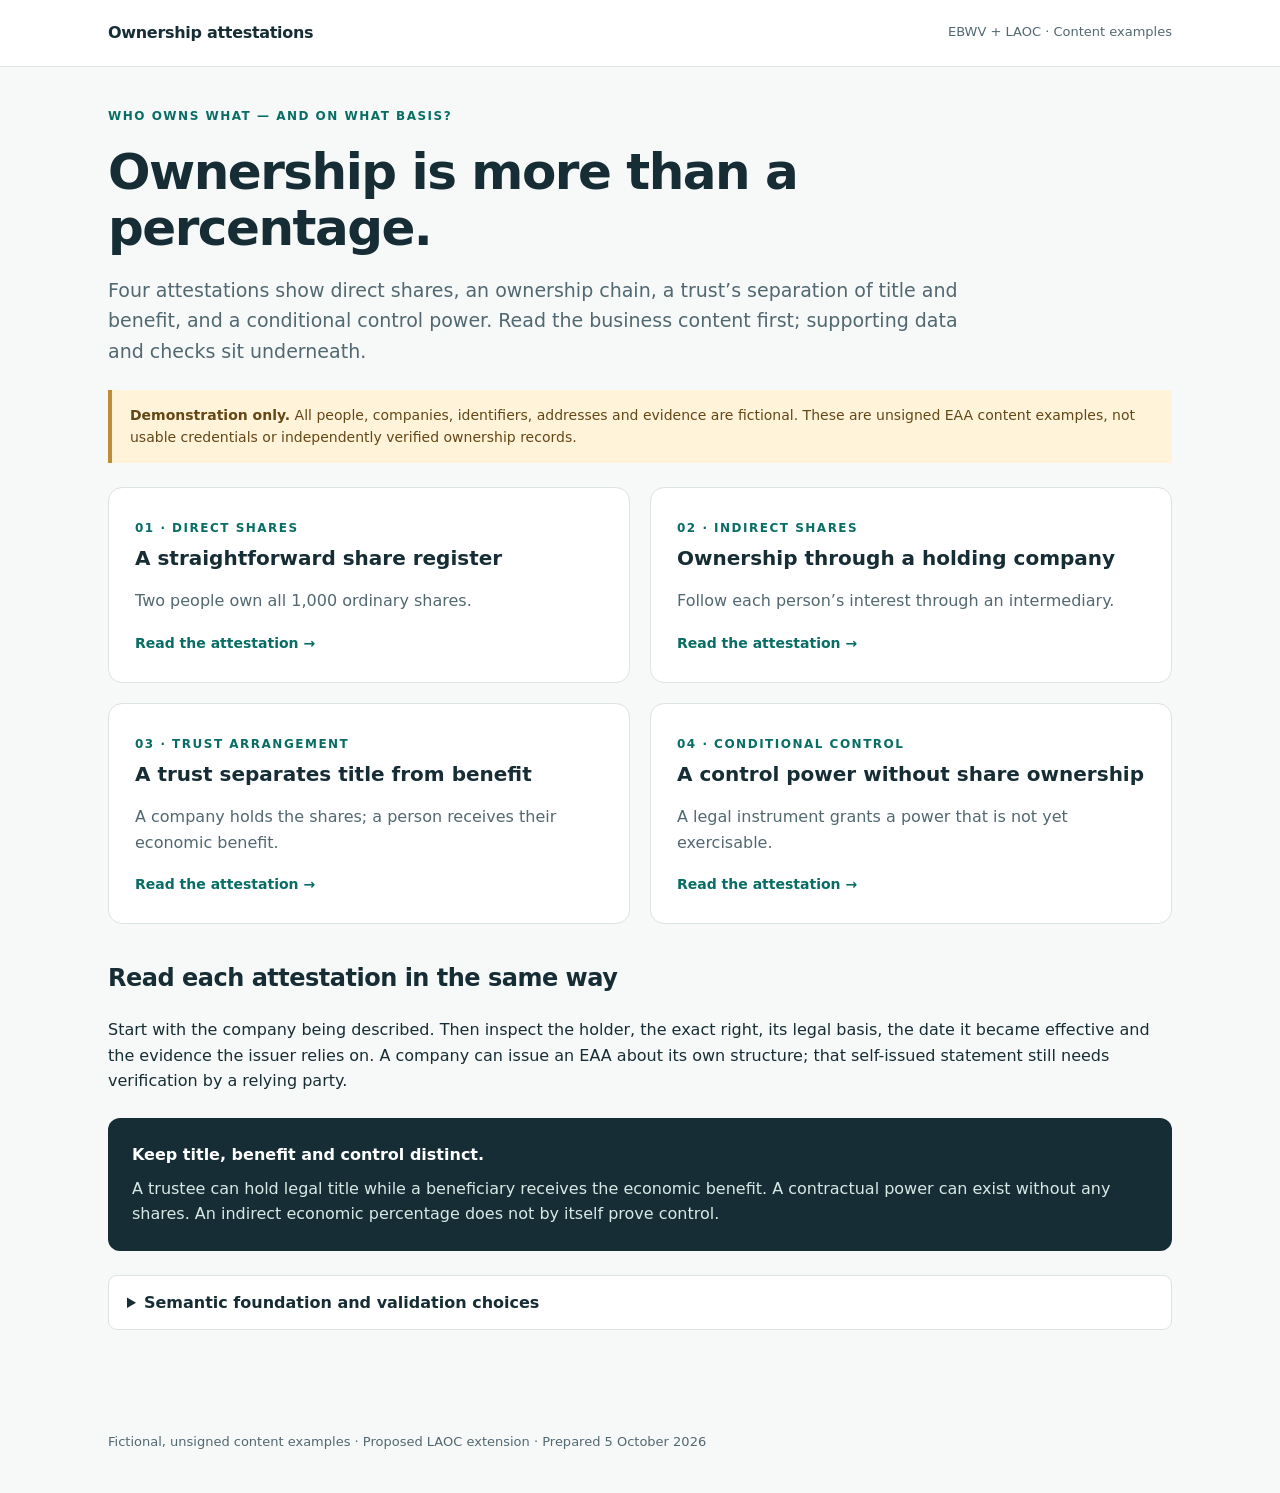
<file: docs/ownership-attestations/index.html>
<!doctype html><html lang="en"><head><meta charset="utf-8"><meta name="viewport" content="width=device-width,initial-scale=1"><meta name="description" content="Fictional Ownership Attestation examples using EBWV and LAOC"><title>Examples · Ownership attestations</title><link rel="stylesheet" href="style.css"></head><body><header><nav><a class="brand" href="index.html">Ownership attestations</a><span>EBWV + LAOC · Content examples</span></nav></header><main><div class="eyebrow">Who owns what — and on what basis?</div><h1>Ownership is more than a percentage.</h1><p class="lead">Four attestations show direct shares, an ownership chain, a trust’s separation of title and benefit, and a conditional control power. Read the business content first; supporting data and checks sit underneath.</p><div class="notice"><strong>Demonstration only.</strong> All people, companies, identifiers, addresses and evidence are fictional. These are unsigned EAA content examples, not usable credentials or independently verified ownership records.</div><div class="grid"><a class="card" href="direct-shares.html"><span class="eyebrow">01 · Direct shares</span><h3>A straightforward share register</h3><p>Two people own all 1,000 ordinary shares.</p><span class="open">Read the attestation →</span></a><a class="card" href="indirect-shares.html"><span class="eyebrow">02 · Indirect shares</span><h3>Ownership through a holding company</h3><p>Follow each person’s interest through an intermediary.</p><span class="open">Read the attestation →</span></a><a class="card" href="trust-arrangement.html"><span class="eyebrow">03 · Trust arrangement</span><h3>A trust separates title from benefit</h3><p>A company holds the shares; a person receives their economic benefit.</p><span class="open">Read the attestation →</span></a><a class="card" href="conditional-control.html"><span class="eyebrow">04 · Conditional control</span><h3>A control power without share ownership</h3><p>A legal instrument grants a power that is not yet exercisable.</p><span class="open">Read the attestation →</span></a></div><h2>Read each attestation in the same way</h2><p>Start with the company being described. Then inspect the holder, the exact right, its legal basis, the date it became effective and the evidence the issuer relies on. A company can issue an EAA about its own structure; that self-issued statement still needs verification by a relying party.</p><div class="takeaway"><strong>Keep title, benefit and control distinct.</strong><p>A trustee can hold legal title while a beneficiary receives the economic benefit. A contractual power can exist without any shares. An indirect economic percentage does not by itself prove control.</p></div><details><summary>Semantic foundation and validation choices</summary><p>Original EBWV describes people, companies, identifiers, addresses, periods and the EAA category. LAOC adds qualified ownership/control relationships, arrangements, legal instruments and participation. Both use the EBWV namespace; LAOC is a proposed extension, not a separate adopted vocabulary.</p><p>The local <code>oa:</code> profile supplies the Rulebook’s record structure and fields that neither vocabulary currently defines. The SHACL layer implements a content projection of the linked draft Rulebook, with explicit adjustments for non-share rights. It does not validate cryptographic signatures or an SD-JWT token.</p><p><a href="profile.html">Read the profile, mappings and validation results</a> · <a href="https://github.com/webuild-consortium/webuild-attestation-rulebooks-catalog/blob/5c9ace01b674ca302f1dd5cc03e58b54c6dd32b5/rulebooks/rb-ownership/README.md">Pinned Ownership Rulebook</a> · <a href="https://github.com/webuild-consortium/wp4-semantics-group/blob/a2306846c73de3272321bd82e3d83b3051f45f17/vocab/src/vocabulary.yml">Original EBWV source</a> · <a href="https://jgmikael.github.io/docs/ebwv-ownership/">LAOC proposal</a></p></details></main><footer>Fictional, unsigned content examples · Proposed LAOC extension · Prepared 5 October 2026</footer></body></html>
</file>
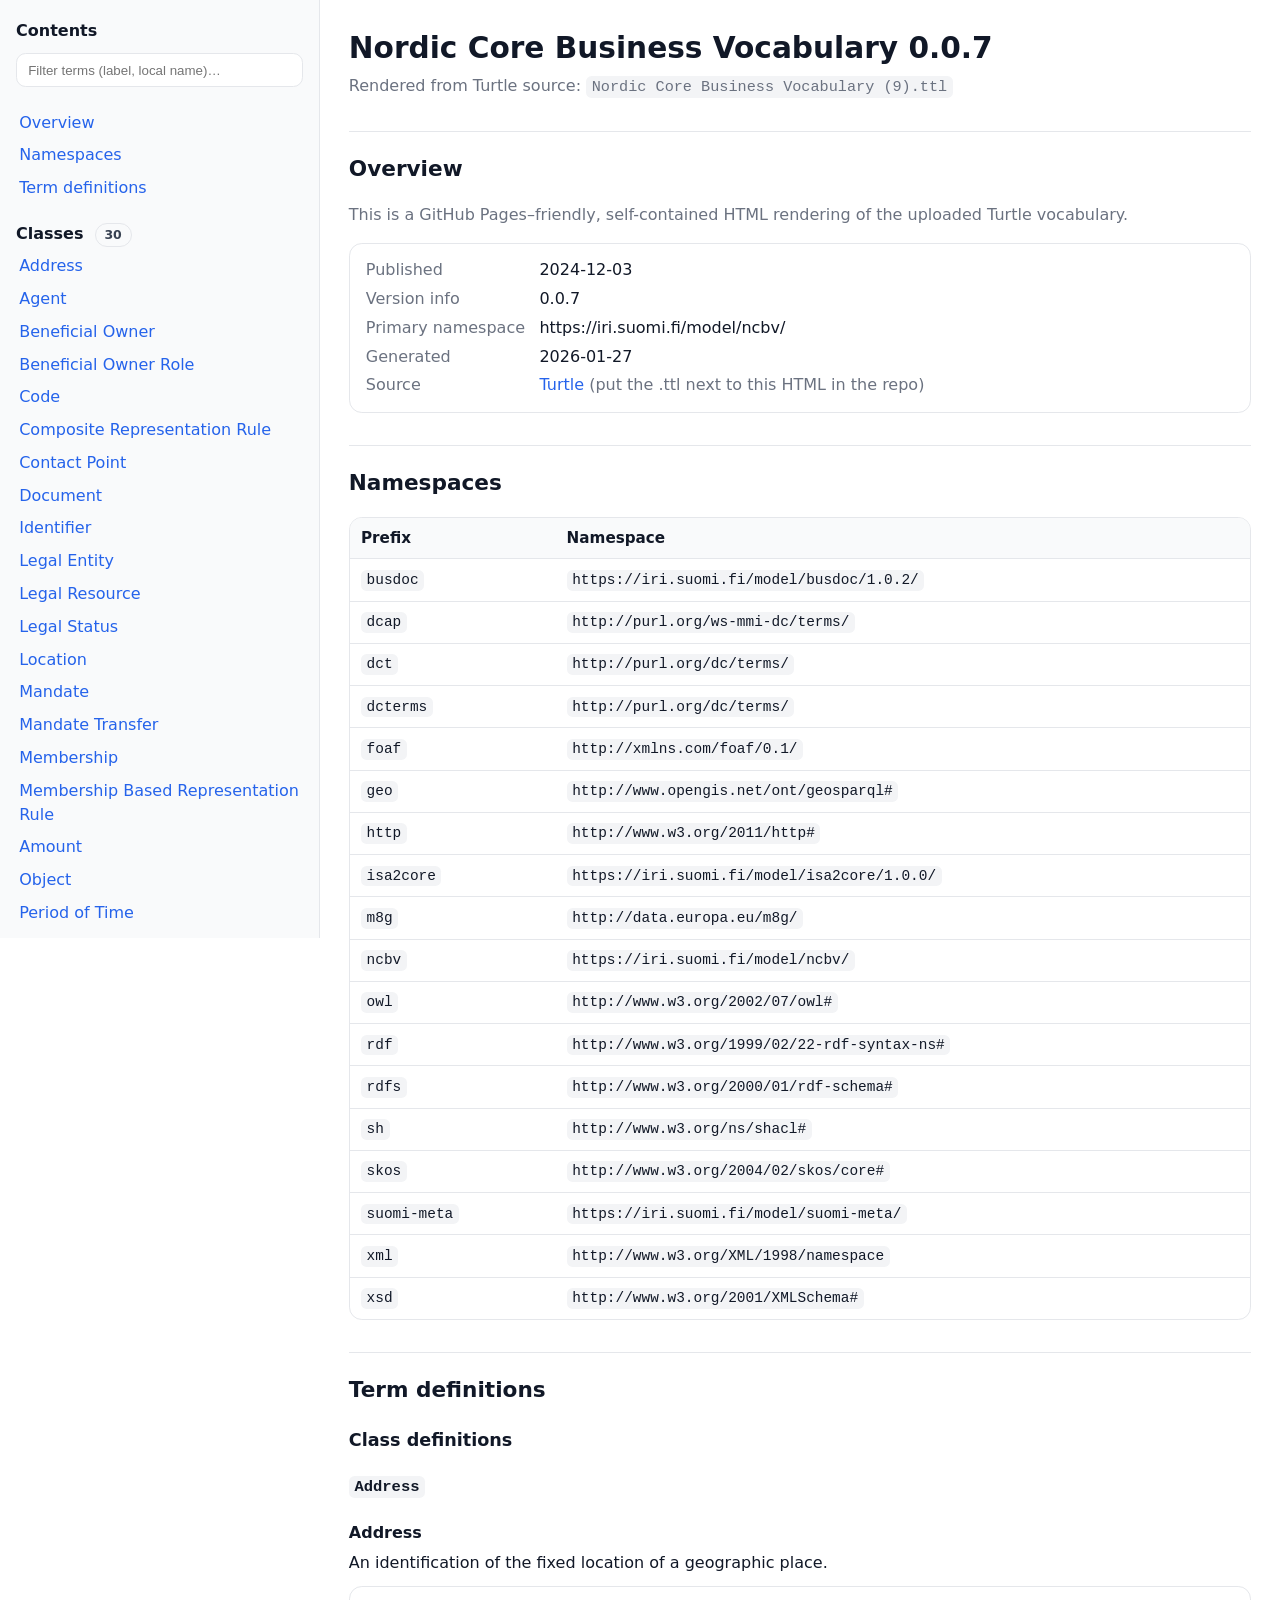
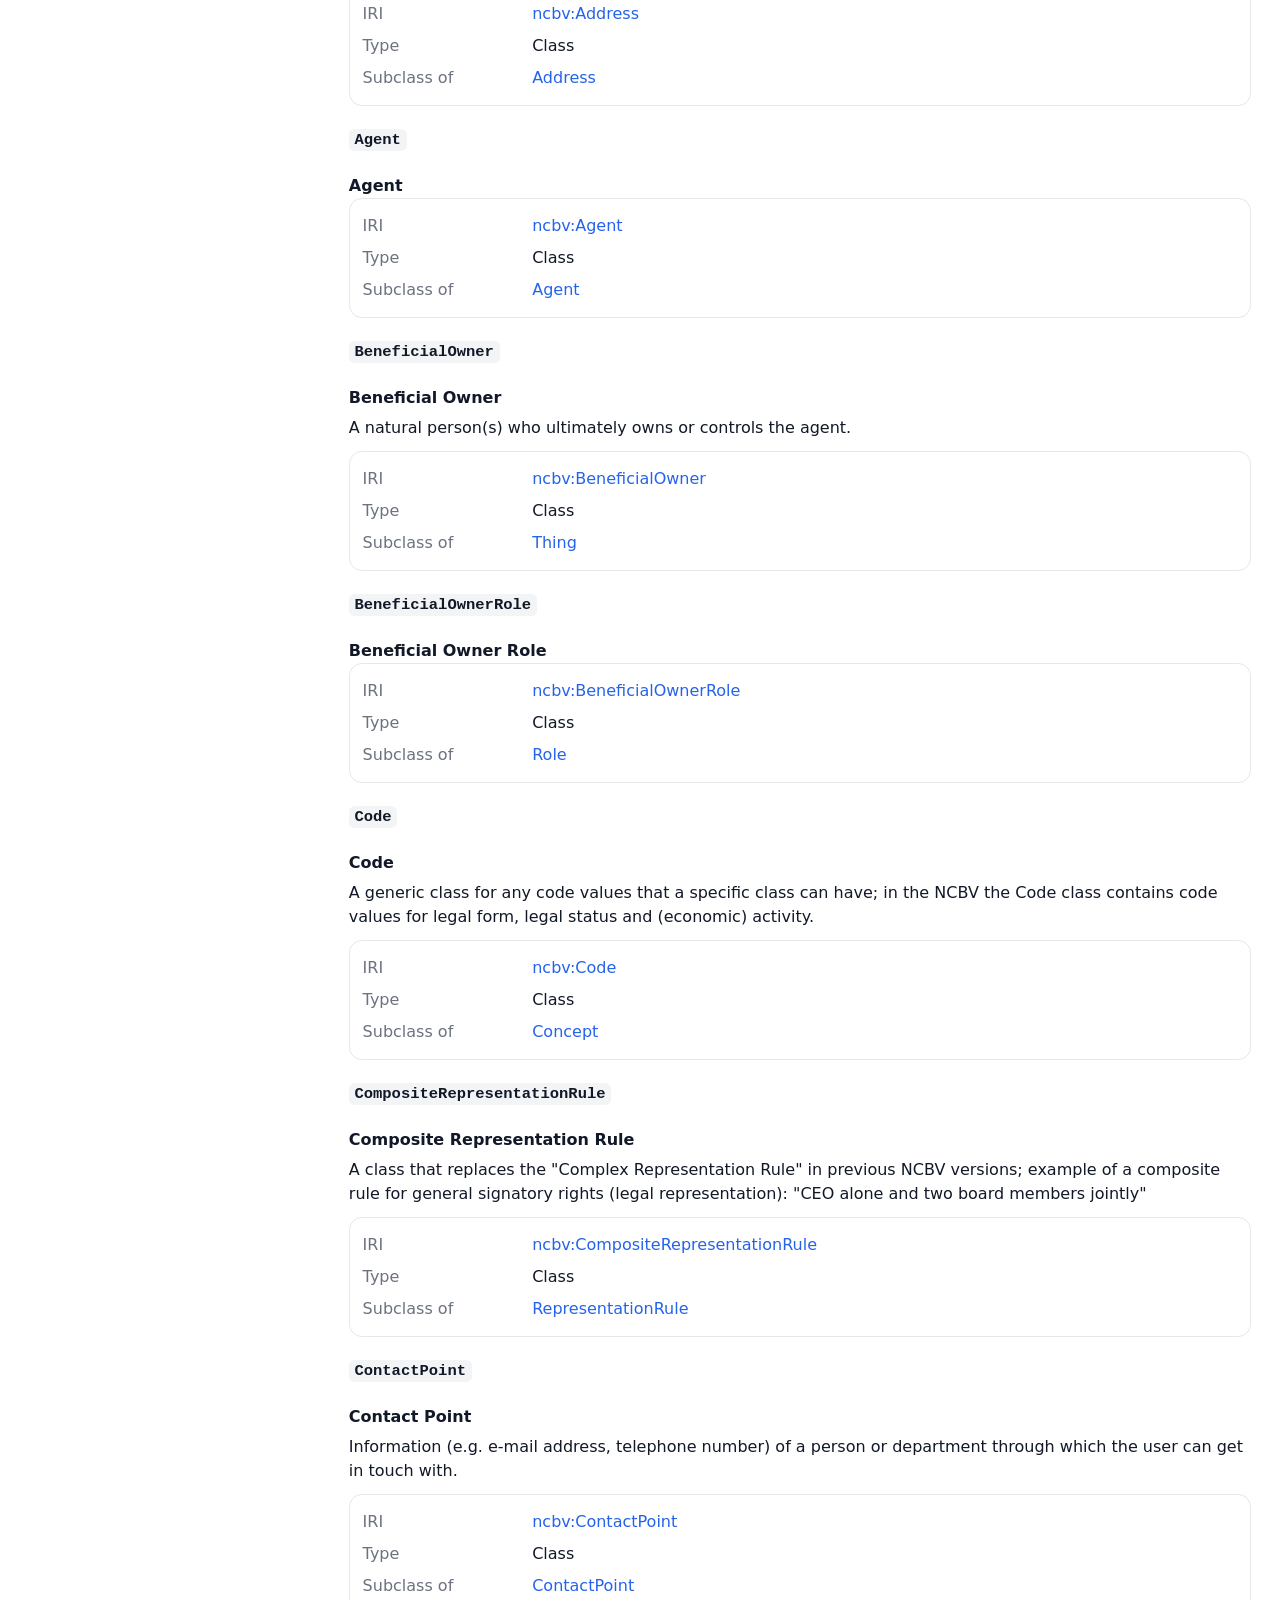
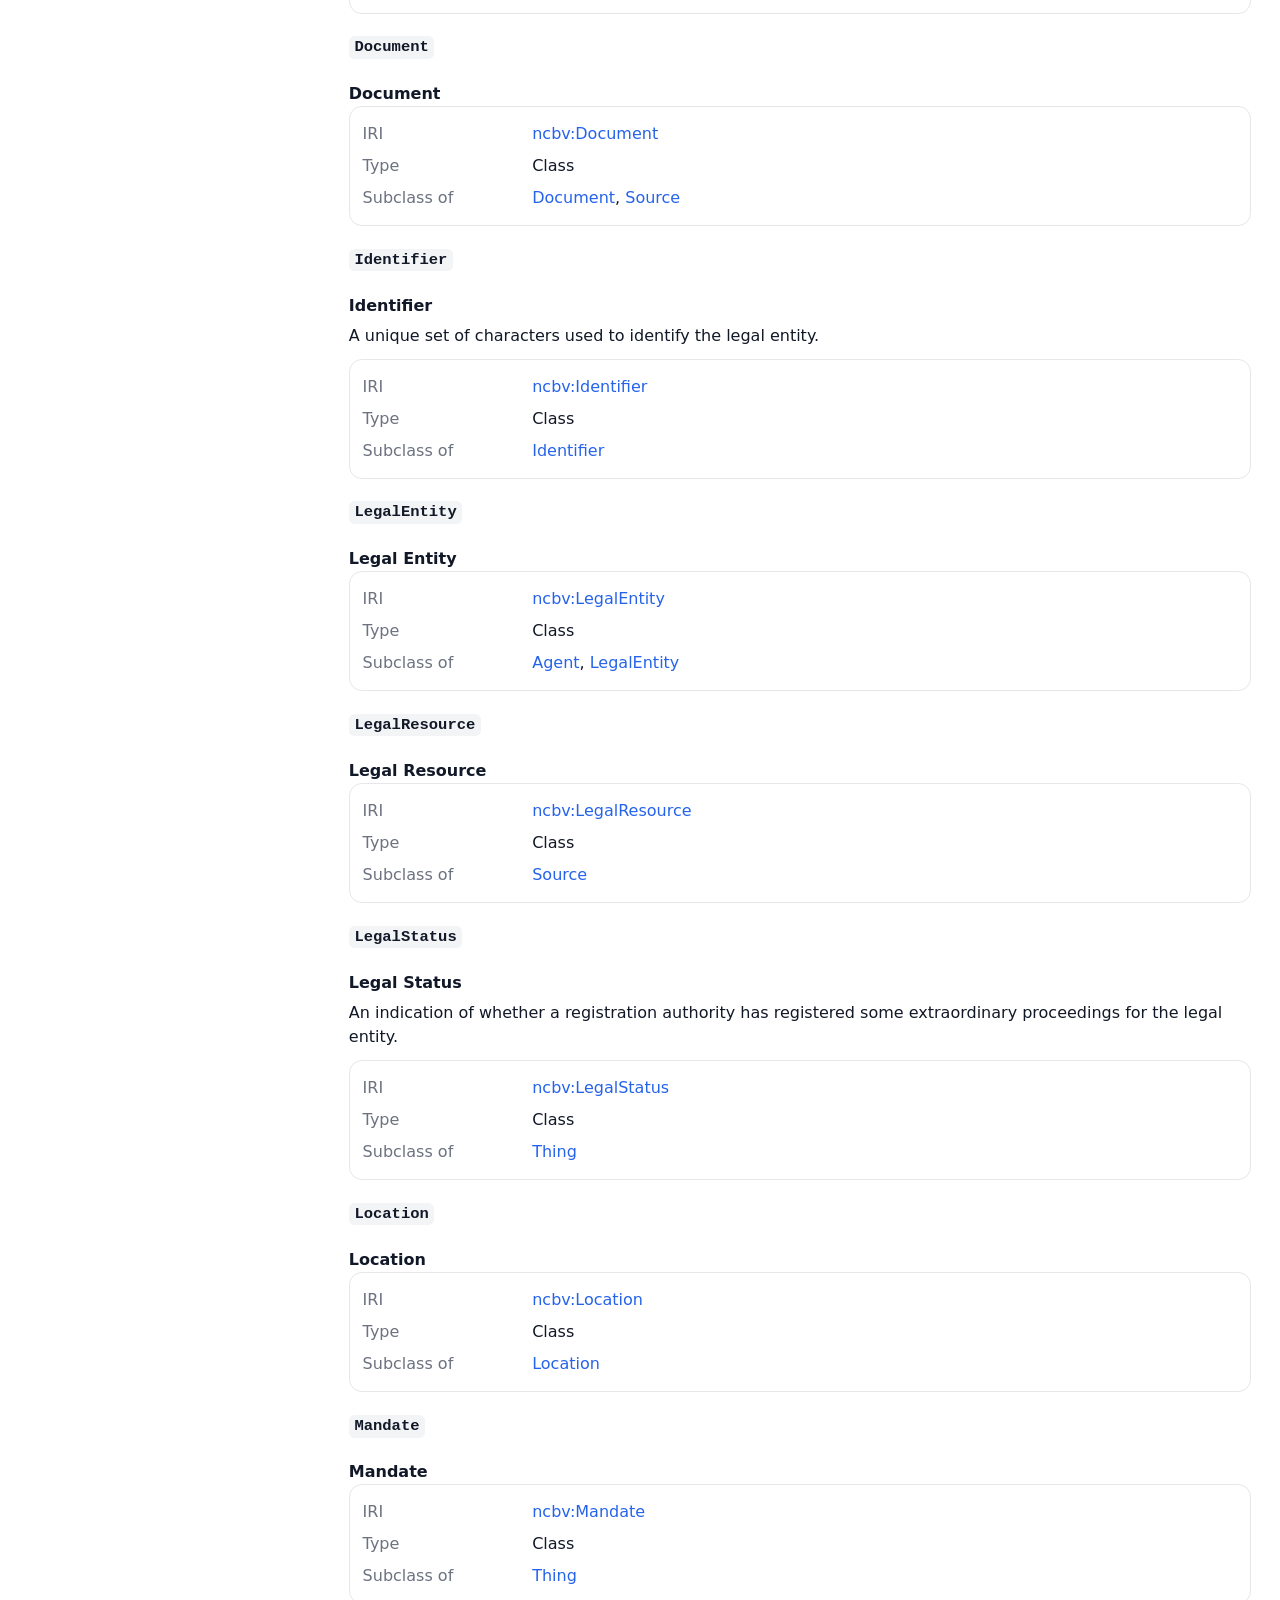
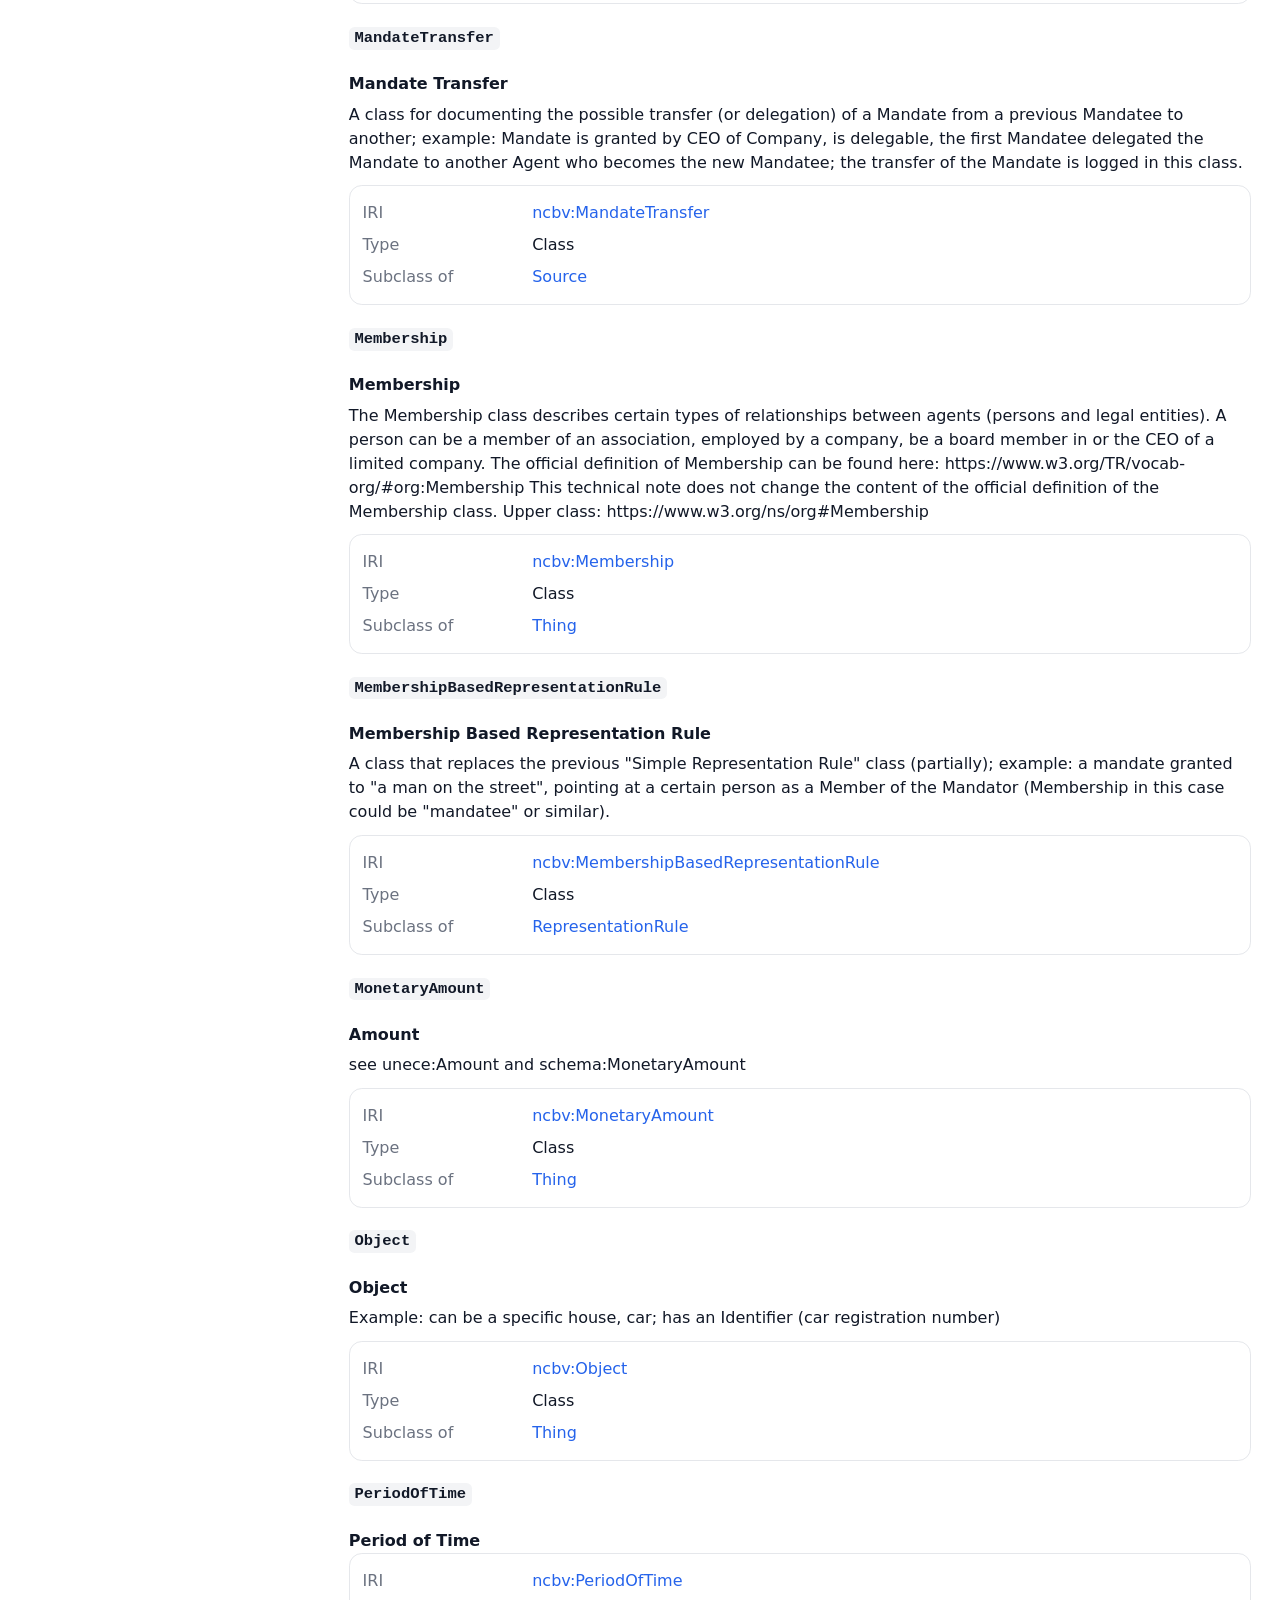
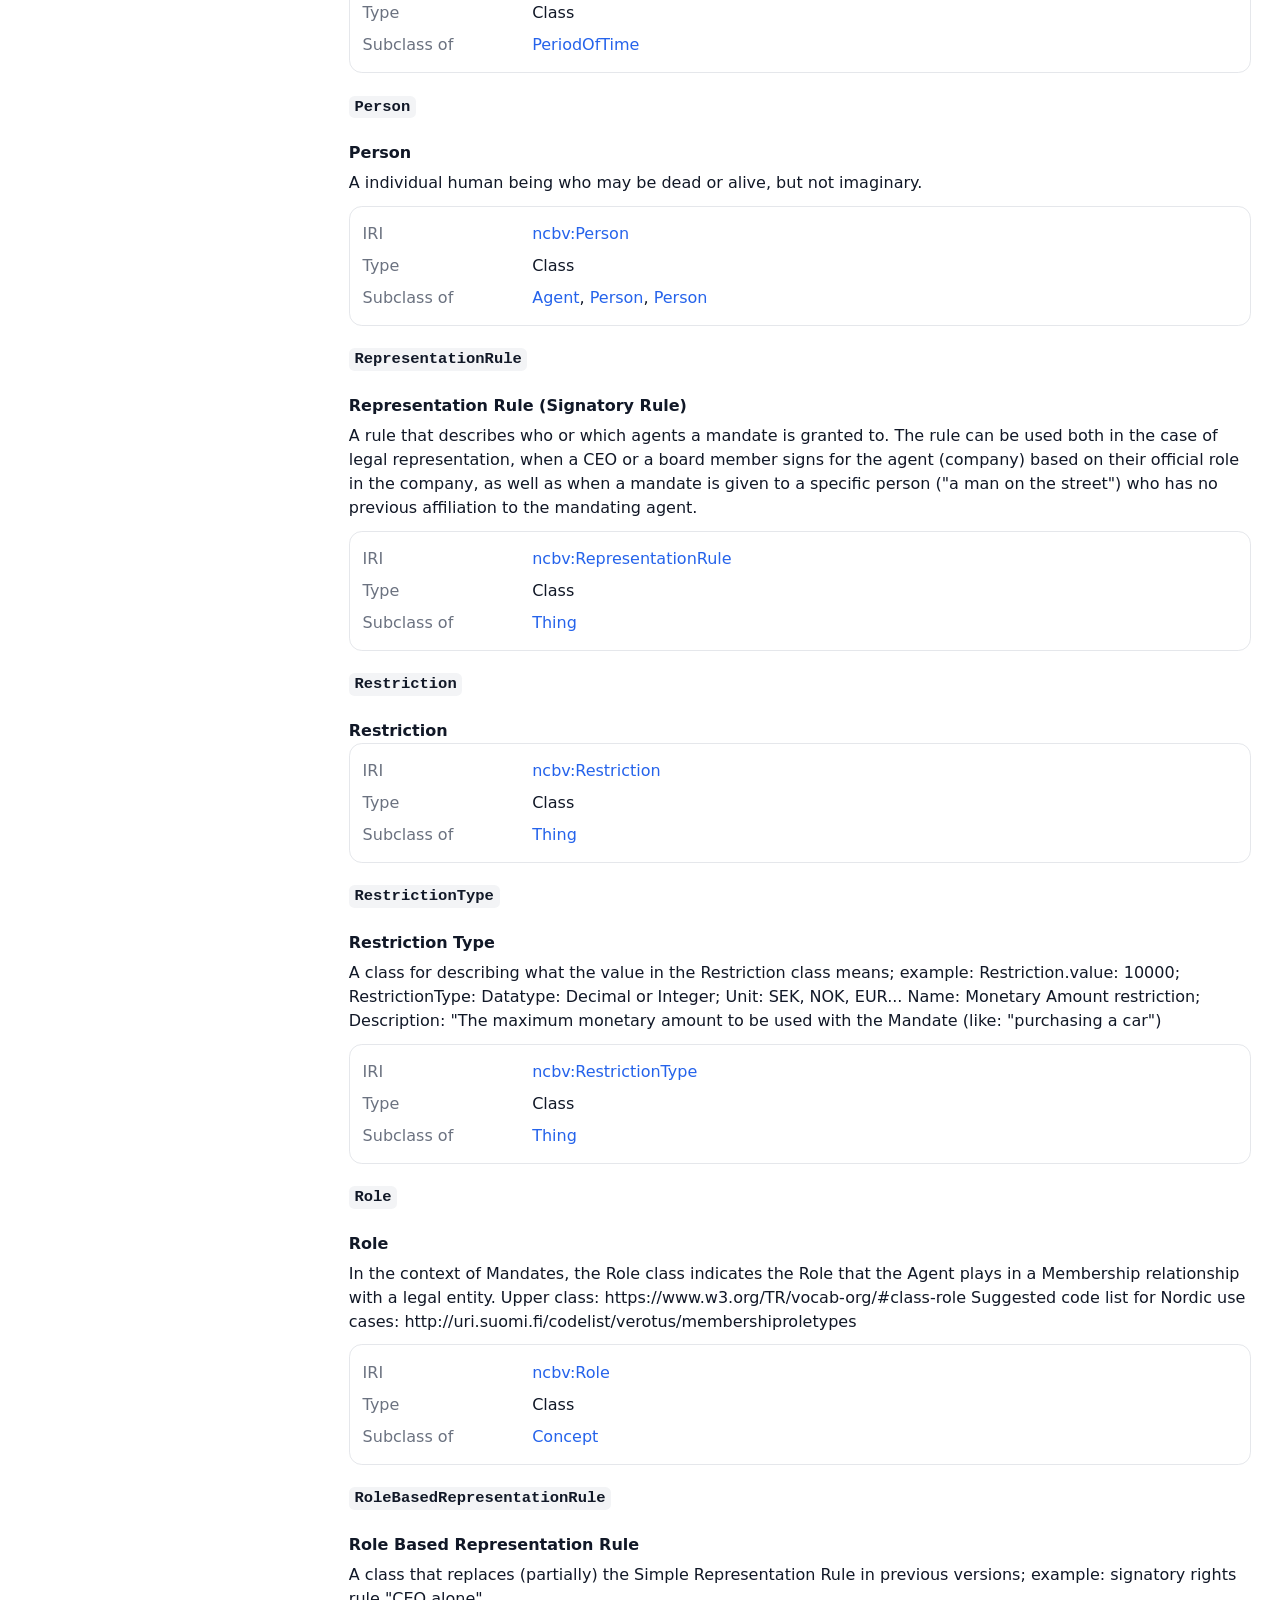
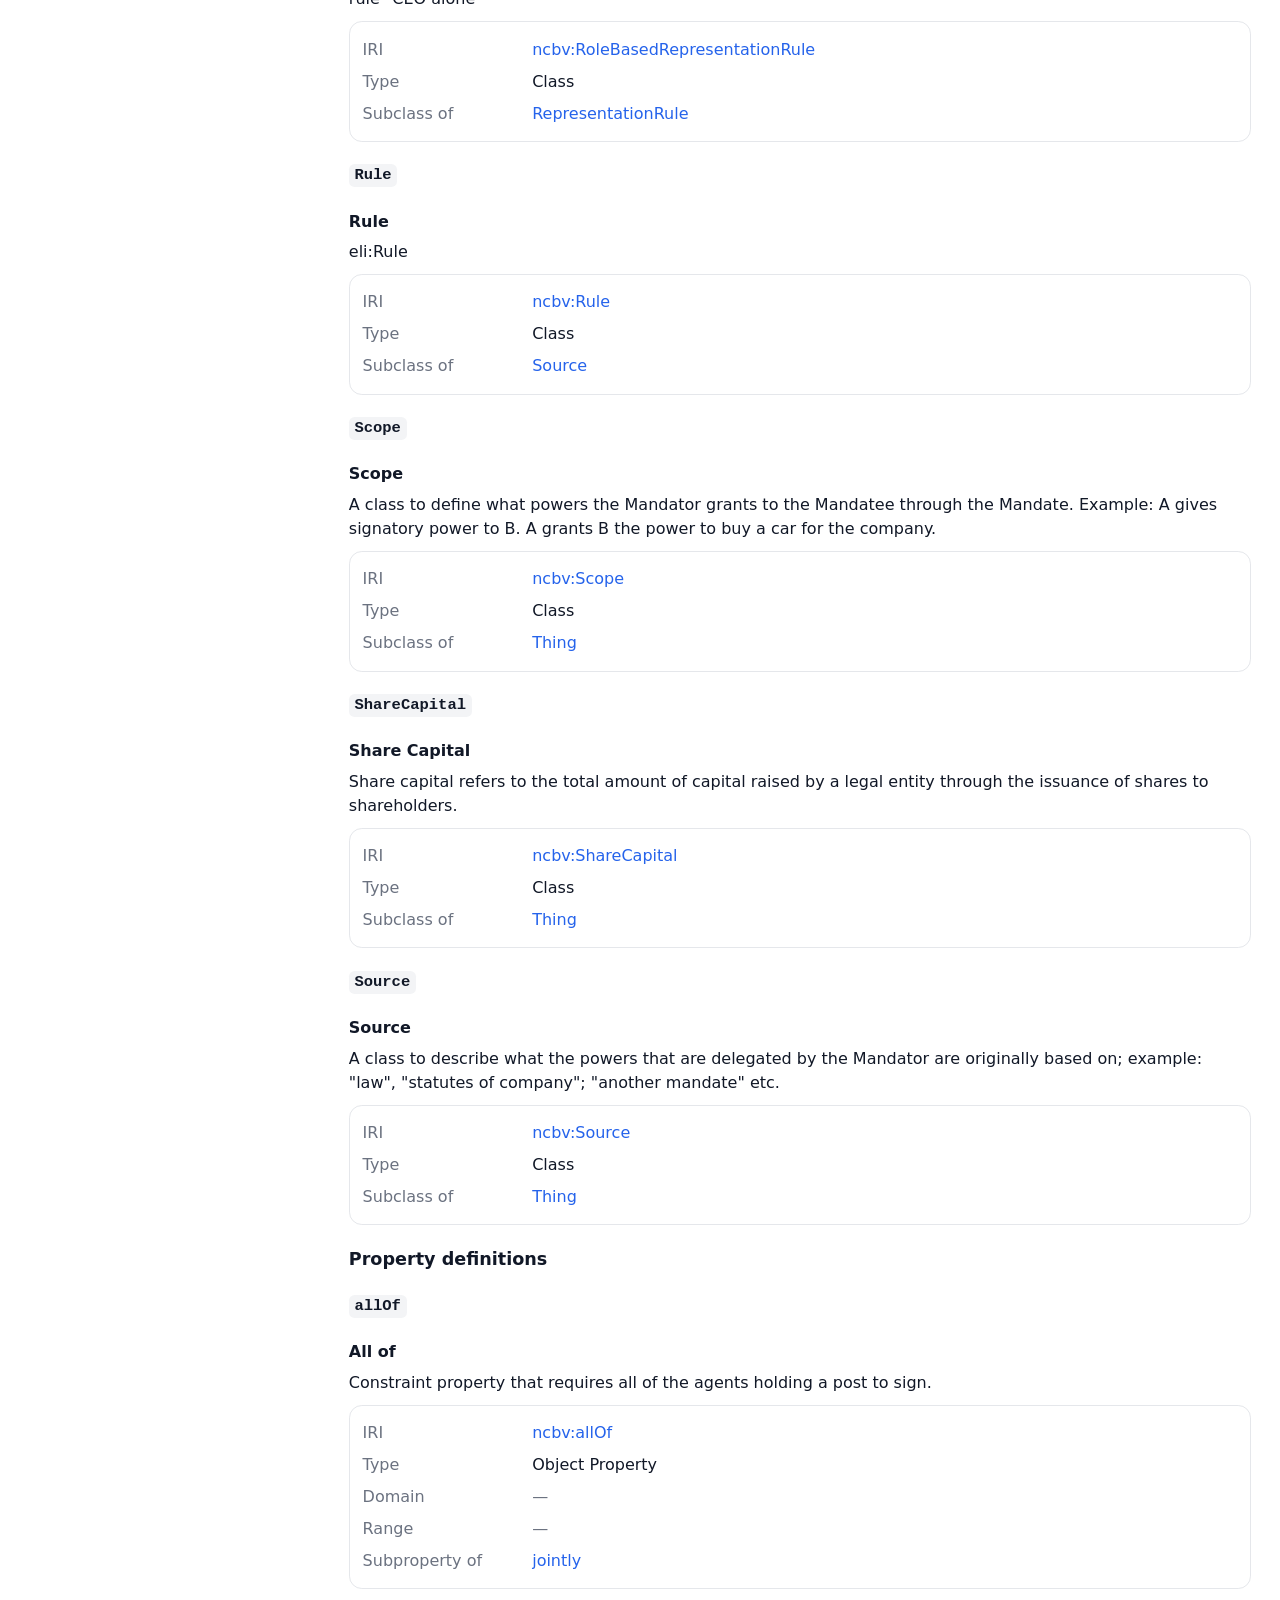
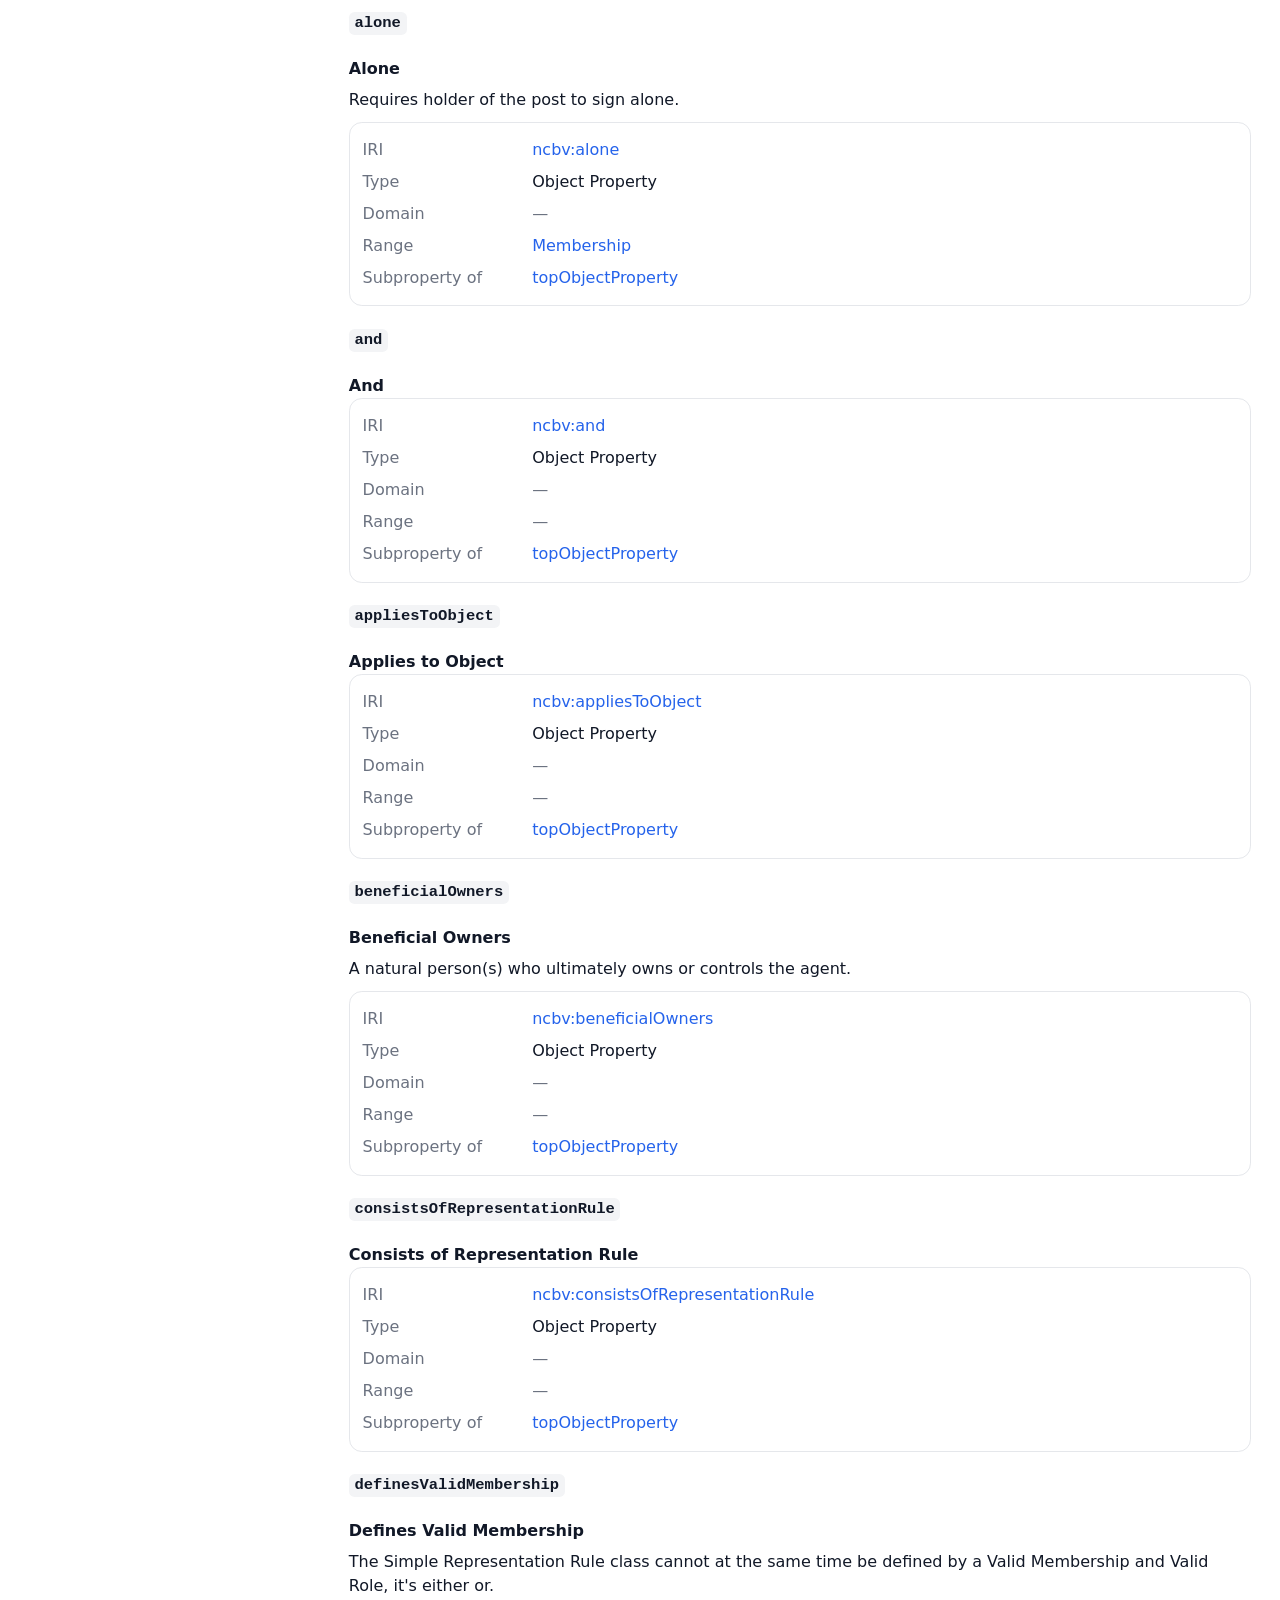
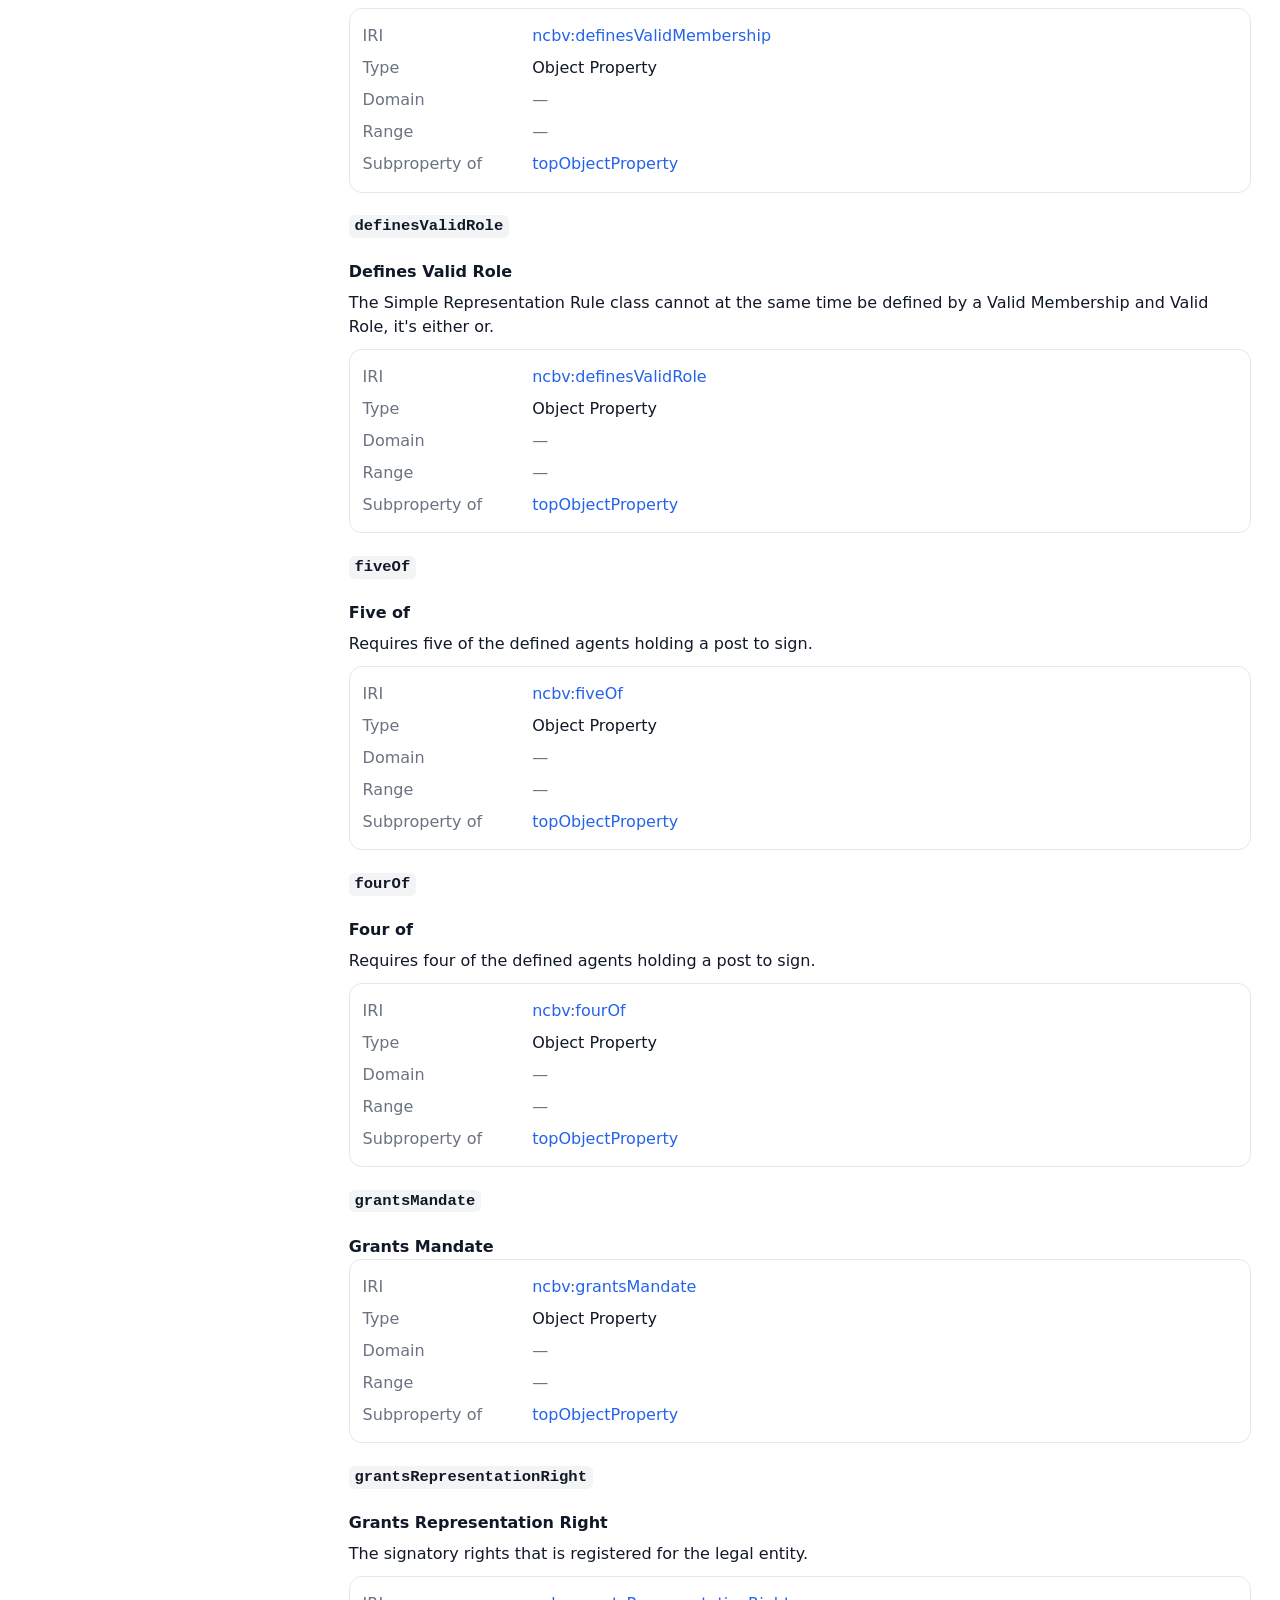
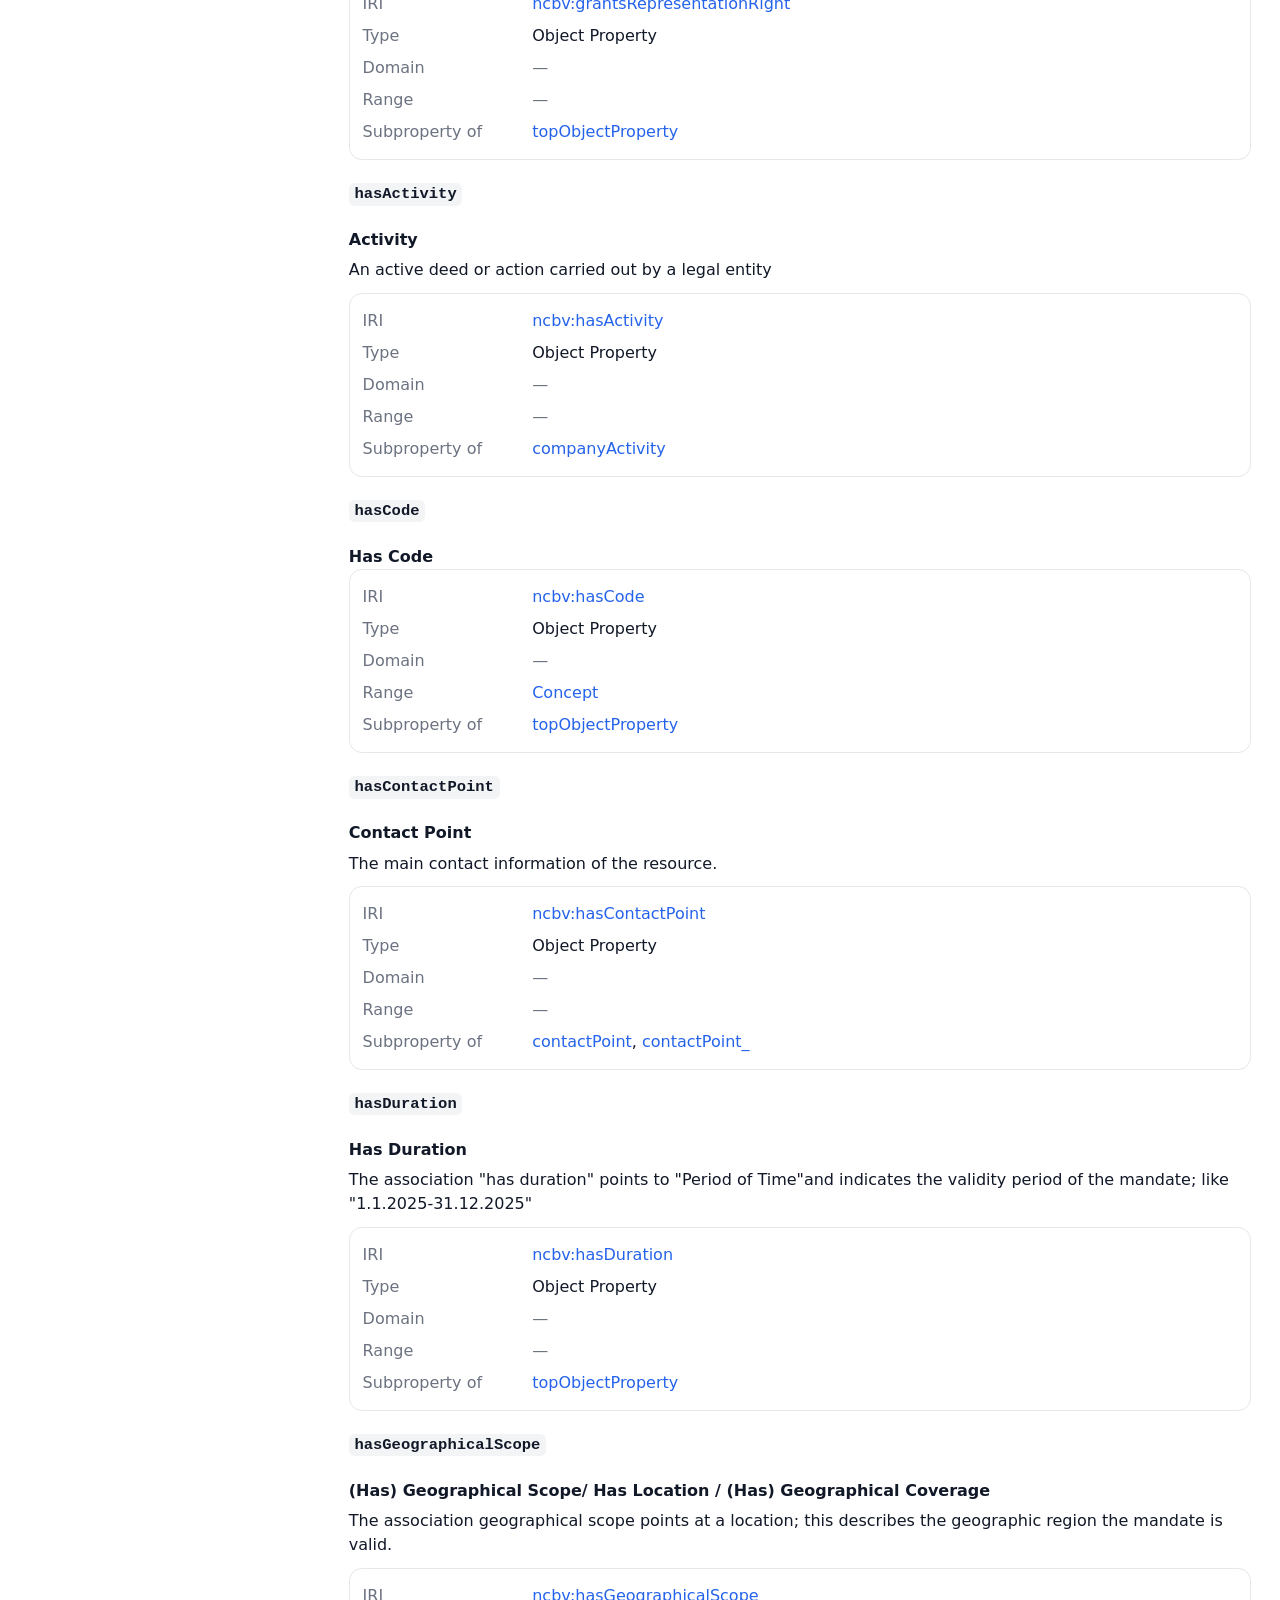
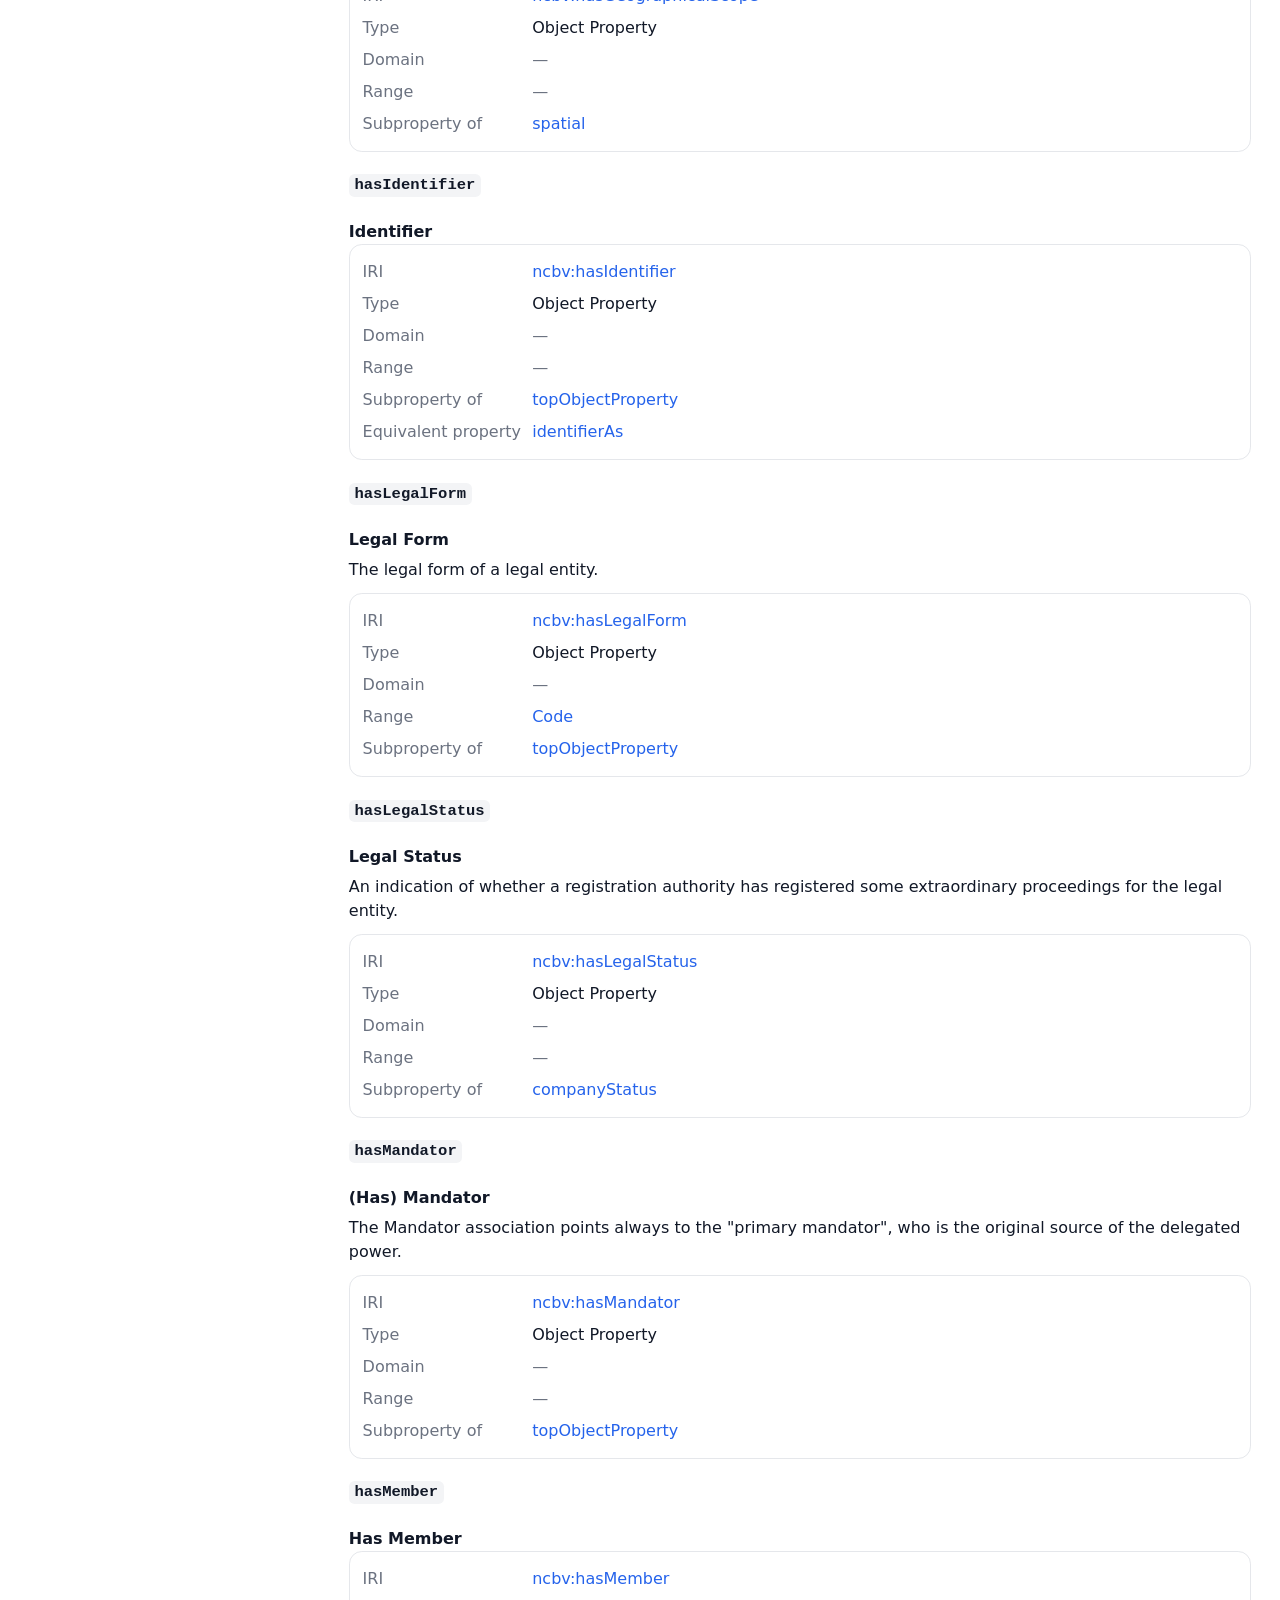
<file: docs/ncbv_vocabulary.html>
<!doctype html>
<html lang="en">
<head>
  <meta charset="utf-8"/>
  <meta name="viewport" content="width=device-width, initial-scale=1"/>
  <title>Nordic Core Business Vocabulary 0.0.7</title>
  <style>
    :root {
      --bg:#ffffff; --fg:#111827; --muted:#6b7280; --border:#e5e7eb; --panel:#f9fafb; --codebg:#f3f4f6; --link:#2563eb;
    }
    html,body{height:100%;}
    body{margin:0;background:var(--bg);color:var(--fg);font-family:ui-sans-serif,system-ui,-apple-system,Segoe UI,Roboto,Helvetica,Arial;line-height:1.5;}
    a{color:var(--link);text-decoration:none;} a:hover{text-decoration:underline;}
    code{background:var(--codebg);padding:.15rem .35rem;border-radius:.35rem;font-family:ui-monospace,SFMono-Regular,Menlo,Monaco,Consolas,"Liberation Mono","Courier New",monospace;font-size:.95em;}
    .layout{display:grid;grid-template-columns:320px 1fr;min-height:100vh;}
    nav{border-right:1px solid var(--border);background:var(--panel);padding:1.2rem 1rem;position:sticky;top:0;height:100vh;overflow:auto;}
    main{padding:1.6rem 1.8rem;max-width:1000px;}
    h1{font-size:1.85rem;margin:0 0 .25rem 0;}
    h2{font-size:1.35rem;margin-top:2rem;border-top:1px solid var(--border);padding-top:1.3rem;}
    h3{font-size:1.1rem;margin-top:1.3rem;}
    h4{font-size:1.02rem;margin-top:1.3rem;}
    .meta{display:grid;grid-template-columns:max-content 1fr;gap:.3rem .9rem;margin:.9rem 0 1.2rem 0;padding:.9rem 1rem;border:1px solid var(--border);border-radius:.8rem;background:#fff;}
    .meta .k{color:var(--muted);}
    .muted{color:var(--muted);}
    .search{width:100%;padding:.55rem .7rem;border:1px solid var(--border);border-radius:.6rem;outline:none;margin:.4rem 0 1rem 0;background:#fff;}
    .toc-title{font-weight:700;margin-bottom:.2rem;}
    nav ul{list-style:none;padding-left:0;margin:.3rem 0 1.2rem 0;}
    nav li{margin:.25rem 0;}
    nav li a{display:block;padding:.15rem .2rem;border-radius:.4rem;}
    nav li a:hover{background:#eef2ff;}
    .namespaces{border:1px solid var(--border);border-radius:.8rem;overflow:hidden;}
    .namespaces table{width:100%;border-collapse:collapse;font-size:.95rem;}
    .namespaces th,.namespaces td{padding:.55rem .7rem;border-bottom:1px solid var(--border);vertical-align:top;}
    .namespaces th{background:var(--panel);text-align:left;}
    .namespaces tr:last-child td{border-bottom:none;}
    .term{margin-top:1rem;}
    .term-label{font-weight:650;margin-top:.2rem;}
    .term-def{margin:.4rem 0 .65rem 0;}
    .kv{border:1px solid var(--border);border-radius:.8rem;padding:.7rem .8rem;background:#fff;}
    .kv-row{display:grid;grid-template-columns:160px 1fr;gap:.6rem;padding:.25rem 0;}
    .kv-k{color:var(--muted);}
    .badge{display:inline-block;font-size:.78rem;border:1px solid var(--border);background:var(--panel);border-radius:999px;padding:.1rem .55rem;margin-left:.35rem;color:#374151;}
    .hidden{display:none;}
    footer{margin-top:3rem;padding-top:1rem;border-top:1px solid var(--border);color:var(--muted);font-size:.92rem;}
    @media(max-width:980px){.layout{grid-template-columns:1fr;} nav{position:relative;height:auto;border-right:none;border-bottom:1px solid var(--border);}}
  </style>
</head>
<body>
<div class="layout">
  <nav>
    <div class="toc-title">Contents</div>
    <input id="search" class="search" type="search" placeholder="Filter terms (label, local name)…"/>
    <ul>
      <li><a href="#overview">Overview</a></li>
      <li><a href="#namespaces">Namespaces</a></li>
      <li><a href="#terms">Term definitions</a></li>
    </ul>

    <div class="toc-title">Classes <span class="badge">30</span></div>
    <div id="toc-classes"><ul>
<li><a href="#Address">Address</a></li>
<li><a href="#Agent">Agent</a></li>
<li><a href="#BeneficialOwner">Beneficial Owner</a></li>
<li><a href="#BeneficialOwnerRole">Beneficial Owner Role</a></li>
<li><a href="#Code">Code</a></li>
<li><a href="#CompositeRepresentationRule">Composite Representation Rule</a></li>
<li><a href="#ContactPoint">Contact Point</a></li>
<li><a href="#Document">Document</a></li>
<li><a href="#Identifier">Identifier</a></li>
<li><a href="#LegalEntity">Legal Entity</a></li>
<li><a href="#LegalResource">Legal Resource</a></li>
<li><a href="#LegalStatus">Legal Status</a></li>
<li><a href="#Location">Location</a></li>
<li><a href="#Mandate">Mandate</a></li>
<li><a href="#MandateTransfer">Mandate Transfer</a></li>
<li><a href="#Membership">Membership</a></li>
<li><a href="#MembershipBasedRepresentationRule">Membership Based Representation Rule</a></li>
<li><a href="#MonetaryAmount">Amount</a></li>
<li><a href="#Object">Object</a></li>
<li><a href="#PeriodOfTime">Period of Time</a></li>
<li><a href="#Person">Person</a></li>
<li><a href="#RepresentationRule">Representation Rule (Signatory Rule)</a></li>
<li><a href="#Restriction">Restriction</a></li>
<li><a href="#RestrictionType">Restriction Type</a></li>
<li><a href="#Role">Role</a></li>
<li><a href="#RoleBasedRepresentationRule">Role Based Representation Rule</a></li>
<li><a href="#Rule">Rule</a></li>
<li><a href="#Scope">Scope</a></li>
<li><a href="#ShareCapital">Share Capital</a></li>
<li><a href="#Source">Source</a></li>
</ul></div>

    <div class="toc-title">Properties <span class="badge">106</span></div>
    <div id="toc-props"><ul>
<li><a href="#allOf">All of</a></li>
<li><a href="#alone">Alone</a></li>
<li><a href="#and">And</a></li>
<li><a href="#appliesToObject">Applies to Object</a></li>
<li><a href="#beneficialOwners">Beneficial Owners</a></li>
<li><a href="#consistsOfRepresentationRule">Consists of Representation Rule</a></li>
<li><a href="#definesValidMembership">Defines Valid Membership</a></li>
<li><a href="#definesValidRole">Defines Valid Role </a></li>
<li><a href="#fiveOf">Five of</a></li>
<li><a href="#fourOf">Four of</a></li>
<li><a href="#grantsMandate">Grants Mandate</a></li>
<li><a href="#grantsRepresentationRight">Grants Representation Right</a></li>
<li><a href="#hasActivity">Activity</a></li>
<li><a href="#hasCode">Has Code</a></li>
<li><a href="#hasContactPoint">Contact Point</a></li>
<li><a href="#hasDuration">Has Duration</a></li>
<li><a href="#hasGeographicalScope">(Has) Geographical Scope/ Has Location / (Has) Geographical Coverage</a></li>
<li><a href="#hasIdentifier">Identifier</a></li>
<li><a href="#hasLegalForm">Legal Form</a></li>
<li><a href="#hasLegalStatus">Legal Status</a></li>
<li><a href="#hasMandator">(Has) Mandator</a></li>
<li><a href="#hasMember">Has Member</a></li>
<li><a href="#hasRepresentationRule">Has Representation Rule</a></li>
<li><a href="#hasRestriction">Has Restriction</a></li>
<li><a href="#hasRole">Role</a></li>
<li><a href="#hasScope">Has Scope</a></li>
<li><a href="#hasShareCapital">Share Capital</a></li>
<li><a href="#hasSource">Has Source</a></li>
<li><a href="#heldByLegalEntity">Held by Legal Entity</a></li>
<li><a href="#heldByPerson">Held by Person</a></li>
<li><a href="#implements">Implements</a></li>
<li><a href="#isPerson">Is a Person</a></li>
<li><a href="#jointly">Jointly</a></li>
<li><a href="#legalIdentifier">Legal Identifier</a></li>
<li><a href="#majorityOf">Majority of</a></li>
<li><a href="#mandatee">Mandatee</a></li>
<li><a href="#member">Member</a></li>
<li><a href="#memberQuantifier">Member Quantifier</a></li>
<li><a href="#oneOf">One of</a></li>
<li><a href="#or">Or</a></li>
<li><a href="#originalMandate">Original Mandate</a></li>
<li><a href="#postalAddress">Postal Address</a></li>
<li><a href="#power">Power</a></li>
<li><a href="#registeredAddress">Registered Address</a></li>
<li><a href="#roleHolderQuantifier">Role Holder Quantifier</a></li>
<li><a href="#subject">Subject</a></li>
<li><a href="#threeOf">Three of</a></li>
<li><a href="#totalCapitalAmount">Total Capital Amount</a></li>
<li><a href="#transferOfMandate">Transfer of Mandate</a></li>
<li><a href="#twoOf">Two of</a></li>
<li><a href="#type">Type</a></li>
<li><a href="#adminUnitLevel1">Admin Unit Level 1</a></li>
<li><a href="#adminUnitLevel2">Admin Unit Level 2</a></li>
<li><a href="#alternativeName">Alternative Name</a></li>
<li><a href="#amount">Amount</a></li>
<li><a href="#capitalType">Capital Type</a></li>
<li><a href="#careOf">Care of</a></li>
<li><a href="#codeIdentifier">Code Identifier</a></li>
<li><a href="#codeName">Code name</a></li>
<li><a href="#codeValue">Code</a></li>
<li><a href="#contactPage">Contact Page</a></li>
<li><a href="#currency">Currency</a></li>
<li><a href="#datatype">Datatype</a></li>
<li><a href="#date">Date</a></li>
<li><a href="#dateOfBirth">Date Of Birth</a></li>
<li><a href="#dateOfIssue">Date of Issue</a></li>
<li><a href="#delegable">Delegable</a></li>
<li><a href="#description">Description</a></li>
<li><a href="#email">Has Email</a></li>
<li><a href="#endDate">End Date</a></li>
<li><a href="#fullAddress">Full Address</a></li>
<li><a href="#fullName">Full Name</a></li>
<li><a href="#geographicIdentifier">Geographic Identifier</a></li>
<li><a href="#geographicName">Geographic Name</a></li>
<li><a href="#hasTelephone">Has Telephone</a></li>
<li><a href="#identifierValue">Identifier</a></li>
<li><a href="#inClassification">In Classification</a></li>
<li><a href="#interestControl">Interest Control</a></li>
<li><a href="#interestDirectOrIndirect">Interest Direct Or Indirect</a></li>
<li><a href="#interestType">Interest Type</a></li>
<li><a href="#legalName">Legal Name</a></li>
<li><a href="#locatorDesignator">Locator Designator</a></li>
<li><a href="#locatorName">Locator Name</a></li>
<li><a href="#minimumNumberOfMembers">Minimum Number of Members</a></li>
<li><a href="#minimumNumberOfRoleHolders">Minimum Number of Role Holders</a></li>
<li><a href="#modified">Modified</a></li>
<li><a href="#name">Name</a></li>
<li><a href="#notation">Notation</a></li>
<li><a href="#numberOfShares">Number of Shares</a></li>
<li><a href="#objectType">Object Type</a></li>
<li><a href="#postCode">Post Code</a></li>
<li><a href="#postName">Post Name</a></li>
<li><a href="#postOfficeBox">Post Office Box</a></li>
<li><a href="#prefLabel">Preferred Label</a></li>
<li><a href="#reference">Reference</a></li>
<li><a href="#registrationDate">Registration Date</a></li>
<li><a href="#schemaAgency">Schema Agency</a></li>
<li><a href="#schemeName">Scheme Name</a></li>
<li><a href="#schemeURI">Scheme URI</a></li>
<li><a href="#sequence">Sequence</a></li>
<li><a href="#startDate">Start Date</a></li>
<li><a href="#status">Status</a></li>
<li><a href="#thoroughfare">Thoroughfare</a></li>
<li><a href="#title">Title</a></li>
<li><a href="#unit">Unit</a></li>
<li><a href="#value">Value</a></li>
</ul></div>

    <div class="toc-title">Concepts <span class="badge">0</span></div>
    <div id="toc-concepts"><div class='muted'>—</div></div>
  </nav>

  <main>
    <h1>Nordic Core Business Vocabulary 0.0.7</h1>
    <div class="muted">Rendered from Turtle source: <code>Nordic Core Business Vocabulary (9).ttl</code></div>

    <section id="overview">
      <h2>Overview</h2>
      <p class="muted">This is a GitHub Pages–friendly, self-contained HTML rendering of the uploaded Turtle vocabulary.</p>
      <div class="meta">
        <div class="k">Published</div><div>2024-12-03</div>
        <div class="k">Version info</div><div>0.0.7</div>
        <div class="k">Primary namespace</div><div>https://iri.suomi.fi/model/ncbv/</div>
        <div class="k">Generated</div><div>2026-01-27</div>
        <div class="k">Source</div><div><a href="Nordic Core Business Vocabulary (9).ttl">Turtle</a> <span class="muted">(put the .ttl next to this HTML in the repo)</span></div>
      </div>
    </section>

    <section id="namespaces">
      <h2>Namespaces</h2>
      <div class="namespaces">
        <table>
          <thead><tr><th>Prefix</th><th>Namespace</th></tr></thead>
          <tbody>
            <tr><td><code>busdoc</code></td><td><code>https://iri.suomi.fi/model/busdoc/1.0.2/</code></td></tr><tr><td><code>dcap</code></td><td><code>http://purl.org/ws-mmi-dc/terms/</code></td></tr><tr><td><code>dct</code></td><td><code>http://purl.org/dc/terms/</code></td></tr><tr><td><code>dcterms</code></td><td><code>http://purl.org/dc/terms/</code></td></tr><tr><td><code>foaf</code></td><td><code>http://xmlns.com/foaf/0.1/</code></td></tr><tr><td><code>geo</code></td><td><code>http://www.opengis.net/ont/geosparql#</code></td></tr><tr><td><code>http</code></td><td><code>http://www.w3.org/2011/http#</code></td></tr><tr><td><code>isa2core</code></td><td><code>https://iri.suomi.fi/model/isa2core/1.0.0/</code></td></tr><tr><td><code>m8g</code></td><td><code>http://data.europa.eu/m8g/</code></td></tr><tr><td><code>ncbv</code></td><td><code>https://iri.suomi.fi/model/ncbv/</code></td></tr><tr><td><code>owl</code></td><td><code>http://www.w3.org/2002/07/owl#</code></td></tr><tr><td><code>rdf</code></td><td><code>http://www.w3.org/1999/02/22-rdf-syntax-ns#</code></td></tr><tr><td><code>rdfs</code></td><td><code>http://www.w3.org/2000/01/rdf-schema#</code></td></tr><tr><td><code>sh</code></td><td><code>http://www.w3.org/ns/shacl#</code></td></tr><tr><td><code>skos</code></td><td><code>http://www.w3.org/2004/02/skos/core#</code></td></tr><tr><td><code>suomi-meta</code></td><td><code>https://iri.suomi.fi/model/suomi-meta/</code></td></tr><tr><td><code>xml</code></td><td><code>http://www.w3.org/XML/1998/namespace</code></td></tr><tr><td><code>xsd</code></td><td><code>http://www.w3.org/2001/XMLSchema#</code></td></tr>
          </tbody>
        </table>
      </div>
    </section>

    <section id="terms">
      <h2>Term definitions</h2>

      <h3>Class definitions</h3>
      <div id="terms-classes">
        <div class="term">
<h4 id="Address"><code>Address</code></h4>
<div class="term-label">Address</div>
<div class="term-def">An identification of the fixed location of a geographic place.</div>
<div class="kv">
<div class="kv-row"><div class="kv-k">IRI</div><div class="kv-v"><a href="https://iri.suomi.fi/model/ncbv/Address">ncbv:Address</a></div></div>
<div class="kv-row"><div class="kv-k">Type</div><div class="kv-v">Class</div></div>
<div class="kv-row"><div class="kv-k">Subclass of</div><div class="kv-v"><a href="#Address">Address</a></div></div>
</div></div><div class="term">
<h4 id="Agent"><code>Agent</code></h4>
<div class="term-label">Agent</div>
<div class="kv">
<div class="kv-row"><div class="kv-k">IRI</div><div class="kv-v"><a href="https://iri.suomi.fi/model/ncbv/Agent">ncbv:Agent</a></div></div>
<div class="kv-row"><div class="kv-k">Type</div><div class="kv-v">Class</div></div>
<div class="kv-row"><div class="kv-k">Subclass of</div><div class="kv-v"><a href="#Agent">Agent</a></div></div>
</div></div><div class="term">
<h4 id="BeneficialOwner"><code>BeneficialOwner</code></h4>
<div class="term-label">Beneficial Owner</div>
<div class="term-def">A natural person(s) who ultimately owns or controls the agent.</div>
<div class="kv">
<div class="kv-row"><div class="kv-k">IRI</div><div class="kv-v"><a href="https://iri.suomi.fi/model/ncbv/BeneficialOwner">ncbv:BeneficialOwner</a></div></div>
<div class="kv-row"><div class="kv-k">Type</div><div class="kv-v">Class</div></div>
<div class="kv-row"><div class="kv-k">Subclass of</div><div class="kv-v"><a href="#Thing">Thing</a></div></div>
</div></div><div class="term">
<h4 id="BeneficialOwnerRole"><code>BeneficialOwnerRole</code></h4>
<div class="term-label">Beneficial Owner Role</div>
<div class="kv">
<div class="kv-row"><div class="kv-k">IRI</div><div class="kv-v"><a href="https://iri.suomi.fi/model/ncbv/BeneficialOwnerRole">ncbv:BeneficialOwnerRole</a></div></div>
<div class="kv-row"><div class="kv-k">Type</div><div class="kv-v">Class</div></div>
<div class="kv-row"><div class="kv-k">Subclass of</div><div class="kv-v"><a href="#Role">Role</a></div></div>
</div></div><div class="term">
<h4 id="Code"><code>Code</code></h4>
<div class="term-label">Code</div>
<div class="term-def">A generic class for any code values that a specific class can have; in the NCBV the Code class contains code values for legal form, legal status and (economic) activity.  </div>
<div class="kv">
<div class="kv-row"><div class="kv-k">IRI</div><div class="kv-v"><a href="https://iri.suomi.fi/model/ncbv/Code">ncbv:Code</a></div></div>
<div class="kv-row"><div class="kv-k">Type</div><div class="kv-v">Class</div></div>
<div class="kv-row"><div class="kv-k">Subclass of</div><div class="kv-v"><a href="#Concept">Concept</a></div></div>
</div></div><div class="term">
<h4 id="CompositeRepresentationRule"><code>CompositeRepresentationRule</code></h4>
<div class="term-label">Composite Representation Rule</div>
<div class="term-def">A class that replaces the &quot;Complex Representation Rule&quot; in previous NCBV versions; example of a composite rule for general signatory rights (legal representation): &quot;CEO alone and two board members jointly&quot;</div>
<div class="kv">
<div class="kv-row"><div class="kv-k">IRI</div><div class="kv-v"><a href="https://iri.suomi.fi/model/ncbv/CompositeRepresentationRule">ncbv:CompositeRepresentationRule</a></div></div>
<div class="kv-row"><div class="kv-k">Type</div><div class="kv-v">Class</div></div>
<div class="kv-row"><div class="kv-k">Subclass of</div><div class="kv-v"><a href="#RepresentationRule">RepresentationRule</a></div></div>
</div></div><div class="term">
<h4 id="ContactPoint"><code>ContactPoint</code></h4>
<div class="term-label">Contact Point</div>
<div class="term-def">Information (e.g. e-mail address, telephone number) of a person or department through which the user can get in touch with. </div>
<div class="kv">
<div class="kv-row"><div class="kv-k">IRI</div><div class="kv-v"><a href="https://iri.suomi.fi/model/ncbv/ContactPoint">ncbv:ContactPoint</a></div></div>
<div class="kv-row"><div class="kv-k">Type</div><div class="kv-v">Class</div></div>
<div class="kv-row"><div class="kv-k">Subclass of</div><div class="kv-v"><a href="#ContactPoint">ContactPoint</a></div></div>
</div></div><div class="term">
<h4 id="Document"><code>Document</code></h4>
<div class="term-label">Document</div>
<div class="kv">
<div class="kv-row"><div class="kv-k">IRI</div><div class="kv-v"><a href="https://iri.suomi.fi/model/ncbv/Document">ncbv:Document</a></div></div>
<div class="kv-row"><div class="kv-k">Type</div><div class="kv-v">Class</div></div>
<div class="kv-row"><div class="kv-k">Subclass of</div><div class="kv-v"><a href="#Document">Document</a>, <a href="#Source">Source</a></div></div>
</div></div><div class="term">
<h4 id="Identifier"><code>Identifier</code></h4>
<div class="term-label">Identifier</div>
<div class="term-def">A unique set of characters used to identify the legal entity. </div>
<div class="kv">
<div class="kv-row"><div class="kv-k">IRI</div><div class="kv-v"><a href="https://iri.suomi.fi/model/ncbv/Identifier">ncbv:Identifier</a></div></div>
<div class="kv-row"><div class="kv-k">Type</div><div class="kv-v">Class</div></div>
<div class="kv-row"><div class="kv-k">Subclass of</div><div class="kv-v"><a href="#Identifier">Identifier</a></div></div>
</div></div><div class="term">
<h4 id="LegalEntity"><code>LegalEntity</code></h4>
<div class="term-label">Legal Entity</div>
<div class="kv">
<div class="kv-row"><div class="kv-k">IRI</div><div class="kv-v"><a href="https://iri.suomi.fi/model/ncbv/LegalEntity">ncbv:LegalEntity</a></div></div>
<div class="kv-row"><div class="kv-k">Type</div><div class="kv-v">Class</div></div>
<div class="kv-row"><div class="kv-k">Subclass of</div><div class="kv-v"><a href="#Agent">Agent</a>, <a href="#LegalEntity">LegalEntity</a></div></div>
</div></div><div class="term">
<h4 id="LegalResource"><code>LegalResource</code></h4>
<div class="term-label">Legal Resource</div>
<div class="kv">
<div class="kv-row"><div class="kv-k">IRI</div><div class="kv-v"><a href="https://iri.suomi.fi/model/ncbv/LegalResource">ncbv:LegalResource</a></div></div>
<div class="kv-row"><div class="kv-k">Type</div><div class="kv-v">Class</div></div>
<div class="kv-row"><div class="kv-k">Subclass of</div><div class="kv-v"><a href="#Source">Source</a></div></div>
</div></div><div class="term">
<h4 id="LegalStatus"><code>LegalStatus</code></h4>
<div class="term-label">Legal Status</div>
<div class="term-def">An indication of whether a registration authority has registered some extraordinary proceedings for the legal entity.</div>
<div class="kv">
<div class="kv-row"><div class="kv-k">IRI</div><div class="kv-v"><a href="https://iri.suomi.fi/model/ncbv/LegalStatus">ncbv:LegalStatus</a></div></div>
<div class="kv-row"><div class="kv-k">Type</div><div class="kv-v">Class</div></div>
<div class="kv-row"><div class="kv-k">Subclass of</div><div class="kv-v"><a href="#Thing">Thing</a></div></div>
</div></div><div class="term">
<h4 id="Location"><code>Location</code></h4>
<div class="term-label">Location</div>
<div class="kv">
<div class="kv-row"><div class="kv-k">IRI</div><div class="kv-v"><a href="https://iri.suomi.fi/model/ncbv/Location">ncbv:Location</a></div></div>
<div class="kv-row"><div class="kv-k">Type</div><div class="kv-v">Class</div></div>
<div class="kv-row"><div class="kv-k">Subclass of</div><div class="kv-v"><a href="#Location">Location</a></div></div>
</div></div><div class="term">
<h4 id="Mandate"><code>Mandate</code></h4>
<div class="term-label">Mandate</div>
<div class="kv">
<div class="kv-row"><div class="kv-k">IRI</div><div class="kv-v"><a href="https://iri.suomi.fi/model/ncbv/Mandate">ncbv:Mandate</a></div></div>
<div class="kv-row"><div class="kv-k">Type</div><div class="kv-v">Class</div></div>
<div class="kv-row"><div class="kv-k">Subclass of</div><div class="kv-v"><a href="#Thing">Thing</a></div></div>
</div></div><div class="term">
<h4 id="MandateTransfer"><code>MandateTransfer</code></h4>
<div class="term-label">Mandate Transfer</div>
<div class="term-def">A class for documenting the possible transfer (or delegation) of a Mandate from a previous Mandatee to another; example: Mandate is granted by CEO of Company, is delegable, the first Mandatee delegated the Mandate to another Agent who becomes the new Mandatee; the transfer of the Mandate is logged in this class.</div>
<div class="kv">
<div class="kv-row"><div class="kv-k">IRI</div><div class="kv-v"><a href="https://iri.suomi.fi/model/ncbv/MandateTransfer">ncbv:MandateTransfer</a></div></div>
<div class="kv-row"><div class="kv-k">Type</div><div class="kv-v">Class</div></div>
<div class="kv-row"><div class="kv-k">Subclass of</div><div class="kv-v"><a href="#Source">Source</a></div></div>
</div></div><div class="term">
<h4 id="Membership"><code>Membership</code></h4>
<div class="term-label">Membership</div>
<div class="term-def">The Membership class describes certain types of relationships between agents (persons and legal entities). 

A person can be a member of an association, employed by a company, be a board member in or the CEO of a limited company.

The official definition of Membership can be found here: 
https://www.w3.org/TR/vocab-org/#org:Membership

This technical note does not change the content of the official definition of the Membership class.

Upper class: 
https://www.w3.org/ns/org#Membership</div>
<div class="kv">
<div class="kv-row"><div class="kv-k">IRI</div><div class="kv-v"><a href="https://iri.suomi.fi/model/ncbv/Membership">ncbv:Membership</a></div></div>
<div class="kv-row"><div class="kv-k">Type</div><div class="kv-v">Class</div></div>
<div class="kv-row"><div class="kv-k">Subclass of</div><div class="kv-v"><a href="#Thing">Thing</a></div></div>
</div></div><div class="term">
<h4 id="MembershipBasedRepresentationRule"><code>MembershipBasedRepresentationRule</code></h4>
<div class="term-label">Membership Based Representation Rule</div>
<div class="term-def">A class that replaces the previous &quot;Simple Representation Rule&quot; class (partially); example: a mandate granted to &quot;a man on the street&quot;, pointing at a certain person as a  Member of the Mandator (Membership in this case could be &quot;mandatee&quot; or similar).</div>
<div class="kv">
<div class="kv-row"><div class="kv-k">IRI</div><div class="kv-v"><a href="https://iri.suomi.fi/model/ncbv/MembershipBasedRepresentationRule">ncbv:MembershipBasedRepresentationRule</a></div></div>
<div class="kv-row"><div class="kv-k">Type</div><div class="kv-v">Class</div></div>
<div class="kv-row"><div class="kv-k">Subclass of</div><div class="kv-v"><a href="#RepresentationRule">RepresentationRule</a></div></div>
</div></div><div class="term">
<h4 id="MonetaryAmount"><code>MonetaryAmount</code></h4>
<div class="term-label">Amount</div>
<div class="term-def">see unece:Amount and schema:MonetaryAmount</div>
<div class="kv">
<div class="kv-row"><div class="kv-k">IRI</div><div class="kv-v"><a href="https://iri.suomi.fi/model/ncbv/MonetaryAmount">ncbv:MonetaryAmount</a></div></div>
<div class="kv-row"><div class="kv-k">Type</div><div class="kv-v">Class</div></div>
<div class="kv-row"><div class="kv-k">Subclass of</div><div class="kv-v"><a href="#Thing">Thing</a></div></div>
</div></div><div class="term">
<h4 id="Object"><code>Object</code></h4>
<div class="term-label">Object</div>
<div class="term-def">Example: can be a specific house, car; has an Identifier (car registration number)</div>
<div class="kv">
<div class="kv-row"><div class="kv-k">IRI</div><div class="kv-v"><a href="https://iri.suomi.fi/model/ncbv/Object">ncbv:Object</a></div></div>
<div class="kv-row"><div class="kv-k">Type</div><div class="kv-v">Class</div></div>
<div class="kv-row"><div class="kv-k">Subclass of</div><div class="kv-v"><a href="#Thing">Thing</a></div></div>
</div></div><div class="term">
<h4 id="PeriodOfTime"><code>PeriodOfTime</code></h4>
<div class="term-label">Period of Time</div>
<div class="kv">
<div class="kv-row"><div class="kv-k">IRI</div><div class="kv-v"><a href="https://iri.suomi.fi/model/ncbv/PeriodOfTime">ncbv:PeriodOfTime</a></div></div>
<div class="kv-row"><div class="kv-k">Type</div><div class="kv-v">Class</div></div>
<div class="kv-row"><div class="kv-k">Subclass of</div><div class="kv-v"><a href="#PeriodOfTime">PeriodOfTime</a></div></div>
</div></div><div class="term">
<h4 id="Person"><code>Person</code></h4>
<div class="term-label">Person</div>
<div class="term-def">A individual human being who may be dead or alive, but not imaginary.</div>
<div class="kv">
<div class="kv-row"><div class="kv-k">IRI</div><div class="kv-v"><a href="https://iri.suomi.fi/model/ncbv/Person">ncbv:Person</a></div></div>
<div class="kv-row"><div class="kv-k">Type</div><div class="kv-v">Class</div></div>
<div class="kv-row"><div class="kv-k">Subclass of</div><div class="kv-v"><a href="#Agent">Agent</a>, <a href="#Person">Person</a>, <a href="#Person">Person</a></div></div>
</div></div><div class="term">
<h4 id="RepresentationRule"><code>RepresentationRule</code></h4>
<div class="term-label">Representation Rule (Signatory Rule)</div>
<div class="term-def">A rule that describes who or which agents a mandate is granted to. 

The rule can be used both in the case of legal representation, when a CEO or a board member signs for the agent (company) based on their official role in the company, as well as when a mandate is given to a specific person (&quot;a man on the street&quot;) who has no previous affiliation to the mandating agent.</div>
<div class="kv">
<div class="kv-row"><div class="kv-k">IRI</div><div class="kv-v"><a href="https://iri.suomi.fi/model/ncbv/RepresentationRule">ncbv:RepresentationRule</a></div></div>
<div class="kv-row"><div class="kv-k">Type</div><div class="kv-v">Class</div></div>
<div class="kv-row"><div class="kv-k">Subclass of</div><div class="kv-v"><a href="#Thing">Thing</a></div></div>
</div></div><div class="term">
<h4 id="Restriction"><code>Restriction</code></h4>
<div class="term-label">Restriction</div>
<div class="kv">
<div class="kv-row"><div class="kv-k">IRI</div><div class="kv-v"><a href="https://iri.suomi.fi/model/ncbv/Restriction">ncbv:Restriction</a></div></div>
<div class="kv-row"><div class="kv-k">Type</div><div class="kv-v">Class</div></div>
<div class="kv-row"><div class="kv-k">Subclass of</div><div class="kv-v"><a href="#Thing">Thing</a></div></div>
</div></div><div class="term">
<h4 id="RestrictionType"><code>RestrictionType</code></h4>
<div class="term-label">Restriction Type</div>
<div class="term-def">A class for describing what the value in the Restriction class means; example: Restriction.value: 10000; RestrictionType: Datatype: Decimal or Integer; Unit: SEK, NOK, EUR... Name: Monetary Amount restriction; Description: &quot;The maximum monetary amount to be used with the Mandate (like: &quot;purchasing a car&quot;)  </div>
<div class="kv">
<div class="kv-row"><div class="kv-k">IRI</div><div class="kv-v"><a href="https://iri.suomi.fi/model/ncbv/RestrictionType">ncbv:RestrictionType</a></div></div>
<div class="kv-row"><div class="kv-k">Type</div><div class="kv-v">Class</div></div>
<div class="kv-row"><div class="kv-k">Subclass of</div><div class="kv-v"><a href="#Thing">Thing</a></div></div>
</div></div><div class="term">
<h4 id="Role"><code>Role</code></h4>
<div class="term-label">Role</div>
<div class="term-def">In the context of Mandates, the Role class 
indicates the Role that the Agent plays in a Membership relationship with a legal entity. 

Upper class: https://www.w3.org/TR/vocab-org/#class-role

Suggested code list for Nordic use cases: http://uri.suomi.fi/codelist/verotus/membershiproletypes</div>
<div class="kv">
<div class="kv-row"><div class="kv-k">IRI</div><div class="kv-v"><a href="https://iri.suomi.fi/model/ncbv/Role">ncbv:Role</a></div></div>
<div class="kv-row"><div class="kv-k">Type</div><div class="kv-v">Class</div></div>
<div class="kv-row"><div class="kv-k">Subclass of</div><div class="kv-v"><a href="#Concept">Concept</a></div></div>
</div></div><div class="term">
<h4 id="RoleBasedRepresentationRule"><code>RoleBasedRepresentationRule</code></h4>
<div class="term-label">Role Based Representation Rule</div>
<div class="term-def">A class that replaces (partially) the Simple Representation Rule in previous versions; example: signatory rights rule &quot;CEO alone&quot;</div>
<div class="kv">
<div class="kv-row"><div class="kv-k">IRI</div><div class="kv-v"><a href="https://iri.suomi.fi/model/ncbv/RoleBasedRepresentationRule">ncbv:RoleBasedRepresentationRule</a></div></div>
<div class="kv-row"><div class="kv-k">Type</div><div class="kv-v">Class</div></div>
<div class="kv-row"><div class="kv-k">Subclass of</div><div class="kv-v"><a href="#RepresentationRule">RepresentationRule</a></div></div>
</div></div><div class="term">
<h4 id="Rule"><code>Rule</code></h4>
<div class="term-label">Rule</div>
<div class="term-def">eli:Rule</div>
<div class="kv">
<div class="kv-row"><div class="kv-k">IRI</div><div class="kv-v"><a href="https://iri.suomi.fi/model/ncbv/Rule">ncbv:Rule</a></div></div>
<div class="kv-row"><div class="kv-k">Type</div><div class="kv-v">Class</div></div>
<div class="kv-row"><div class="kv-k">Subclass of</div><div class="kv-v"><a href="#Source">Source</a></div></div>
</div></div><div class="term">
<h4 id="Scope"><code>Scope</code></h4>
<div class="term-label">Scope</div>
<div class="term-def">A class to define what powers the Mandator grants to the Mandatee through the Mandate.

Example: A gives signatory power to B. A grants B the power to buy a car for the company. </div>
<div class="kv">
<div class="kv-row"><div class="kv-k">IRI</div><div class="kv-v"><a href="https://iri.suomi.fi/model/ncbv/Scope">ncbv:Scope</a></div></div>
<div class="kv-row"><div class="kv-k">Type</div><div class="kv-v">Class</div></div>
<div class="kv-row"><div class="kv-k">Subclass of</div><div class="kv-v"><a href="#Thing">Thing</a></div></div>
</div></div><div class="term">
<h4 id="ShareCapital"><code>ShareCapital</code></h4>
<div class="term-label">Share Capital</div>
<div class="term-def">Share capital refers to the total amount of capital raised by a legal entity through the issuance of shares to shareholders.</div>
<div class="kv">
<div class="kv-row"><div class="kv-k">IRI</div><div class="kv-v"><a href="https://iri.suomi.fi/model/ncbv/ShareCapital">ncbv:ShareCapital</a></div></div>
<div class="kv-row"><div class="kv-k">Type</div><div class="kv-v">Class</div></div>
<div class="kv-row"><div class="kv-k">Subclass of</div><div class="kv-v"><a href="#Thing">Thing</a></div></div>
</div></div><div class="term">
<h4 id="Source"><code>Source</code></h4>
<div class="term-label">Source</div>
<div class="term-def">A class to describe what the powers that are delegated by the Mandator are originally based on;  example: &quot;law&quot;, &quot;statutes of company&quot;; &quot;another mandate&quot; etc.</div>
<div class="kv">
<div class="kv-row"><div class="kv-k">IRI</div><div class="kv-v"><a href="https://iri.suomi.fi/model/ncbv/Source">ncbv:Source</a></div></div>
<div class="kv-row"><div class="kv-k">Type</div><div class="kv-v">Class</div></div>
<div class="kv-row"><div class="kv-k">Subclass of</div><div class="kv-v"><a href="#Thing">Thing</a></div></div>
</div></div>
      </div>

      <h3>Property definitions</h3>
      <div id="terms-props">
        <div class="term">
<h4 id="allOf"><code>allOf</code></h4>
<div class="term-label">All of</div>
<div class="term-def">Constraint property that requires all of the agents holding a post to sign.</div>
<div class="kv">
<div class="kv-row"><div class="kv-k">IRI</div><div class="kv-v"><a href="https://iri.suomi.fi/model/ncbv/allOf">ncbv:allOf</a></div></div>
<div class="kv-row"><div class="kv-k">Type</div><div class="kv-v">Object Property</div></div>
<div class="kv-row"><div class="kv-k">Domain</div><div class="kv-v"><span class=muted>—</span></div></div>
<div class="kv-row"><div class="kv-k">Range</div><div class="kv-v"><span class=muted>—</span></div></div>
<div class="kv-row"><div class="kv-k">Subproperty of</div><div class="kv-v"><a href="#jointly">jointly</a></div></div>
</div></div><div class="term">
<h4 id="alone"><code>alone</code></h4>
<div class="term-label">Alone</div>
<div class="term-def">Requires holder of the post to sign alone.</div>
<div class="kv">
<div class="kv-row"><div class="kv-k">IRI</div><div class="kv-v"><a href="https://iri.suomi.fi/model/ncbv/alone">ncbv:alone</a></div></div>
<div class="kv-row"><div class="kv-k">Type</div><div class="kv-v">Object Property</div></div>
<div class="kv-row"><div class="kv-k">Domain</div><div class="kv-v"><span class=muted>—</span></div></div>
<div class="kv-row"><div class="kv-k">Range</div><div class="kv-v"><a href="#Membership">Membership</a></div></div>
<div class="kv-row"><div class="kv-k">Subproperty of</div><div class="kv-v"><a href="#topObjectProperty">topObjectProperty</a></div></div>
</div></div><div class="term">
<h4 id="and"><code>and</code></h4>
<div class="term-label">And</div>
<div class="kv">
<div class="kv-row"><div class="kv-k">IRI</div><div class="kv-v"><a href="https://iri.suomi.fi/model/ncbv/and">ncbv:and</a></div></div>
<div class="kv-row"><div class="kv-k">Type</div><div class="kv-v">Object Property</div></div>
<div class="kv-row"><div class="kv-k">Domain</div><div class="kv-v"><span class=muted>—</span></div></div>
<div class="kv-row"><div class="kv-k">Range</div><div class="kv-v"><span class=muted>—</span></div></div>
<div class="kv-row"><div class="kv-k">Subproperty of</div><div class="kv-v"><a href="#topObjectProperty">topObjectProperty</a></div></div>
</div></div><div class="term">
<h4 id="appliesToObject"><code>appliesToObject</code></h4>
<div class="term-label">Applies to Object</div>
<div class="kv">
<div class="kv-row"><div class="kv-k">IRI</div><div class="kv-v"><a href="https://iri.suomi.fi/model/ncbv/appliesToObject">ncbv:appliesToObject</a></div></div>
<div class="kv-row"><div class="kv-k">Type</div><div class="kv-v">Object Property</div></div>
<div class="kv-row"><div class="kv-k">Domain</div><div class="kv-v"><span class=muted>—</span></div></div>
<div class="kv-row"><div class="kv-k">Range</div><div class="kv-v"><span class=muted>—</span></div></div>
<div class="kv-row"><div class="kv-k">Subproperty of</div><div class="kv-v"><a href="#topObjectProperty">topObjectProperty</a></div></div>
</div></div><div class="term">
<h4 id="beneficialOwners"><code>beneficialOwners</code></h4>
<div class="term-label">Beneficial Owners</div>
<div class="term-def">A natural person(s) who ultimately owns or controls the agent.</div>
<div class="kv">
<div class="kv-row"><div class="kv-k">IRI</div><div class="kv-v"><a href="https://iri.suomi.fi/model/ncbv/beneficialOwners">ncbv:beneficialOwners</a></div></div>
<div class="kv-row"><div class="kv-k">Type</div><div class="kv-v">Object Property</div></div>
<div class="kv-row"><div class="kv-k">Domain</div><div class="kv-v"><span class=muted>—</span></div></div>
<div class="kv-row"><div class="kv-k">Range</div><div class="kv-v"><span class=muted>—</span></div></div>
<div class="kv-row"><div class="kv-k">Subproperty of</div><div class="kv-v"><a href="#topObjectProperty">topObjectProperty</a></div></div>
</div></div><div class="term">
<h4 id="consistsOfRepresentationRule"><code>consistsOfRepresentationRule</code></h4>
<div class="term-label">Consists of Representation Rule</div>
<div class="kv">
<div class="kv-row"><div class="kv-k">IRI</div><div class="kv-v"><a href="https://iri.suomi.fi/model/ncbv/consistsOfRepresentationRule">ncbv:consistsOfRepresentationRule</a></div></div>
<div class="kv-row"><div class="kv-k">Type</div><div class="kv-v">Object Property</div></div>
<div class="kv-row"><div class="kv-k">Domain</div><div class="kv-v"><span class=muted>—</span></div></div>
<div class="kv-row"><div class="kv-k">Range</div><div class="kv-v"><span class=muted>—</span></div></div>
<div class="kv-row"><div class="kv-k">Subproperty of</div><div class="kv-v"><a href="#topObjectProperty">topObjectProperty</a></div></div>
</div></div><div class="term">
<h4 id="definesValidMembership"><code>definesValidMembership</code></h4>
<div class="term-label">Defines Valid Membership</div>
<div class="term-def">The Simple Representation Rule class cannot at the same time be defined by a Valid Membership and Valid Role, it&#x27;s either or.</div>
<div class="kv">
<div class="kv-row"><div class="kv-k">IRI</div><div class="kv-v"><a href="https://iri.suomi.fi/model/ncbv/definesValidMembership">ncbv:definesValidMembership</a></div></div>
<div class="kv-row"><div class="kv-k">Type</div><div class="kv-v">Object Property</div></div>
<div class="kv-row"><div class="kv-k">Domain</div><div class="kv-v"><span class=muted>—</span></div></div>
<div class="kv-row"><div class="kv-k">Range</div><div class="kv-v"><span class=muted>—</span></div></div>
<div class="kv-row"><div class="kv-k">Subproperty of</div><div class="kv-v"><a href="#topObjectProperty">topObjectProperty</a></div></div>
</div></div><div class="term">
<h4 id="definesValidRole"><code>definesValidRole</code></h4>
<div class="term-label">Defines Valid Role </div>
<div class="term-def">The Simple Representation Rule class cannot at the same time be defined by a Valid Membership and Valid Role, it&#x27;s either or.</div>
<div class="kv">
<div class="kv-row"><div class="kv-k">IRI</div><div class="kv-v"><a href="https://iri.suomi.fi/model/ncbv/definesValidRole">ncbv:definesValidRole</a></div></div>
<div class="kv-row"><div class="kv-k">Type</div><div class="kv-v">Object Property</div></div>
<div class="kv-row"><div class="kv-k">Domain</div><div class="kv-v"><span class=muted>—</span></div></div>
<div class="kv-row"><div class="kv-k">Range</div><div class="kv-v"><span class=muted>—</span></div></div>
<div class="kv-row"><div class="kv-k">Subproperty of</div><div class="kv-v"><a href="#topObjectProperty">topObjectProperty</a></div></div>
</div></div><div class="term">
<h4 id="fiveOf"><code>fiveOf</code></h4>
<div class="term-label">Five of</div>
<div class="term-def">Requires five of the defined agents holding a post to sign.</div>
<div class="kv">
<div class="kv-row"><div class="kv-k">IRI</div><div class="kv-v"><a href="https://iri.suomi.fi/model/ncbv/fiveOf">ncbv:fiveOf</a></div></div>
<div class="kv-row"><div class="kv-k">Type</div><div class="kv-v">Object Property</div></div>
<div class="kv-row"><div class="kv-k">Domain</div><div class="kv-v"><span class=muted>—</span></div></div>
<div class="kv-row"><div class="kv-k">Range</div><div class="kv-v"><span class=muted>—</span></div></div>
<div class="kv-row"><div class="kv-k">Subproperty of</div><div class="kv-v"><a href="#topObjectProperty">topObjectProperty</a></div></div>
</div></div><div class="term">
<h4 id="fourOf"><code>fourOf</code></h4>
<div class="term-label">Four of</div>
<div class="term-def">Requires four of the defined agents holding a post to sign.</div>
<div class="kv">
<div class="kv-row"><div class="kv-k">IRI</div><div class="kv-v"><a href="https://iri.suomi.fi/model/ncbv/fourOf">ncbv:fourOf</a></div></div>
<div class="kv-row"><div class="kv-k">Type</div><div class="kv-v">Object Property</div></div>
<div class="kv-row"><div class="kv-k">Domain</div><div class="kv-v"><span class=muted>—</span></div></div>
<div class="kv-row"><div class="kv-k">Range</div><div class="kv-v"><span class=muted>—</span></div></div>
<div class="kv-row"><div class="kv-k">Subproperty of</div><div class="kv-v"><a href="#topObjectProperty">topObjectProperty</a></div></div>
</div></div><div class="term">
<h4 id="grantsMandate"><code>grantsMandate</code></h4>
<div class="term-label">Grants Mandate</div>
<div class="kv">
<div class="kv-row"><div class="kv-k">IRI</div><div class="kv-v"><a href="https://iri.suomi.fi/model/ncbv/grantsMandate">ncbv:grantsMandate</a></div></div>
<div class="kv-row"><div class="kv-k">Type</div><div class="kv-v">Object Property</div></div>
<div class="kv-row"><div class="kv-k">Domain</div><div class="kv-v"><span class=muted>—</span></div></div>
<div class="kv-row"><div class="kv-k">Range</div><div class="kv-v"><span class=muted>—</span></div></div>
<div class="kv-row"><div class="kv-k">Subproperty of</div><div class="kv-v"><a href="#topObjectProperty">topObjectProperty</a></div></div>
</div></div><div class="term">
<h4 id="grantsRepresentationRight"><code>grantsRepresentationRight</code></h4>
<div class="term-label">Grants Representation Right</div>
<div class="term-def">The signatory rights that is registered for the legal entity.</div>
<div class="kv">
<div class="kv-row"><div class="kv-k">IRI</div><div class="kv-v"><a href="https://iri.suomi.fi/model/ncbv/grantsRepresentationRight">ncbv:grantsRepresentationRight</a></div></div>
<div class="kv-row"><div class="kv-k">Type</div><div class="kv-v">Object Property</div></div>
<div class="kv-row"><div class="kv-k">Domain</div><div class="kv-v"><span class=muted>—</span></div></div>
<div class="kv-row"><div class="kv-k">Range</div><div class="kv-v"><span class=muted>—</span></div></div>
<div class="kv-row"><div class="kv-k">Subproperty of</div><div class="kv-v"><a href="#topObjectProperty">topObjectProperty</a></div></div>
</div></div><div class="term">
<h4 id="hasActivity"><code>hasActivity</code></h4>
<div class="term-label">Activity</div>
<div class="term-def">An active deed or action carried out by a legal entity</div>
<div class="kv">
<div class="kv-row"><div class="kv-k">IRI</div><div class="kv-v"><a href="https://iri.suomi.fi/model/ncbv/hasActivity">ncbv:hasActivity</a></div></div>
<div class="kv-row"><div class="kv-k">Type</div><div class="kv-v">Object Property</div></div>
<div class="kv-row"><div class="kv-k">Domain</div><div class="kv-v"><span class=muted>—</span></div></div>
<div class="kv-row"><div class="kv-k">Range</div><div class="kv-v"><span class=muted>—</span></div></div>
<div class="kv-row"><div class="kv-k">Subproperty of</div><div class="kv-v"><a href="#companyActivity">companyActivity</a></div></div>
</div></div><div class="term">
<h4 id="hasCode"><code>hasCode</code></h4>
<div class="term-label">Has Code</div>
<div class="kv">
<div class="kv-row"><div class="kv-k">IRI</div><div class="kv-v"><a href="https://iri.suomi.fi/model/ncbv/hasCode">ncbv:hasCode</a></div></div>
<div class="kv-row"><div class="kv-k">Type</div><div class="kv-v">Object Property</div></div>
<div class="kv-row"><div class="kv-k">Domain</div><div class="kv-v"><span class=muted>—</span></div></div>
<div class="kv-row"><div class="kv-k">Range</div><div class="kv-v"><a href="#Concept">Concept</a></div></div>
<div class="kv-row"><div class="kv-k">Subproperty of</div><div class="kv-v"><a href="#topObjectProperty">topObjectProperty</a></div></div>
</div></div><div class="term">
<h4 id="hasContactPoint"><code>hasContactPoint</code></h4>
<div class="term-label">Contact Point</div>
<div class="term-def">The main contact information of the resource.</div>
<div class="kv">
<div class="kv-row"><div class="kv-k">IRI</div><div class="kv-v"><a href="https://iri.suomi.fi/model/ncbv/hasContactPoint">ncbv:hasContactPoint</a></div></div>
<div class="kv-row"><div class="kv-k">Type</div><div class="kv-v">Object Property</div></div>
<div class="kv-row"><div class="kv-k">Domain</div><div class="kv-v"><span class=muted>—</span></div></div>
<div class="kv-row"><div class="kv-k">Range</div><div class="kv-v"><span class=muted>—</span></div></div>
<div class="kv-row"><div class="kv-k">Subproperty of</div><div class="kv-v"><a href="#contactPoint">contactPoint</a>, <a href="#contactPoint_">contactPoint_</a></div></div>
</div></div><div class="term">
<h4 id="hasDuration"><code>hasDuration</code></h4>
<div class="term-label">Has Duration</div>
<div class="term-def">The association &quot;has duration&quot; points to &quot;Period of Time&quot;and indicates the validity period of the mandate; like &quot;1.1.2025-31.12.2025&quot;</div>
<div class="kv">
<div class="kv-row"><div class="kv-k">IRI</div><div class="kv-v"><a href="https://iri.suomi.fi/model/ncbv/hasDuration">ncbv:hasDuration</a></div></div>
<div class="kv-row"><div class="kv-k">Type</div><div class="kv-v">Object Property</div></div>
<div class="kv-row"><div class="kv-k">Domain</div><div class="kv-v"><span class=muted>—</span></div></div>
<div class="kv-row"><div class="kv-k">Range</div><div class="kv-v"><span class=muted>—</span></div></div>
<div class="kv-row"><div class="kv-k">Subproperty of</div><div class="kv-v"><a href="#topObjectProperty">topObjectProperty</a></div></div>
</div></div><div class="term">
<h4 id="hasGeographicalScope"><code>hasGeographicalScope</code></h4>
<div class="term-label">(Has) Geographical Scope/ Has Location / (Has) Geographical Coverage</div>
<div class="term-def">The association geographical scope points at a location; this describes the geographic region the mandate is valid.  </div>
<div class="kv">
<div class="kv-row"><div class="kv-k">IRI</div><div class="kv-v"><a href="https://iri.suomi.fi/model/ncbv/hasGeographicalScope">ncbv:hasGeographicalScope</a></div></div>
<div class="kv-row"><div class="kv-k">Type</div><div class="kv-v">Object Property</div></div>
<div class="kv-row"><div class="kv-k">Domain</div><div class="kv-v"><span class=muted>—</span></div></div>
<div class="kv-row"><div class="kv-k">Range</div><div class="kv-v"><span class=muted>—</span></div></div>
<div class="kv-row"><div class="kv-k">Subproperty of</div><div class="kv-v"><a href="#spatial">spatial</a></div></div>
</div></div><div class="term">
<h4 id="hasIdentifier"><code>hasIdentifier</code></h4>
<div class="term-label">Identifier</div>
<div class="kv">
<div class="kv-row"><div class="kv-k">IRI</div><div class="kv-v"><a href="https://iri.suomi.fi/model/ncbv/hasIdentifier">ncbv:hasIdentifier</a></div></div>
<div class="kv-row"><div class="kv-k">Type</div><div class="kv-v">Object Property</div></div>
<div class="kv-row"><div class="kv-k">Domain</div><div class="kv-v"><span class=muted>—</span></div></div>
<div class="kv-row"><div class="kv-k">Range</div><div class="kv-v"><span class=muted>—</span></div></div>
<div class="kv-row"><div class="kv-k">Subproperty of</div><div class="kv-v"><a href="#topObjectProperty">topObjectProperty</a></div></div>
<div class="kv-row"><div class="kv-k">Equivalent property</div><div class="kv-v"><a href="#identifierAs">identifierAs</a></div></div>
</div></div><div class="term">
<h4 id="hasLegalForm"><code>hasLegalForm</code></h4>
<div class="term-label">Legal Form</div>
<div class="term-def">The legal form of a legal entity.</div>
<div class="kv">
<div class="kv-row"><div class="kv-k">IRI</div><div class="kv-v"><a href="https://iri.suomi.fi/model/ncbv/hasLegalForm">ncbv:hasLegalForm</a></div></div>
<div class="kv-row"><div class="kv-k">Type</div><div class="kv-v">Object Property</div></div>
<div class="kv-row"><div class="kv-k">Domain</div><div class="kv-v"><span class=muted>—</span></div></div>
<div class="kv-row"><div class="kv-k">Range</div><div class="kv-v"><a href="#Code">Code</a></div></div>
<div class="kv-row"><div class="kv-k">Subproperty of</div><div class="kv-v"><a href="#topObjectProperty">topObjectProperty</a></div></div>
</div></div><div class="term">
<h4 id="hasLegalStatus"><code>hasLegalStatus</code></h4>
<div class="term-label">Legal Status</div>
<div class="term-def">An indication of whether a registration authority has registered some extraordinary proceedings for the legal entity.</div>
<div class="kv">
<div class="kv-row"><div class="kv-k">IRI</div><div class="kv-v"><a href="https://iri.suomi.fi/model/ncbv/hasLegalStatus">ncbv:hasLegalStatus</a></div></div>
<div class="kv-row"><div class="kv-k">Type</div><div class="kv-v">Object Property</div></div>
<div class="kv-row"><div class="kv-k">Domain</div><div class="kv-v"><span class=muted>—</span></div></div>
<div class="kv-row"><div class="kv-k">Range</div><div class="kv-v"><span class=muted>—</span></div></div>
<div class="kv-row"><div class="kv-k">Subproperty of</div><div class="kv-v"><a href="#companyStatus">companyStatus</a></div></div>
</div></div><div class="term">
<h4 id="hasMandator"><code>hasMandator</code></h4>
<div class="term-label">(Has) Mandator</div>
<div class="term-def">The Mandator association points always to the &quot;primary mandator&quot;, who is the original source of the delegated power.</div>
<div class="kv">
<div class="kv-row"><div class="kv-k">IRI</div><div class="kv-v"><a href="https://iri.suomi.fi/model/ncbv/hasMandator">ncbv:hasMandator</a></div></div>
<div class="kv-row"><div class="kv-k">Type</div><div class="kv-v">Object Property</div></div>
<div class="kv-row"><div class="kv-k">Domain</div><div class="kv-v"><span class=muted>—</span></div></div>
<div class="kv-row"><div class="kv-k">Range</div><div class="kv-v"><span class=muted>—</span></div></div>
<div class="kv-row"><div class="kv-k">Subproperty of</div><div class="kv-v"><a href="#topObjectProperty">topObjectProperty</a></div></div>
</div></div><div class="term">
<h4 id="hasMember"><code>hasMember</code></h4>
<div class="term-label">Has Member</div>
<div class="kv">
<div class="kv-row"><div class="kv-k">IRI</div><div class="kv-v"><a href="https://iri.suomi.fi/model/ncbv/hasMember">ncbv:hasMember</a></div></div>
<div class="kv-row"><div class="kv-k">Type</div><div class="kv-v">Object Property</div></div>
<div class="kv-row"><div class="kv-k">Domain</div><div class="kv-v"><span class=muted>—</span></div></div>
<div class="kv-row"><div class="kv-k">Range</div><div class="kv-v"><span class=muted>—</span></div></div>
<div class="kv-row"><div class="kv-k">Subproperty of</div><div class="kv-v"><a href="#topObjectProperty">topObjectProperty</a></div></div>
</div></div><div class="term">
<h4 id="hasRepresentationRule"><code>hasRepresentationRule</code></h4>
<div class="term-label">Has Representation Rule</div>
<div class="kv">
<div class="kv-row"><div class="kv-k">IRI</div><div class="kv-v"><a href="https://iri.suomi.fi/model/ncbv/hasRepresentationRule">ncbv:hasRepresentationRule</a></div></div>
<div class="kv-row"><div class="kv-k">Type</div><div class="kv-v">Object Property</div></div>
<div class="kv-row"><div class="kv-k">Domain</div><div class="kv-v"><span class=muted>—</span></div></div>
<div class="kv-row"><div class="kv-k">Range</div><div class="kv-v"><span class=muted>—</span></div></div>
<div class="kv-row"><div class="kv-k">Subproperty of</div><div class="kv-v"><a href="#topObjectProperty">topObjectProperty</a></div></div>
</div></div><div class="term">
<h4 id="hasRestriction"><code>hasRestriction</code></h4>
<div class="term-label">Has Restriction</div>
<div class="kv">
<div class="kv-row"><div class="kv-k">IRI</div><div class="kv-v"><a href="https://iri.suomi.fi/model/ncbv/hasRestriction">ncbv:hasRestriction</a></div></div>
<div class="kv-row"><div class="kv-k">Type</div><div class="kv-v">Object Property</div></div>
<div class="kv-row"><div class="kv-k">Domain</div><div class="kv-v"><span class=muted>—</span></div></div>
<div class="kv-row"><div class="kv-k">Range</div><div class="kv-v"><span class=muted>—</span></div></div>
<div class="kv-row"><div class="kv-k">Subproperty of</div><div class="kv-v"><a href="#topObjectProperty">topObjectProperty</a></div></div>
</div></div><div class="term">
<h4 id="hasRole"><code>hasRole</code></h4>
<div class="term-label">Role</div>
<div class="term-def">Indicates the Role that the Agent plays in a Membership relationship with a legal entity.</div>
<div class="kv">
<div class="kv-row"><div class="kv-k">IRI</div><div class="kv-v"><a href="https://iri.suomi.fi/model/ncbv/hasRole">ncbv:hasRole</a></div></div>
<div class="kv-row"><div class="kv-k">Type</div><div class="kv-v">Object Property</div></div>
<div class="kv-row"><div class="kv-k">Domain</div><div class="kv-v"><span class=muted>—</span></div></div>
<div class="kv-row"><div class="kv-k">Range</div><div class="kv-v"><span class=muted>—</span></div></div>
<div class="kv-row"><div class="kv-k">Subproperty of</div><div class="kv-v"><a href="#role">role</a></div></div>
</div></div><div class="term">
<h4 id="hasScope"><code>hasScope</code></h4>
<div class="term-label">Has Scope</div>
<div class="kv">
<div class="kv-row"><div class="kv-k">IRI</div><div class="kv-v"><a href="https://iri.suomi.fi/model/ncbv/hasScope">ncbv:hasScope</a></div></div>
<div class="kv-row"><div class="kv-k">Type</div><div class="kv-v">Object Property</div></div>
<div class="kv-row"><div class="kv-k">Domain</div><div class="kv-v"><span class=muted>—</span></div></div>
<div class="kv-row"><div class="kv-k">Range</div><div class="kv-v"><span class=muted>—</span></div></div>
<div class="kv-row"><div class="kv-k">Subproperty of</div><div class="kv-v"><a href="#topObjectProperty">topObjectProperty</a></div></div>
</div></div><div class="term">
<h4 id="hasShareCapital"><code>hasShareCapital</code></h4>
<div class="term-label">Share Capital</div>
<div class="term-def">The total registered share capital for the legal entity.</div>
<div class="kv">
<div class="kv-row"><div class="kv-k">IRI</div><div class="kv-v"><a href="https://iri.suomi.fi/model/ncbv/hasShareCapital">ncbv:hasShareCapital</a></div></div>
<div class="kv-row"><div class="kv-k">Type</div><div class="kv-v">Object Property</div></div>
<div class="kv-row"><div class="kv-k">Domain</div><div class="kv-v"><span class=muted>—</span></div></div>
<div class="kv-row"><div class="kv-k">Range</div><div class="kv-v"><span class=muted>—</span></div></div>
<div class="kv-row"><div class="kv-k">Subproperty of</div><div class="kv-v"><a href="#topObjectProperty">topObjectProperty</a></div></div>
</div></div><div class="term">
<h4 id="hasSource"><code>hasSource</code></h4>
<div class="term-label">Has Source</div>
<div class="kv">
<div class="kv-row"><div class="kv-k">IRI</div><div class="kv-v"><a href="https://iri.suomi.fi/model/ncbv/hasSource">ncbv:hasSource</a></div></div>
<div class="kv-row"><div class="kv-k">Type</div><div class="kv-v">Object Property</div></div>
<div class="kv-row"><div class="kv-k">Domain</div><div class="kv-v"><span class=muted>—</span></div></div>
<div class="kv-row"><div class="kv-k">Range</div><div class="kv-v"><span class=muted>—</span></div></div>
<div class="kv-row"><div class="kv-k">Subproperty of</div><div class="kv-v"><a href="#topObjectProperty">topObjectProperty</a></div></div>
</div></div><div class="term">
<h4 id="heldByLegalEntity"><code>heldByLegalEntity</code></h4>
<div class="term-label">Held by Legal Entity</div>
<div class="term-def">Indicates the legal entity that is holding the post.</div>
<div class="kv">
<div class="kv-row"><div class="kv-k">IRI</div><div class="kv-v"><a href="https://iri.suomi.fi/model/ncbv/heldByLegalEntity">ncbv:heldByLegalEntity</a></div></div>
<div class="kv-row"><div class="kv-k">Type</div><div class="kv-v">Object Property</div></div>
<div class="kv-row"><div class="kv-k">Domain</div><div class="kv-v"><span class=muted>—</span></div></div>
<div class="kv-row"><div class="kv-k">Range</div><div class="kv-v"><span class=muted>—</span></div></div>
<div class="kv-row"><div class="kv-k">Subproperty of</div><div class="kv-v"><a href="#topObjectProperty">topObjectProperty</a></div></div>
</div></div><div class="term">
<h4 id="heldByPerson"><code>heldByPerson</code></h4>
<div class="term-label">Held by Person</div>
<div class="term-def">Indicates the person that holds the post.
</div>
<div class="kv">
<div class="kv-row"><div class="kv-k">IRI</div><div class="kv-v"><a href="https://iri.suomi.fi/model/ncbv/heldByPerson">ncbv:heldByPerson</a></div></div>
<div class="kv-row"><div class="kv-k">Type</div><div class="kv-v">Object Property</div></div>
<div class="kv-row"><div class="kv-k">Domain</div><div class="kv-v"><span class=muted>—</span></div></div>
<div class="kv-row"><div class="kv-k">Range</div><div class="kv-v"><span class=muted>—</span></div></div>
<div class="kv-row"><div class="kv-k">Subproperty of</div><div class="kv-v"><a href="#topObjectProperty">topObjectProperty</a></div></div>
</div></div><div class="term">
<h4 id="implements"><code>implements</code></h4>
<div class="term-label">Implements</div>
<div class="kv">
<div class="kv-row"><div class="kv-k">IRI</div><div class="kv-v"><a href="https://iri.suomi.fi/model/ncbv/implements">ncbv:implements</a></div></div>
<div class="kv-row"><div class="kv-k">Type</div><div class="kv-v">Object Property</div></div>
<div class="kv-row"><div class="kv-k">Domain</div><div class="kv-v"><span class=muted>—</span></div></div>
<div class="kv-row"><div class="kv-k">Range</div><div class="kv-v"><span class=muted>—</span></div></div>
<div class="kv-row"><div class="kv-k">Subproperty of</div><div class="kv-v"><a href="#implements">implements</a></div></div>
</div></div><div class="term">
<h4 id="isPerson"><code>isPerson</code></h4>
<div class="term-label">Is a Person</div>
<div class="kv">
<div class="kv-row"><div class="kv-k">IRI</div><div class="kv-v"><a href="https://iri.suomi.fi/model/ncbv/isPerson">ncbv:isPerson</a></div></div>
<div class="kv-row"><div class="kv-k">Type</div><div class="kv-v">Object Property</div></div>
<div class="kv-row"><div class="kv-k">Domain</div><div class="kv-v"><span class=muted>—</span></div></div>
<div class="kv-row"><div class="kv-k">Range</div><div class="kv-v"><a href="#Person">Person</a></div></div>
<div class="kv-row"><div class="kv-k">Subproperty of</div><div class="kv-v"><a href="#topObjectProperty">topObjectProperty</a></div></div>
</div></div><div class="term">
<h4 id="jointly"><code>jointly</code></h4>
<div class="term-label">Jointly</div>
<div class="kv">
<div class="kv-row"><div class="kv-k">IRI</div><div class="kv-v"><a href="https://iri.suomi.fi/model/ncbv/jointly">ncbv:jointly</a></div></div>
<div class="kv-row"><div class="kv-k">Type</div><div class="kv-v">Object Property</div></div>
<div class="kv-row"><div class="kv-k">Domain</div><div class="kv-v"><span class=muted>—</span></div></div>
<div class="kv-row"><div class="kv-k">Range</div><div class="kv-v"><span class=muted>—</span></div></div>
<div class="kv-row"><div class="kv-k">Subproperty of</div><div class="kv-v"><a href="#topObjectProperty">topObjectProperty</a></div></div>
</div></div><div class="term">
<h4 id="legalIdentifier"><code>legalIdentifier</code></h4>
<div class="term-label">Legal Identifier</div>
<div class="term-def">An identifier that is given to a legal entity at registration.</div>
<div class="kv">
<div class="kv-row"><div class="kv-k">IRI</div><div class="kv-v"><a href="https://iri.suomi.fi/model/ncbv/legalIdentifier">ncbv:legalIdentifier</a></div></div>
<div class="kv-row"><div class="kv-k">Type</div><div class="kv-v">Object Property</div></div>
<div class="kv-row"><div class="kv-k">Domain</div><div class="kv-v"><span class=muted>—</span></div></div>
<div class="kv-row"><div class="kv-k">Range</div><div class="kv-v"><span class=muted>—</span></div></div>
<div class="kv-row"><div class="kv-k">Subproperty of</div><div class="kv-v"><a href="#legalidentifier">legalidentifier</a></div></div>
</div></div><div class="term">
<h4 id="majorityOf"><code>majorityOf</code></h4>
<div class="term-label">Majority of</div>
<div class="term-def">Constraint property that requires majority of agents holding a post to sign.</div>
<div class="kv">
<div class="kv-row"><div class="kv-k">IRI</div><div class="kv-v"><a href="https://iri.suomi.fi/model/ncbv/majorityOf">ncbv:majorityOf</a></div></div>
<div class="kv-row"><div class="kv-k">Type</div><div class="kv-v">Object Property</div></div>
<div class="kv-row"><div class="kv-k">Domain</div><div class="kv-v"><span class=muted>—</span></div></div>
<div class="kv-row"><div class="kv-k">Range</div><div class="kv-v"><span class=muted>—</span></div></div>
<div class="kv-row"><div class="kv-k">Subproperty of</div><div class="kv-v"><a href="#topObjectProperty">topObjectProperty</a></div></div>
</div></div><div class="term">
<h4 id="mandatee"><code>mandatee</code></h4>
<div class="term-label">Mandatee</div>
<div class="kv">
<div class="kv-row"><div class="kv-k">IRI</div><div class="kv-v"><a href="https://iri.suomi.fi/model/ncbv/mandatee">ncbv:mandatee</a></div></div>
<div class="kv-row"><div class="kv-k">Type</div><div class="kv-v">Object Property</div></div>
<div class="kv-row"><div class="kv-k">Domain</div><div class="kv-v"><span class=muted>—</span></div></div>
<div class="kv-row"><div class="kv-k">Range</div><div class="kv-v"><span class=muted>—</span></div></div>
<div class="kv-row"><div class="kv-k">Subproperty of</div><div class="kv-v"><a href="#topObjectProperty">topObjectProperty</a></div></div>
</div></div><div class="term">
<h4 id="member"><code>member</code></h4>
<div class="term-label">Member</div>
<div class="kv">
<div class="kv-row"><div class="kv-k">IRI</div><div class="kv-v"><a href="https://iri.suomi.fi/model/ncbv/member">ncbv:member</a></div></div>
<div class="kv-row"><div class="kv-k">Type</div><div class="kv-v">Object Property</div></div>
<div class="kv-row"><div class="kv-k">Domain</div><div class="kv-v"><span class=muted>—</span></div></div>
<div class="kv-row"><div class="kv-k">Range</div><div class="kv-v"><span class=muted>—</span></div></div>
<div class="kv-row"><div class="kv-k">Subproperty of</div><div class="kv-v"><a href="#topObjectProperty">topObjectProperty</a></div></div>
</div></div><div class="term">
<h4 id="memberQuantifier"><code>memberQuantifier</code></h4>
<div class="term-label">Member Quantifier</div>
<div class="term-def">Specifies a qualitative quantity or proportion of members required for the rule, used when the number cannot be expressed as a specific numeric value (e.g., “all”, “half”, “majority”).</div>
<div class="kv">
<div class="kv-row"><div class="kv-k">IRI</div><div class="kv-v"><a href="https://iri.suomi.fi/model/ncbv/memberQuantifier">ncbv:memberQuantifier</a></div></div>
<div class="kv-row"><div class="kv-k">Type</div><div class="kv-v">Object Property</div></div>
<div class="kv-row"><div class="kv-k">Domain</div><div class="kv-v"><span class=muted>—</span></div></div>
<div class="kv-row"><div class="kv-k">Range</div><div class="kv-v"><a href="#Concept">Concept</a></div></div>
<div class="kv-row"><div class="kv-k">Subproperty of</div><div class="kv-v"><a href="#topObjectProperty">topObjectProperty</a></div></div>
</div></div><div class="term">
<h4 id="oneOf"><code>oneOf</code></h4>
<div class="term-label">One of</div>
<div class="term-def">Requires one of the defined agents holding a post to sign.</div>
<div class="kv">
<div class="kv-row"><div class="kv-k">IRI</div><div class="kv-v"><a href="https://iri.suomi.fi/model/ncbv/oneOf">ncbv:oneOf</a></div></div>
<div class="kv-row"><div class="kv-k">Type</div><div class="kv-v">Object Property</div></div>
<div class="kv-row"><div class="kv-k">Domain</div><div class="kv-v"><span class=muted>—</span></div></div>
<div class="kv-row"><div class="kv-k">Range</div><div class="kv-v"><span class=muted>—</span></div></div>
<div class="kv-row"><div class="kv-k">Subproperty of</div><div class="kv-v"><a href="#topObjectProperty">topObjectProperty</a></div></div>
</div></div><div class="term">
<h4 id="or"><code>or</code></h4>
<div class="term-label">Or</div>
<div class="kv">
<div class="kv-row"><div class="kv-k">IRI</div><div class="kv-v"><a href="https://iri.suomi.fi/model/ncbv/or">ncbv:or</a></div></div>
<div class="kv-row"><div class="kv-k">Type</div><div class="kv-v">Object Property</div></div>
<div class="kv-row"><div class="kv-k">Domain</div><div class="kv-v"><span class=muted>—</span></div></div>
<div class="kv-row"><div class="kv-k">Range</div><div class="kv-v"><span class=muted>—</span></div></div>
<div class="kv-row"><div class="kv-k">Subproperty of</div><div class="kv-v"><a href="#topObjectProperty">topObjectProperty</a></div></div>
</div></div><div class="term">
<h4 id="originalMandate"><code>originalMandate</code></h4>
<div class="term-label">Original Mandate</div>
<div class="kv">
<div class="kv-row"><div class="kv-k">IRI</div><div class="kv-v"><a href="https://iri.suomi.fi/model/ncbv/originalMandate">ncbv:originalMandate</a></div></div>
<div class="kv-row"><div class="kv-k">Type</div><div class="kv-v">Object Property</div></div>
<div class="kv-row"><div class="kv-k">Domain</div><div class="kv-v"><span class=muted>—</span></div></div>
<div class="kv-row"><div class="kv-k">Range</div><div class="kv-v"><span class=muted>—</span></div></div>
<div class="kv-row"><div class="kv-k">Subproperty of</div><div class="kv-v"><a href="#topObjectProperty">topObjectProperty</a></div></div>
</div></div><div class="term">
<h4 id="postalAddress"><code>postalAddress</code></h4>
<div class="term-label">Postal Address</div>
<div class="term-def">The address to which mail can be sent to the legal entity.</div>
<div class="kv">
<div class="kv-row"><div class="kv-k">IRI</div><div class="kv-v"><a href="https://iri.suomi.fi/model/ncbv/postalAddress">ncbv:postalAddress</a></div></div>
<div class="kv-row"><div class="kv-k">Type</div><div class="kv-v">Object Property</div></div>
<div class="kv-row"><div class="kv-k">Domain</div><div class="kv-v"><span class=muted>—</span></div></div>
<div class="kv-row"><div class="kv-k">Range</div><div class="kv-v"><span class=muted>—</span></div></div>
<div class="kv-row"><div class="kv-k">Subproperty of</div><div class="kv-v"><a href="#address_">address_</a></div></div>
</div></div><div class="term">
<h4 id="power"><code>power</code></h4>
<div class="term-label">Power</div>
<div class="kv">
<div class="kv-row"><div class="kv-k">IRI</div><div class="kv-v"><a href="https://iri.suomi.fi/model/ncbv/power">ncbv:power</a></div></div>
<div class="kv-row"><div class="kv-k">Type</div><div class="kv-v">Object Property</div></div>
<div class="kv-row"><div class="kv-k">Domain</div><div class="kv-v"><span class=muted>—</span></div></div>
<div class="kv-row"><div class="kv-k">Range</div><div class="kv-v"><span class=muted>—</span></div></div>
<div class="kv-row"><div class="kv-k">Subproperty of</div><div class="kv-v"><a href="#topObjectProperty">topObjectProperty</a></div></div>
</div></div><div class="term">
<h4 id="registeredAddress"><code>registeredAddress</code></h4>
<div class="term-label">Registered Address</div>
<div class="term-def">The address to which formal communications can be sent to the legal entity.</div>
<div class="kv">
<div class="kv-row"><div class="kv-k">IRI</div><div class="kv-v"><a href="https://iri.suomi.fi/model/ncbv/registeredAddress">ncbv:registeredAddress</a></div></div>
<div class="kv-row"><div class="kv-k">Type</div><div class="kv-v">Object Property</div></div>
<div class="kv-row"><div class="kv-k">Domain</div><div class="kv-v"><span class=muted>—</span></div></div>
<div class="kv-row"><div class="kv-k">Range</div><div class="kv-v"><span class=muted>—</span></div></div>
<div class="kv-row"><div class="kv-k">Subproperty of</div><div class="kv-v"><a href="#registeredAddress">registeredAddress</a></div></div>
</div></div><div class="term">
<h4 id="roleHolderQuantifier"><code>roleHolderQuantifier</code></h4>
<div class="term-label">Role Holder Quantifier</div>
<div class="term-def">Specifies a qualitative quantity or proportion of role holders required for the rule, used when the number cannot be expressed as a specific numeric value (e.g., “all”, “half”, “majority”).</div>
<div class="kv">
<div class="kv-row"><div class="kv-k">IRI</div><div class="kv-v"><a href="https://iri.suomi.fi/model/ncbv/roleHolderQuantifier">ncbv:roleHolderQuantifier</a></div></div>
<div class="kv-row"><div class="kv-k">Type</div><div class="kv-v">Object Property</div></div>
<div class="kv-row"><div class="kv-k">Domain</div><div class="kv-v"><span class=muted>—</span></div></div>
<div class="kv-row"><div class="kv-k">Range</div><div class="kv-v"><span class=muted>—</span></div></div>
<div class="kv-row"><div class="kv-k">Subproperty of</div><div class="kv-v"><a href="#topObjectProperty">topObjectProperty</a></div></div>
</div></div><div class="term">
<h4 id="subject"><code>subject</code></h4>
<div class="term-label">Subject</div>
<div class="kv">
<div class="kv-row"><div class="kv-k">IRI</div><div class="kv-v"><a href="https://iri.suomi.fi/model/ncbv/subject">ncbv:subject</a></div></div>
<div class="kv-row"><div class="kv-k">Type</div><div class="kv-v">Object Property</div></div>
<div class="kv-row"><div class="kv-k">Domain</div><div class="kv-v"><span class=muted>—</span></div></div>
<div class="kv-row"><div class="kv-k">Range</div><div class="kv-v"><span class=muted>—</span></div></div>
<div class="kv-row"><div class="kv-k">Subproperty of</div><div class="kv-v"><a href="#subject">subject</a></div></div>
</div></div><div class="term">
<h4 id="threeOf"><code>threeOf</code></h4>
<div class="term-label">Three of</div>
<div class="term-def">Requires two of the defined agents holding a post to sign.</div>
<div class="kv">
<div class="kv-row"><div class="kv-k">IRI</div><div class="kv-v"><a href="https://iri.suomi.fi/model/ncbv/threeOf">ncbv:threeOf</a></div></div>
<div class="kv-row"><div class="kv-k">Type</div><div class="kv-v">Object Property</div></div>
<div class="kv-row"><div class="kv-k">Domain</div><div class="kv-v"><span class=muted>—</span></div></div>
<div class="kv-row"><div class="kv-k">Range</div><div class="kv-v"><span class=muted>—</span></div></div>
<div class="kv-row"><div class="kv-k">Subproperty of</div><div class="kv-v"><a href="#topObjectProperty">topObjectProperty</a></div></div>
</div></div><div class="term">
<h4 id="totalCapitalAmount"><code>totalCapitalAmount</code></h4>
<div class="term-label">Total Capital Amount</div>
<div class="term-def">The total capital amount of the Legal Entity&#x27;s (company&#x27;s) share capital, expressed in monetary values.</div>
<div class="kv">
<div class="kv-row"><div class="kv-k">IRI</div><div class="kv-v"><a href="https://iri.suomi.fi/model/ncbv/totalCapitalAmount">ncbv:totalCapitalAmount</a></div></div>
<div class="kv-row"><div class="kv-k">Type</div><div class="kv-v">Object Property</div></div>
<div class="kv-row"><div class="kv-k">Domain</div><div class="kv-v"><span class=muted>—</span></div></div>
<div class="kv-row"><div class="kv-k">Range</div><div class="kv-v"><span class=muted>—</span></div></div>
<div class="kv-row"><div class="kv-k">Subproperty of</div><div class="kv-v"><a href="#topObjectProperty">topObjectProperty</a></div></div>
</div></div><div class="term">
<h4 id="transferOfMandate"><code>transferOfMandate</code></h4>
<div class="term-label">Transfer of Mandate</div>
<div class="kv">
<div class="kv-row"><div class="kv-k">IRI</div><div class="kv-v"><a href="https://iri.suomi.fi/model/ncbv/transferOfMandate">ncbv:transferOfMandate</a></div></div>
<div class="kv-row"><div class="kv-k">Type</div><div class="kv-v">Object Property</div></div>
<div class="kv-row"><div class="kv-k">Domain</div><div class="kv-v"><span class=muted>—</span></div></div>
<div class="kv-row"><div class="kv-k">Range</div><div class="kv-v"><span class=muted>—</span></div></div>
<div class="kv-row"><div class="kv-k">Subproperty of</div><div class="kv-v"><a href="#topObjectProperty">topObjectProperty</a></div></div>
</div></div><div class="term">
<h4 id="twoOf"><code>twoOf</code></h4>
<div class="term-label">Two of</div>
<div class="term-def">Requires two of the defined agents holding a post to sign.</div>
<div class="kv">
<div class="kv-row"><div class="kv-k">IRI</div><div class="kv-v"><a href="https://iri.suomi.fi/model/ncbv/twoOf">ncbv:twoOf</a></div></div>
<div class="kv-row"><div class="kv-k">Type</div><div class="kv-v">Object Property</div></div>
<div class="kv-row"><div class="kv-k">Domain</div><div class="kv-v"><span class=muted>—</span></div></div>
<div class="kv-row"><div class="kv-k">Range</div><div class="kv-v"><span class=muted>—</span></div></div>
<div class="kv-row"><div class="kv-k">Subproperty of</div><div class="kv-v"><a href="#topObjectProperty">topObjectProperty</a></div></div>
</div></div><div class="term">
<h4 id="type"><code>type</code></h4>
<div class="term-label">Type</div>
<div class="kv">
<div class="kv-row"><div class="kv-k">IRI</div><div class="kv-v"><a href="https://iri.suomi.fi/model/ncbv/type">ncbv:type</a></div></div>
<div class="kv-row"><div class="kv-k">Type</div><div class="kv-v">Object Property</div></div>
<div class="kv-row"><div class="kv-k">Domain</div><div class="kv-v"><span class=muted>—</span></div></div>
<div class="kv-row"><div class="kv-k">Range</div><div class="kv-v"><span class=muted>—</span></div></div>
<div class="kv-row"><div class="kv-k">Subproperty of</div><div class="kv-v"><a href="#topObjectProperty">topObjectProperty</a></div></div>
</div></div>
        <div class="term">
<h4 id="adminUnitLevel1"><code>adminUnitLevel1</code></h4>
<div class="term-label">Admin Unit Level 1</div>
<div class="term-def">The uppermost administrative unit for the address, almost always a country.</div>
<div class="kv">
<div class="kv-row"><div class="kv-k">IRI</div><div class="kv-v"><a href="https://iri.suomi.fi/model/ncbv/adminUnitLevel1">ncbv:adminUnitLevel1</a></div></div>
<div class="kv-row"><div class="kv-k">Type</div><div class="kv-v">Datatype Property</div></div>
<div class="kv-row"><div class="kv-k">Domain</div><div class="kv-v"><span class=muted>—</span></div></div>
<div class="kv-row"><div class="kv-k">Range</div><div class="kv-v"><a href="#Literal">Literal</a></div></div>
<div class="kv-row"><div class="kv-k">Subproperty of</div><div class="kv-v"><a href="#adminUnitLevel1">adminUnitLevel1</a></div></div>
</div></div><div class="term">
<h4 id="adminUnitLevel2"><code>adminUnitLevel2</code></h4>
<div class="term-label">Admin Unit Level 2</div>
<div class="term-def">The name of a secondary level/region of the address, usually a county, state or other such area that typically encompasses several localities.</div>
<div class="kv">
<div class="kv-row"><div class="kv-k">IRI</div><div class="kv-v"><a href="https://iri.suomi.fi/model/ncbv/adminUnitLevel2">ncbv:adminUnitLevel2</a></div></div>
<div class="kv-row"><div class="kv-k">Type</div><div class="kv-v">Datatype Property</div></div>
<div class="kv-row"><div class="kv-k">Domain</div><div class="kv-v"><span class=muted>—</span></div></div>
<div class="kv-row"><div class="kv-k">Range</div><div class="kv-v"><a href="#Literal">Literal</a></div></div>
<div class="kv-row"><div class="kv-k">Subproperty of</div><div class="kv-v"><a href="#adminUnitLevel2">adminUnitLevel2</a></div></div>
</div></div><div class="term">
<h4 id="alternativeName"><code>alternativeName</code></h4>
<div class="term-label">Alternative Name</div>
<div class="term-def">Any other registered name by which a legal entity is known.</div>
<div class="kv">
<div class="kv-row"><div class="kv-k">IRI</div><div class="kv-v"><a href="https://iri.suomi.fi/model/ncbv/alternativeName">ncbv:alternativeName</a></div></div>
<div class="kv-row"><div class="kv-k">Type</div><div class="kv-v">Datatype Property</div></div>
<div class="kv-row"><div class="kv-k">Domain</div><div class="kv-v"><span class=muted>—</span></div></div>
<div class="kv-row"><div class="kv-k">Range</div><div class="kv-v"><a href="#Literal">Literal</a></div></div>
<div class="kv-row"><div class="kv-k">Subproperty of</div><div class="kv-v"><a href="#topDataProperty">topDataProperty</a></div></div>
<div class="kv-row"><div class="kv-k">Equivalent property</div><div class="kv-v"><a href="#alternativeName">alternativeName</a></div></div>
</div></div><div class="term">
<h4 id="amount"><code>amount</code></h4>
<div class="term-label">Amount</div>
<div class="term-def">The amount of money.</div>
<div class="kv">
<div class="kv-row"><div class="kv-k">IRI</div><div class="kv-v"><a href="https://iri.suomi.fi/model/ncbv/amount">ncbv:amount</a></div></div>
<div class="kv-row"><div class="kv-k">Type</div><div class="kv-v">Datatype Property</div></div>
<div class="kv-row"><div class="kv-k">Domain</div><div class="kv-v"><span class=muted>—</span></div></div>
<div class="kv-row"><div class="kv-k">Range</div><div class="kv-v"><a href="#Literal">Literal</a></div></div>
<div class="kv-row"><div class="kv-k">Subproperty of</div><div class="kv-v"><a href="#topDataProperty">topDataProperty</a></div></div>
</div></div><div class="term">
<h4 id="capitalType"><code>capitalType</code></h4>
<div class="term-label">Capital Type</div>
<div class="term-def">Values expressed in a separate code list, could contain the following: 

Capital Type	Description
Authorized Share Capital	Maximum capital a company is legally allowed to issue, as stated in its statutes

Issued Share Capital	Capital corresponding to the total number of shares that have actually been issued

Subscribed Share Capital	Part of issued capital that investors have agreed to purchase

Paid-up Share Capital	Subscribed capital for which the company has received payment

Called-up Share Capital	Subscribed capital where payment has been requested (called), but not necessarily received

Unpaid Capital	Portion of called-up capital still owed by shareholders

Nominal / Par Value	The base value assigned to each share; may also be relevant at share type level

Equity vs Debt hybrid	Some instruments may qualify as equity under certain laws but be treated as debt elsewhere</div>
<div class="kv">
<div class="kv-row"><div class="kv-k">IRI</div><div class="kv-v"><a href="https://iri.suomi.fi/model/ncbv/capitalType">ncbv:capitalType</a></div></div>
<div class="kv-row"><div class="kv-k">Type</div><div class="kv-v">Datatype Property</div></div>
<div class="kv-row"><div class="kv-k">Domain</div><div class="kv-v"><span class=muted>—</span></div></div>
<div class="kv-row"><div class="kv-k">Range</div><div class="kv-v"><a href="#Literal">Literal</a></div></div>
<div class="kv-row"><div class="kv-k">Subproperty of</div><div class="kv-v"><a href="#topDataProperty">topDataProperty</a></div></div>
</div></div><div class="term">
<h4 id="careOf"><code>careOf</code></h4>
<div class="term-label">Care of</div>
<div class="term-def">Used when an address is at the address of another person or legal entity.
</div>
<div class="kv">
<div class="kv-row"><div class="kv-k">IRI</div><div class="kv-v"><a href="https://iri.suomi.fi/model/ncbv/careOf">ncbv:careOf</a></div></div>
<div class="kv-row"><div class="kv-k">Type</div><div class="kv-v">Datatype Property</div></div>
<div class="kv-row"><div class="kv-k">Domain</div><div class="kv-v"><span class=muted>—</span></div></div>
<div class="kv-row"><div class="kv-k">Range</div><div class="kv-v"><a href="#Literal">Literal</a></div></div>
<div class="kv-row"><div class="kv-k">Subproperty of</div><div class="kv-v"><a href="#topDataProperty">topDataProperty</a></div></div>
</div></div><div class="term">
<h4 id="codeIdentifier"><code>codeIdentifier</code></h4>
<div class="term-label">Code Identifier</div>
<div class="term-def">An identifier for the code, can be of any format like an URI or just alphanumeric.</div>
<div class="kv">
<div class="kv-row"><div class="kv-k">IRI</div><div class="kv-v"><a href="https://iri.suomi.fi/model/ncbv/codeIdentifier">ncbv:codeIdentifier</a></div></div>
<div class="kv-row"><div class="kv-k">Type</div><div class="kv-v">Datatype Property</div></div>
<div class="kv-row"><div class="kv-k">Domain</div><div class="kv-v"><span class=muted>—</span></div></div>
<div class="kv-row"><div class="kv-k">Range</div><div class="kv-v"><a href="#Literal">Literal</a></div></div>
<div class="kv-row"><div class="kv-k">Subproperty of</div><div class="kv-v"><a href="#identifier">identifier</a></div></div>
</div></div><div class="term">
<h4 id="codeName"><code>codeName</code></h4>
<div class="term-label">Code name</div>
<div class="kv">
<div class="kv-row"><div class="kv-k">IRI</div><div class="kv-v"><a href="https://iri.suomi.fi/model/ncbv/codeName">ncbv:codeName</a></div></div>
<div class="kv-row"><div class="kv-k">Type</div><div class="kv-v">Datatype Property</div></div>
<div class="kv-row"><div class="kv-k">Domain</div><div class="kv-v"><span class=muted>—</span></div></div>
<div class="kv-row"><div class="kv-k">Range</div><div class="kv-v"><a href="#Literal">Literal</a></div></div>
<div class="kv-row"><div class="kv-k">Subproperty of</div><div class="kv-v"><a href="#prefLabel">prefLabel</a></div></div>
</div></div><div class="term">
<h4 id="codeValue"><code>codeValue</code></h4>
<div class="term-label">Code</div>
<div class="term-def">The actual code value from a selected code list.</div>
<div class="kv">
<div class="kv-row"><div class="kv-k">IRI</div><div class="kv-v"><a href="https://iri.suomi.fi/model/ncbv/codeValue">ncbv:codeValue</a></div></div>
<div class="kv-row"><div class="kv-k">Type</div><div class="kv-v">Datatype Property</div></div>
<div class="kv-row"><div class="kv-k">Domain</div><div class="kv-v"><span class=muted>—</span></div></div>
<div class="kv-row"><div class="kv-k">Range</div><div class="kv-v"><a href="#Literal">Literal</a></div></div>
<div class="kv-row"><div class="kv-k">Subproperty of</div><div class="kv-v"><a href="#notation">notation</a></div></div>
</div></div><div class="term">
<h4 id="contactPage"><code>contactPage</code></h4>
<div class="term-label">Contact Page</div>
<div class="term-def">A web page that could be used to reach out the Contact Point.</div>
<div class="kv">
<div class="kv-row"><div class="kv-k">IRI</div><div class="kv-v"><a href="https://iri.suomi.fi/model/ncbv/contactPage">ncbv:contactPage</a></div></div>
<div class="kv-row"><div class="kv-k">Type</div><div class="kv-v">Datatype Property</div></div>
<div class="kv-row"><div class="kv-k">Domain</div><div class="kv-v"><span class=muted>—</span></div></div>
<div class="kv-row"><div class="kv-k">Range</div><div class="kv-v"><a href="#Literal">Literal</a></div></div>
<div class="kv-row"><div class="kv-k">Subproperty of</div><div class="kv-v"><a href="#topDataProperty">topDataProperty</a></div></div>
</div></div><div class="term">
<h4 id="currency"><code>currency</code></h4>
<div class="term-label">Currency</div>
<div class="term-def">The currency in which the monetary amount is expressed. ISO 4217 currency format, e.g. &quot;EUR&quot;.</div>
<div class="kv">
<div class="kv-row"><div class="kv-k">IRI</div><div class="kv-v"><a href="https://iri.suomi.fi/model/ncbv/currency">ncbv:currency</a></div></div>
<div class="kv-row"><div class="kv-k">Type</div><div class="kv-v">Datatype Property</div></div>
<div class="kv-row"><div class="kv-k">Domain</div><div class="kv-v"><span class=muted>—</span></div></div>
<div class="kv-row"><div class="kv-k">Range</div><div class="kv-v"><a href="#Literal">Literal</a></div></div>
<div class="kv-row"><div class="kv-k">Subproperty of</div><div class="kv-v"><a href="#topDataProperty">topDataProperty</a></div></div>
<div class="kv-row"><div class="kv-k">Equivalent property</div><div class="kv-v"><a href="#currencyCode">currencyCode</a></div></div>
</div></div><div class="term">
<h4 id="datatype"><code>datatype</code></h4>
<div class="term-label">Datatype</div>
<div class="kv">
<div class="kv-row"><div class="kv-k">IRI</div><div class="kv-v"><a href="https://iri.suomi.fi/model/ncbv/datatype">ncbv:datatype</a></div></div>
<div class="kv-row"><div class="kv-k">Type</div><div class="kv-v">Datatype Property</div></div>
<div class="kv-row"><div class="kv-k">Domain</div><div class="kv-v"><span class=muted>—</span></div></div>
<div class="kv-row"><div class="kv-k">Range</div><div class="kv-v"><a href="#Literal">Literal</a></div></div>
<div class="kv-row"><div class="kv-k">Subproperty of</div><div class="kv-v"><a href="#topDataProperty">topDataProperty</a></div></div>
</div></div><div class="term">
<h4 id="date"><code>date</code></h4>
<div class="term-label">Date</div>
<div class="term-def">The date when the legal status was registered.</div>
<div class="kv">
<div class="kv-row"><div class="kv-k">IRI</div><div class="kv-v"><a href="https://iri.suomi.fi/model/ncbv/date">ncbv:date</a></div></div>
<div class="kv-row"><div class="kv-k">Type</div><div class="kv-v">Datatype Property</div></div>
<div class="kv-row"><div class="kv-k">Domain</div><div class="kv-v"><span class=muted>—</span></div></div>
<div class="kv-row"><div class="kv-k">Range</div><div class="kv-v"><a href="#Literal">Literal</a></div></div>
<div class="kv-row"><div class="kv-k">Subproperty of</div><div class="kv-v"><a href="#topDataProperty">topDataProperty</a></div></div>
</div></div><div class="term">
<h4 id="dateOfBirth"><code>dateOfBirth</code></h4>
<div class="term-label">Date Of Birth</div>
<div class="term-def">The point in time on which the Person was born. Persons can be registered with a membership in a legal entity whithout a identifier being a national registration number.</div>
<div class="kv">
<div class="kv-row"><div class="kv-k">IRI</div><div class="kv-v"><a href="https://iri.suomi.fi/model/ncbv/dateOfBirth">ncbv:dateOfBirth</a></div></div>
<div class="kv-row"><div class="kv-k">Type</div><div class="kv-v">Datatype Property</div></div>
<div class="kv-row"><div class="kv-k">Domain</div><div class="kv-v"><span class=muted>—</span></div></div>
<div class="kv-row"><div class="kv-k">Range</div><div class="kv-v"><a href="#Literal">Literal</a></div></div>
<div class="kv-row"><div class="kv-k">Subproperty of</div><div class="kv-v"><a href="#birthDate">birthDate</a></div></div>
</div></div><div class="term">
<h4 id="dateOfIssue"><code>dateOfIssue</code></h4>
<div class="term-label">Date of Issue</div>
<div class="term-def">The date on which the something was issued; in this context for instance a Mandate or an Identifier.</div>
<div class="kv">
<div class="kv-row"><div class="kv-k">IRI</div><div class="kv-v"><a href="https://iri.suomi.fi/model/ncbv/dateOfIssue">ncbv:dateOfIssue</a></div></div>
<div class="kv-row"><div class="kv-k">Type</div><div class="kv-v">Datatype Property</div></div>
<div class="kv-row"><div class="kv-k">Domain</div><div class="kv-v"><span class=muted>—</span></div></div>
<div class="kv-row"><div class="kv-k">Range</div><div class="kv-v"><a href="#Literal">Literal</a></div></div>
<div class="kv-row"><div class="kv-k">Subproperty of</div><div class="kv-v"><a href="#dateOfIssue">dateOfIssue</a></div></div>
</div></div><div class="term">
<h4 id="delegable"><code>delegable</code></h4>
<div class="term-label">Delegable</div>
<div class="term-def">An indicator of whether the Mandate can be delegated or not.</div>
<div class="kv">
<div class="kv-row"><div class="kv-k">IRI</div><div class="kv-v"><a href="https://iri.suomi.fi/model/ncbv/delegable">ncbv:delegable</a></div></div>
<div class="kv-row"><div class="kv-k">Type</div><div class="kv-v">Datatype Property</div></div>
<div class="kv-row"><div class="kv-k">Domain</div><div class="kv-v"><span class=muted>—</span></div></div>
<div class="kv-row"><div class="kv-k">Range</div><div class="kv-v"><a href="#Literal">Literal</a></div></div>
<div class="kv-row"><div class="kv-k">Subproperty of</div><div class="kv-v"><a href="#topDataProperty">topDataProperty</a></div></div>
</div></div><div class="term">
<h4 id="description"><code>description</code></h4>
<div class="term-label">Description</div>
<div class="term-def">An attribute used to describe a Class.

Examples:
Class: Representation Rule; description: &quot;CEO can sign alone&quot; or &quot;two board members can sign jointly&quot;; 

Class: Mandate Type; description: &quot;a person is entitled to file a tax declaration on behalf of the company (Mandator)&quot; 

http://purl.org/dc/terms/description
</div>
<div class="kv">
<div class="kv-row"><div class="kv-k">IRI</div><div class="kv-v"><a href="https://iri.suomi.fi/model/ncbv/description">ncbv:description</a></div></div>
<div class="kv-row"><div class="kv-k">Type</div><div class="kv-v">Datatype Property</div></div>
<div class="kv-row"><div class="kv-k">Domain</div><div class="kv-v"><span class=muted>—</span></div></div>
<div class="kv-row"><div class="kv-k">Range</div><div class="kv-v"><a href="#Literal">Literal</a></div></div>
<div class="kv-row"><div class="kv-k">Subproperty of</div><div class="kv-v"><a href="#description">description</a></div></div>
</div></div><div class="term">
<h4 id="email"><code>email</code></h4>
<div class="term-label">Has Email</div>
<div class="term-def">An electronic address through which the Contact Point can be contacted.

Equivalent with schema:email</div>
<div class="kv">
<div class="kv-row"><div class="kv-k">IRI</div><div class="kv-v"><a href="https://iri.suomi.fi/model/ncbv/email">ncbv:email</a></div></div>
<div class="kv-row"><div class="kv-k">Type</div><div class="kv-v">Datatype Property</div></div>
<div class="kv-row"><div class="kv-k">Domain</div><div class="kv-v"><span class=muted>—</span></div></div>
<div class="kv-row"><div class="kv-k">Range</div><div class="kv-v"><a href="#Literal">Literal</a></div></div>
<div class="kv-row"><div class="kv-k">Subproperty of</div><div class="kv-v"><a href="#email">email</a></div></div>
</div></div><div class="term">
<h4 id="endDate"><code>endDate</code></h4>
<div class="term-label">End Date</div>
<div class="kv">
<div class="kv-row"><div class="kv-k">IRI</div><div class="kv-v"><a href="https://iri.suomi.fi/model/ncbv/endDate">ncbv:endDate</a></div></div>
<div class="kv-row"><div class="kv-k">Type</div><div class="kv-v">Datatype Property</div></div>
<div class="kv-row"><div class="kv-k">Domain</div><div class="kv-v"><span class=muted>—</span></div></div>
<div class="kv-row"><div class="kv-k">Range</div><div class="kv-v"><a href="#Literal">Literal</a></div></div>
<div class="kv-row"><div class="kv-k">Subproperty of</div><div class="kv-v"><a href="#topDataProperty">topDataProperty</a></div></div>
</div></div><div class="term">
<h4 id="fullAddress"><code>fullAddress</code></h4>
<div class="term-label">Full Address</div>
<div class="term-def">The complete address written as a string.</div>
<div class="kv">
<div class="kv-row"><div class="kv-k">IRI</div><div class="kv-v"><a href="https://iri.suomi.fi/model/ncbv/fullAddress">ncbv:fullAddress</a></div></div>
<div class="kv-row"><div class="kv-k">Type</div><div class="kv-v">Datatype Property</div></div>
<div class="kv-row"><div class="kv-k">Domain</div><div class="kv-v"><span class=muted>—</span></div></div>
<div class="kv-row"><div class="kv-k">Range</div><div class="kv-v"><a href="#Literal">Literal</a></div></div>
<div class="kv-row"><div class="kv-k">Subproperty of</div><div class="kv-v"><a href="#fullAddress">fullAddress</a></div></div>
</div></div><div class="term">
<h4 id="fullName"><code>fullName</code></h4>
<div class="term-label">Full Name</div>
<div class="term-def">The complete name of the Person as one string.</div>
<div class="kv">
<div class="kv-row"><div class="kv-k">IRI</div><div class="kv-v"><a href="https://iri.suomi.fi/model/ncbv/fullName">ncbv:fullName</a></div></div>
<div class="kv-row"><div class="kv-k">Type</div><div class="kv-v">Datatype Property</div></div>
<div class="kv-row"><div class="kv-k">Domain</div><div class="kv-v"><span class=muted>—</span></div></div>
<div class="kv-row"><div class="kv-k">Range</div><div class="kv-v"><a href="#Literal">Literal</a></div></div>
<div class="kv-row"><div class="kv-k">Subproperty of</div><div class="kv-v"><a href="#name">name</a></div></div>
<div class="kv-row"><div class="kv-k">Equivalent property</div><div class="kv-v"><a href="#fullName">fullName</a></div></div>
</div></div><div class="term">
<h4 id="geographicIdentifier"><code>geographicIdentifier</code></h4>
<div class="term-label">Geographic Identifier</div>
<div class="kv">
<div class="kv-row"><div class="kv-k">IRI</div><div class="kv-v"><a href="https://iri.suomi.fi/model/ncbv/geographicIdentifier">ncbv:geographicIdentifier</a></div></div>
<div class="kv-row"><div class="kv-k">Type</div><div class="kv-v">Datatype Property</div></div>
<div class="kv-row"><div class="kv-k">Domain</div><div class="kv-v"><span class=muted>—</span></div></div>
<div class="kv-row"><div class="kv-k">Range</div><div class="kv-v"><a href="#Literal">Literal</a></div></div>
<div class="kv-row"><div class="kv-k">Subproperty of</div><div class="kv-v"><a href="#geographicIdentifier">geographicIdentifier</a></div></div>
</div></div><div class="term">
<h4 id="geographicName"><code>geographicName</code></h4>
<div class="term-label">Geographic Name</div>
<div class="term-def">A recognizable name for a place, like &quot;Eiffel Tower&quot; or &quot;Madrid&quot;. </div>
<div class="kv">
<div class="kv-row"><div class="kv-k">IRI</div><div class="kv-v"><a href="https://iri.suomi.fi/model/ncbv/geographicName">ncbv:geographicName</a></div></div>
<div class="kv-row"><div class="kv-k">Type</div><div class="kv-v">Datatype Property</div></div>
<div class="kv-row"><div class="kv-k">Domain</div><div class="kv-v"><span class=muted>—</span></div></div>
<div class="kv-row"><div class="kv-k">Range</div><div class="kv-v"><a href="#Literal">Literal</a></div></div>
<div class="kv-row"><div class="kv-k">Subproperty of</div><div class="kv-v"><a href="#geographicName">geographicName</a></div></div>
</div></div><div class="term">
<h4 id="hasTelephone"><code>hasTelephone</code></h4>
<div class="term-label">Has Telephone</div>
<div class="kv">
<div class="kv-row"><div class="kv-k">IRI</div><div class="kv-v"><a href="https://iri.suomi.fi/model/ncbv/hasTelephone">ncbv:hasTelephone</a></div></div>
<div class="kv-row"><div class="kv-k">Type</div><div class="kv-v">Datatype Property</div></div>
<div class="kv-row"><div class="kv-k">Domain</div><div class="kv-v"><span class=muted>—</span></div></div>
<div class="kv-row"><div class="kv-k">Range</div><div class="kv-v"><a href="#Literal">Literal</a></div></div>
<div class="kv-row"><div class="kv-k">Subproperty of</div><div class="kv-v"><a href="#telephone">telephone</a></div></div>
</div></div><div class="term">
<h4 id="identifierValue"><code>identifierValue</code></h4>
<div class="term-label">Identifier</div>
<div class="term-def">The identifier of a mandate is used to separate different mandates from each other, making it unique.</div>
<div class="kv">
<div class="kv-row"><div class="kv-k">IRI</div><div class="kv-v"><a href="https://iri.suomi.fi/model/ncbv/identifierValue">ncbv:identifierValue</a></div></div>
<div class="kv-row"><div class="kv-k">Type</div><div class="kv-v">Datatype Property</div></div>
<div class="kv-row"><div class="kv-k">Domain</div><div class="kv-v"><span class=muted>—</span></div></div>
<div class="kv-row"><div class="kv-k">Range</div><div class="kv-v"><a href="#Literal">Literal</a></div></div>
<div class="kv-row"><div class="kv-k">Subproperty of</div><div class="kv-v"><a href="#identifier">identifier</a></div></div>
</div></div><div class="term">
<h4 id="inClassification"><code>inClassification</code></h4>
<div class="term-label">In Classification</div>
<div class="term-def">NACE codes are published in scheme http://publications.europa.eu/resource/authority/ux2/nace2/nace2. Description in text for all NACE codes in all EU languages can be found there.</div>
<div class="kv">
<div class="kv-row"><div class="kv-k">IRI</div><div class="kv-v"><a href="https://iri.suomi.fi/model/ncbv/inClassification">ncbv:inClassification</a></div></div>
<div class="kv-row"><div class="kv-k">Type</div><div class="kv-v">Datatype Property</div></div>
<div class="kv-row"><div class="kv-k">Domain</div><div class="kv-v"><span class=muted>—</span></div></div>
<div class="kv-row"><div class="kv-k">Range</div><div class="kv-v"><a href="#Literal">Literal</a></div></div>
<div class="kv-row"><div class="kv-k">Subproperty of</div><div class="kv-v"><a href="#topDataProperty">topDataProperty</a></div></div>
</div></div><div class="term">
<h4 id="interestControl"><code>interestControl</code></h4>
<div class="term-label">Interest Control</div>
<div class="term-def">Extent of the control. 25%, 25-50%, 50%, 50-75%, 75%, 100%</div>
<div class="kv">
<div class="kv-row"><div class="kv-k">IRI</div><div class="kv-v"><a href="https://iri.suomi.fi/model/ncbv/interestControl">ncbv:interestControl</a></div></div>
<div class="kv-row"><div class="kv-k">Type</div><div class="kv-v">Datatype Property</div></div>
<div class="kv-row"><div class="kv-k">Domain</div><div class="kv-v"><span class=muted>—</span></div></div>
<div class="kv-row"><div class="kv-k">Range</div><div class="kv-v"><a href="#Literal">Literal</a></div></div>
<div class="kv-row"><div class="kv-k">Subproperty of</div><div class="kv-v"><a href="#topDataProperty">topDataProperty</a></div></div>
</div></div><div class="term">
<h4 id="interestDirectOrIndirect"><code>interestDirectOrIndirect</code></h4>
<div class="term-label">Interest Direct Or Indirect</div>
<div class="term-def">How directly the interest is exercised by the interested party. The value MUST be &#x27;indirect&#x27; if intermediate entities or agents are known to exist, and MUST be &#x27;direct&#x27; if such intermediaries are known not to exist. Otherwise the value MUST be &#x27;unknown&#x27;.</div>
<div class="kv">
<div class="kv-row"><div class="kv-k">IRI</div><div class="kv-v"><a href="https://iri.suomi.fi/model/ncbv/interestDirectOrIndirect">ncbv:interestDirectOrIndirect</a></div></div>
<div class="kv-row"><div class="kv-k">Type</div><div class="kv-v">Datatype Property</div></div>
<div class="kv-row"><div class="kv-k">Domain</div><div class="kv-v"><span class=muted>—</span></div></div>
<div class="kv-row"><div class="kv-k">Range</div><div class="kv-v"><a href="#Literal">Literal</a></div></div>
<div class="kv-row"><div class="kv-k">Subproperty of</div><div class="kv-v"><a href="#topDataProperty">topDataProperty</a></div></div>
</div></div><div class="term">
<h4 id="interestType"><code>interestType</code></h4>
<div class="term-label">Interest Type</div>
<div class="term-def">The type of interest held by a Natural person in an agent. In Sweden this is free text but can have enum like: shareholding, votingRights, appointmentOfBoard, otherInfluenceOrControl, ,seniorManagingOfficial, settlor, trustee, protector, beneficiaryOfLegalArrangement, rightsToSurplusAssetsOnDissolution, rightsToProfitOrIncome, rightsGrantedByContract, conditionalRightsGrantedByContract, controlViaCompanyRulesOrArticles, controlByLegalFramework, boardMember, boardChair, unknownInterest, unpublishedInterest, enjoymentAndUseOfAssets, rightToProfitOrIncomeFromAssets</div>
<div class="kv">
<div class="kv-row"><div class="kv-k">IRI</div><div class="kv-v"><a href="https://iri.suomi.fi/model/ncbv/interestType">ncbv:interestType</a></div></div>
<div class="kv-row"><div class="kv-k">Type</div><div class="kv-v">Datatype Property</div></div>
<div class="kv-row"><div class="kv-k">Domain</div><div class="kv-v"><span class=muted>—</span></div></div>
<div class="kv-row"><div class="kv-k">Range</div><div class="kv-v"><a href="#Literal">Literal</a></div></div>
<div class="kv-row"><div class="kv-k">Subproperty of</div><div class="kv-v"><a href="#topDataProperty">topDataProperty</a></div></div>
</div></div><div class="term">
<h4 id="legalName"><code>legalName</code></h4>
<div class="term-label">Legal Name</div>
<div class="kv">
<div class="kv-row"><div class="kv-k">IRI</div><div class="kv-v"><a href="https://iri.suomi.fi/model/ncbv/legalName">ncbv:legalName</a></div></div>
<div class="kv-row"><div class="kv-k">Type</div><div class="kv-v">Datatype Property</div></div>
<div class="kv-row"><div class="kv-k">Domain</div><div class="kv-v"><span class=muted>—</span></div></div>
<div class="kv-row"><div class="kv-k">Range</div><div class="kv-v"><a href="#Literal">Literal</a></div></div>
<div class="kv-row"><div class="kv-k">Subproperty of</div><div class="kv-v"><a href="#legalName">legalName</a></div></div>
</div></div><div class="term">
<h4 id="locatorDesignator"><code>locatorDesignator</code></h4>
<div class="term-label">Locator Designator</div>
<div class="term-def">A number or a sequence of characters that uniquely identifies the locator within the relevant scope.</div>
<div class="kv">
<div class="kv-row"><div class="kv-k">IRI</div><div class="kv-v"><a href="https://iri.suomi.fi/model/ncbv/locatorDesignator">ncbv:locatorDesignator</a></div></div>
<div class="kv-row"><div class="kv-k">Type</div><div class="kv-v">Datatype Property</div></div>
<div class="kv-row"><div class="kv-k">Domain</div><div class="kv-v"><span class=muted>—</span></div></div>
<div class="kv-row"><div class="kv-k">Range</div><div class="kv-v"><a href="#Literal">Literal</a></div></div>
<div class="kv-row"><div class="kv-k">Subproperty of</div><div class="kv-v"><a href="#locatorDesignator">locatorDesignator</a></div></div>
</div></div><div class="term">
<h4 id="locatorName"><code>locatorName</code></h4>
<div class="term-label">Locator Name</div>
<div class="term-def">Proper noun(s) applied to the real world entity identified by the locator. The locator name could be the name of the property or complex, of the building or part of the building, or it could be the name of a room inside a building.</div>
<div class="kv">
<div class="kv-row"><div class="kv-k">IRI</div><div class="kv-v"><a href="https://iri.suomi.fi/model/ncbv/locatorName">ncbv:locatorName</a></div></div>
<div class="kv-row"><div class="kv-k">Type</div><div class="kv-v">Datatype Property</div></div>
<div class="kv-row"><div class="kv-k">Domain</div><div class="kv-v"><span class=muted>—</span></div></div>
<div class="kv-row"><div class="kv-k">Range</div><div class="kv-v"><a href="#Literal">Literal</a></div></div>
<div class="kv-row"><div class="kv-k">Subproperty of</div><div class="kv-v"><a href="#locatorName">locatorName</a></div></div>
</div></div><div class="term">
<h4 id="minimumNumberOfMembers"><code>minimumNumberOfMembers</code></h4>
<div class="term-label">Minimum Number of Members</div>
<div class="term-def">The number of members required for the Representation Rule to be valid; examples are 1, 2, 3, 4, 5...</div>
<div class="kv">
<div class="kv-row"><div class="kv-k">IRI</div><div class="kv-v"><a href="https://iri.suomi.fi/model/ncbv/minimumNumberOfMembers">ncbv:minimumNumberOfMembers</a></div></div>
<div class="kv-row"><div class="kv-k">Type</div><div class="kv-v">Datatype Property</div></div>
<div class="kv-row"><div class="kv-k">Domain</div><div class="kv-v"><span class=muted>—</span></div></div>
<div class="kv-row"><div class="kv-k">Range</div><div class="kv-v"><a href="#Literal">Literal</a></div></div>
<div class="kv-row"><div class="kv-k">Subproperty of</div><div class="kv-v"><a href="#topDataProperty">topDataProperty</a></div></div>
</div></div><div class="term">
<h4 id="minimumNumberOfRoleHolders"><code>minimumNumberOfRoleHolders</code></h4>
<div class="term-label">Minimum Number of Role Holders</div>
<div class="term-def">The number of role holders required for the Representation Rule to be valid; examples are 1, 2, 3, 4, 5...</div>
<div class="kv">
<div class="kv-row"><div class="kv-k">IRI</div><div class="kv-v"><a href="https://iri.suomi.fi/model/ncbv/minimumNumberOfRoleHolders">ncbv:minimumNumberOfRoleHolders</a></div></div>
<div class="kv-row"><div class="kv-k">Type</div><div class="kv-v">Datatype Property</div></div>
<div class="kv-row"><div class="kv-k">Domain</div><div class="kv-v"><span class=muted>—</span></div></div>
<div class="kv-row"><div class="kv-k">Range</div><div class="kv-v"><a href="#Literal">Literal</a></div></div>
<div class="kv-row"><div class="kv-k">Subproperty of</div><div class="kv-v"><a href="#topDataProperty">topDataProperty</a></div></div>
</div></div><div class="term">
<h4 id="modified"><code>modified</code></h4>
<div class="term-label">Modified</div>
<div class="term-def">The date of the last update of something like a Mandate.

upper attribute
http://purl.org/dc/terms/modified


dcterms:modified</div>
<div class="kv">
<div class="kv-row"><div class="kv-k">IRI</div><div class="kv-v"><a href="https://iri.suomi.fi/model/ncbv/modified">ncbv:modified</a></div></div>
<div class="kv-row"><div class="kv-k">Type</div><div class="kv-v">Datatype Property</div></div>
<div class="kv-row"><div class="kv-k">Domain</div><div class="kv-v"><span class=muted>—</span></div></div>
<div class="kv-row"><div class="kv-k">Range</div><div class="kv-v"><a href="#Literal">Literal</a></div></div>
<div class="kv-row"><div class="kv-k">Subproperty of</div><div class="kv-v"><a href="#topDataProperty">topDataProperty</a></div></div>
</div></div><div class="term">
<h4 id="name"><code>name</code></h4>
<div class="term-label">Name</div>
<div class="term-def">A word or a combination of characters by which an entity/agent/thing is designated, called, or known.</div>
<div class="kv">
<div class="kv-row"><div class="kv-k">IRI</div><div class="kv-v"><a href="https://iri.suomi.fi/model/ncbv/name">ncbv:name</a></div></div>
<div class="kv-row"><div class="kv-k">Type</div><div class="kv-v">Datatype Property</div></div>
<div class="kv-row"><div class="kv-k">Domain</div><div class="kv-v"><span class=muted>—</span></div></div>
<div class="kv-row"><div class="kv-k">Range</div><div class="kv-v"><a href="#Literal">Literal</a></div></div>
<div class="kv-row"><div class="kv-k">Subproperty of</div><div class="kv-v"><a href="#name">name</a>, <a href="#prefLabel">prefLabel</a></div></div>
<div class="kv-row"><div class="kv-k">Equivalent property</div><div class="kv-v"><a href="#name">name</a>, <a href="#name">name</a></div></div>
</div></div><div class="term">
<h4 id="notation"><code>notation</code></h4>
<div class="term-label">Notation</div>
<div class="term-def">A string of characters to uniquely identify a concept.</div>
<div class="kv">
<div class="kv-row"><div class="kv-k">IRI</div><div class="kv-v"><a href="https://iri.suomi.fi/model/ncbv/notation">ncbv:notation</a></div></div>
<div class="kv-row"><div class="kv-k">Type</div><div class="kv-v">Datatype Property</div></div>
<div class="kv-row"><div class="kv-k">Domain</div><div class="kv-v"><span class=muted>—</span></div></div>
<div class="kv-row"><div class="kv-k">Range</div><div class="kv-v"><a href="#Literal">Literal</a></div></div>
<div class="kv-row"><div class="kv-k">Subproperty of</div><div class="kv-v"><a href="#notation">notation</a></div></div>
</div></div><div class="term">
<h4 id="numberOfShares"><code>numberOfShares</code></h4>
<div class="term-label">Number of Shares</div>
<div class="term-def">The total number of individual shares associated with the specified share capital value.

This count represents the share units issued, authorized, subscribed, or paid-up, depending on the type of capital being described (capitalType).</div>
<div class="kv">
<div class="kv-row"><div class="kv-k">IRI</div><div class="kv-v"><a href="https://iri.suomi.fi/model/ncbv/numberOfShares">ncbv:numberOfShares</a></div></div>
<div class="kv-row"><div class="kv-k">Type</div><div class="kv-v">Datatype Property</div></div>
<div class="kv-row"><div class="kv-k">Domain</div><div class="kv-v"><span class=muted>—</span></div></div>
<div class="kv-row"><div class="kv-k">Range</div><div class="kv-v"><a href="#Literal">Literal</a></div></div>
<div class="kv-row"><div class="kv-k">Subproperty of</div><div class="kv-v"><a href="#topDataProperty">topDataProperty</a></div></div>
</div></div><div class="term">
<h4 id="objectType"><code>objectType</code></h4>
<div class="term-label">Object Type</div>
<div class="kv">
<div class="kv-row"><div class="kv-k">IRI</div><div class="kv-v"><a href="https://iri.suomi.fi/model/ncbv/objectType">ncbv:objectType</a></div></div>
<div class="kv-row"><div class="kv-k">Type</div><div class="kv-v">Datatype Property</div></div>
<div class="kv-row"><div class="kv-k">Domain</div><div class="kv-v"><span class=muted>—</span></div></div>
<div class="kv-row"><div class="kv-k">Range</div><div class="kv-v"><a href="#Literal">Literal</a></div></div>
<div class="kv-row"><div class="kv-k">Subproperty of</div><div class="kv-v"><a href="#topDataProperty">topDataProperty</a></div></div>
</div></div><div class="term">
<h4 id="postCode"><code>postCode</code></h4>
<div class="term-label">Post Code</div>
<div class="term-def">The code created and maintained for postal purposes to identify a subdivision of addresses and postal delivery points.</div>
<div class="kv">
<div class="kv-row"><div class="kv-k">IRI</div><div class="kv-v"><a href="https://iri.suomi.fi/model/ncbv/postCode">ncbv:postCode</a></div></div>
<div class="kv-row"><div class="kv-k">Type</div><div class="kv-v">Datatype Property</div></div>
<div class="kv-row"><div class="kv-k">Domain</div><div class="kv-v"><span class=muted>—</span></div></div>
<div class="kv-row"><div class="kv-k">Range</div><div class="kv-v"><a href="#Literal">Literal</a></div></div>
<div class="kv-row"><div class="kv-k">Subproperty of</div><div class="kv-v"><a href="#topDataProperty">topDataProperty</a></div></div>
</div></div><div class="term">
<h4 id="postName"><code>postName</code></h4>
<div class="term-label">Post Name</div>
<div class="term-def">A name created and maintained for postal purposes to identify a subdivision of addresses and postal delivery points.</div>
<div class="kv">
<div class="kv-row"><div class="kv-k">IRI</div><div class="kv-v"><a href="https://iri.suomi.fi/model/ncbv/postName">ncbv:postName</a></div></div>
<div class="kv-row"><div class="kv-k">Type</div><div class="kv-v">Datatype Property</div></div>
<div class="kv-row"><div class="kv-k">Domain</div><div class="kv-v"><span class=muted>—</span></div></div>
<div class="kv-row"><div class="kv-k">Range</div><div class="kv-v"><a href="#Literal">Literal</a></div></div>
<div class="kv-row"><div class="kv-k">Subproperty of</div><div class="kv-v"><a href="#topDataProperty">topDataProperty</a></div></div>
</div></div><div class="term">
<h4 id="postOfficeBox"><code>postOfficeBox</code></h4>
<div class="term-label">Post Office Box</div>
<div class="term-def">A location designator for a postal delivery point at a post office, usually a number.</div>
<div class="kv">
<div class="kv-row"><div class="kv-k">IRI</div><div class="kv-v"><a href="https://iri.suomi.fi/model/ncbv/postOfficeBox">ncbv:postOfficeBox</a></div></div>
<div class="kv-row"><div class="kv-k">Type</div><div class="kv-v">Datatype Property</div></div>
<div class="kv-row"><div class="kv-k">Domain</div><div class="kv-v"><span class=muted>—</span></div></div>
<div class="kv-row"><div class="kv-k">Range</div><div class="kv-v"><a href="#Literal">Literal</a></div></div>
<div class="kv-row"><div class="kv-k">Subproperty of</div><div class="kv-v"><a href="#poBox">poBox</a></div></div>
<div class="kv-row"><div class="kv-k">Equivalent property</div><div class="kv-v"><a href="#postbox">postbox</a></div></div>
</div></div><div class="term">
<h4 id="prefLabel"><code>prefLabel</code></h4>
<div class="term-label">Preferred Label</div>
<div class="term-def">The preferred label attribute is used to name the actual scope of the Mandate; example: &quot;Car Purchase&quot;; &quot;Filing a Declaration (of some type)&quot;; or using a specific national eService (mandates given in the Swedish Mina Ombud or the Finnish Suomi.fi eAuthorizations).  </div>
<div class="kv">
<div class="kv-row"><div class="kv-k">IRI</div><div class="kv-v"><a href="https://iri.suomi.fi/model/ncbv/prefLabel">ncbv:prefLabel</a></div></div>
<div class="kv-row"><div class="kv-k">Type</div><div class="kv-v">Datatype Property</div></div>
<div class="kv-row"><div class="kv-k">Domain</div><div class="kv-v"><span class=muted>—</span></div></div>
<div class="kv-row"><div class="kv-k">Range</div><div class="kv-v"><a href="#Literal">Literal</a></div></div>
<div class="kv-row"><div class="kv-k">Subproperty of</div><div class="kv-v"><a href="#prefLabel">prefLabel</a></div></div>
</div></div><div class="term">
<h4 id="reference"><code>reference</code></h4>
<div class="term-label">Reference</div>
<div class="term-def">Reference to the description of the NACE code.</div>
<div class="kv">
<div class="kv-row"><div class="kv-k">IRI</div><div class="kv-v"><a href="https://iri.suomi.fi/model/ncbv/reference">ncbv:reference</a></div></div>
<div class="kv-row"><div class="kv-k">Type</div><div class="kv-v">Datatype Property</div></div>
<div class="kv-row"><div class="kv-k">Domain</div><div class="kv-v"><span class=muted>—</span></div></div>
<div class="kv-row"><div class="kv-k">Range</div><div class="kv-v"><a href="#Literal">Literal</a></div></div>
<div class="kv-row"><div class="kv-k">Subproperty of</div><div class="kv-v"><a href="#topDataProperty">topDataProperty</a></div></div>
</div></div><div class="term">
<h4 id="registrationDate"><code>registrationDate</code></h4>
<div class="term-label">Registration Date</div>
<div class="term-def">The date when a public authority has registered the legal entity.</div>
<div class="kv">
<div class="kv-row"><div class="kv-k">IRI</div><div class="kv-v"><a href="https://iri.suomi.fi/model/ncbv/registrationDate">ncbv:registrationDate</a></div></div>
<div class="kv-row"><div class="kv-k">Type</div><div class="kv-v">Datatype Property</div></div>
<div class="kv-row"><div class="kv-k">Domain</div><div class="kv-v"><span class=muted>—</span></div></div>
<div class="kv-row"><div class="kv-k">Range</div><div class="kv-v"><a href="#Literal">Literal</a></div></div>
<div class="kv-row"><div class="kv-k">Subproperty of</div><div class="kv-v"><a href="#registrationDate">registrationDate</a></div></div>
</div></div><div class="term">
<h4 id="schemaAgency"><code>schemaAgency</code></h4>
<div class="term-label">Schema Agency</div>
<div class="term-def">The name of the agency that issued the identifier.</div>
<div class="kv">
<div class="kv-row"><div class="kv-k">IRI</div><div class="kv-v"><a href="https://iri.suomi.fi/model/ncbv/schemaAgency">ncbv:schemaAgency</a></div></div>
<div class="kv-row"><div class="kv-k">Type</div><div class="kv-v">Datatype Property</div></div>
<div class="kv-row"><div class="kv-k">Domain</div><div class="kv-v"><span class=muted>—</span></div></div>
<div class="kv-row"><div class="kv-k">Range</div><div class="kv-v"><a href="#Literal">Literal</a></div></div>
<div class="kv-row"><div class="kv-k">Subproperty of</div><div class="kv-v"><a href="#issuingAuthorityName">issuingAuthorityName</a></div></div>
</div></div><div class="term">
<h4 id="schemeName"><code>schemeName</code></h4>
<div class="term-label">Scheme Name</div>
<div class="term-def">Name of the scheme used to construct the identifier.</div>
<div class="kv">
<div class="kv-row"><div class="kv-k">IRI</div><div class="kv-v"><a href="https://iri.suomi.fi/model/ncbv/schemeName">ncbv:schemeName</a></div></div>
<div class="kv-row"><div class="kv-k">Type</div><div class="kv-v">Datatype Property</div></div>
<div class="kv-row"><div class="kv-k">Domain</div><div class="kv-v"><span class=muted>—</span></div></div>
<div class="kv-row"><div class="kv-k">Range</div><div class="kv-v"><a href="#Literal">Literal</a></div></div>
<div class="kv-row"><div class="kv-k">Subproperty of</div><div class="kv-v"><a href="#schemeName">schemeName</a></div></div>
</div></div><div class="term">
<h4 id="schemeURI"><code>schemeURI</code></h4>
<div class="term-label">Scheme URI</div>
<div class="term-def">URI of the scheme used to construct the identifier.</div>
<div class="kv">
<div class="kv-row"><div class="kv-k">IRI</div><div class="kv-v"><a href="https://iri.suomi.fi/model/ncbv/schemeURI">ncbv:schemeURI</a></div></div>
<div class="kv-row"><div class="kv-k">Type</div><div class="kv-v">Datatype Property</div></div>
<div class="kv-row"><div class="kv-k">Domain</div><div class="kv-v"><span class=muted>—</span></div></div>
<div class="kv-row"><div class="kv-k">Range</div><div class="kv-v"><a href="#Literal">Literal</a></div></div>
<div class="kv-row"><div class="kv-k">Subproperty of</div><div class="kv-v"><a href="#topDataProperty">topDataProperty</a></div></div>
<div class="kv-row"><div class="kv-k">Equivalent property</div><div class="kv-v"><a href="#issuingAuthorityURI">issuingAuthorityURI</a></div></div>
</div></div><div class="term">
<h4 id="sequence"><code>sequence</code></h4>
<div class="term-label">Sequence</div>
<div class="term-def">An indicator for the order of a series of values; &quot;1, 2, 3...&quot;</div>
<div class="kv">
<div class="kv-row"><div class="kv-k">IRI</div><div class="kv-v"><a href="https://iri.suomi.fi/model/ncbv/sequence">ncbv:sequence</a></div></div>
<div class="kv-row"><div class="kv-k">Type</div><div class="kv-v">Datatype Property</div></div>
<div class="kv-row"><div class="kv-k">Domain</div><div class="kv-v"><span class=muted>—</span></div></div>
<div class="kv-row"><div class="kv-k">Range</div><div class="kv-v"><a href="#Literal">Literal</a></div></div>
<div class="kv-row"><div class="kv-k">Subproperty of</div><div class="kv-v"><a href="#topDataProperty">topDataProperty</a></div></div>
</div></div><div class="term">
<h4 id="startDate"><code>startDate</code></h4>
<div class="term-label">Start Date</div>
<div class="kv">
<div class="kv-row"><div class="kv-k">IRI</div><div class="kv-v"><a href="https://iri.suomi.fi/model/ncbv/startDate">ncbv:startDate</a></div></div>
<div class="kv-row"><div class="kv-k">Type</div><div class="kv-v">Datatype Property</div></div>
<div class="kv-row"><div class="kv-k">Domain</div><div class="kv-v"><span class=muted>—</span></div></div>
<div class="kv-row"><div class="kv-k">Range</div><div class="kv-v"><a href="#Literal">Literal</a></div></div>
<div class="kv-row"><div class="kv-k">Subproperty of</div><div class="kv-v"><a href="#topDataProperty">topDataProperty</a></div></div>
<div class="kv-row"><div class="kv-k">Equivalent property</div><div class="kv-v"><a href="#startDate">startDate</a>, <a href="#startTime">startTime</a></div></div>
</div></div><div class="term">
<h4 id="status"><code>status</code></h4>
<div class="term-label">Status</div>
<div class="term-def">A mandate&#x27;s status can be for instance: active, withdrawn/inactive &gt; Tore checks values 

Upper attribute: adms:status</div>
<div class="kv">
<div class="kv-row"><div class="kv-k">IRI</div><div class="kv-v"><a href="https://iri.suomi.fi/model/ncbv/status">ncbv:status</a></div></div>
<div class="kv-row"><div class="kv-k">Type</div><div class="kv-v">Datatype Property</div></div>
<div class="kv-row"><div class="kv-k">Domain</div><div class="kv-v"><span class=muted>—</span></div></div>
<div class="kv-row"><div class="kv-k">Range</div><div class="kv-v"><a href="#Literal">Literal</a></div></div>
<div class="kv-row"><div class="kv-k">Subproperty of</div><div class="kv-v"><a href="#topDataProperty">topDataProperty</a></div></div>
</div></div><div class="term">
<h4 id="thoroughfare"><code>thoroughfare</code></h4>
<div class="term-label">Thoroughfare</div>
<div class="term-def">The name of a passage or way through from one location to another.</div>
<div class="kv">
<div class="kv-row"><div class="kv-k">IRI</div><div class="kv-v"><a href="https://iri.suomi.fi/model/ncbv/thoroughfare">ncbv:thoroughfare</a></div></div>
<div class="kv-row"><div class="kv-k">Type</div><div class="kv-v">Datatype Property</div></div>
<div class="kv-row"><div class="kv-k">Domain</div><div class="kv-v"><span class=muted>—</span></div></div>
<div class="kv-row"><div class="kv-k">Range</div><div class="kv-v"><a href="#Literal">Literal</a></div></div>
<div class="kv-row"><div class="kv-k">Subproperty of</div><div class="kv-v"><a href="#thoroughfare">thoroughfare</a></div></div>
</div></div><div class="term">
<h4 id="title"><code>title</code></h4>
<div class="term-label">Title</div>
<div class="kv">
<div class="kv-row"><div class="kv-k">IRI</div><div class="kv-v"><a href="https://iri.suomi.fi/model/ncbv/title">ncbv:title</a></div></div>
<div class="kv-row"><div class="kv-k">Type</div><div class="kv-v">Datatype Property</div></div>
<div class="kv-row"><div class="kv-k">Domain</div><div class="kv-v"><span class=muted>—</span></div></div>
<div class="kv-row"><div class="kv-k">Range</div><div class="kv-v"><a href="#Literal">Literal</a></div></div>
<div class="kv-row"><div class="kv-k">Subproperty of</div><div class="kv-v"><a href="#title">title</a></div></div>
</div></div><div class="term">
<h4 id="unit"><code>unit</code></h4>
<div class="term-label">Unit</div>
<div class="kv">
<div class="kv-row"><div class="kv-k">IRI</div><div class="kv-v"><a href="https://iri.suomi.fi/model/ncbv/unit">ncbv:unit</a></div></div>
<div class="kv-row"><div class="kv-k">Type</div><div class="kv-v">Datatype Property</div></div>
<div class="kv-row"><div class="kv-k">Domain</div><div class="kv-v"><span class=muted>—</span></div></div>
<div class="kv-row"><div class="kv-k">Range</div><div class="kv-v"><a href="#Literal">Literal</a></div></div>
<div class="kv-row"><div class="kv-k">Subproperty of</div><div class="kv-v"><a href="#topDataProperty">topDataProperty</a></div></div>
</div></div><div class="term">
<h4 id="value"><code>value</code></h4>
<div class="term-label">Value</div>
<div class="kv">
<div class="kv-row"><div class="kv-k">IRI</div><div class="kv-v"><a href="https://iri.suomi.fi/model/ncbv/value">ncbv:value</a></div></div>
<div class="kv-row"><div class="kv-k">Type</div><div class="kv-v">Datatype Property</div></div>
<div class="kv-row"><div class="kv-k">Domain</div><div class="kv-v"><span class=muted>—</span></div></div>
<div class="kv-row"><div class="kv-k">Range</div><div class="kv-v"><a href="#Literal">Literal</a></div></div>
<div class="kv-row"><div class="kv-k">Subproperty of</div><div class="kv-v"><a href="#value">value</a></div></div>
</div></div>
        
        
      </div>

      <h3>Concept definitions</h3>
      <div id="terms-concepts">
        <div class='muted'>No skos:Concept terms detected in the primary namespace.</div>
      </div>
    </section>

    <footer>
      Commit <code>ncbv_vocabulary.html</code> and the Turtle file to the same folder in your repo; enable GitHub Pages; the relative Turtle link will then work.
    </footer>
  </main>
</div>

<script>
const input = document.getElementById('search');
const normalize = (s) => (s||'').toLowerCase();
function applyFilter() {
  const q = normalize(input.value);
  const sections = [
    {tocId:'toc-classes', termsId:'terms-classes'},
    {tocId:'toc-props', termsId:'terms-props'},
    {tocId:'toc-concepts', termsId:'terms-concepts'},
  ];
  sections.forEach(sec => {
    const toc = document.getElementById(sec.tocId);
    const terms = document.getElementById(sec.termsId);
    if (!toc || !terms) return;
    toc.querySelectorAll('li').forEach(li => {
      const a = li.querySelector('a');
      const text = a ? normalize(a.textContent) : '';
      li.classList.toggle('hidden', q && !text.includes(q));
    });
    terms.querySelectorAll('.term').forEach(block => {
      const content = normalize(block.textContent);
      block.classList.toggle('hidden', q && !content.includes(q));
    });
  });
}
input.addEventListener('input', applyFilter);
</script>
</body>
</html>
</file>
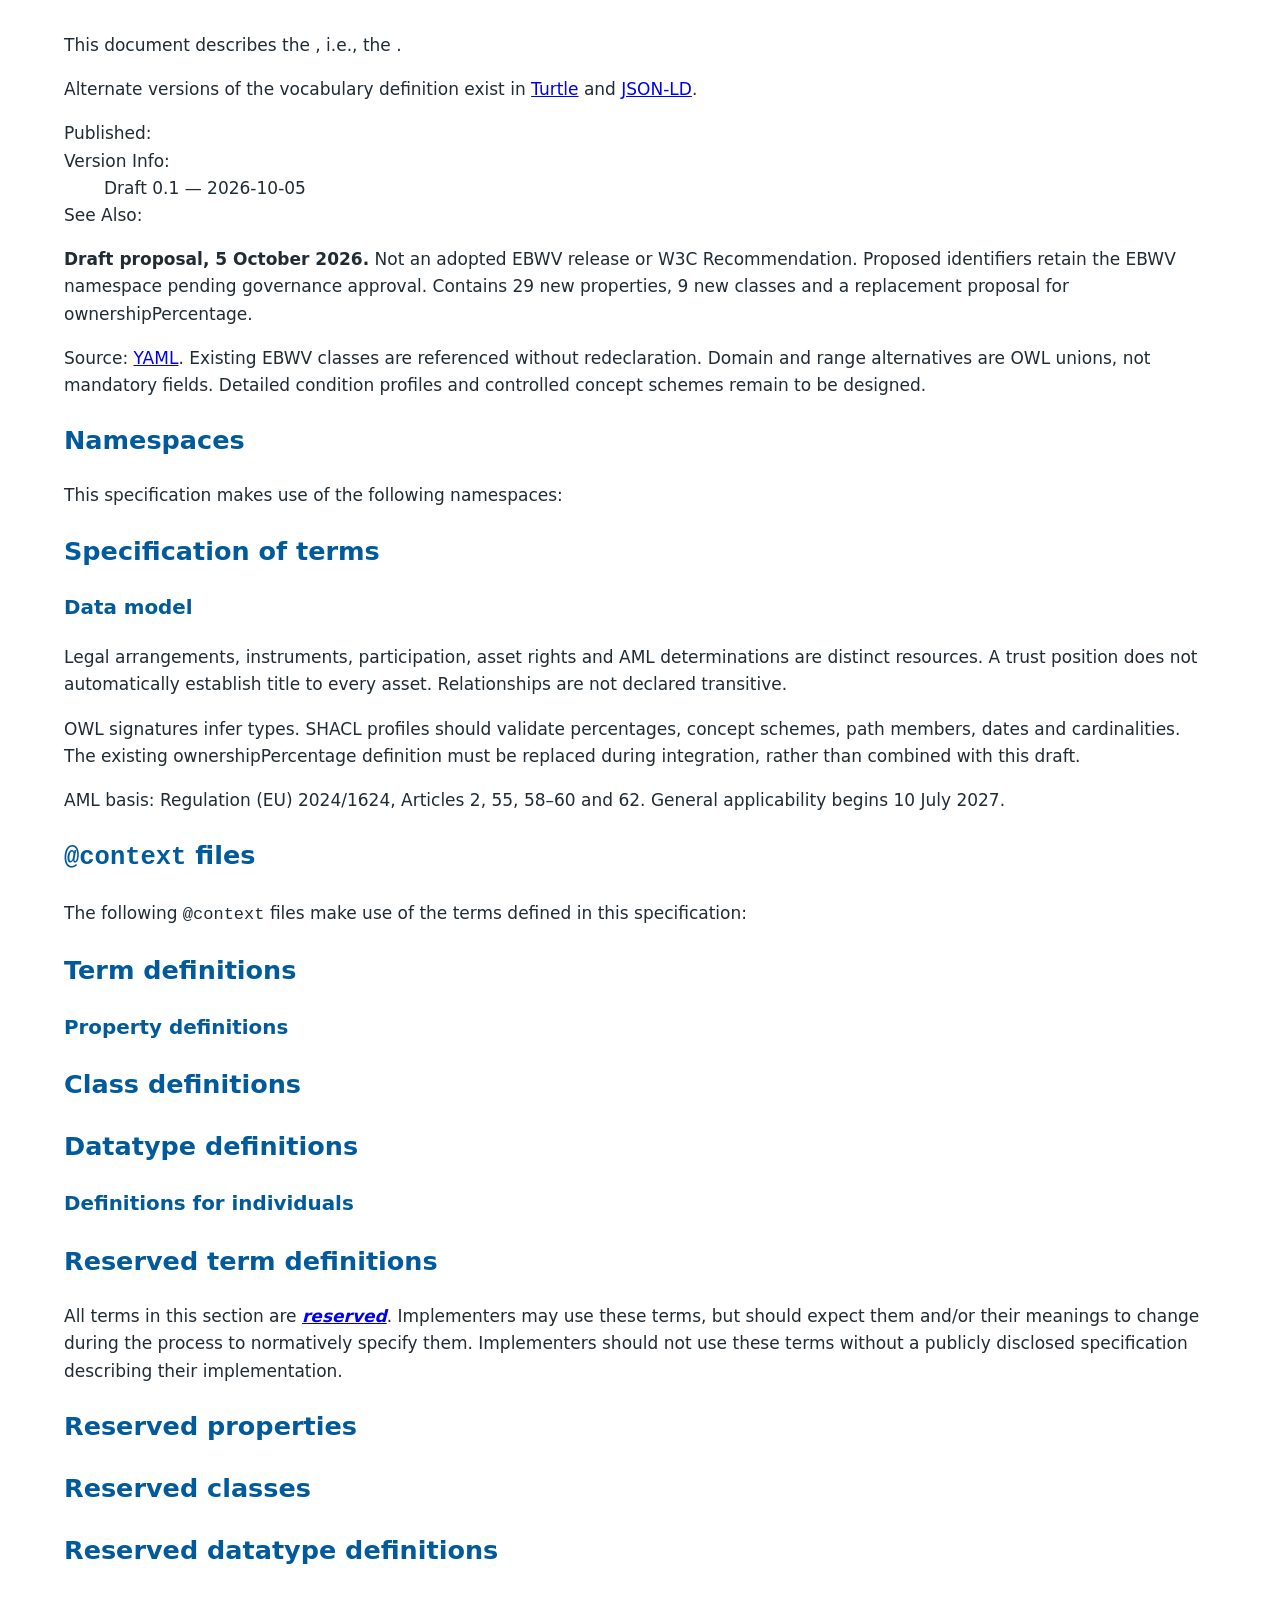
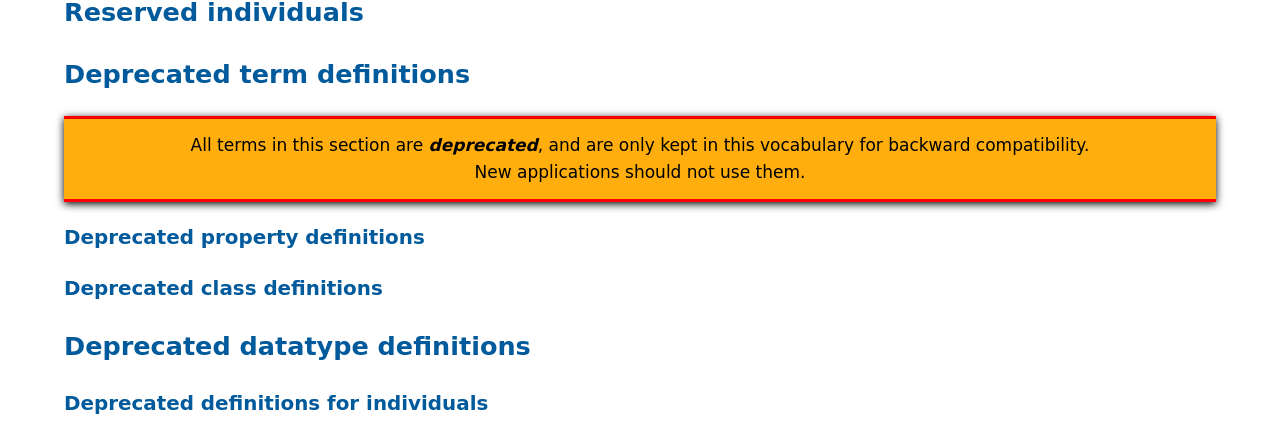
<file: docs/ebwv-ownership/template.html>
<html lang="en">
<head>
    <meta charset='utf-8'/>
    <meta name="y2v:jsonld-playground" content="https://json-ld.org/playground/next#json-ld={jsonld}&amp;startTab=tab-expand"/>
    <meta name="y2v:group-individuals" content="true"/>
    <title></title>
    
    <script class="remove" src="https://www.w3.org/Tools/respec/respec-w3c"></script>
    <script>
        function remove_status_remark() {
            const sotd = document.getElementById("sotd");
            const p = sotd.getElementsByTagName('p')[0];
            sotd.removeChild(p);
        }
    </script>
    <script class="remove">
        var respecConfig = {
          localBiblio: {
          },
          specStatus:  "unofficial",
          shortName:   "ebwv-ownership-draft",
          latestVersion: "https://jgmikael.github.io/docs/ebwv-ownership/",
          thisVersion: "https://jgmikael.github.io/docs/ebwv-ownership/",
          doJsonLd:    true,
          editors: [{name: "Mikael af Hällström"}],
          alternateFormats: [
            {uri: "vocabulary.ttl", label: "Turtle"},
            {uri: "vocabulary.jsonld", label: "JSON-LD"}
          ],
          
          inlineCSS: true,
          doRDFa: false,
          noIDLIn: true,
          noLegacyStyle: false
        };
    </script>
    <style type="text/css">
body{max-width:72rem;margin:2rem auto;padding:0 1.5rem;font:17px/1.6 system-ui,sans-serif;color:#202b33;}h1,h2,h3{color:#005a9c;}code{overflow-wrap:anywhere;}
        :root { color-scheme: light; }
        dl.terms dt {
          float: left;
          clear: left;
          width: 10vw;
        }

        dl.terms dd {
          margin-left: 15vw;
        }

        dl.terms dd:after {
            content: '';
            display: block;
            clear: both;
            margin-bottom: 5px;
        }
        table.rdfs-definition td {
          vertical-align: top;
          margin-right: 2em;
        }
        .bold {
          font-weight: bold;
        }
        /* code {
          color: red;
        } */

        .term_definitions section {
          border-bottom-style: solid ;
          border-bottom-width: 1px;
          border-bottom-color: darkgrey;
        }

        .annoy {
          background: hsla(40,100%,50%,0.95);
              color: black;
              padding: .75em 1em;
              border: red;
              border-style: solid none;
              box-shadow: 0 2px 8px black;
              text-align: center;
        }

        summary {
          font-weight: normal !important;
        }

      .example-with-playground {
        position: relative;
      }
      a.jsonld-playground-button {
        position: absolute;
        top: 4.4em;
        right: 1.4em;
        z-index: 1;
        padding: 0.3em 0.7em;
        font-size: 0.8em;
        font-weight: bold;
        color: #000000;
        background-color: #ffffff;
        opacity: .4;
        border-radius: 4px;
        text-decoration: none;
        box-shadow: 0px 0px 4px 4px rgba(0,0,0,0.1);
      }
      a.jsonld-playground-button:hover {
        background-color: #f0f0f0;
        opacity: 1;
        box-shadow: 0px 0px 0px 0px rgba(0,0,0,0.1);
      }

    </style>
</head>
<body typeof="owl:Ontology">
<section id="abstract">
    <p>This document describes the <span property="dc:title" id="title"></span>, i.e.,
        the <span property="dc:description" id="description"></span>.
    </p>
    <p>Alternate versions of the vocabulary definition exist in
        <a rel="alternate" href="vocabulary.ttl">Turtle</a> and
        <a rel="alternate" href="vocabulary.jsonld">JSON-LD</a>.
    </p>
    <dl>
        <dt>Published:</dt>
        <dd>
            <time property="dc:date" id="time"></time>
        </dd>
        <dt>Version Info:</dt>
        <dd>Draft 0.1 — 2026-10-05</dd>
        <dt id="see_also">See Also:</dt>
    </dl>
</section>
<section id="sotd"><p><strong>Draft proposal, 5 October 2026.</strong> Not an adopted EBWV release or W3C Recommendation. Proposed identifiers retain the EBWV namespace pending governance approval. Contains 29 new properties, 9 new classes and a replacement proposal for ownershipPercentage.</p><p>Source: <a href="vocabulary.yml">YAML</a>. Existing EBWV classes are referenced without redeclaration. Domain and range alternatives are OWL unions, not mandatory fields. Detailed condition profiles and controlled concept schemes remain to be designed.</p></section>

<section id="conformance"></section>
<section>
    <h2>Namespaces</h2>
    <p>This specification makes use of the following namespaces:</p>
    <dl class="terms" id="namespaces">
    </dl>
</section>

<section>
    <h2>Specification of terms</h2>
    <h3>Data model</h3><p>Legal arrangements, instruments, participation, asset rights and AML determinations are distinct resources. A trust position does not automatically establish title to every asset. Relationships are not declared transitive.</p><p>OWL signatures infer types. SHACL profiles should validate percentages, concept schemes, path members, dates and cardinalities. The existing ownershipPercentage definition must be replaced during integration, rather than combined with this draft.</p><p>AML basis: Regulation (EU) 2024/1624, Articles 2, 55, 58–60 and 62. General applicability begins 10 July 2027.</p></section><section><h2><code>@context</code> files</h2>
    <p>The following <code>@context</code> files make use of the terms defined in this specification:</p>
    <ul id="contexts">
    </ul>
</section>

<section id="term_definitions">
    <h2>Term definitions</h2>

    <section id="property_definitions" class="term_definitions">
        <h3>Property definitions</h3>
    </section>

    <section id="class_definitions" class="term_definitions">
        <h2>Class definitions</h2>
    </section>

    <section id="datatype_definitions" class="term_definitions">
        <h2>Datatype definitions</h2>
    </section>

    <section id="individual_definitions" class="term_definitions">
        <h3>Definitions for individuals</h3>
    </section>
</section>

<section id="reserved_term_definitions">
    <h1>Reserved term definitions</h1>

    <p>All terms in this section are
        <a href="https://www.w3.org/TR/vc-data-model-2.0/#reserved-extension-points"><em><strong>reserved</strong></em></a>.
        Implementers may use these terms, but should expect them and/or their meanings to change during the process
        to normatively specify them. Implementers should not use these terms without a publicly disclosed
        specification describing their implementation.
    </p>

    <section id="reserved_property_definitions" class="term_definitions">
        <h2>Reserved properties</h2>
    </section>

    <section id="reserved_class_definitions" class="term_definitions">
        <h2>Reserved classes</h2>
    </section>

    <section id="reserved_datatype_definitions" class="term_definitions">
        <h2>Reserved datatype definitions</h2>
    </section>

    <section id="reserved_individual_definitions" class="term_definitions">
        <h2>Reserved individuals</h2>
    </section>
</section>

<section id="deprecated_term_definitions">
    <h2>Deprecated term definitions</h2>

    <p class="annoy">All terms in this section are <em><strong>deprecated</strong></em>, and are only kept in this
        vocabulary for backward compatibility.
        <br>New applications should not use them.
    </p>

    <section id="deprecated_property_definitions" class="term_definitions">
        <h3>Deprecated property definitions</h3>
    </section>

    <section id="deprecated_class_definitions" class="term_definitions">
        <h3>Deprecated class definitions</h3>
    </section>

    <section id="deprecated_datatype_definitions" class="term_definitions">
        <h2>Deprecated datatype definitions</h2>
    </section>

    <section id="deprecated_individual_definitions" class="term_definitions">
        <h3>Deprecated definitions for individuals</h3>
    </section>
</section>

</body>
</html>
</file>
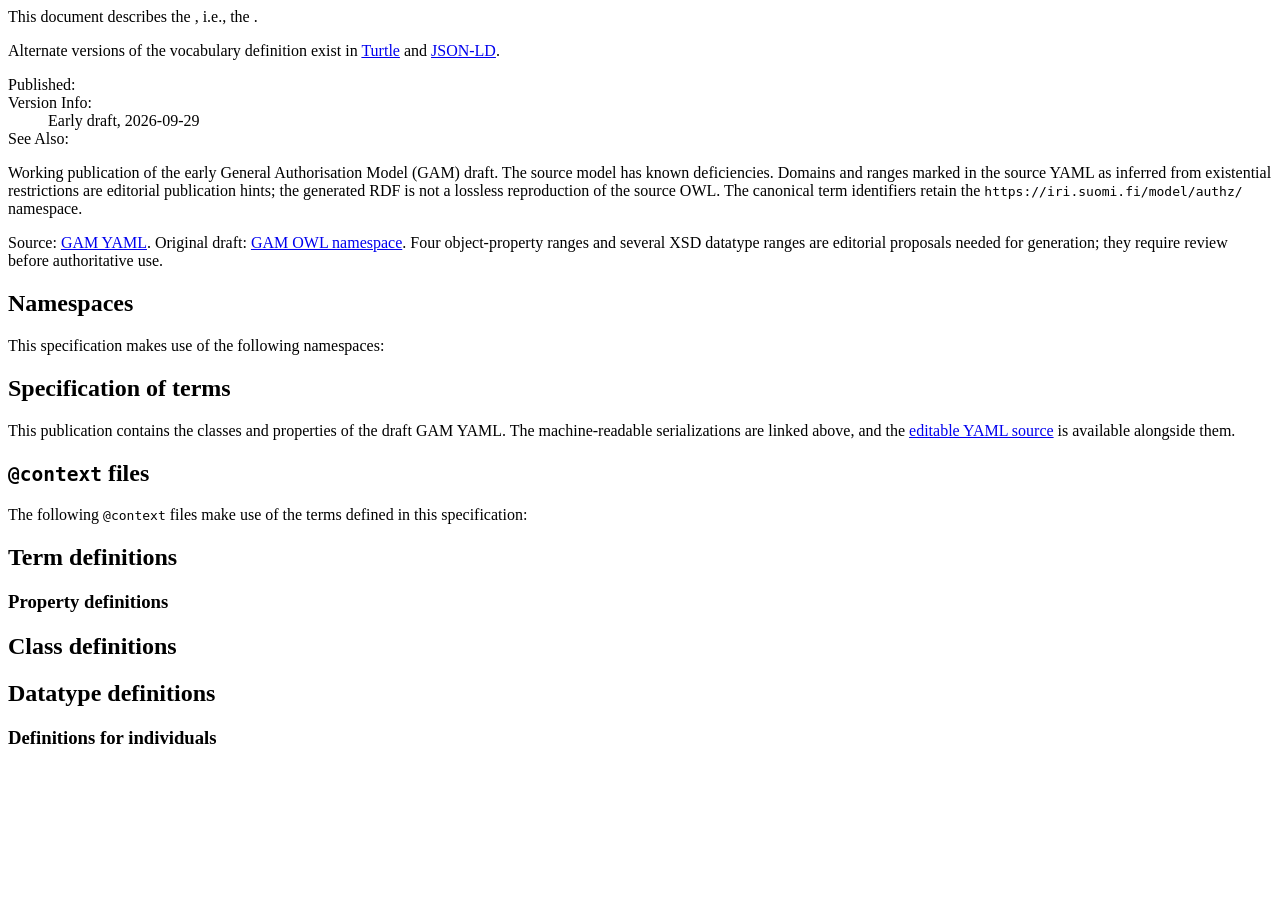
<file: docs/gam/template.html>
<html lang="en">
<head>
    <meta charset='utf-8'/>
    <meta name="y2v:jsonld-playground" content="https://json-ld.org/playground#json-ld={jsonld}&amp;startTab=tab-expand"/>
    <meta name="y2v:group-individuals" content="true"/>
    <title></title>
    
    <script class="remove" src="https://www.w3.org/Tools/respec/respec-w3c"></script>
    <script class="remove">
        var respecConfig = {
          localBiblio: {
          },
          specStatus:  "unofficial",
          shortName: "gam-draft",
          latestVersion: "https://jgmikael.github.io/docs/gam/",
          thisVersion: "https://jgmikael.github.io/docs/gam/",
          doJsonLd:    true,
          editors: [{ name: "Mikael af Hällström" }],
          alternateFormats: [
            {uri: "vocabulary.ttl", label: "Turtle"},
            {uri: "vocabulary.jsonld", label: "JSON-LD"}
          ],
          inlineCSS: true,
          doRDFa: false,
          noIDLIn: true,
          noLegacyStyle: false
        };
    </script>
    <style type="text/css">
        :root { color-scheme: light; }
        dl.terms dt {
          float: left;
          clear: left;
          width: 10vw;
        }

        dl.terms dd {
          margin-left: 15vw;
        }

        dl.terms dd:after {
            content: '';
            display: block;
            clear: both;
            margin-bottom: 5px;
        }
        table.rdfs-definition td {
          vertical-align: top;
          margin-right: 2em;
        }
        .bold {
          font-weight: bold;
        }
        /* code {
          color: red;
        } */

        .term_definitions section {
          border-bottom-style: solid ;
          border-bottom-width: 1px;
          border-bottom-color: darkgrey;
        }

        .annoy {
          background: hsla(40,100%,50%,0.95);
              color: black;
              padding: .75em 1em;
              border: red;
              border-style: solid none;
              box-shadow: 0 2px 8px black;
              text-align: center;
        }

        summary {
          font-weight: normal !important;
        }

      .example-with-playground {
        position: relative;
      }
      a.jsonld-playground-button {
        position: absolute;
        top: 4.4em;
        right: 1.4em;
        z-index: 1;
        padding: 0.3em 0.7em;
        font-size: 0.8em;
        font-weight: bold;
        color: #000000;
        background-color: #ffffff;
        opacity: .4;
        border-radius: 4px;
        text-decoration: none;
        box-shadow: 0px 0px 4px 4px rgba(0,0,0,0.1);
      }
      a.jsonld-playground-button:hover {
        background-color: #f0f0f0;
        opacity: 1;
        box-shadow: 0px 0px 0px 0px rgba(0,0,0,0.1);
      }

    </style>
</head>
<body typeof="owl:Ontology">
<section id="abstract">
    <p>This document describes the <span property="dc:title" id="title"></span>, i.e.,
        the <span property="dc:description" id="description"></span>.
    </p>
    <p>Alternate versions of the vocabulary definition exist in
        <a rel="alternate" href="vocabulary.ttl">Turtle</a> and
        <a rel="alternate" href="vocabulary.jsonld">JSON-LD</a>.
    </p>
    <dl>
        <dt>Published:</dt>
        <dd>
            <time property="dc:date" id="time"></time>
        </dd>
        <dt>Version Info:</dt>
        <dd>Early draft, 2026-09-29</dd>
        <dt id="see_also">See Also:</dt>
    </dl>
</section>
<section id="sotd"><p>Working publication of the early General Authorisation Model (GAM) draft. The source model has known deficiencies. Domains and ranges marked in the source YAML as inferred from existential restrictions are editorial publication hints; the generated RDF is not a lossless reproduction of the source OWL. The canonical term identifiers retain the <code>https://iri.suomi.fi/model/authz/</code> namespace.</p><p>Source: <a href="vocabulary.yml">GAM YAML</a>. Original draft: <a href="https://iri.suomi.fi/model/authz/">GAM OWL namespace</a>. Four object-property ranges and several XSD datatype ranges are editorial proposals needed for generation; they require review before authoritative use.</p></section>
<section id="conformance"></section>
<section>
    <h2>Namespaces</h2>
    <p>This specification makes use of the following namespaces:</p>
    <dl class="terms" id="namespaces">
    </dl>
</section>

<section><h2>Specification of terms</h2><p>This publication contains the classes and properties of the draft GAM YAML. The machine-readable serializations are linked above, and the <a href="vocabulary.yml">editable YAML source</a> is available alongside them.</p></section>
<section>
    <h2><code>@context</code> files</h2>
    <p>The following <code>@context</code> files make use of the terms defined in this specification:</p>
    <ul id="contexts">
    </ul>
</section>

<section id="term_definitions">
    <h2>Term definitions</h2>

    <section id="property_definitions" class="term_definitions">
        <h3>Property definitions</h3>
    </section>

    <section id="class_definitions" class="term_definitions">
        <h2>Class definitions</h2>
    </section>

    <section id="datatype_definitions" class="term_definitions">
        <h2>Datatype definitions</h2>
    </section>

    <section id="individual_definitions" class="term_definitions">
        <h3>Definitions for individuals</h3>
    </section>
</section>

</body>
</html>
</file>
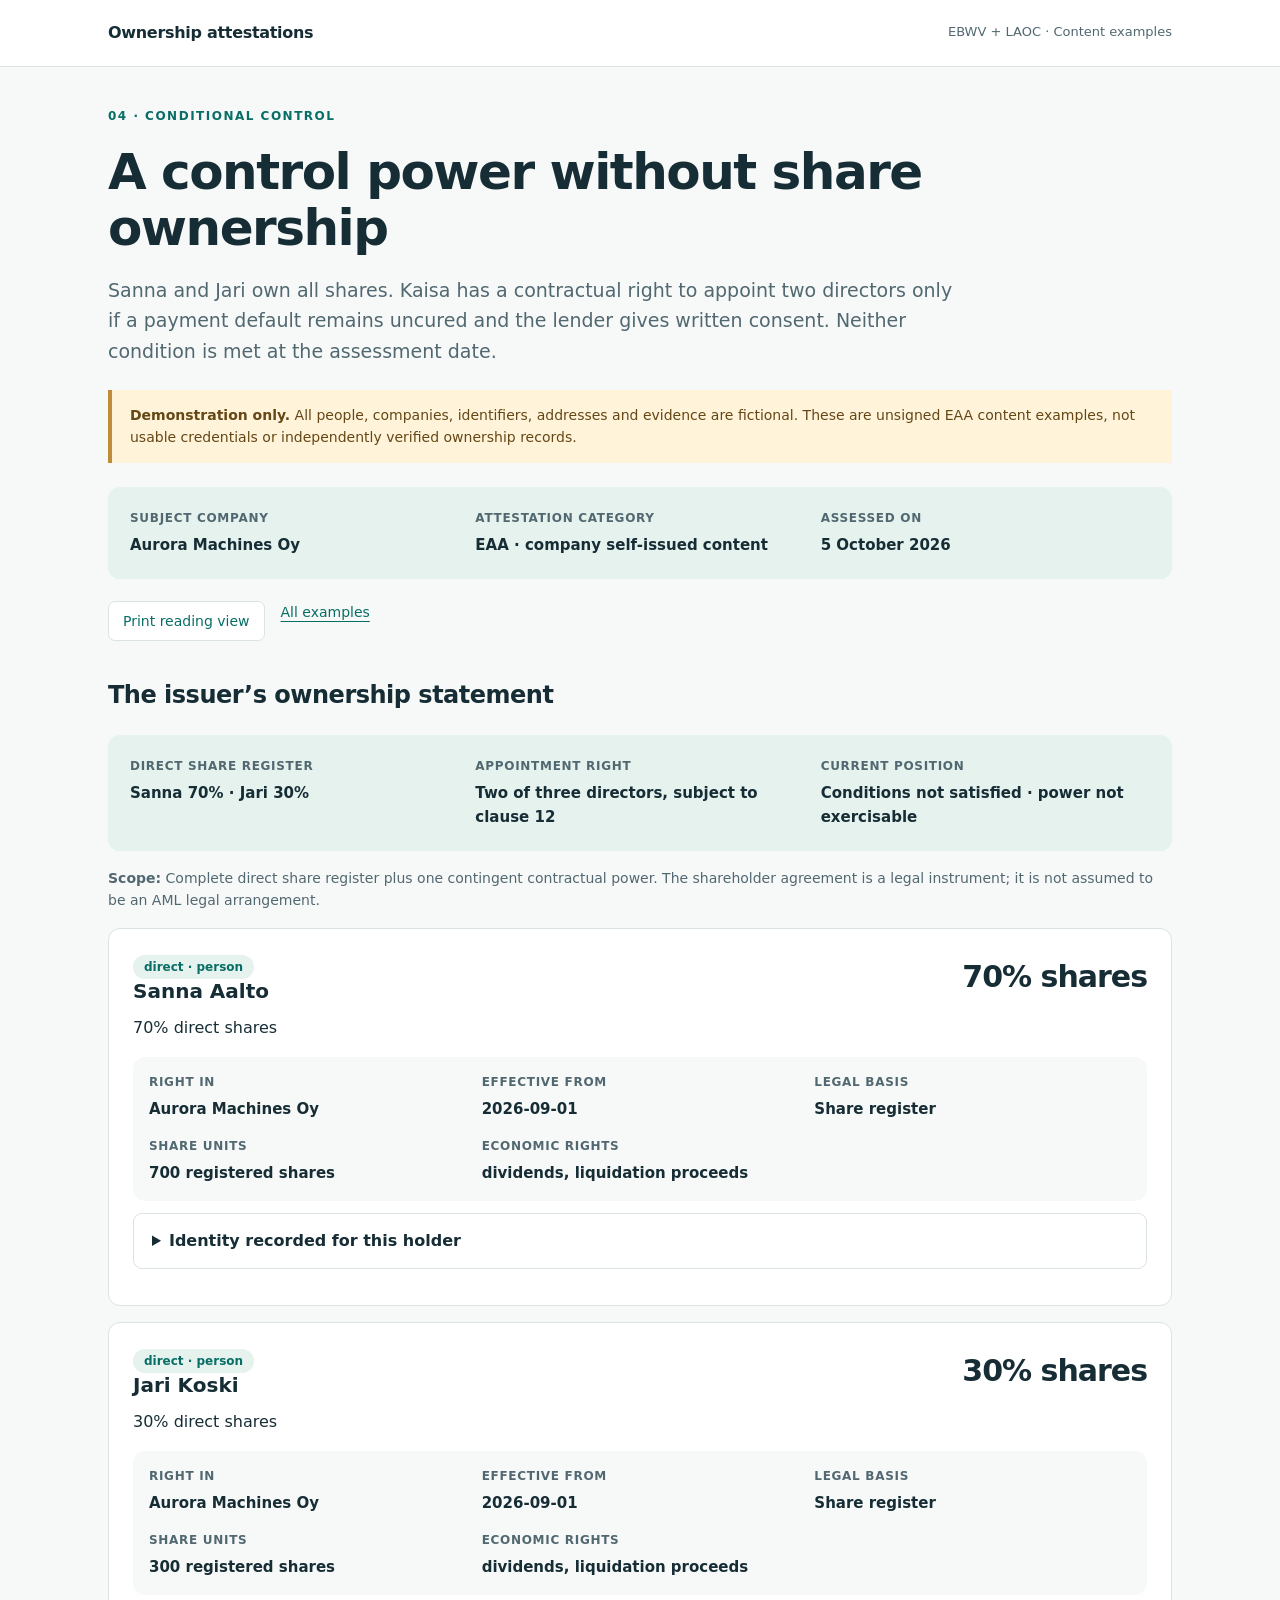
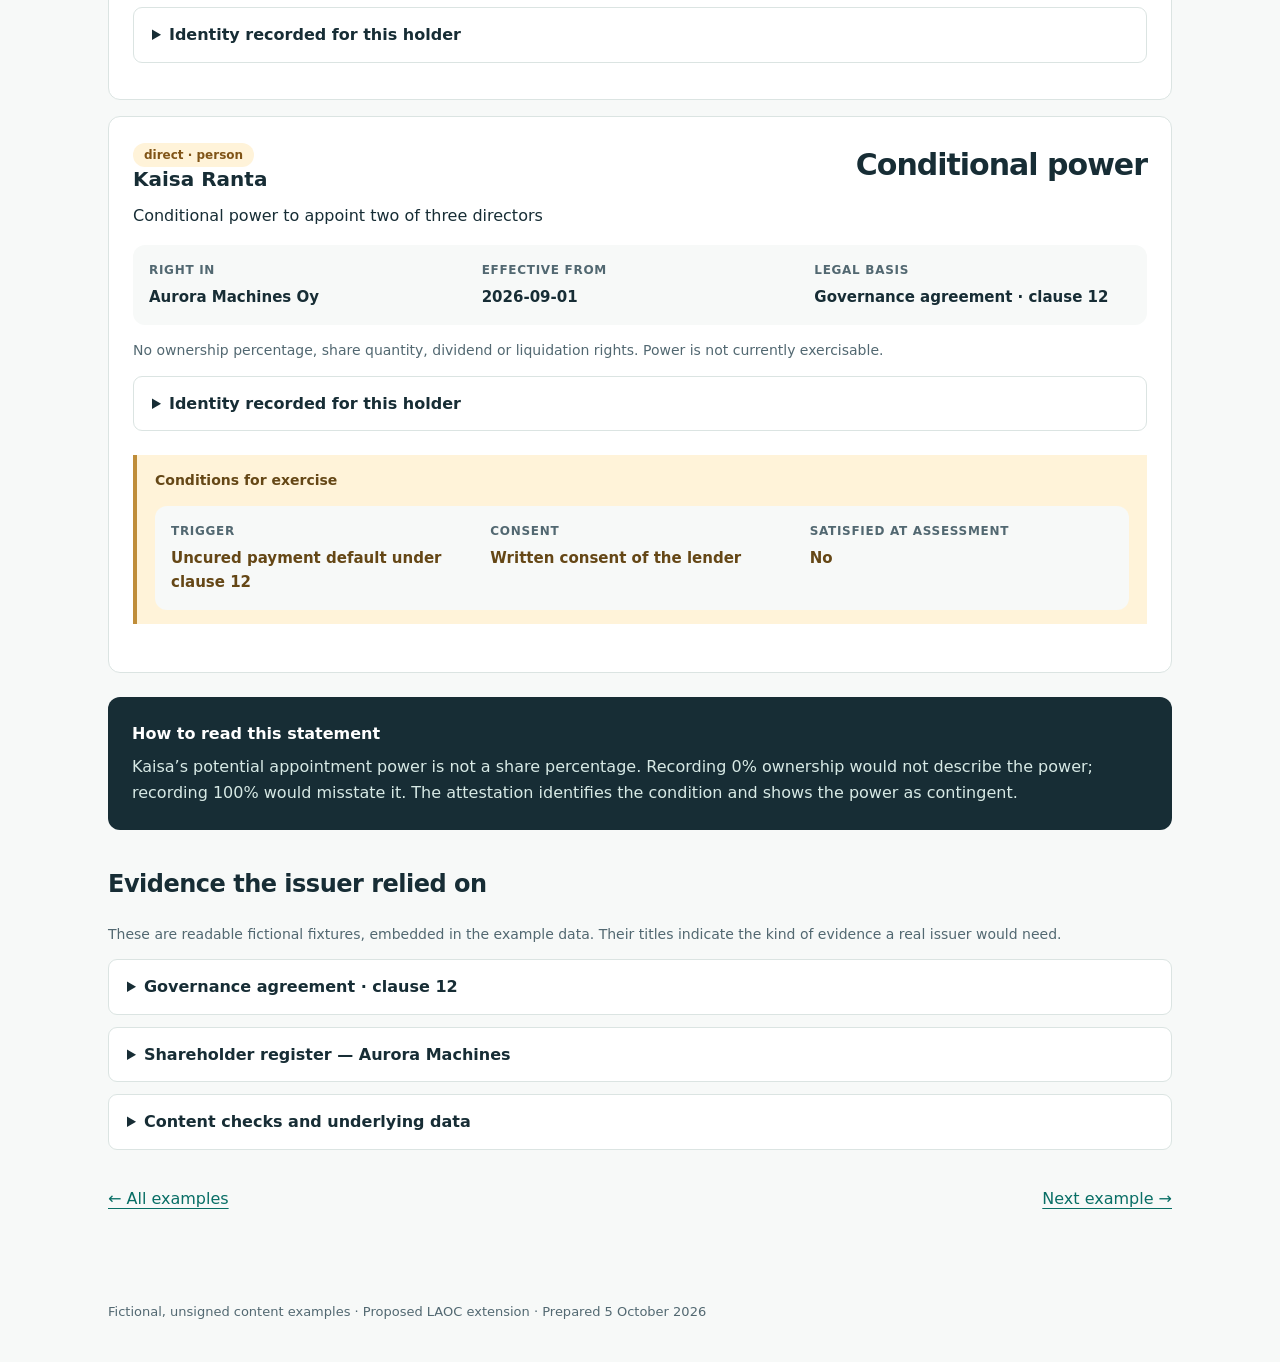
<file: docs/ownership-attestations/conditional-control.html>
<!doctype html><html lang="en"><head><meta charset="utf-8"><meta name="viewport" content="width=device-width,initial-scale=1"><meta name="description" content="Fictional Ownership Attestation examples using EBWV and LAOC"><title>A control power without share ownership · Ownership attestations</title><link rel="stylesheet" href="style.css"></head><body><header><nav><a class="brand" href="index.html">Ownership attestations</a><span>EBWV + LAOC · Content examples</span></nav></header><main><div class="eyebrow">04 · Conditional control</div><h1>A control power without share ownership</h1><p class="lead">Sanna and Jari own all shares. Kaisa has a contractual right to appoint two directors only if a payment default remains uncured and the lender gives written consent. Neither condition is met at the assessment date.</p><div class="notice"><strong>Demonstration only.</strong> All people, companies, identifiers, addresses and evidence are fictional. These are unsigned EAA content examples, not usable credentials or independently verified ownership records.</div><dl class="facts"><div><dt>Subject company</dt><dd>Aurora Machines Oy</dd></div><div><dt>Attestation category</dt><dd>EAA · company self-issued content</dd></div><div><dt>Assessed on</dt><dd>5 October 2026</dd></div></dl><div class="bar"><button onclick="window.print()">Print reading view</button><a href="index.html">All examples</a></div><h2>The issuer’s ownership statement</h2><dl class="facts"><div><dt>Direct share register</dt><dd>Sanna 70% · Jari 30%</dd></div><div><dt>Appointment right</dt><dd>Two of three directors, subject to clause 12</dd></div><div><dt>Current position</dt><dd>Conditions not satisfied · power not exercisable</dd></div></dl><p class="small"><strong>Scope:</strong> Complete direct share register plus one contingent contractual power. The shareholder agreement is a legal instrument; it is not assumed to be an AML legal arrangement.</p><article class="owner"><div class="owner-top"><div><span class="badge">direct · person</span><h3>Sanna Aalto</h3><div>70% direct shares</div></div><div class="metric">70% shares</div></div><dl class="facts"><div><dt>Right in</dt><dd>Aurora Machines Oy</dd></div><div><dt>Effective from</dt><dd>2026-09-01</dd></div><div><dt>Legal basis</dt><dd>Share register</dd></div><div><dt>Share units</dt><dd>700 registered shares</dd></div><div><dt>Economic rights</dt><dd>dividends, liquidation proceeds</dd></div></dl><details><summary>Identity recorded for this holder</summary><dl class="facts"><div><dt>Date of birth</dt><dd>1985-01-30</dd></div><div><dt>Jurisdiction of this owner entry</dt><dd>FI</dd></div><div><dt>Fictional address</dt><dd>Example Street 1 00100 Helsinki FI</dd></div></dl></details></article><article class="owner"><div class="owner-top"><div><span class="badge">direct · person</span><h3>Jari Koski</h3><div>30% direct shares</div></div><div class="metric">30% shares</div></div><dl class="facts"><div><dt>Right in</dt><dd>Aurora Machines Oy</dd></div><div><dt>Effective from</dt><dd>2026-09-01</dd></div><div><dt>Legal basis</dt><dd>Share register</dd></div><div><dt>Share units</dt><dd>300 registered shares</dd></div><div><dt>Economic rights</dt><dd>dividends, liquidation proceeds</dd></div></dl><details><summary>Identity recorded for this holder</summary><dl class="facts"><div><dt>Date of birth</dt><dd>1981-05-04</dd></div><div><dt>Jurisdiction of this owner entry</dt><dd>FI</dd></div><div><dt>Fictional address</dt><dd>Example Street 1 00100 Helsinki FI</dd></div></dl></details></article><article class="owner"><div class="owner-top"><div><span class="badge warn">direct · person</span><h3>Kaisa Ranta</h3><div>Conditional power to appoint two of three directors</div></div><div class="metric">Conditional power</div></div><dl class="facts"><div><dt>Right in</dt><dd>Aurora Machines Oy</dd></div><div><dt>Effective from</dt><dd>2026-09-01</dd></div><div><dt>Legal basis</dt><dd>Governance agreement · clause 12</dd></div></dl><p class="small">No ownership percentage, share quantity, dividend or liquidation rights. Power is not currently exercisable.</p><details><summary>Identity recorded for this holder</summary><dl class="facts"><div><dt>Date of birth</dt><dd>1977-02-18</dd></div><div><dt>Jurisdiction of this owner entry</dt><dd>FI</dd></div><div><dt>Fictional address</dt><dd>Example Street 1 00100 Helsinki FI</dd></div></dl></details><div class="notice"><strong>Conditions for exercise</strong><dl class="facts"><div><dt>Trigger</dt><dd>Uncured payment default under clause 12</dd></div><div><dt>Consent</dt><dd>Written consent of the lender</dd></div><div><dt>Satisfied at assessment</dt><dd>No</dd></div></dl></div></article><div class="takeaway"><strong>How to read this statement</strong><p>Kaisa’s potential appointment power is not a share percentage. Recording 0% ownership would not describe the power; recording 100% would misstate it. The attestation identifies the condition and shows the power as contingent.</p></div><h2>Evidence the issuer relied on</h2><p class="small">These are readable fictional fixtures, embedded in the example data. Their titles indicate the kind of evidence a real issuer would need.</p><details><summary>Governance agreement · clause 12</summary><pre>FICTIONAL DEMONSTRATION DOCUMENT — NOT AN AUTHENTIC REGISTER OR LEGAL INSTRUMENT.

Clause 12: Kaisa may appoint two of three directors only after an uncured payment default and written consent of the lender. At assessment no default has occurred and no consent has been given. The clause conveys no share title or economic distribution rights.</pre></details><details><summary>Shareholder register — Aurora Machines</summary><pre>FICTIONAL DEMONSTRATION DOCUMENT — NOT AN AUTHENTIC REGISTER OR LEGAL INSTRUMENT.

1,000 ordinary shares issued. Sanna Aalto owns 700; Jari Koski owns 300. Kaisa Ranta owns no shares.</pre></details><details><summary>Content checks and underlying data</summary><p><strong>LAOC-aware content profile:</strong> passes the implemented SHACL checks. <strong>Literal Rulebook projection:</strong> Does not pass literal IR-09/10/11 requirements.</p><p>These results check structure and internal consistency. They do not establish truth, evidence authenticity, issuer authority, revocation or signature validity. This is unsigned content, with a placeholder holder key and status reference.</p><p>Non-share rights omit artificial ownership percentages and share quantities; the profile deliberately departs from the Rulebook here.</p><div class="bar"><a href="conditional-control.jsonld">JSON-LD content</a><a href="conditional-control.ttl">Turtle content</a><a href="profile.html">SHACL profile and mapping</a><a href="validation-results.json">Validation report</a></div><dl class="facts"><div><dt>Issued</dt><dd>5 October 2026 · 09:00 UTC</dd></div><div><dt>Content validity ends</dt><dd>4 November 2026 · 09:00 UTC</dd></div><div><dt>Issuer and subject</dt><dd>Aurora Machines Oy</dd></div></dl></details><div class="next"><a href="index.html">← All examples</a><a href="direct-shares.html">Next example →</a></div></main><footer>Fictional, unsigned content examples · Proposed LAOC extension · Prepared 5 October 2026</footer></body></html>
</file>
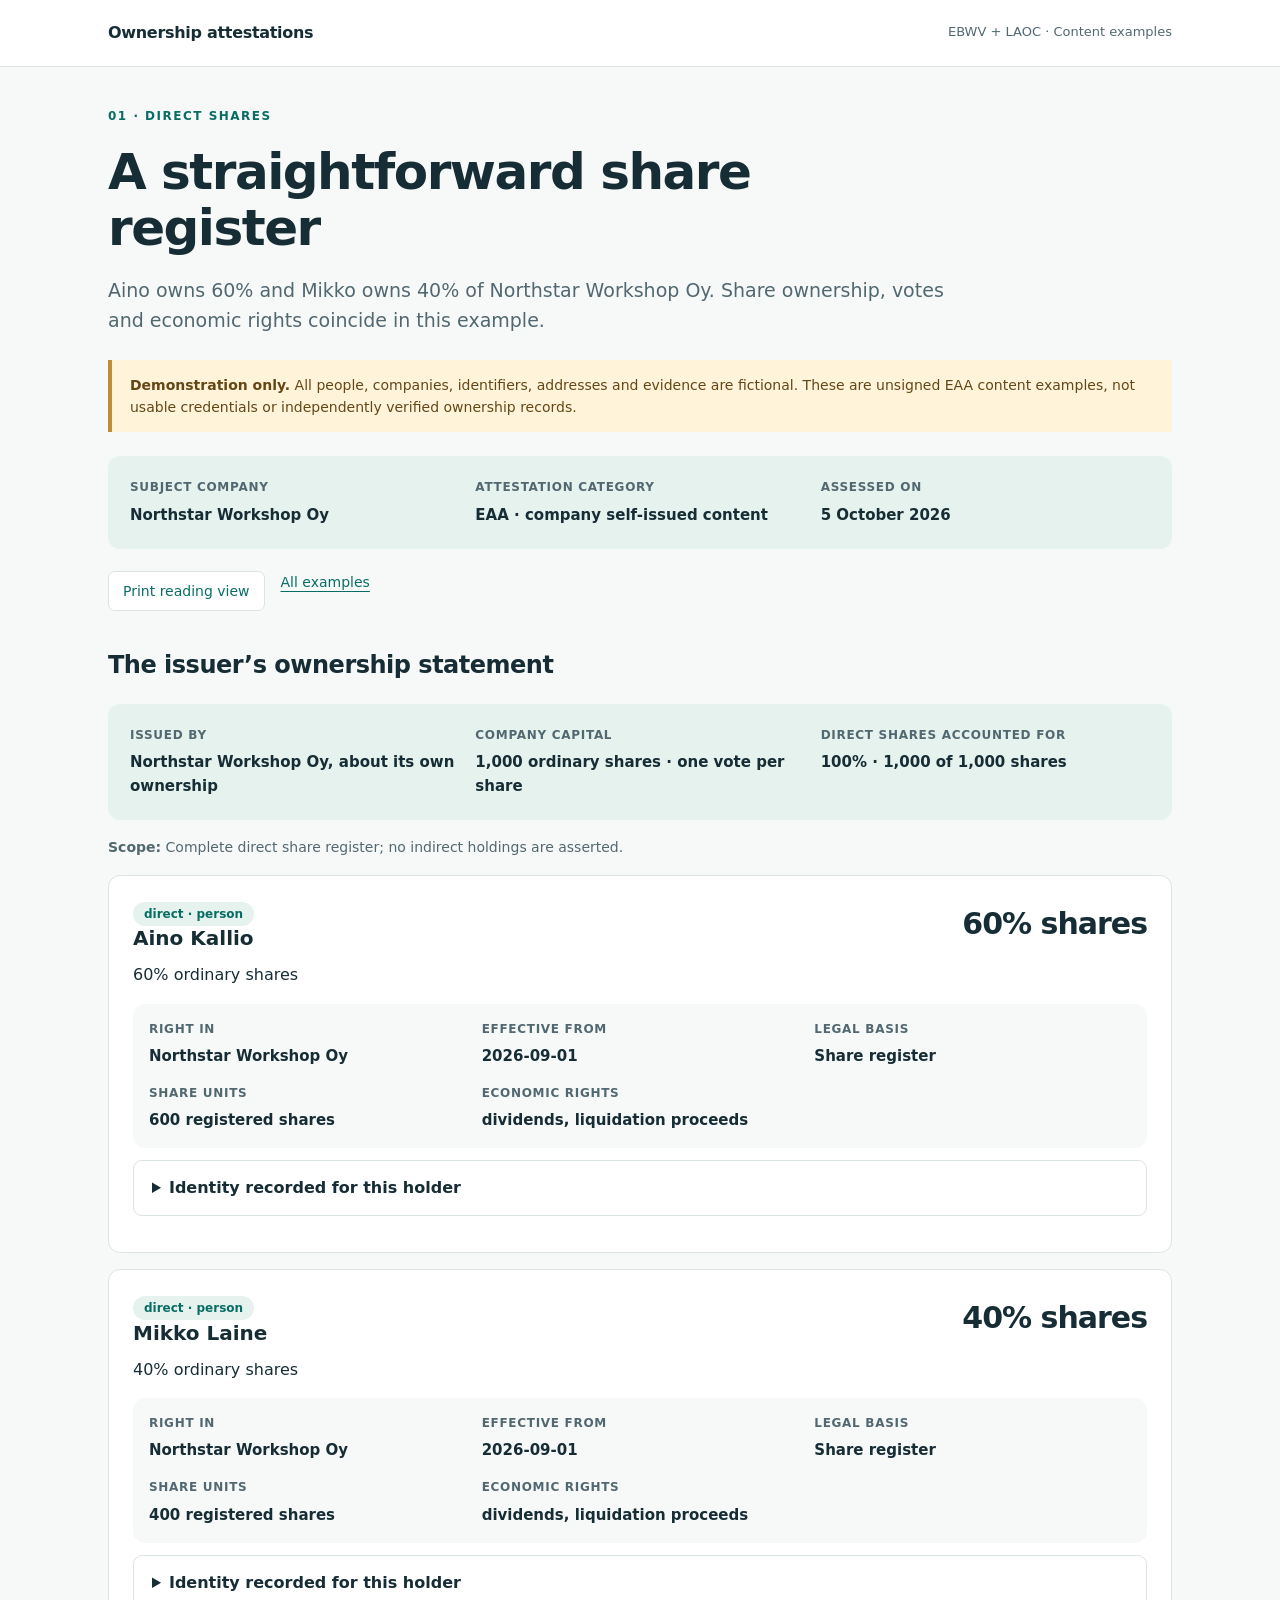
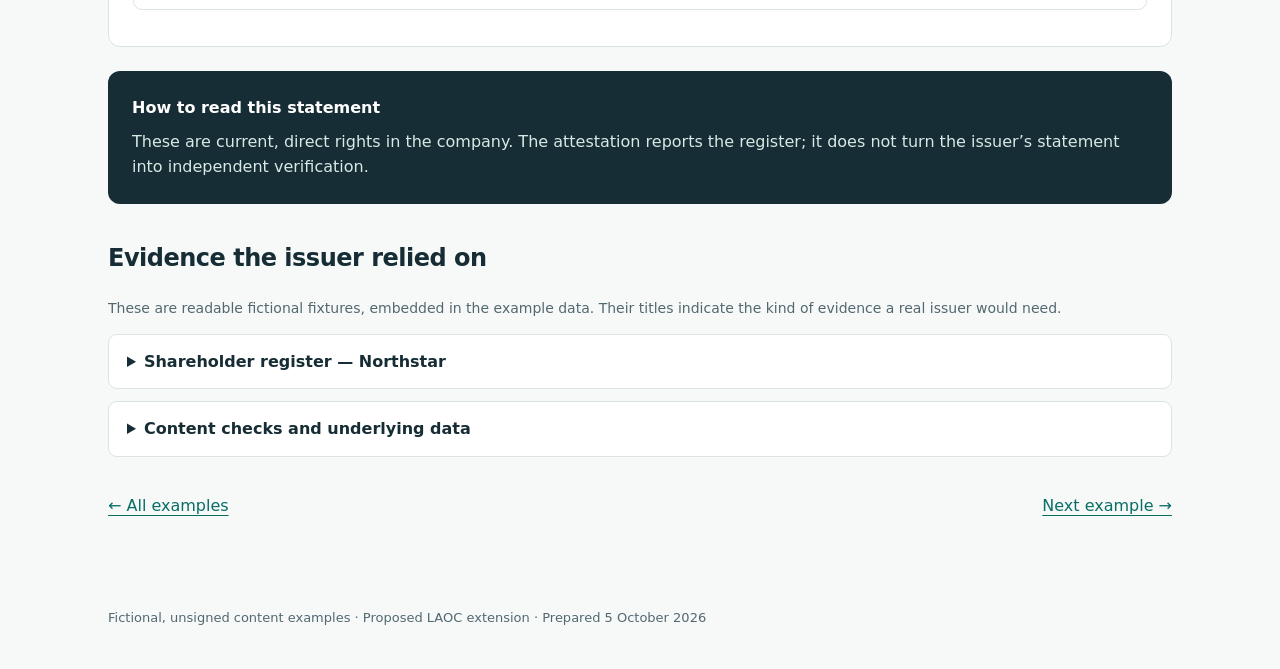
<file: docs/ownership-attestations/direct-shares.html>
<!doctype html><html lang="en"><head><meta charset="utf-8"><meta name="viewport" content="width=device-width,initial-scale=1"><meta name="description" content="Fictional Ownership Attestation examples using EBWV and LAOC"><title>A straightforward share register · Ownership attestations</title><link rel="stylesheet" href="style.css"></head><body><header><nav><a class="brand" href="index.html">Ownership attestations</a><span>EBWV + LAOC · Content examples</span></nav></header><main><div class="eyebrow">01 · Direct shares</div><h1>A straightforward share register</h1><p class="lead">Aino owns 60% and Mikko owns 40% of Northstar Workshop Oy. Share ownership, votes and economic rights coincide in this example.</p><div class="notice"><strong>Demonstration only.</strong> All people, companies, identifiers, addresses and evidence are fictional. These are unsigned EAA content examples, not usable credentials or independently verified ownership records.</div><dl class="facts"><div><dt>Subject company</dt><dd>Northstar Workshop Oy</dd></div><div><dt>Attestation category</dt><dd>EAA · company self-issued content</dd></div><div><dt>Assessed on</dt><dd>5 October 2026</dd></div></dl><div class="bar"><button onclick="window.print()">Print reading view</button><a href="index.html">All examples</a></div><h2>The issuer’s ownership statement</h2><dl class="facts"><div><dt>Issued by</dt><dd>Northstar Workshop Oy, about its own ownership</dd></div><div><dt>Company capital</dt><dd>1,000 ordinary shares · one vote per share</dd></div><div><dt>Direct shares accounted for</dt><dd>100% · 1,000 of 1,000 shares</dd></div></dl><p class="small"><strong>Scope:</strong> Complete direct share register; no indirect holdings are asserted.</p><article class="owner"><div class="owner-top"><div><span class="badge">direct · person</span><h3>Aino Kallio</h3><div>60% ordinary shares</div></div><div class="metric">60% shares</div></div><dl class="facts"><div><dt>Right in</dt><dd>Northstar Workshop Oy</dd></div><div><dt>Effective from</dt><dd>2026-09-01</dd></div><div><dt>Legal basis</dt><dd>Share register</dd></div><div><dt>Share units</dt><dd>600 registered shares</dd></div><div><dt>Economic rights</dt><dd>dividends, liquidation proceeds</dd></div></dl><details><summary>Identity recorded for this holder</summary><dl class="facts"><div><dt>Date of birth</dt><dd>1984-04-12</dd></div><div><dt>Jurisdiction of this owner entry</dt><dd>FI</dd></div><div><dt>Fictional address</dt><dd>Example Street 1 00100 Helsinki FI</dd></div></dl></details></article><article class="owner"><div class="owner-top"><div><span class="badge">direct · person</span><h3>Mikko Laine</h3><div>40% ordinary shares</div></div><div class="metric">40% shares</div></div><dl class="facts"><div><dt>Right in</dt><dd>Northstar Workshop Oy</dd></div><div><dt>Effective from</dt><dd>2026-09-01</dd></div><div><dt>Legal basis</dt><dd>Share register</dd></div><div><dt>Share units</dt><dd>400 registered shares</dd></div><div><dt>Economic rights</dt><dd>dividends, liquidation proceeds</dd></div></dl><details><summary>Identity recorded for this holder</summary><dl class="facts"><div><dt>Date of birth</dt><dd>1980-11-08</dd></div><div><dt>Jurisdiction of this owner entry</dt><dd>FI</dd></div><div><dt>Fictional address</dt><dd>Example Street 1 00100 Helsinki FI</dd></div></dl></details></article><div class="takeaway"><strong>How to read this statement</strong><p>These are current, direct rights in the company. The attestation reports the register; it does not turn the issuer’s statement into independent verification.</p></div><h2>Evidence the issuer relied on</h2><p class="small">These are readable fictional fixtures, embedded in the example data. Their titles indicate the kind of evidence a real issuer would need.</p><details><summary>Shareholder register — Northstar</summary><pre>FICTIONAL DEMONSTRATION DOCUMENT — NOT AN AUTHENTIC REGISTER OR LEGAL INSTRUMENT.

As at 5 October 2026: 1,000 ordinary shares issued. Aino Kallio holds 600; Mikko Laine holds 400. One vote and equal economic rights per share.</pre></details><details><summary>Content checks and underlying data</summary><p><strong>LAOC-aware content profile:</strong> passes the implemented SHACL checks. <strong>Literal Rulebook projection:</strong> Mandatory content checks pass.</p><p>These results check structure and internal consistency. They do not establish truth, evidence authenticity, issuer authority, revocation or signature validity. This is unsigned content, with a placeholder holder key and status reference.</p><p>Birth dates are included. This profile takes the stricter mandatory interpretation of the conflicting Rulebook text.</p><div class="bar"><a href="direct-shares.jsonld">JSON-LD content</a><a href="direct-shares.ttl">Turtle content</a><a href="profile.html">SHACL profile and mapping</a><a href="validation-results.json">Validation report</a></div><dl class="facts"><div><dt>Issued</dt><dd>5 October 2026 · 09:00 UTC</dd></div><div><dt>Content validity ends</dt><dd>4 November 2026 · 09:00 UTC</dd></div><div><dt>Issuer and subject</dt><dd>Northstar Workshop Oy</dd></div></dl></details><div class="next"><a href="index.html">← All examples</a><a href="indirect-shares.html">Next example →</a></div></main><footer>Fictional, unsigned content examples · Proposed LAOC extension · Prepared 5 October 2026</footer></body></html>
</file>
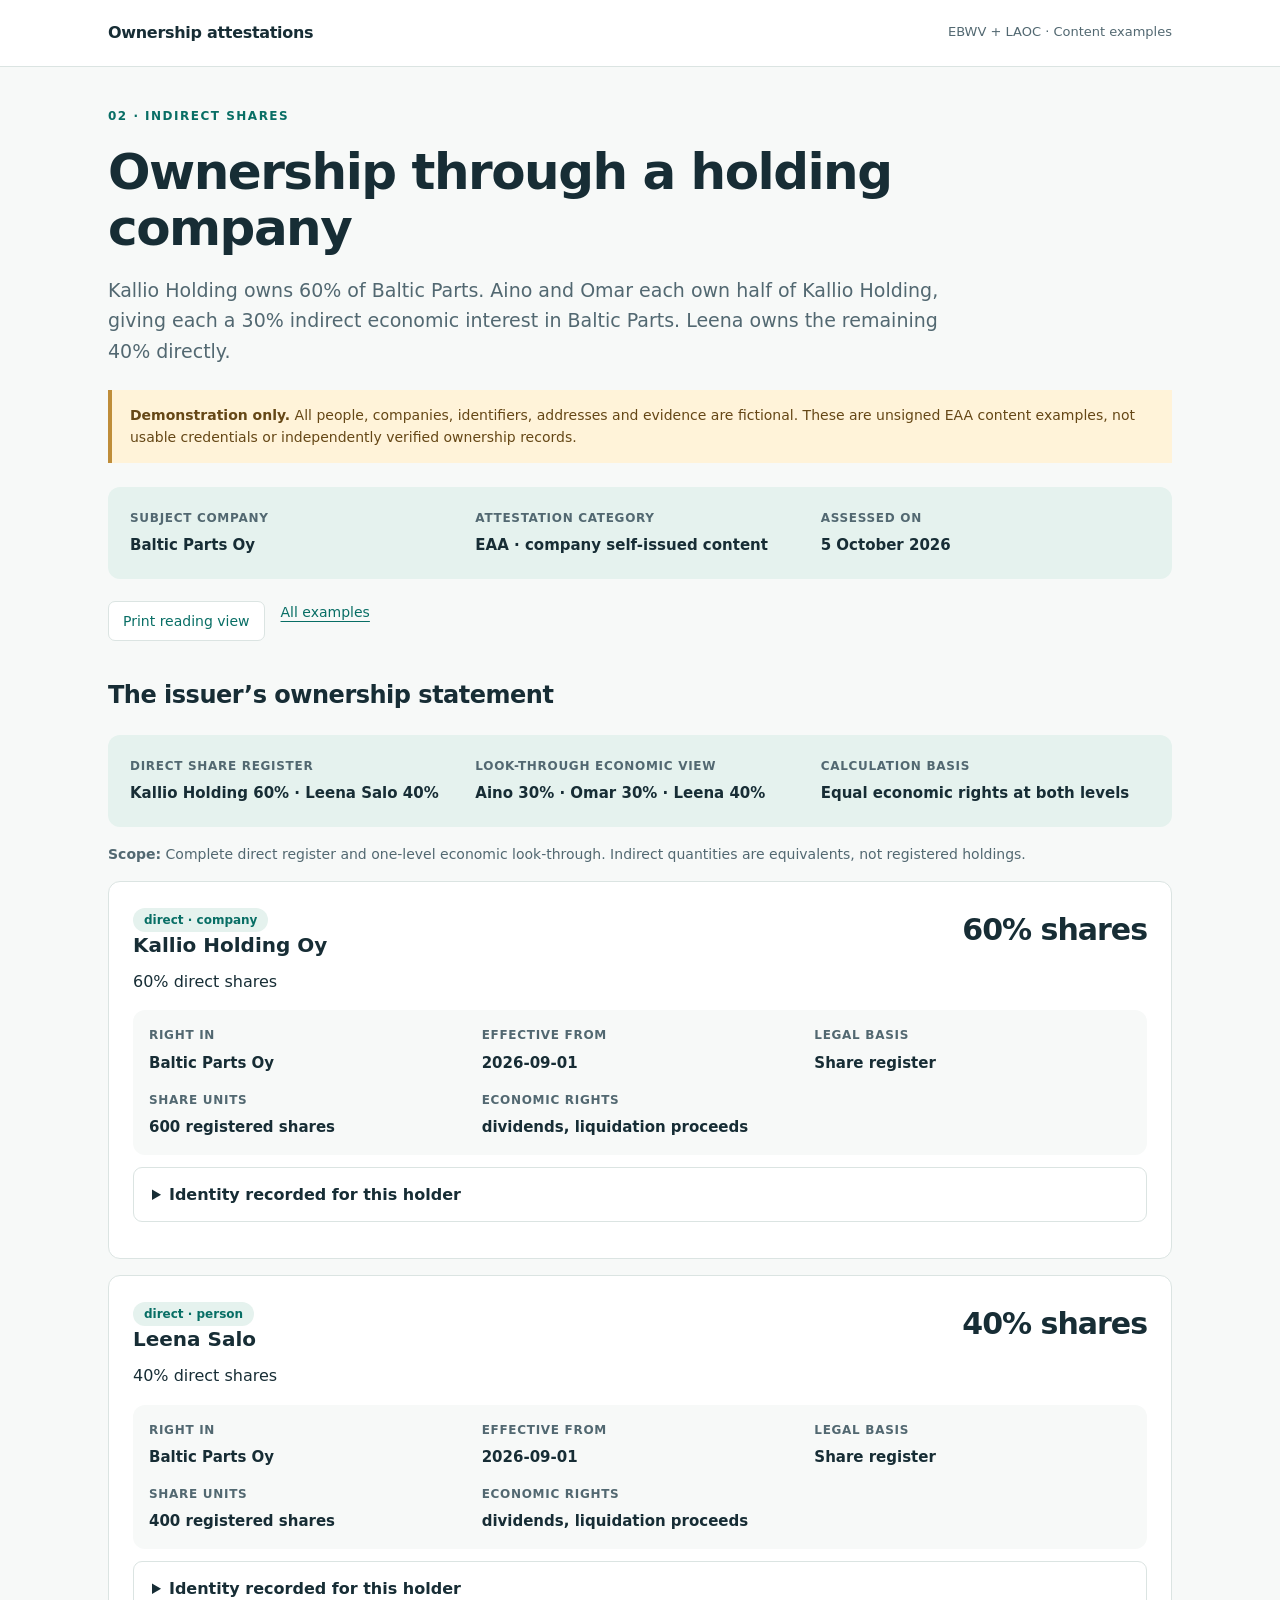
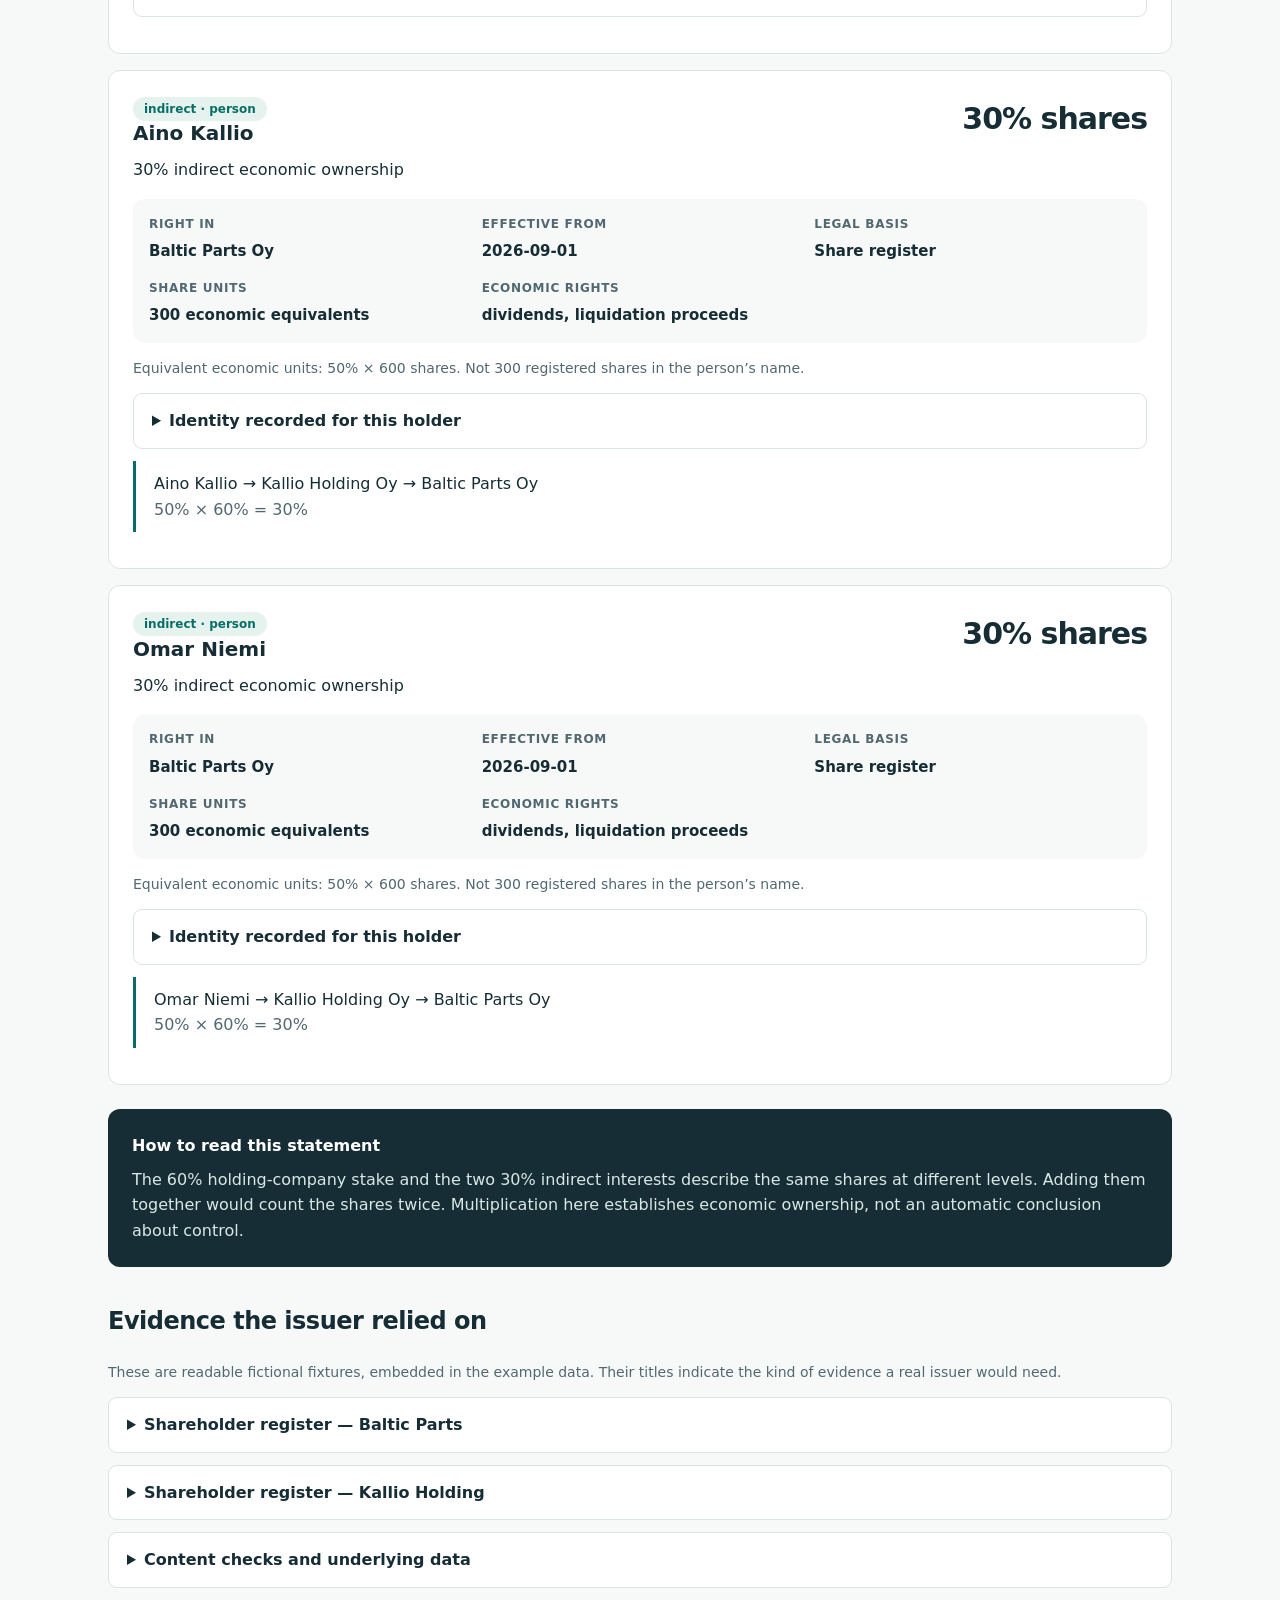
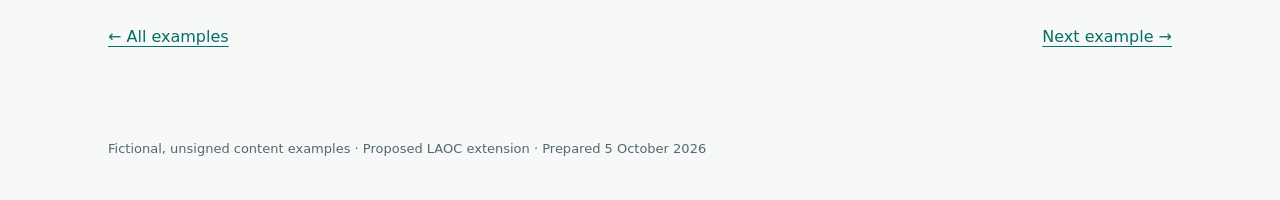
<file: docs/ownership-attestations/indirect-shares.html>
<!doctype html><html lang="en"><head><meta charset="utf-8"><meta name="viewport" content="width=device-width,initial-scale=1"><meta name="description" content="Fictional Ownership Attestation examples using EBWV and LAOC"><title>Ownership through a holding company · Ownership attestations</title><link rel="stylesheet" href="style.css"></head><body><header><nav><a class="brand" href="index.html">Ownership attestations</a><span>EBWV + LAOC · Content examples</span></nav></header><main><div class="eyebrow">02 · Indirect shares</div><h1>Ownership through a holding company</h1><p class="lead">Kallio Holding owns 60% of Baltic Parts. Aino and Omar each own half of Kallio Holding, giving each a 30% indirect economic interest in Baltic Parts. Leena owns the remaining 40% directly.</p><div class="notice"><strong>Demonstration only.</strong> All people, companies, identifiers, addresses and evidence are fictional. These are unsigned EAA content examples, not usable credentials or independently verified ownership records.</div><dl class="facts"><div><dt>Subject company</dt><dd>Baltic Parts Oy</dd></div><div><dt>Attestation category</dt><dd>EAA · company self-issued content</dd></div><div><dt>Assessed on</dt><dd>5 October 2026</dd></div></dl><div class="bar"><button onclick="window.print()">Print reading view</button><a href="index.html">All examples</a></div><h2>The issuer’s ownership statement</h2><dl class="facts"><div><dt>Direct share register</dt><dd>Kallio Holding 60% · Leena Salo 40%</dd></div><div><dt>Look-through economic view</dt><dd>Aino 30% · Omar 30% · Leena 40%</dd></div><div><dt>Calculation basis</dt><dd>Equal economic rights at both levels</dd></div></dl><p class="small"><strong>Scope:</strong> Complete direct register and one-level economic look-through. Indirect quantities are equivalents, not registered holdings.</p><article class="owner"><div class="owner-top"><div><span class="badge">direct · company</span><h3>Kallio Holding Oy</h3><div>60% direct shares</div></div><div class="metric">60% shares</div></div><dl class="facts"><div><dt>Right in</dt><dd>Baltic Parts Oy</dd></div><div><dt>Effective from</dt><dd>2026-09-01</dd></div><div><dt>Legal basis</dt><dd>Share register</dd></div><div><dt>Share units</dt><dd>600 registered shares</dd></div><div><dt>Economic rights</dt><dd>dividends, liquidation proceeds</dd></div></dl><details><summary>Identity recorded for this holder</summary><dl class="facts"><div><dt>Legal identifier</dt><dd>FI.DEMO.KALLIO-HOLDING</dd></div><div><dt>Legal form</dt><dd>Private limited company</dd></div><div><dt>Registered jurisdiction</dt><dd>FI</dd></div><div><dt>Fictional address</dt><dd>Example Street 1 00100 Helsinki FI</dd></div></dl></details></article><article class="owner"><div class="owner-top"><div><span class="badge">direct · person</span><h3>Leena Salo</h3><div>40% direct shares</div></div><div class="metric">40% shares</div></div><dl class="facts"><div><dt>Right in</dt><dd>Baltic Parts Oy</dd></div><div><dt>Effective from</dt><dd>2026-09-01</dd></div><div><dt>Legal basis</dt><dd>Share register</dd></div><div><dt>Share units</dt><dd>400 registered shares</dd></div><div><dt>Economic rights</dt><dd>dividends, liquidation proceeds</dd></div></dl><details><summary>Identity recorded for this holder</summary><dl class="facts"><div><dt>Date of birth</dt><dd>1978-09-21</dd></div><div><dt>Jurisdiction of this owner entry</dt><dd>FI</dd></div><div><dt>Fictional address</dt><dd>Example Street 1 00100 Helsinki FI</dd></div></dl></details></article><article class="owner"><div class="owner-top"><div><span class="badge">indirect · person</span><h3>Aino Kallio</h3><div>30% indirect economic ownership</div></div><div class="metric">30% shares</div></div><dl class="facts"><div><dt>Right in</dt><dd>Baltic Parts Oy</dd></div><div><dt>Effective from</dt><dd>2026-09-01</dd></div><div><dt>Legal basis</dt><dd>Share register</dd></div><div><dt>Share units</dt><dd>300 economic equivalents</dd></div><div><dt>Economic rights</dt><dd>dividends, liquidation proceeds</dd></div></dl><p class="small">Equivalent economic units: 50% × 600 shares. Not 300 registered shares in the person’s name.</p><details><summary>Identity recorded for this holder</summary><dl class="facts"><div><dt>Date of birth</dt><dd>1984-04-12</dd></div><div><dt>Jurisdiction of this owner entry</dt><dd>FI</dd></div><div><dt>Fictional address</dt><dd>Example Street 1 00100 Helsinki FI</dd></div></dl></details><div class="path">Aino Kallio → Kallio Holding Oy → Baltic Parts Oy<span>50% × 60% = 30%</span></div></article><article class="owner"><div class="owner-top"><div><span class="badge">indirect · person</span><h3>Omar Niemi</h3><div>30% indirect economic ownership</div></div><div class="metric">30% shares</div></div><dl class="facts"><div><dt>Right in</dt><dd>Baltic Parts Oy</dd></div><div><dt>Effective from</dt><dd>2026-09-01</dd></div><div><dt>Legal basis</dt><dd>Share register</dd></div><div><dt>Share units</dt><dd>300 economic equivalents</dd></div><div><dt>Economic rights</dt><dd>dividends, liquidation proceeds</dd></div></dl><p class="small">Equivalent economic units: 50% × 600 shares. Not 300 registered shares in the person’s name.</p><details><summary>Identity recorded for this holder</summary><dl class="facts"><div><dt>Date of birth</dt><dd>1987-03-02</dd></div><div><dt>Jurisdiction of this owner entry</dt><dd>FI</dd></div><div><dt>Fictional address</dt><dd>Example Street 1 00100 Helsinki FI</dd></div></dl></details><div class="path">Omar Niemi → Kallio Holding Oy → Baltic Parts Oy<span>50% × 60% = 30%</span></div></article><div class="takeaway"><strong>How to read this statement</strong><p>The 60% holding-company stake and the two 30% indirect interests describe the same shares at different levels. Adding them together would count the shares twice. Multiplication here establishes economic ownership, not an automatic conclusion about control.</p></div><h2>Evidence the issuer relied on</h2><p class="small">These are readable fictional fixtures, embedded in the example data. Their titles indicate the kind of evidence a real issuer would need.</p><details><summary>Shareholder register — Baltic Parts</summary><pre>FICTIONAL DEMONSTRATION DOCUMENT — NOT AN AUTHENTIC REGISTER OR LEGAL INSTRUMENT.

Baltic Parts Oy has 1,000 ordinary shares. Kallio Holding Oy owns 600 and Leena Salo owns 400.</pre></details><details><summary>Shareholder register — Kallio Holding</summary><pre>FICTIONAL DEMONSTRATION DOCUMENT — NOT AN AUTHENTIC REGISTER OR LEGAL INSTRUMENT.

Kallio Holding Oy has 100 ordinary shares. Aino Kallio owns 50 and Omar Niemi owns 50. Equal economic rights; no other intermediate entities.</pre></details><details><summary>Content checks and underlying data</summary><p><strong>LAOC-aware content profile:</strong> passes the implemented SHACL checks. <strong>Literal Rulebook projection:</strong> Mandatory content checks pass · IR-19 total warning.</p><p>These results check structure and internal consistency. They do not establish truth, evidence authenticity, issuer authority, revocation or signature validity. This is unsigned content, with a placeholder holder key and status reference.</p><p>Birth dates are included. This profile takes the stricter mandatory interpretation of the conflicting Rulebook text.</p><div class="bar"><a href="indirect-shares.jsonld">JSON-LD content</a><a href="indirect-shares.ttl">Turtle content</a><a href="profile.html">SHACL profile and mapping</a><a href="validation-results.json">Validation report</a></div><dl class="facts"><div><dt>Issued</dt><dd>5 October 2026 · 09:00 UTC</dd></div><div><dt>Content validity ends</dt><dd>4 November 2026 · 09:00 UTC</dd></div><div><dt>Issuer and subject</dt><dd>Baltic Parts Oy</dd></div></dl></details><div class="next"><a href="index.html">← All examples</a><a href="trust-arrangement.html">Next example →</a></div></main><footer>Fictional, unsigned content examples · Proposed LAOC extension · Prepared 5 October 2026</footer></body></html>
</file>
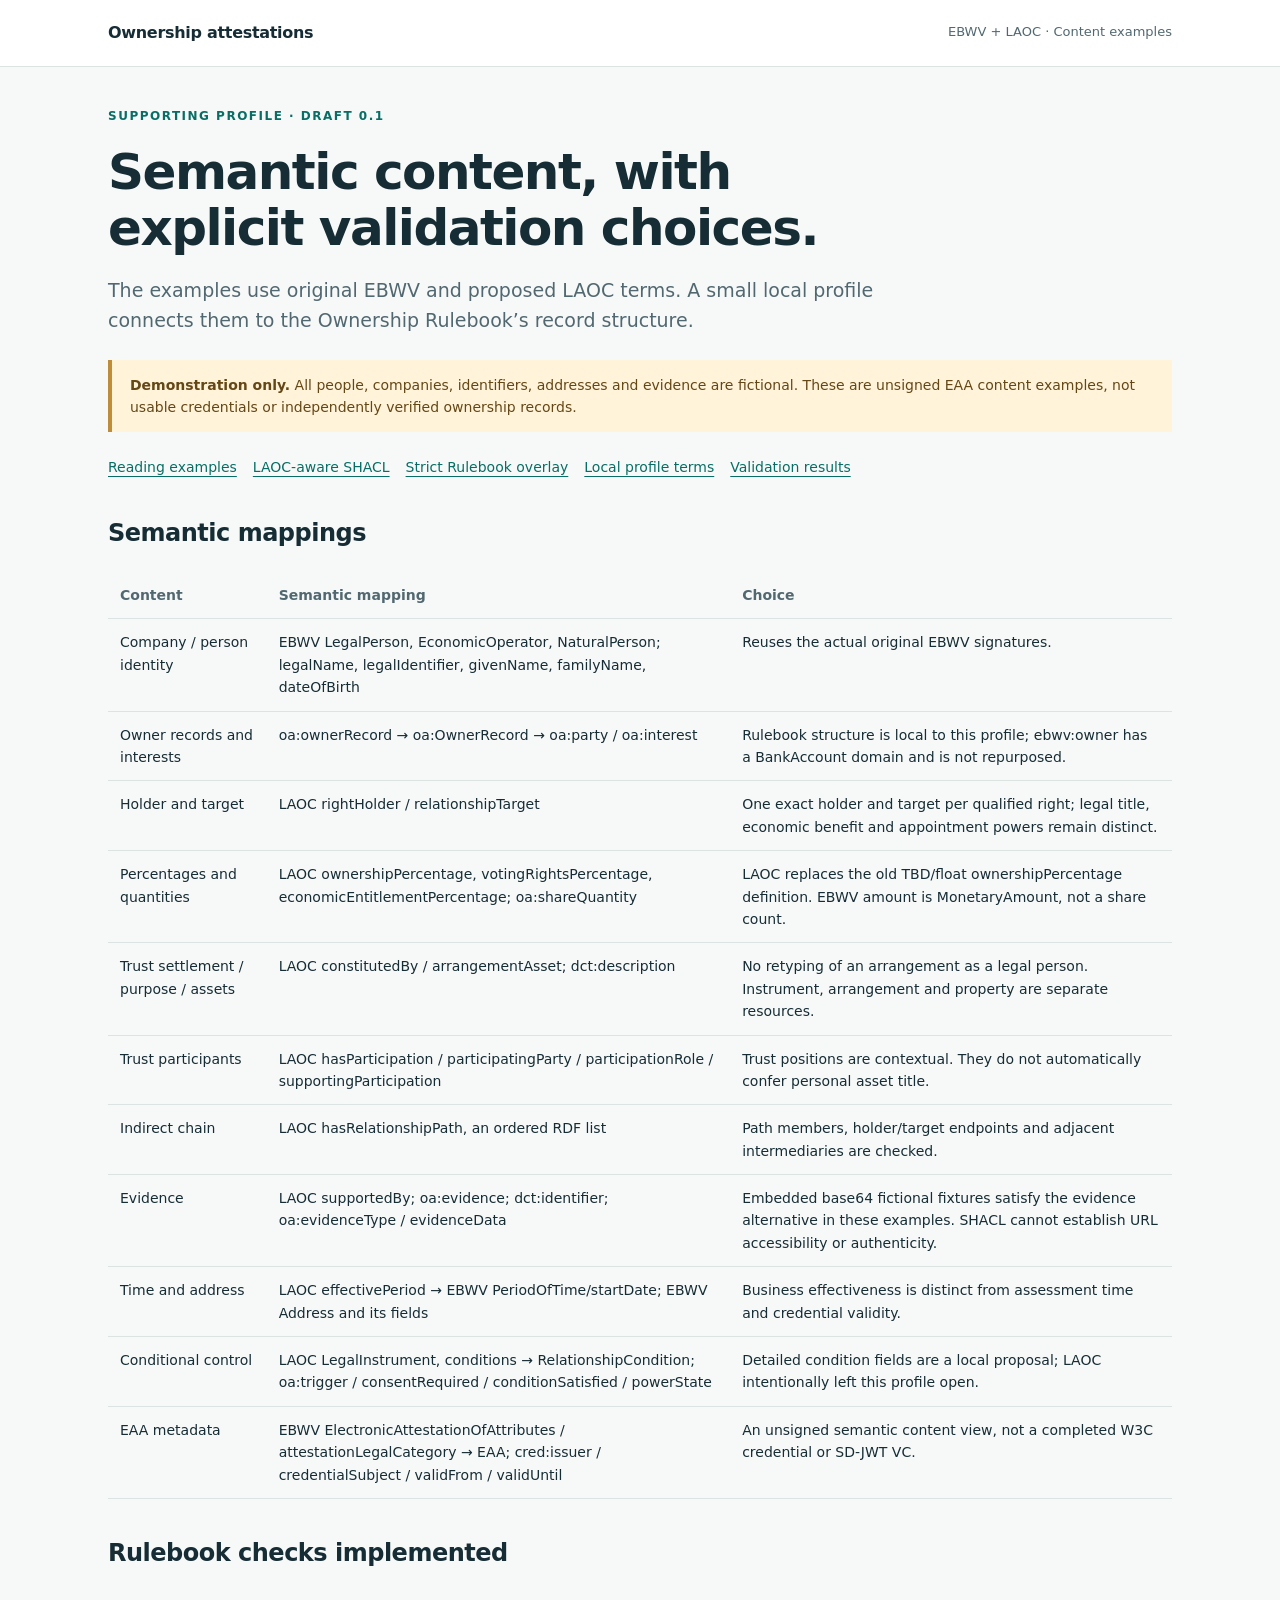
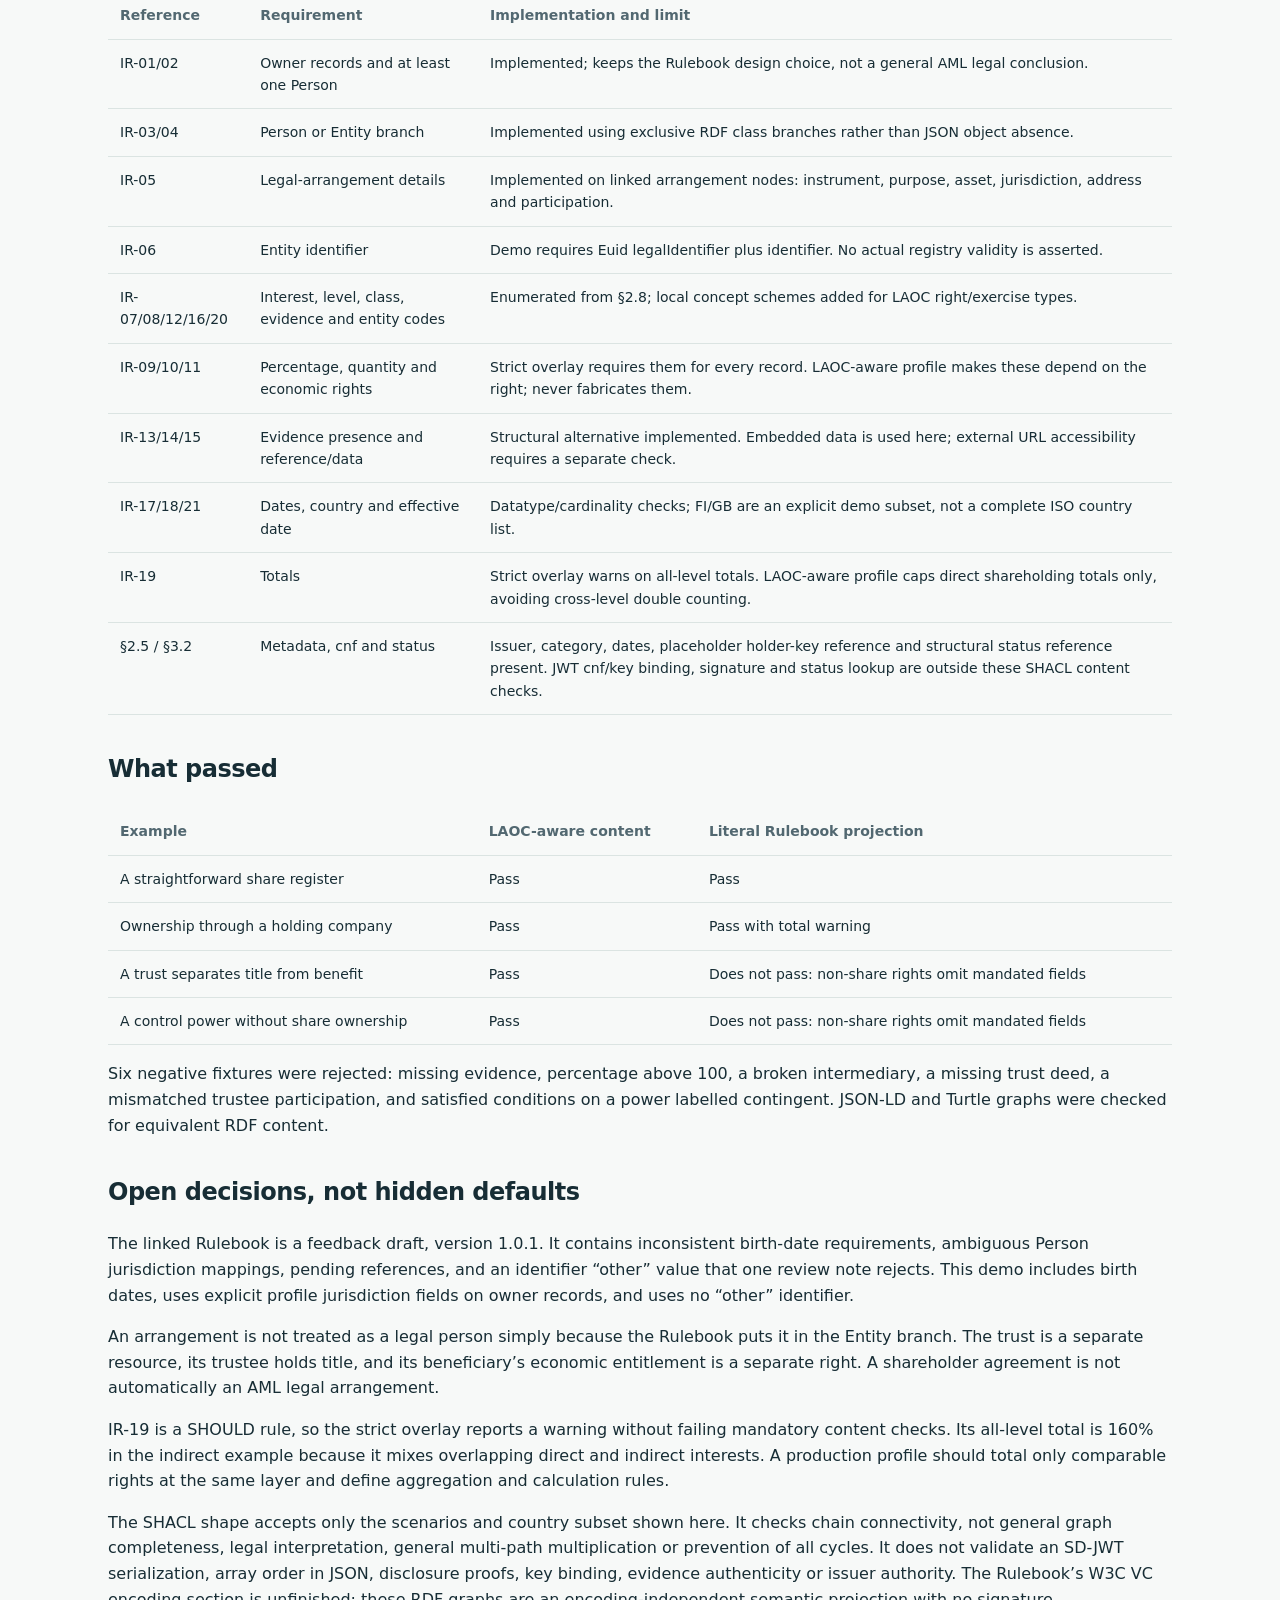
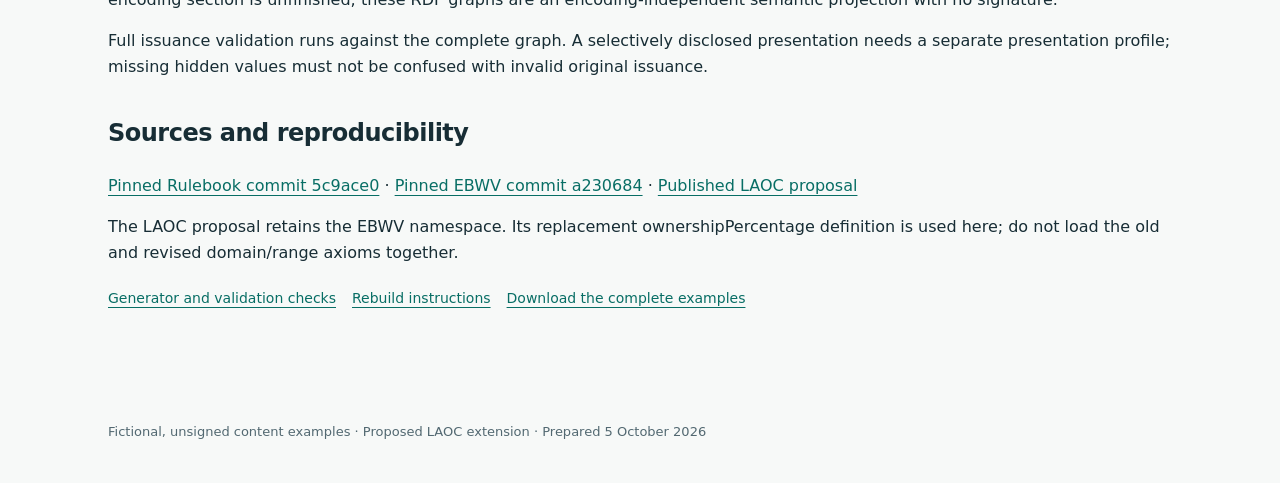
<file: docs/ownership-attestations/profile.html>
<!doctype html><html lang="en"><head><meta charset="utf-8"><meta name="viewport" content="width=device-width,initial-scale=1"><meta name="description" content="Fictional Ownership Attestation examples using EBWV and LAOC"><title>Semantic and SHACL profile · Ownership attestations</title><link rel="stylesheet" href="style.css"></head><body><header><nav><a class="brand" href="index.html">Ownership attestations</a><span>EBWV + LAOC · Content examples</span></nav></header><main><div class="eyebrow">Supporting profile · Draft 0.1</div><h1>Semantic content, with explicit validation choices.</h1><p class="lead">The examples use original EBWV and proposed LAOC terms. A small local profile connects them to the Ownership Rulebook’s record structure.</p><div class="notice"><strong>Demonstration only.</strong> All people, companies, identifiers, addresses and evidence are fictional. These are unsigned EAA content examples, not usable credentials or independently verified ownership records.</div><div class="bar"><a href="index.html">Reading examples</a><a href="laoc-content.shacl.ttl">LAOC-aware SHACL</a><a href="rulebook-strict-overlay.shacl.ttl">Strict Rulebook overlay</a><a href="profile-vocabulary.ttl">Local profile terms</a><a href="validation-results.json">Validation results</a></div><h2>Semantic mappings</h2><div class="table-wrap"><table><thead><tr><th>Content</th><th>Semantic mapping</th><th>Choice</th></tr></thead><tbody><tr><td>Company / person identity</td><td>EBWV LegalPerson, EconomicOperator, NaturalPerson; legalName, legalIdentifier, givenName, familyName, dateOfBirth</td><td>Reuses the actual original EBWV signatures.</td></tr><tr><td>Owner records and interests</td><td>oa:ownerRecord → oa:OwnerRecord → oa:party / oa:interest</td><td>Rulebook structure is local to this profile; ebwv:owner has a BankAccount domain and is not repurposed.</td></tr><tr><td>Holder and target</td><td>LAOC rightHolder / relationshipTarget</td><td>One exact holder and target per qualified right; legal title, economic benefit and appointment powers remain distinct.</td></tr><tr><td>Percentages and quantities</td><td>LAOC ownershipPercentage, votingRightsPercentage, economicEntitlementPercentage; oa:shareQuantity</td><td>LAOC replaces the old TBD/float ownershipPercentage definition. EBWV amount is MonetaryAmount, not a share count.</td></tr><tr><td>Trust settlement / purpose / assets</td><td>LAOC constitutedBy / arrangementAsset; dct:description</td><td>No retyping of an arrangement as a legal person. Instrument, arrangement and property are separate resources.</td></tr><tr><td>Trust participants</td><td>LAOC hasParticipation / participatingParty / participationRole / supportingParticipation</td><td>Trust positions are contextual. They do not automatically confer personal asset title.</td></tr><tr><td>Indirect chain</td><td>LAOC hasRelationshipPath, an ordered RDF list</td><td>Path members, holder/target endpoints and adjacent intermediaries are checked.</td></tr><tr><td>Evidence</td><td>LAOC supportedBy; oa:evidence; dct:identifier; oa:evidenceType / evidenceData</td><td>Embedded base64 fictional fixtures satisfy the evidence alternative in these examples. SHACL cannot establish URL accessibility or authenticity.</td></tr><tr><td>Time and address</td><td>LAOC effectivePeriod → EBWV PeriodOfTime/startDate; EBWV Address and its fields</td><td>Business effectiveness is distinct from assessment time and credential validity.</td></tr><tr><td>Conditional control</td><td>LAOC LegalInstrument, conditions → RelationshipCondition; oa:trigger / consentRequired / conditionSatisfied / powerState</td><td>Detailed condition fields are a local proposal; LAOC intentionally left this profile open.</td></tr><tr><td>EAA metadata</td><td>EBWV ElectronicAttestationOfAttributes / attestationLegalCategory → EAA; cred:issuer / credentialSubject / validFrom / validUntil</td><td>An unsigned semantic content view, not a completed W3C credential or SD-JWT VC.</td></tr></tbody></table></div><h2>Rulebook checks implemented</h2><div class="table-wrap"><table><thead><tr><th>Reference</th><th>Requirement</th><th>Implementation and limit</th></tr></thead><tbody><tr><td>IR-01/02</td><td>Owner records and at least one Person</td><td>Implemented; keeps the Rulebook design choice, not a general AML legal conclusion.</td></tr><tr><td>IR-03/04</td><td>Person or Entity branch</td><td>Implemented using exclusive RDF class branches rather than JSON object absence.</td></tr><tr><td>IR-05</td><td>Legal-arrangement details</td><td>Implemented on linked arrangement nodes: instrument, purpose, asset, jurisdiction, address and participation.</td></tr><tr><td>IR-06</td><td>Entity identifier</td><td>Demo requires Euid legalIdentifier plus identifier. No actual registry validity is asserted.</td></tr><tr><td>IR-07/08/12/16/20</td><td>Interest, level, class, evidence and entity codes</td><td>Enumerated from §2.8; local concept schemes added for LAOC right/exercise types.</td></tr><tr><td>IR-09/10/11</td><td>Percentage, quantity and economic rights</td><td>Strict overlay requires them for every record. LAOC-aware profile makes these depend on the right; never fabricates them.</td></tr><tr><td>IR-13/14/15</td><td>Evidence presence and reference/data</td><td>Structural alternative implemented. Embedded data is used here; external URL accessibility requires a separate check.</td></tr><tr><td>IR-17/18/21</td><td>Dates, country and effective date</td><td>Datatype/cardinality checks; FI/GB are an explicit demo subset, not a complete ISO country list.</td></tr><tr><td>IR-19</td><td>Totals</td><td>Strict overlay warns on all-level totals. LAOC-aware profile caps direct shareholding totals only, avoiding cross-level double counting.</td></tr><tr><td>§2.5 / §3.2</td><td>Metadata, cnf and status</td><td>Issuer, category, dates, placeholder holder-key reference and structural status reference present. JWT cnf/key binding, signature and status lookup are outside these SHACL content checks.</td></tr></tbody></table></div><h2>What passed</h2><div class="table-wrap"><table><thead><tr><th>Example</th><th>LAOC-aware content</th><th>Literal Rulebook projection</th></tr></thead><tbody><tr><td>A straightforward share register</td><td>Pass</td><td>Pass</td></tr><tr><td>Ownership through a holding company</td><td>Pass</td><td>Pass with total warning</td></tr><tr><td>A trust separates title from benefit</td><td>Pass</td><td>Does not pass: non-share rights omit mandated fields</td></tr><tr><td>A control power without share ownership</td><td>Pass</td><td>Does not pass: non-share rights omit mandated fields</td></tr></tbody></table></div><p>Six negative fixtures were rejected: missing evidence, percentage above 100, a broken intermediary, a missing trust deed, a mismatched trustee participation, and satisfied conditions on a power labelled contingent. JSON-LD and Turtle graphs were checked for equivalent RDF content.</p><h2>Open decisions, not hidden defaults</h2><p>The linked Rulebook is a feedback draft, version 1.0.1. It contains inconsistent birth-date requirements, ambiguous Person jurisdiction mappings, pending references, and an identifier “other” value that one review note rejects. This demo includes birth dates, uses explicit profile jurisdiction fields on owner records, and uses no “other” identifier.</p><p>An arrangement is not treated as a legal person simply because the Rulebook puts it in the Entity branch. The trust is a separate resource, its trustee holds title, and its beneficiary’s economic entitlement is a separate right. A shareholder agreement is not automatically an AML legal arrangement.</p><p>IR-19 is a SHOULD rule, so the strict overlay reports a warning without failing mandatory content checks. Its all-level total is 160% in the indirect example because it mixes overlapping direct and indirect interests. A production profile should total only comparable rights at the same layer and define aggregation and calculation rules.</p><p>The SHACL shape accepts only the scenarios and country subset shown here. It checks chain connectivity, not general graph completeness, legal interpretation, general multi-path multiplication or prevention of all cycles. It does not validate an SD-JWT serialization, array order in JSON, disclosure proofs, key binding, evidence authenticity or issuer authority. The Rulebook’s W3C VC encoding section is unfinished; these RDF graphs are an encoding-independent semantic projection with no signature.</p><p>Full issuance validation runs against the complete graph. A selectively disclosed presentation needs a separate presentation profile; missing hidden values must not be confused with invalid original issuance.</p><h2>Sources and reproducibility</h2><p><a href="https://github.com/webuild-consortium/webuild-attestation-rulebooks-catalog/blob/5c9ace01b674ca302f1dd5cc03e58b54c6dd32b5/rulebooks/rb-ownership/README.md">Pinned Rulebook commit 5c9ace0</a> · <a href="https://github.com/webuild-consortium/wp4-semantics-group/blob/a2306846c73de3272321bd82e3d83b3051f45f17/vocab/src/vocabulary.yml">Pinned EBWV commit a230684</a> · <a href="https://jgmikael.github.io/docs/ebwv-ownership/">Published LAOC proposal</a></p><p>The LAOC proposal retains the EBWV namespace. Its replacement ownershipPercentage definition is used here; do not load the old and revised domain/range axioms together.</p><div class="bar"><a href="build_examples.py">Generator and validation checks</a><a href="README.md">Rebuild instructions</a><a href="ownership-attestation-examples.zip">Download the complete examples</a></div></main><footer>Fictional, unsigned content examples · Proposed LAOC extension · Prepared 5 October 2026</footer></body></html>
</file>
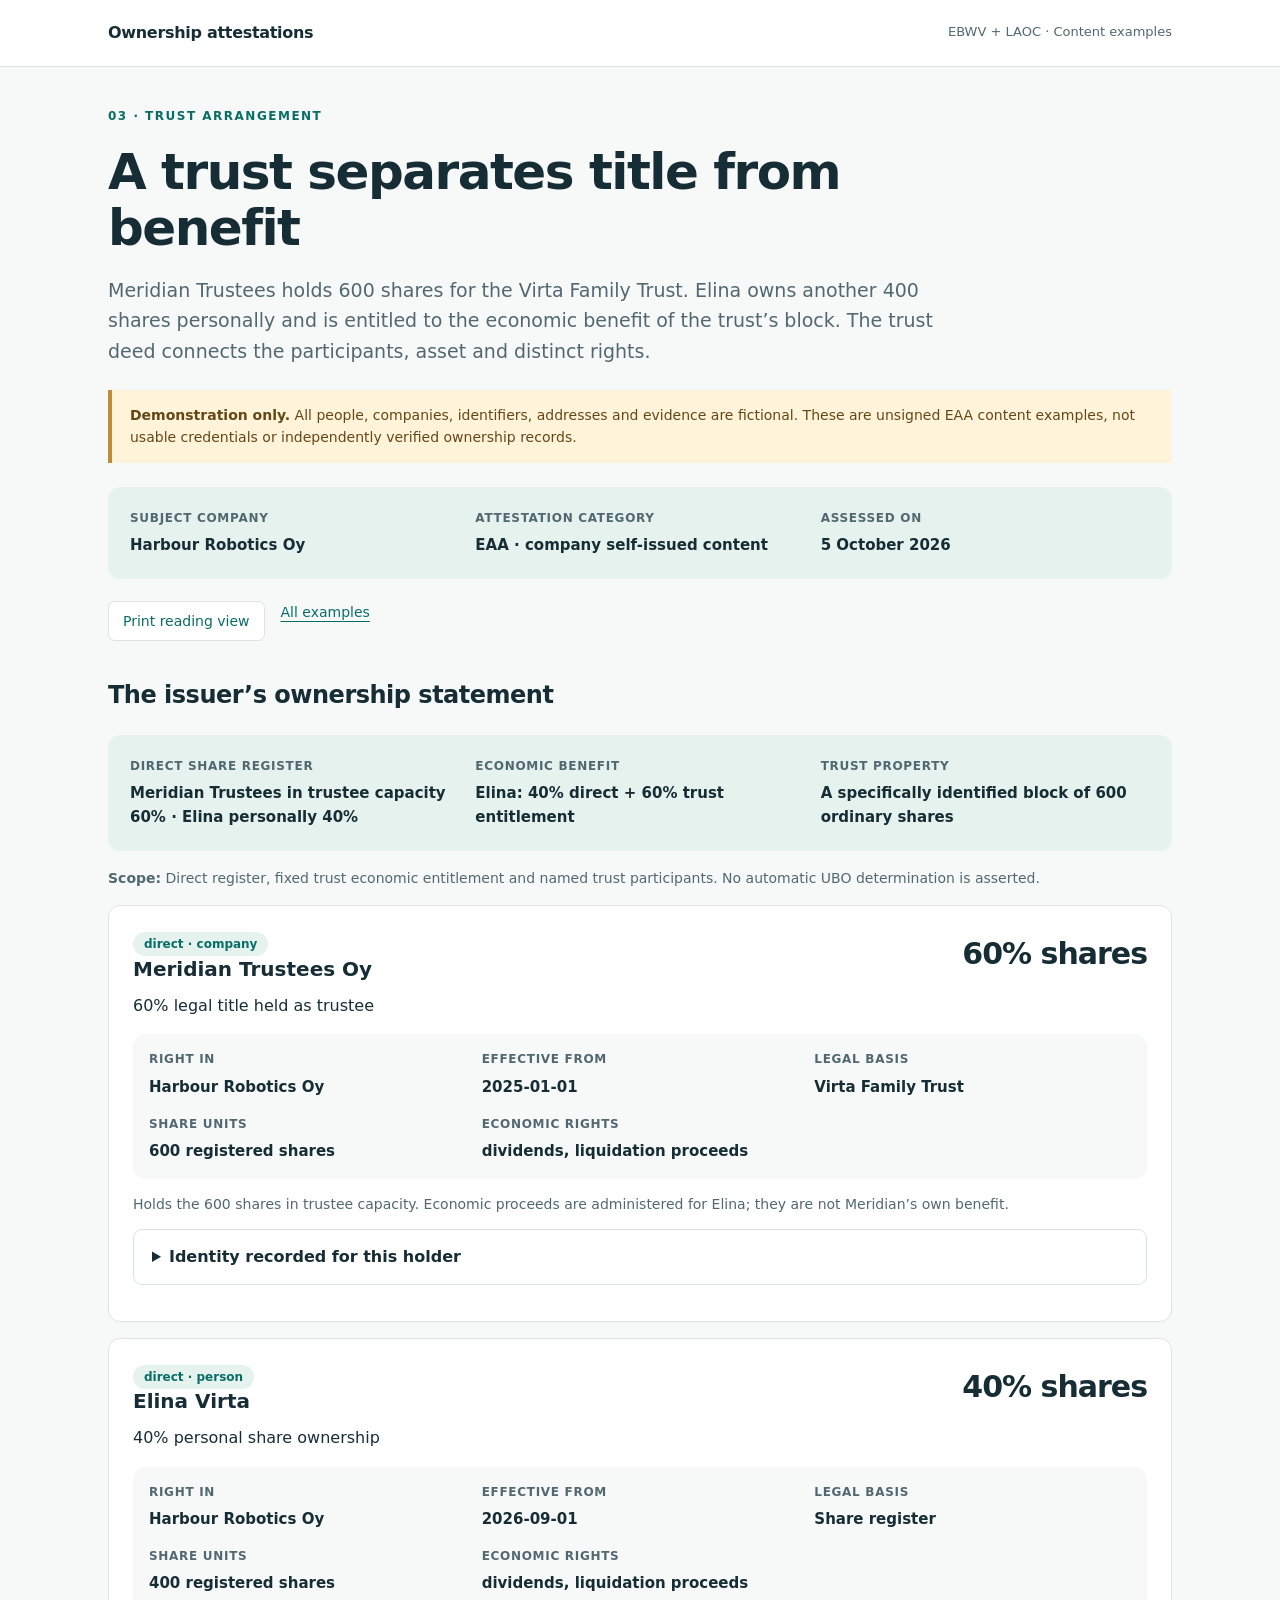
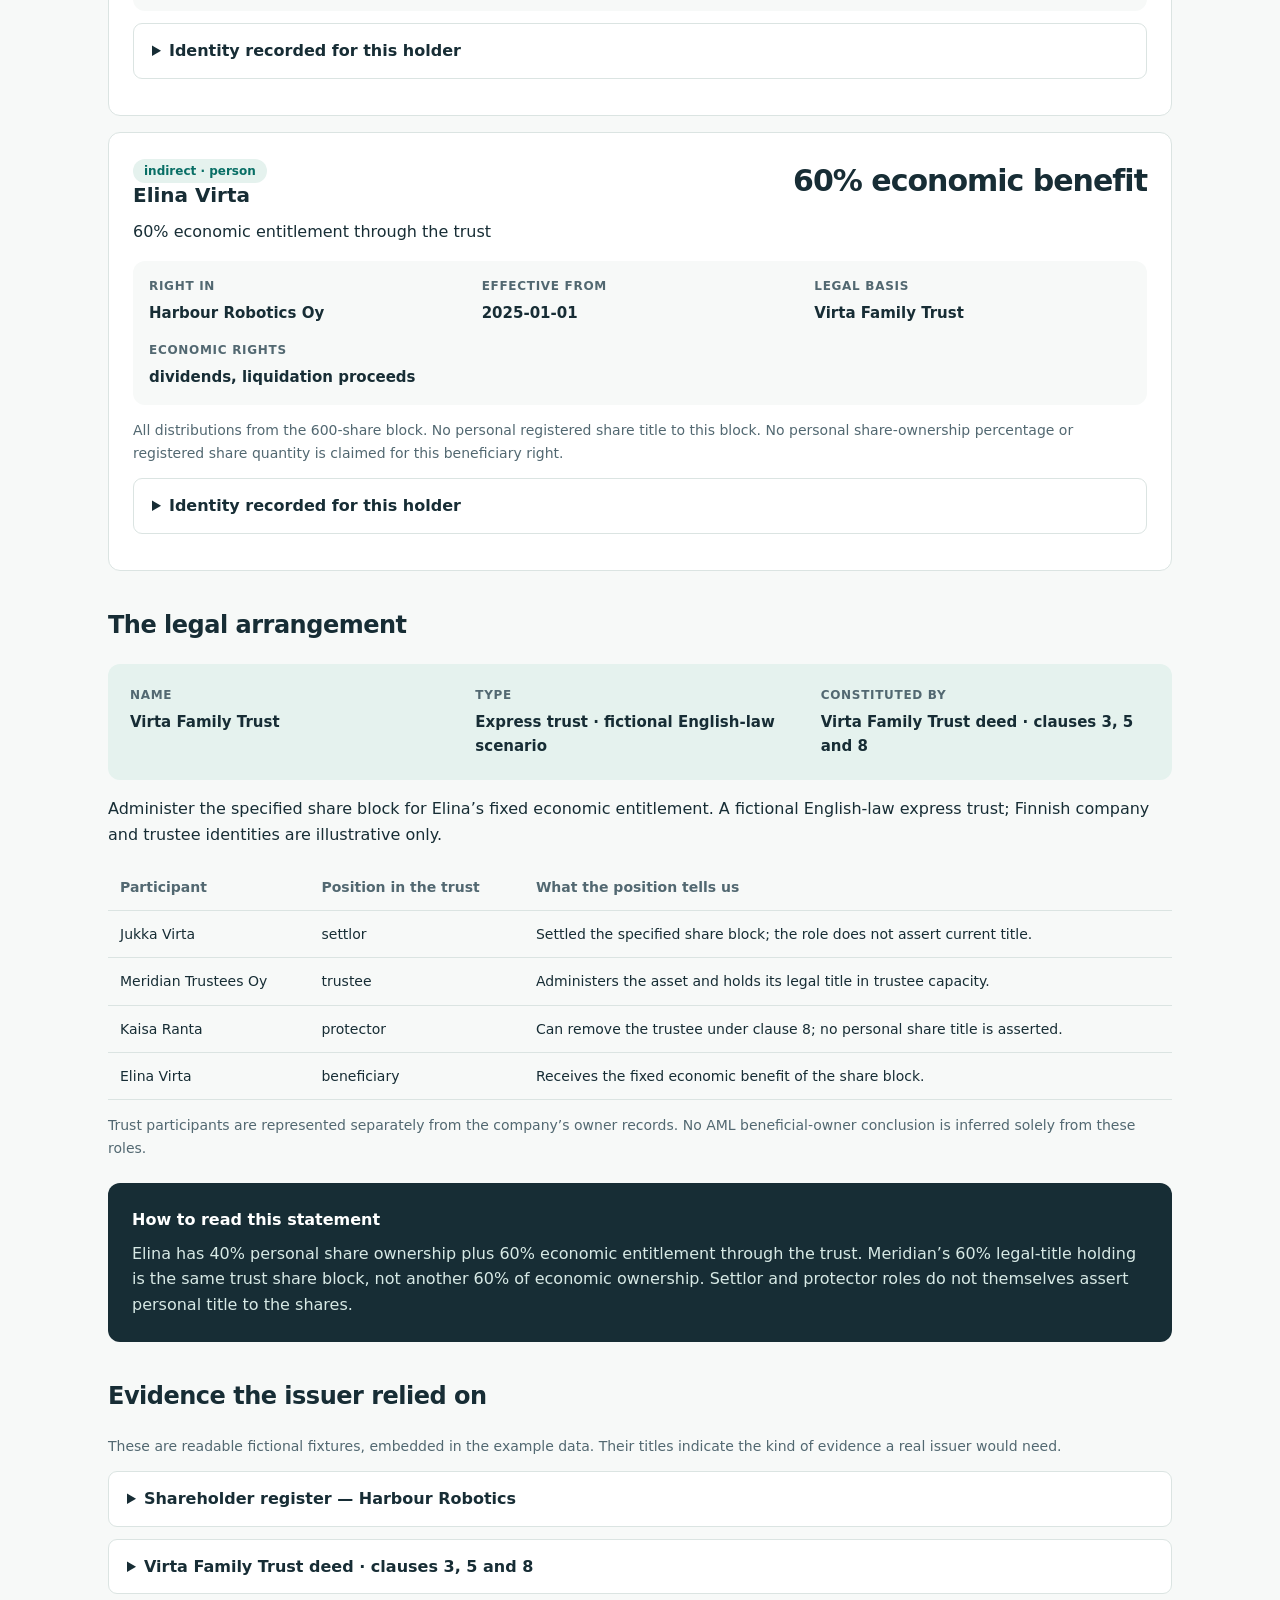
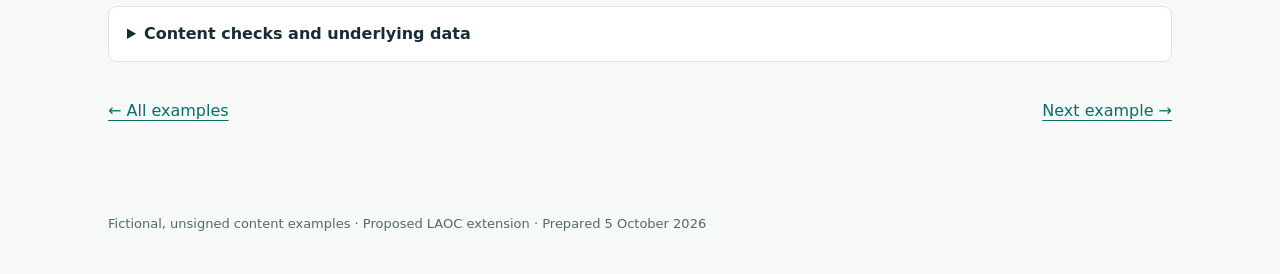
<file: docs/ownership-attestations/trust-arrangement.html>
<!doctype html><html lang="en"><head><meta charset="utf-8"><meta name="viewport" content="width=device-width,initial-scale=1"><meta name="description" content="Fictional Ownership Attestation examples using EBWV and LAOC"><title>A trust separates title from benefit · Ownership attestations</title><link rel="stylesheet" href="style.css"></head><body><header><nav><a class="brand" href="index.html">Ownership attestations</a><span>EBWV + LAOC · Content examples</span></nav></header><main><div class="eyebrow">03 · Trust arrangement</div><h1>A trust separates title from benefit</h1><p class="lead">Meridian Trustees holds 600 shares for the Virta Family Trust. Elina owns another 400 shares personally and is entitled to the economic benefit of the trust’s block. The trust deed connects the participants, asset and distinct rights.</p><div class="notice"><strong>Demonstration only.</strong> All people, companies, identifiers, addresses and evidence are fictional. These are unsigned EAA content examples, not usable credentials or independently verified ownership records.</div><dl class="facts"><div><dt>Subject company</dt><dd>Harbour Robotics Oy</dd></div><div><dt>Attestation category</dt><dd>EAA · company self-issued content</dd></div><div><dt>Assessed on</dt><dd>5 October 2026</dd></div></dl><div class="bar"><button onclick="window.print()">Print reading view</button><a href="index.html">All examples</a></div><h2>The issuer’s ownership statement</h2><dl class="facts"><div><dt>Direct share register</dt><dd>Meridian Trustees in trustee capacity 60% · Elina personally 40%</dd></div><div><dt>Economic benefit</dt><dd>Elina: 40% direct + 60% trust entitlement</dd></div><div><dt>Trust property</dt><dd>A specifically identified block of 600 ordinary shares</dd></div></dl><p class="small"><strong>Scope:</strong> Direct register, fixed trust economic entitlement and named trust participants. No automatic UBO determination is asserted.</p><article class="owner"><div class="owner-top"><div><span class="badge">direct · company</span><h3>Meridian Trustees Oy</h3><div>60% legal title held as trustee</div></div><div class="metric">60% shares</div></div><dl class="facts"><div><dt>Right in</dt><dd>Harbour Robotics Oy</dd></div><div><dt>Effective from</dt><dd>2025-01-01</dd></div><div><dt>Legal basis</dt><dd>Virta Family Trust</dd></div><div><dt>Share units</dt><dd>600 registered shares</dd></div><div><dt>Economic rights</dt><dd>dividends, liquidation proceeds</dd></div></dl><p class="small">Holds the 600 shares in trustee capacity. Economic proceeds are administered for Elina; they are not Meridian’s own benefit.</p><details><summary>Identity recorded for this holder</summary><dl class="facts"><div><dt>Legal identifier</dt><dd>FI.DEMO.MERIDIAN-TRUSTEES</dd></div><div><dt>Legal form</dt><dd>Private limited company</dd></div><div><dt>Registered jurisdiction</dt><dd>FI</dd></div><div><dt>Fictional address</dt><dd>Example Street 1 00100 Helsinki FI</dd></div></dl></details></article><article class="owner"><div class="owner-top"><div><span class="badge">direct · person</span><h3>Elina Virta</h3><div>40% personal share ownership</div></div><div class="metric">40% shares</div></div><dl class="facts"><div><dt>Right in</dt><dd>Harbour Robotics Oy</dd></div><div><dt>Effective from</dt><dd>2026-09-01</dd></div><div><dt>Legal basis</dt><dd>Share register</dd></div><div><dt>Share units</dt><dd>400 registered shares</dd></div><div><dt>Economic rights</dt><dd>dividends, liquidation proceeds</dd></div></dl><details><summary>Identity recorded for this holder</summary><dl class="facts"><div><dt>Date of birth</dt><dd>1990-06-15</dd></div><div><dt>Jurisdiction of this owner entry</dt><dd>FI</dd></div><div><dt>Fictional address</dt><dd>Example Street 1 00100 Helsinki FI</dd></div></dl></details></article><article class="owner"><div class="owner-top"><div><span class="badge">indirect · person</span><h3>Elina Virta</h3><div>60% economic entitlement through the trust</div></div><div class="metric">60% economic benefit</div></div><dl class="facts"><div><dt>Right in</dt><dd>Harbour Robotics Oy</dd></div><div><dt>Effective from</dt><dd>2025-01-01</dd></div><div><dt>Legal basis</dt><dd>Virta Family Trust</dd></div><div><dt>Economic rights</dt><dd>dividends, liquidation proceeds</dd></div></dl><p class="small">All distributions from the 600-share block. No personal registered share title to this block. No personal share-ownership percentage or registered share quantity is claimed for this beneficiary right.</p><details><summary>Identity recorded for this holder</summary><dl class="facts"><div><dt>Date of birth</dt><dd>1990-06-15</dd></div><div><dt>Jurisdiction of this owner entry</dt><dd>FI</dd></div><div><dt>Fictional address</dt><dd>Example Street 1 00100 Helsinki FI</dd></div></dl></details></article><h2>The legal arrangement</h2><dl class="facts"><div><dt>Name</dt><dd>Virta Family Trust</dd></div><div><dt>Type</dt><dd>Express trust · fictional English-law scenario</dd></div><div><dt>Constituted by</dt><dd>Virta Family Trust deed · clauses 3, 5 and 8</dd></div></dl><p>Administer the specified share block for Elina’s fixed economic entitlement. A fictional English-law express trust; Finnish company and trustee identities are illustrative only.</p><div class="table-wrap"><table><thead><tr><th>Participant</th><th>Position in the trust</th><th>What the position tells us</th></tr></thead><tbody><tr><td>Jukka Virta</td><td>settlor</td><td>Settled the specified share block; the role does not assert current title.</td></tr><tr><td>Meridian Trustees Oy</td><td>trustee</td><td>Administers the asset and holds its legal title in trustee capacity.</td></tr><tr><td>Kaisa Ranta</td><td>protector</td><td>Can remove the trustee under clause 8; no personal share title is asserted.</td></tr><tr><td>Elina Virta</td><td>beneficiary</td><td>Receives the fixed economic benefit of the share block.</td></tr></tbody></table></div><p class="small">Trust participants are represented separately from the company’s owner records. No AML beneficial-owner conclusion is inferred solely from these roles.</p><div class="takeaway"><strong>How to read this statement</strong><p>Elina has 40% personal share ownership plus 60% economic entitlement through the trust. Meridian’s 60% legal-title holding is the same trust share block, not another 60% of economic ownership. Settlor and protector roles do not themselves assert personal title to the shares.</p></div><h2>Evidence the issuer relied on</h2><p class="small">These are readable fictional fixtures, embedded in the example data. Their titles indicate the kind of evidence a real issuer would need.</p><details><summary>Shareholder register — Harbour Robotics</summary><pre>FICTIONAL DEMONSTRATION DOCUMENT — NOT AN AUTHENTIC REGISTER OR LEGAL INSTRUMENT.

1,000 ordinary shares issued. Meridian Trustees Oy is registered for 600 as trustee of Virta Family Trust. Elina Virta personally owns 400 separately.</pre></details><details><summary>Virta Family Trust deed · clauses 3, 5 and 8</summary><pre>FICTIONAL DEMONSTRATION DOCUMENT — NOT AN AUTHENTIC REGISTER OR LEGAL INSTRUMENT.

Fictional deed: Jukka settled a 600-share block. Meridian holds legal title as trustee. Elina has a fixed entitlement to all distributions attributable to that block. Kaisa may remove the trustee under clause 8; this is not personal title to the block.</pre></details><details><summary>Content checks and underlying data</summary><p><strong>LAOC-aware content profile:</strong> passes the implemented SHACL checks. <strong>Literal Rulebook projection:</strong> Does not pass literal IR-09/10/11 requirements.</p><p>These results check structure and internal consistency. They do not establish truth, evidence authenticity, issuer authority, revocation or signature validity. This is unsigned content, with a placeholder holder key and status reference.</p><p>Non-share rights omit artificial ownership percentages and share quantities; the profile deliberately departs from the Rulebook here.</p><div class="bar"><a href="trust-arrangement.jsonld">JSON-LD content</a><a href="trust-arrangement.ttl">Turtle content</a><a href="profile.html">SHACL profile and mapping</a><a href="validation-results.json">Validation report</a></div><dl class="facts"><div><dt>Issued</dt><dd>5 October 2026 · 09:00 UTC</dd></div><div><dt>Content validity ends</dt><dd>4 November 2026 · 09:00 UTC</dd></div><div><dt>Issuer and subject</dt><dd>Harbour Robotics Oy</dd></div></dl></details><div class="next"><a href="index.html">← All examples</a><a href="conditional-control.html">Next example →</a></div></main><footer>Fictional, unsigned content examples · Proposed LAOC extension · Prepared 5 October 2026</footer></body></html>
</file>
<file: docs/ownership-attestations/style.css>
:root{--ink:#172d35;--muted:#526871;--paper:#f7f9f8;--line:#dbe4e2;--teal:#086e65;--pale:#e5f2ee;--amber:#805417;--gold:#fff3d9}*{box-sizing:border-box}body{margin:0;background:var(--paper);color:var(--ink);font:16px/1.6 system-ui,-apple-system,BlinkMacSystemFont,"Segoe UI",sans-serif}a{color:var(--teal);text-underline-offset:4px}header{border-bottom:1px solid var(--line);background:#fff}nav{max-width:1120px;margin:auto;display:flex;align-items:center;justify-content:space-between;padding:20px 28px;gap:20px}.brand{font-weight:750;letter-spacing:-.3px;text-decoration:none;color:var(--ink)}nav span{font-size:13px;color:var(--muted)}main{max-width:1120px;margin:auto;padding:40px 28px 70px}h1{font-size:clamp(32px,5vw,50px);line-height:1.12;letter-spacing:-1.5px;max-width:830px;margin:18px 0 18px}h2{font-size:24px;letter-spacing:-.5px;margin-top:35px}h3{font-size:20px;line-height:1.35;margin:6px 0 10px}.eyebrow{color:var(--teal);text-transform:uppercase;font-size:12px;font-weight:800;letter-spacing:1.5px}.lead{font-size:19px;color:var(--muted);max-width:850px}.notice{background:var(--gold);border-left:4px solid #bf8d39;padding:14px 18px;margin:24px 0;font-size:14px;color:#654716}.grid{display:grid;grid-template-columns:1fr 1fr;gap:20px}.card{display:block;background:white;border:1px solid var(--line);border-radius:14px;padding:26px;text-decoration:none;color:var(--ink)}a.card:hover{border-color:var(--teal);box-shadow:0 6px 20px #163f3510}.card p{color:var(--muted)}.card .open{color:var(--teal);font-weight:700;font-size:14px}.bar{display:flex;gap:16px;flex-wrap:wrap;margin:22px 0}.bar a{font-size:14px}.facts{display:grid;grid-template-columns:repeat(3,1fr);gap:16px;padding:22px;background:var(--pale);border-radius:12px}.facts dt{font-size:12px;text-transform:uppercase;letter-spacing:.7px;color:var(--muted);font-weight:700}.facts dd{margin:5px 0 0;font-size:15px;font-weight:650}.owner{background:white;border:1px solid var(--line);border-radius:12px;margin:16px 0;padding:24px}.owner-top{display:flex;justify-content:space-between;gap:20px;align-items:start}.owner h3{margin-top:0}.badge{font-size:12px;font-weight:700;color:var(--teal);background:var(--pale);border-radius:20px;padding:5px 11px;white-space:nowrap}.badge.warn{background:var(--gold);color:var(--amber)}.metric{font-size:30px;font-weight:750;letter-spacing:-1px}.owner .facts{background:var(--paper);margin-bottom:0;grid-template-columns:repeat(3,1fr);padding:16px}.takeaway{background:var(--ink);color:white;border-radius:12px;padding:24px;margin:24px 0}.takeaway strong{display:block;margin-bottom:8px}.takeaway p{margin:0;color:#d7e9e5}.path{border-left:3px solid var(--teal);padding:10px 18px;background:white;margin:12px 0}.path span{display:block;color:var(--muted)}details{border:1px solid var(--line);border-radius:9px;background:white;margin:12px 0;padding:14px 18px}summary{cursor:pointer;font-weight:650}details p{font-size:14px;color:var(--muted)}pre{white-space:pre-wrap;overflow-wrap:anywhere;font-size:13px;background:var(--paper);border-radius:6px;padding:16px}table{width:100%;border-collapse:collapse;font-size:14px}th,td{text-align:left;padding:12px;border-bottom:1px solid var(--line);vertical-align:top}th{color:var(--muted)}.table-wrap{overflow:auto}.small{font-size:14px;color:var(--muted)}footer{max-width:1120px;padding:20px 28px 40px;margin:auto;color:var(--muted);font-size:13px}.next{display:flex;justify-content:space-between;margin-top:36px}button{font:inherit;font-size:14px;background:white;color:var(--teal);border:1px solid var(--line);border-radius:7px;padding:8px 14px;cursor:pointer}@media(max-width:700px){.grid,.facts,.owner .facts{grid-template-columns:1fr}main{padding:28px 18px}nav{padding:16px 18px}nav span{display:none}.owner-top{display:block}.metric{margin-top:12px}h1{letter-spacing:-1px}.badge{display:inline-block}}@media print{nav,.bar,.next,button{display:none}body{background:white}main{padding:0}.owner{break-inside:avoid}details{display:none}.facts{background:#f4f4f4}}
</file>
